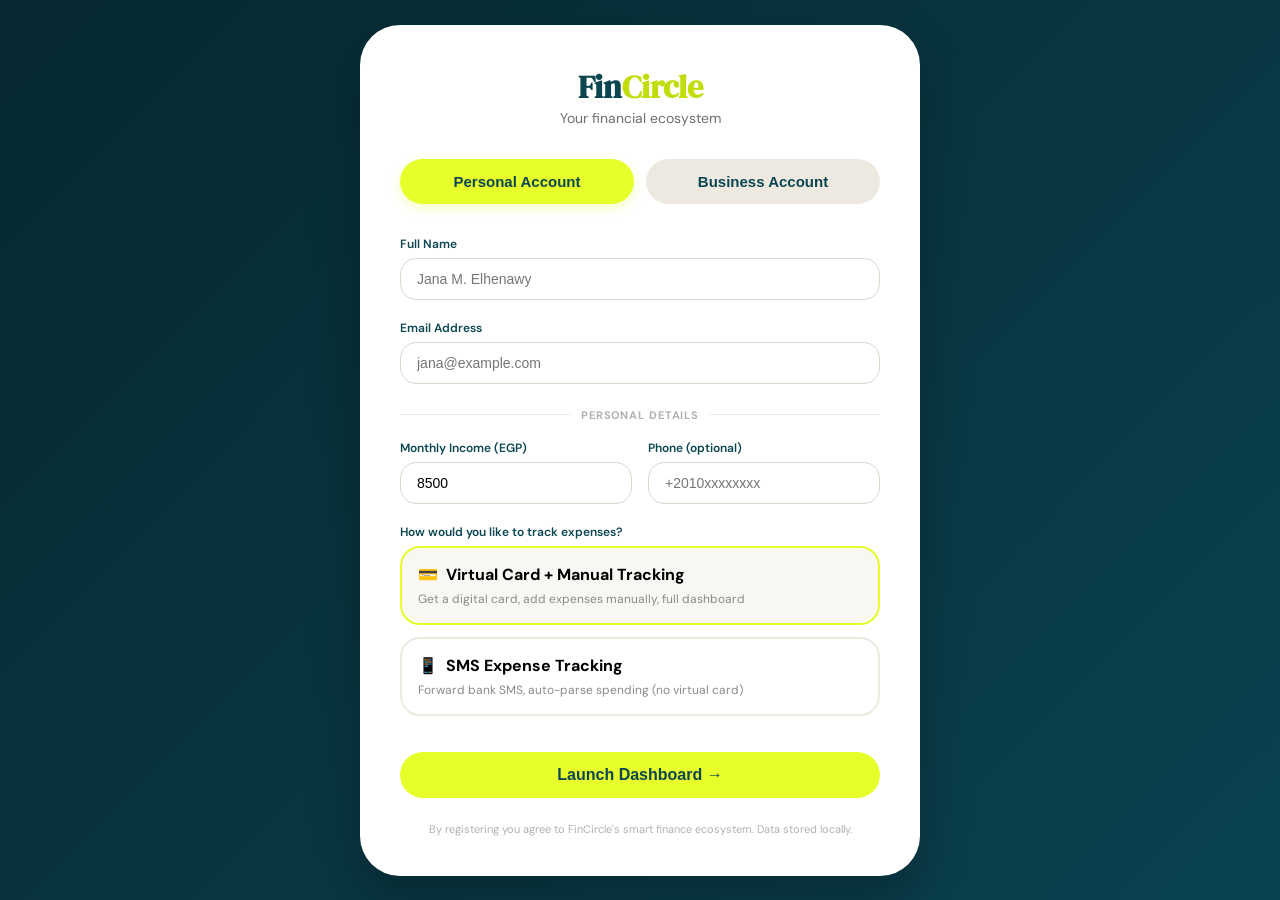
<file: index.html>
<!DOCTYPE html>
<html lang="en">
<head>
<meta charset="UTF-8">
<meta name="viewport" content="width=device-width, initial-scale=1.0">
<title>FinCircle – Register</title>
<link href="https://fonts.googleapis.com/css2?family=DM+Serif+Display:ital@0;1&family=DM+Sans:wght@400;500;600;700&display=swap" rel="stylesheet">
<link href="Stylereg.css" rel="stylesheet">
<style>
/* ── Animated form switcher ── */
.form-section {
  overflow: hidden;
  transition: max-height 0.45s cubic-bezier(0.4,0,0.2,1), opacity 0.35s ease;
}
.form-section.hidden {
  max-height: 0 !important;
  opacity: 0;
  pointer-events: none;
}
.form-section.visible {
  opacity: 1;
}

/* ── Business badge on toggle ── */
.type-btn.business.active {
  background: #0B4650;
  color: #E6FF2B;
  box-shadow: 0 4px 12px rgba(11,70,80,0.25);
}
.type-btn.personal.active {
  background: #E6FF2B;
  color: #0B4650;
  box-shadow: 0 4px 12px rgba(230,255,43,0.3);
}

/* ── Section divider ── */
.section-label {
  display: flex;
  align-items: center;
  gap: 10px;
  margin: 4px 0 18px;
  font-size: 11px;
  font-weight: 700;
  letter-spacing: 0.08em;
  color: #B0B1B4;
  text-transform: uppercase;
}
.section-label::before,
.section-label::after {
  content: '';
  flex: 1;
  height: 1px;
  background: #EDE9E0;
}

/* ── Business extras ── */
.biz-icon { font-size: 20px; margin-right: 4px; }

.input-group select {
  width: 100%;
  padding: 12px 16px;
  border-radius: 16px;
  border: 1.5px solid #DDD8CC;
  font-size: 14px;
  font-family: 'DM Sans', sans-serif;
  background: white;
  color: #0B4650;
  cursor: pointer;
  transition: 0.2s;
  appearance: none;
  background-image: url("data:image/svg+xml,%3Csvg xmlns='http://www.w3.org/2000/svg' width='12' height='8' viewBox='0 0 12 8'%3E%3Cpath d='M1 1l5 5 5-5' stroke='%230B4650' stroke-width='1.8' fill='none' stroke-linecap='round'/%3E%3C/svg%3E");
  background-repeat: no-repeat;
  background-position: right 16px center;
}
.input-group select:focus { border-color: #0D5260; outline: none; }

/* ── Info hint ── */
.input-hint {
  font-size: 11px;
  color: #B0B1B4;
  margin-top: 5px;
  padding-left: 4px;
}

/* ── Payroll & employee highlight ── */
.biz-highlight {
  background: linear-gradient(135deg, #F4FFF0, #EDFFF7);
  border: 1.5px solid #C2DC08;
  border-radius: 20px;
  padding: 16px 18px;
  margin-bottom: 20px;
  display: flex;
  align-items: center;
  gap: 14px;
}
.biz-highlight .bh-icon {
  width: 44px;
  height: 44px;
  background: #E6FF2B;
  border-radius: 14px;
  display: flex;
  align-items: center;
  justify-content: center;
  font-size: 20px;
  flex-shrink: 0;
}
.biz-highlight .bh-text strong {
  display: block;
  font-size: 13px;
  font-weight: 700;
  color: #0B4650;
}
.biz-highlight .bh-text span {
  font-size: 12px;
  color: #6E6F72;
}

/* ── Register button states ── */
.register-btn.biz-mode {
  background: #0B4650;
  color: #E6FF2B;
}
.register-btn.biz-mode:hover {
  background: #0d5260;
  box-shadow: 0 6px 16px rgba(11,70,80,0.3);
}
</style>
</head>
<body>
<div class="register-container">
  <div class="logo">
    <h1>Fin<span>Circle</span></h1>
    <div class="tagline">Your financial ecosystem</div>
  </div>

  <!-- Account type toggle -->
  <div class="toggle-type">
    <button class="type-btn personal active" id="btnPersonal">Personal Account</button>
    <button class="type-btn business" id="btnBusiness">Business Account</button>
  </div>

  <form id="regForm">

    <!-- ══ SHARED: Name + Email ══ -->
    <div class="input-group">
      <label id="nameLabel">Full Name</label>
      <input type="text" id="fullName" placeholder="Jana M. Elhenawy" required>
    </div>
    <div class="input-group">
      <label>Email Address</label>
      <input type="email" id="email" placeholder="jana@example.com" required>
    </div>

    <!-- ══ PERSONAL FORM ══ -->
    <div class="form-section visible" id="personalSection" style="max-height:600px">
      <div class="section-label">Personal Details</div>
      <div class="row-2">
        <div class="input-group">
          <label>Monthly Income (EGP)</label>
          <input type="number" id="income" value="8500" required>
        </div>
        <div class="input-group">
          <label>Phone (optional)</label>
          <input type="tel" id="phone" placeholder="+2010xxxxxxxx">
        </div>
      </div>
      <div class="input-group">
        <label>How would you like to track expenses?</label>
        <div class="method-card selected" data-method="card" id="methodCard">
          <div class="method-title"><span>💳</span> Virtual Card + Manual Tracking</div>
          <div class="method-desc">Get a digital card, add expenses manually, full dashboard</div>
        </div>
        <div class="method-card" data-method="sms" id="methodSMS">
          <div class="method-title"><span>📱</span> SMS Expense Tracking</div>
          <div class="method-desc">Forward bank SMS, auto-parse spending (no virtual card)</div>
        </div>
      </div>
    </div>

    <!-- ══ BUSINESS FORM ══ -->
    <div class="form-section hidden" id="businessSection" style="max-height:0">
      <div class="section-label">Business Details</div>

      <div class="biz-highlight">
        <div class="bh-icon">🏢</div>
        <div class="bh-text">
          <strong>Business Dashboard Unlocked</strong>
          <span>Payroll, revenue tracking, team management & AI insights</span>
        </div>
      </div>

      <div class="input-group">
        <label>Business Name</label>
        <input type="text" id="bizName" placeholder="Apex Solutions LLC">
      </div>

      <div class="row-2">
        <div class="input-group">
          <label>Industry</label>
          <select id="bizIndustry">
            <option value="retail">🛍️ Retail</option>
            <option value="tech">💻 Technology</option>
            <option value="food">🍽️ Food & Beverage</option>
            <option value="consulting">📊 Consulting</option>
            <option value="manufacturing">🏭 Manufacturing</option>
            <option value="healthcare">🏥 Healthcare</option>
            <option value="education">📚 Education</option>
            <option value="real_estate">🏠 Real Estate</option>
            <option value="other">📁 Other</option>
          </select>
        </div>
        <div class="input-group">
          <label>Business Size</label>
          <select id="bizSize">
            <option value="solo">Solo / Freelance</option>
            <option value="small" selected>2–10 Employees</option>
            <option value="medium">11–50 Employees</option>
            <option value="large">50+ Employees</option>
          </select>
        </div>
      </div>

      <div class="row-2">
        <div class="input-group">
          <label>Monthly Revenue (EGP)</label>
          <input type="number" id="bizRevenue" placeholder="150,000" value="150000">
        </div>
        <div class="input-group">
          <label>Monthly Payroll (EGP)</label>
          <input type="number" id="bizPayroll" placeholder="80,000" value="80000">
        </div>
      </div>

      <div class="row-2">
        <div class="input-group">
          <label>Number of Employees</label>
          <input type="number" id="bizEmployees" placeholder="5" value="5" min="1">
        </div>
        <div class="input-group">
          <label>Phone (optional)</label>
          <input type="tel" id="bizPhone" placeholder="+2010xxxxxxxx">
        </div>
      </div>

      <div class="input-group">
        <label>Next Payday</label>
        <input type="date" id="bizPayday" value="2026-05-31">
        <div class="input-hint">Used to schedule payroll reminders and cash-flow alerts</div>
      </div>

      <div class="input-group">
        <label>Preferred Currency</label>
        <select id="bizCurrency">
          <option value="EGP" selected>🇪🇬 EGP – Egyptian Pound</option>
          <option value="USD">🇺🇸 USD – US Dollar</option>
          <option value="EUR">🇪🇺 EUR – Euro</option>
          <option value="SAR">🇸🇦 SAR – Saudi Riyal</option>
          <option value="AED">🇦🇪 AED – UAE Dirham</option>
        </select>
      </div>
    </div>

    <!-- CTA Button -->
    <button type="button" class="register-btn" id="registerBtn">Launch Dashboard →</button>
  </form>

  <div class="legal">By registering you agree to FinCircle's smart finance ecosystem. Data stored locally.</div>
</div>

<script>
let selectedType = 'personal';
let selectedMethod = 'card';

const personalSection = document.getElementById('personalSection');
const businessSection = document.getElementById('businessSection');
const registerBtn = document.getElementById('registerBtn');
const nameLabel = document.getElementById('nameLabel');

// ── Switch to Personal ──
document.getElementById('btnPersonal').addEventListener('click', () => {
  selectedType = 'personal';
  document.getElementById('btnPersonal').classList.add('active');
  document.getElementById('btnBusiness').classList.remove('active');
  // Show personal
  personalSection.classList.remove('hidden');
  personalSection.classList.add('visible');
  personalSection.style.maxHeight = '600px';
  // Hide business
  businessSection.classList.add('hidden');
  businessSection.classList.remove('visible');
  businessSection.style.maxHeight = '0';
  // Update UI
  nameLabel.textContent = 'Full Name';
  registerBtn.classList.remove('biz-mode');
  registerBtn.textContent = 'Launch Dashboard →';
});

// ── Switch to Business ──
document.getElementById('btnBusiness').addEventListener('click', () => {
  selectedType = 'business';
  document.getElementById('btnBusiness').classList.add('active');
  document.getElementById('btnPersonal').classList.remove('active');
  // Hide personal
  personalSection.classList.add('hidden');
  personalSection.classList.remove('visible');
  personalSection.style.maxHeight = '0';
  // Show business
  businessSection.classList.remove('hidden');
  businessSection.classList.add('visible');
  businessSection.style.maxHeight = '1200px';
  // Update UI
  nameLabel.textContent = 'Owner / Contact Name';
  registerBtn.classList.add('biz-mode');
  registerBtn.textContent = 'Launch Business Dashboard →';
});

// ── Tracking method selection (personal) ──
document.getElementById('methodCard').addEventListener('click', () => {
  selectedMethod = 'card';
  document.getElementById('methodCard').classList.add('selected');
  document.getElementById('methodSMS').classList.remove('selected');
});
document.getElementById('methodSMS').addEventListener('click', () => {
  selectedMethod = 'sms';
  document.getElementById('methodSMS').classList.add('selected');
  document.getElementById('methodCard').classList.remove('selected');
});

// ── Register ──
document.getElementById('registerBtn').addEventListener('click', () => {
  const name = document.getElementById('fullName').value.trim();
  const email = document.getElementById('email').value.trim();
  if (!name || !email) return alert('Please fill in name and email');

  let user = { name, email, type: selectedType, notifications: [], transactions: [], installments: [] };

  if (selectedType === 'business') {
    const revenue = +document.getElementById('bizRevenue').value || 150000;
    const payroll = +document.getElementById('bizPayroll').value || 80000;
    user.income = revenue;
    user.balance = revenue - payroll;
    user.onboardMethod = 'card';
    user.businessData = {
      bizName: document.getElementById('bizName').value.trim() || name,
      industry: document.getElementById('bizIndustry').value,
      size: document.getElementById('bizSize').value,
      employees: +document.getElementById('bizEmployees').value || 5,
      revenue,
      payrollTotal: payroll,
      nextPayday: document.getElementById('bizPayday').value,
      currency: document.getElementById('bizCurrency').value,
      phone: document.getElementById('bizPhone').value.trim()
    };
  } else {
    const income = +document.getElementById('income').value || 8500;
    user.income = income;
    user.balance = income * 0.49;
    user.onboardMethod = selectedMethod;
    user.phone = document.getElementById('phone').value.trim();
  }

  localStorage.setItem('fincircle_user', JSON.stringify(user));
  localStorage.setItem('fincircle_session', email);

  if (selectedType === 'business') {
    window.location.href = 'BusinessDashboard.html';
  } else if (selectedMethod === 'card') {
    window.location.href = 'personalDashboard.html';
  } else {
    window.location.href = 'personalSMS.html';
  }
});
</script>
</body>
</html>
</file>
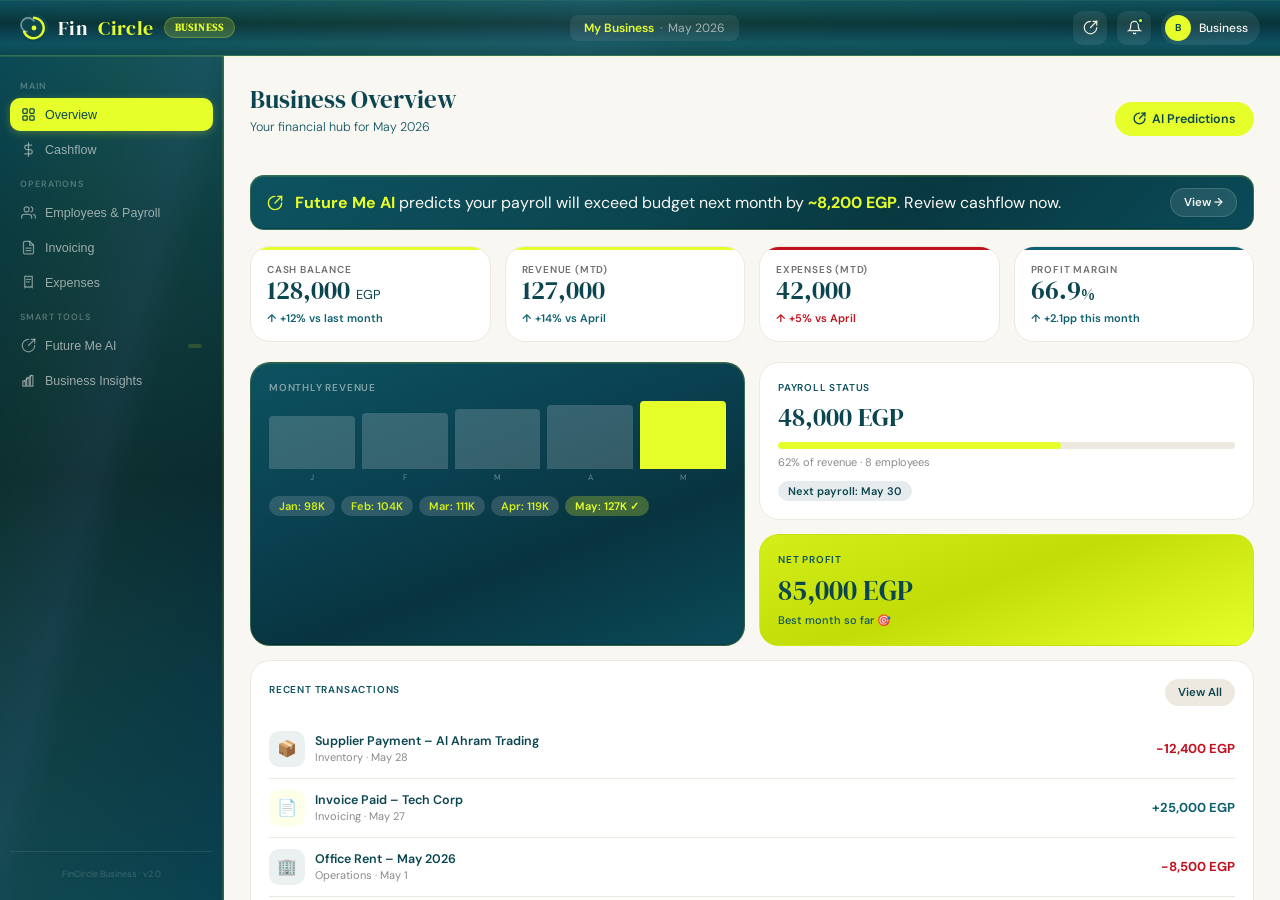
<file: BusinessDashboard.html>
<!DOCTYPE html>
<html lang="en" dir="ltr">
<head>
<meta charset="UTF-8">
<meta name="viewport" content="width=device-width, initial-scale=1.0">
<title>FinCircle – Business Dashboard</title>
<link href="https://fonts.googleapis.com/css2?family=DM+Serif+Display:ital@0;1&family=DM+Sans:opsz,wght@9..40,300;9..40,400;9..40,500;9..40,600&family=Cairo:wght@400;500;600;700&display=swap" rel="stylesheet">
<link rel="stylesheet" href="StyleBusiness.css">

</head>
<body>
<div class="app" id="app">

<!-- ── TOPBAR ── -->
<div class="topbar">
  <div class="logo">
    <svg width="28" height="28" viewBox="0 0 52 52" xmlns="http://www.w3.org/2000/svg">
      <circle cx="26" cy="26" r="26" fill="#0B4650"/>
      <path d="M26,7 A19,19 0 1,1 7.5,33" stroke="#E6FF2B" stroke-width="4.5" fill="none" stroke-linecap="round"/>
      <path d="M26,13 A13,13 0 1,0 13.2,33" stroke="#F9F7F2" stroke-width="3" fill="none" stroke-linecap="round" opacity=".45"/>
      <circle cx="26" cy="26" r="4.5" fill="#E6FF2B"/>
    </svg>
    Fin<span>Circle</span>
    <span class="biz-badge">BUSINESS</span>
  </div>
  <div class="topbar-center">
    <div style="background:rgba(249,247,242,.08);border-radius:8px;padding:5px 14px;font-size:12px;color:rgba(249,247,242,.6)">
      <span style="color:var(--lime);font-weight:600" id="bizNameDisplay">My Business</span>
      &nbsp;·&nbsp; May 2026
    </div>
  </div>
  <div class="topbar-right">
    <button class="icon-btn" onclick="showPage('future',this)" title="Future Me AI">
      <svg width="15" height="15" viewBox="0 0 24 24" fill="none" stroke="currentColor" stroke-width="2" stroke-linecap="round"><path d="M12 2a10 10 0 1 0 10 10"/><path d="M22 2 L12 12"/><path d="M16 2h6v6"/></svg>
    </button>
    <button class="icon-btn" style="position:relative">
      <svg width="15" height="15" viewBox="0 0 24 24" fill="none" stroke="currentColor" stroke-width="2" stroke-linecap="round"><path d="M18 8A6 6 0 0 0 6 8c0 7-3 9-3 9h18s-3-2-3-9"/><path d="M13.73 21a2 2 0 0 1-3.46 0"/></svg>
      <span class="notif-dot"></span>
    </button>
    <div class="user-chip">
      <div class="user-avatar" id="bizInitials">B</div>
      <span class="user-name" id="bizUserName">Business</span>
    </div>
  </div>
</div>

<!-- ── SIDEBAR ── -->
<div class="sidebar">
  <div class="nav-section">MAIN</div>
  <button class="nav-item active" onclick="showPage('overview',this)">
    <svg width="15" height="15" viewBox="0 0 24 24" fill="none" stroke="currentColor" stroke-width="2" stroke-linecap="round"><rect x="3" y="3" width="7" height="7" rx="1.5"/><rect x="14" y="3" width="7" height="7" rx="1.5"/><rect x="3" y="14" width="7" height="7" rx="1.5"/><rect x="14" y="14" width="7" height="7" rx="1.5"/></svg>
    <span>Overview</span>
  </button>
  <button class="nav-item" onclick="showPage('cashflow',this)">
    <svg width="15" height="15" viewBox="0 0 24 24" fill="none" stroke="currentColor" stroke-width="2" stroke-linecap="round"><line x1="12" y1="1" x2="12" y2="23"/><path d="M17 5H9.5a3.5 3.5 0 0 0 0 7h5a3.5 3.5 0 0 1 0 7H6"/></svg>
    <span>Cashflow</span>
  </button>

  <div class="nav-section">OPERATIONS</div>
  <button class="nav-item" onclick="showPage('employees',this)">
    <svg width="15" height="15" viewBox="0 0 24 24" fill="none" stroke="currentColor" stroke-width="2" stroke-linecap="round"><path d="M17 21v-2a4 4 0 00-4-4H5a4 4 0 00-4 4v2"/><circle cx="9" cy="7" r="4"/><path d="M23 21v-2a4 4 0 00-3-3.87M16 3.13a4 4 0 010 7.75"/></svg>
    <span>Employees & Payroll</span>
  </button>
  <button class="nav-item" onclick="showPage('invoicing',this)">
    <svg width="15" height="15" viewBox="0 0 24 24" fill="none" stroke="currentColor" stroke-width="2" stroke-linecap="round"><path d="M14 2H6a2 2 0 0 0-2 2v16a2 2 0 0 0 2 2h12a2 2 0 0 0 2-2V8z"/><polyline points="14 2 14 8 20 8"/><line x1="16" y1="13" x2="8" y2="13"/><line x1="16" y1="17" x2="8" y2="17"/></svg>
    <span>Invoicing</span>
  </button>
  <button class="nav-item" onclick="showPage('expenses',this)">
    <svg width="15" height="15" viewBox="0 0 24 24" fill="none" stroke="currentColor" stroke-width="2" stroke-linecap="round"><path d="M6 2h12v18l-2-1.5-2 1.5-2-1.5-2 1.5-2-1.5-2 1.5V2z"/><line x1="9" y1="7" x2="15" y2="7"/><line x1="9" y1="11" x2="13" y2="11"/></svg>
    <span>Expenses</span>
  </button>

  <div class="nav-section">SMART TOOLS</div>
  <button class="nav-item" onclick="showPage('future',this)">
    <svg width="15" height="15" viewBox="0 0 24 24" fill="none" stroke="currentColor" stroke-width="2" stroke-linecap="round"><path d="M12 2a10 10 0 1 0 10 10"/><path d="M22 2 L12 12"/><path d="M16 2h6v6"/></svg>
    <span>Future Me AI</span>
    <span class="nav-badge"></span>
  </button>
  <button class="nav-item" onclick="showPage('insights',this)">
    <svg width="15" height="15" viewBox="0 0 24 24" fill="none" stroke="currentColor" stroke-width="2" stroke-linecap="round"><rect x="3" y="13" width="4" height="8"/><rect x="9" y="8" width="4" height="13"/><rect x="15" y="4" width="4" height="17"/><path d="M5 13 L11 8 L17 4" stroke-dasharray="2 2"/></svg>
    <span>Business Insights</span>
  </button>

  <div class="sidebar-footer">
    <div style="font-size:9px;color:rgba(249,247,242,.2);text-align:center;padding:6px">FinCircle Business · v2.0</div>
  </div>
</div>

<!-- ── MAIN CONTENT ── -->
<div class="main" id="mainContent">

<!-- ══ OVERVIEW PAGE ══ -->
<div class="page active" id="page-overview">
  <div class="flex-between" style="margin-bottom:20px">
    <div>
      <div class="page-title">Business Overview</div>
      <div class="page-sub">Your financial hub for May 2026</div>
    </div>
    <button class="btn primary" onclick="showPage('future',document.querySelector('[onclick*=future]'))">
      <svg width="13" height="13" viewBox="0 0 24 24" fill="none" stroke="currentColor" stroke-width="2.5" stroke-linecap="round"><path d="M12 2a10 10 0 1 0 10 10"/><path d="M22 2 L12 12"/><path d="M16 2h6v6"/></svg>
      AI Predictions
    </button>
  </div>

  <div class="alert-banner">
    <svg width="16" height="16" viewBox="0 0 24 24" fill="none" stroke="var(--lime)" stroke-width="2" stroke-linecap="round"><path d="M12 2a10 10 0 1 0 10 10"/><path d="M22 2 L12 12"/><path d="M16 2h6v6"/></svg>
    <div><b style="color:var(--lime)">Future Me AI</b> predicts your payroll will exceed budget next month by <b style="color:var(--lime)">~8,200 EGP</b>. Review cashflow now.</div>
    <button class="btn sm ghost" style="margin-left:auto;flex-shrink:0" onclick="showPage('future',null)">View →</button>
  </div>

  <div class="kpi-grid">
    <div class="kpi-card lime-top">
      <div class="kpi-label">Cash Balance</div>
      <div class="kpi-value">128,000 <span style="font-size:13px;font-family:var(--font-body)">EGP</span></div>
      <div class="kpi-change up">↑ +12% vs last month</div>
    </div>
    <div class="kpi-card lime-top">
      <div class="kpi-label">Revenue (MTD)</div>
      <div class="kpi-value">127,000</div>
      <div class="kpi-change up">↑ +14% vs April</div>
    </div>
    <div class="kpi-card red-top">
      <div class="kpi-label">Expenses (MTD)</div>
      <div class="kpi-value">42,000</div>
      <div class="kpi-change down">↑ +5% vs April</div>
    </div>
    <div class="kpi-card teal-top">
      <div class="kpi-label">Profit Margin</div>
      <div class="kpi-value">66.9<span style="font-size:16px">%</span></div>
      <div class="kpi-change up">↑ +2.1pp this month</div>
    </div>
  </div>

  <div class="grid-2">
    <div class="card green">
      <div class="label light" style="margin-bottom:12px">MONTHLY REVENUE</div>
      <div class="bar-chart" id="revChart"></div>
      <div style="display:flex;gap:6px;flex-wrap:wrap;margin-top:10px">
        <span class="tag light">Jan: 98K</span>
        <span class="tag light">Feb: 104K</span>
        <span class="tag light">Mar: 111K</span>
        <span class="tag light">Apr: 119K</span>
        <span class="tag" style="background:rgba(230,255,43,.25);color:var(--lime)">May: 127K ✓</span>
      </div>
    </div>
    <div style="display:flex;flex-direction:column;gap:14px">
      <div class="card">
        <div class="label">PAYROLL STATUS</div>
        <div style="font-family:var(--font-display);font-size:26px;color:var(--teal);margin:4px 0">48,000 EGP</div>
        <div class="progress-bg"><div class="progress-fill" style="width:62%"></div></div>
        <div class="sub" style="margin-top:6px">62% of revenue · 8 employees</div>
        <div style="margin-top:10px"><span class="tag green">Next payroll: May 30</span></div>
      </div>
      <div class="card lime">
        <div class="label" style="color:var(--teal2)">NET PROFIT</div>
        <div style="font-family:var(--font-display);font-size:28px;color:var(--teal);margin:4px 0">85,000 EGP</div>
        <div style="font-size:11px;color:var(--teal2);font-weight:500">Best month so far 🎯</div>
      </div>
    </div>
  </div>

  <div class="card" style="margin-top:14px">
    <div class="flex-between" style="margin-bottom:14px">
      <div class="label">RECENT TRANSACTIONS</div>
      <button class="btn sm secondary" onclick="showPage('expenses',null)">View All</button>
    </div>
    <div class="row-item">
      <div class="icon-box" style="background:rgba(11,70,80,.08)">📦</div>
      <div style="flex:1"><div class="tx-name">Supplier Payment – Al Ahram Trading</div><div class="tx-cat">Inventory · May 28</div></div>
      <div style="font-size:13px;font-weight:700;color:var(--red)">−12,400 EGP</div>
    </div>
    <div class="row-item">
      <div class="icon-box" style="background:rgba(230,255,43,.1)">📄</div>
      <div style="flex:1"><div class="tx-name">Invoice Paid – Tech Corp</div><div class="tx-cat">Invoicing · May 27</div></div>
      <div style="font-size:13px;font-weight:700;color:var(--teal3)">+25,000 EGP</div>
    </div>
    <div class="row-item">
      <div class="icon-box" style="background:rgba(11,70,80,.08)">🏢</div>
      <div style="flex:1"><div class="tx-name">Office Rent – May 2026</div><div class="tx-cat">Operations · May 1</div></div>
      <div style="font-size:13px;font-weight:700;color:var(--red)">−8,500 EGP</div>
    </div>
    <div class="row-item">
      <div class="icon-box" style="background:rgba(230,255,43,.1)">📄</div>
      <div style="flex:1"><div class="tx-name">Invoice Paid – Retail Store</div><div class="tx-cat">Invoicing · May 22</div></div>
      <div style="font-size:13px;font-weight:700;color:var(--teal3)">+18,200 EGP</div>
    </div>
  </div>
</div>

<!-- ══ CASHFLOW PAGE ══ -->
<div class="page" id="page-cashflow">
  <div class="page-title">Cashflow AI</div>
  <div class="page-sub">90-day intelligent cashflow forecast powered by AI</div>

  <div class="grid-2" style="margin-bottom:16px">
    <div class="card green">
      <div class="label light">AI FORECAST — NEXT 90 DAYS</div>
      <div class="val lg light" style="font-size:32px;margin:8px 0">+85,000 EGP</div>
      <div style="font-size:11.5px;color:rgba(249,247,242,.7);margin-bottom:12px">Positive trajectory based on current revenue trend ✅</div>
      <div class="progress-bg" style="background:rgba(249,247,242,.15)"><div class="progress-fill" style="width:78%"></div></div>
      <div style="font-size:10px;color:rgba(249,247,242,.5);margin-top:6px">78% confidence score</div>
    </div>
    <div style="display:flex;flex-direction:column;gap:12px">
      <div class="card" style="flex:1">
        <div class="label">JUNE FORECAST</div>
        <div style="font-family:var(--font-display);font-size:24px;color:var(--teal3)">137,000 EGP</div>
        <div class="sub">+8% projected growth</div>
      </div>
      <div class="card" style="flex:1">
        <div class="label">JULY FORECAST</div>
        <div style="font-family:var(--font-display);font-size:24px;color:var(--teal3)">148,000 EGP</div>
        <div class="sub">+8% continued trend</div>
      </div>
    </div>
  </div>

  <div class="card">
    <div class="flex-between" style="margin-bottom:14px">
      <div class="label">REVENUE vs EXPENSE TREND</div>
      <div class="flex-row" style="gap:10px">
        <div class="flex-row" style="gap:5px"><div style="width:10px;height:10px;border-radius:2px;background:var(--teal3)"></div><span style="font-size:11px;color:var(--gray)">Revenue</span></div>
        <div class="flex-row" style="gap:5px"><div style="width:10px;height:10px;border-radius:2px;background:var(--red)"></div><span style="font-size:11px;color:var(--gray)">Expenses</span></div>
      </div>
    </div>
    <div id="cashflowChart" style="display:flex;align-items:flex-end;gap:10px;height:100px"></div>
    <div style="display:flex;justify-content:space-between;margin-top:6px;padding:0 2px">
      <span style="font-size:9px;color:var(--gray)">Jan</span><span style="font-size:9px;color:var(--gray)">Feb</span><span style="font-size:9px;color:var(--gray)">Mar</span><span style="font-size:9px;color:var(--gray)">Apr</span><span style="font-size:9px;color:var(--gray)">May</span>
    </div>
  </div>

  <div class="card" style="margin-top:14px">
    <div class="label" style="margin-bottom:12px;color:var(--teal2)">💡 AI RECOMMENDATIONS</div>
    <div style="display:flex;flex-direction:column;gap:10px">
      <div style="background:rgba(11,70,80,.06);border:1px solid rgba(11,70,80,.15);border-radius:12px;padding:13px;display:flex;align-items:flex-start;gap:10px">
        <div style="font-size:18px;flex-shrink:0">📉</div>
        <div><div style="font-weight:600;font-size:12.5px;color:var(--teal);margin-bottom:3px">Reduce Operational Costs by 12%</div><div style="font-size:11.5px;color:var(--teal2);line-height:1.5">Through vendor negotiation → projected saving of <b>+15,000 EGP/year</b>.</div></div>
      </div>
      <div style="background:rgba(230,255,43,.06);border:1px solid rgba(230,255,43,.2);border-radius:12px;padding:13px;display:flex;align-items:flex-start;gap:10px">
        <div style="font-size:18px;flex-shrink:0">📈</div>
        <div><div style="font-weight:600;font-size:12.5px;color:var(--teal);margin-bottom:3px">Expand Digital Sales Channel</div><div style="font-size:11.5px;color:var(--teal2);line-height:1.5">Add e-commerce — AI estimates <b>+22% revenue</b> growth in 6 months based on market trends.</div></div>
      </div>
      <div style="background:rgba(193,18,31,.05);border:1px solid rgba(193,18,31,.15);border-radius:12px;padding:13px;display:flex;align-items:flex-start;gap:10px">
        <div style="font-size:18px;flex-shrink:0">⚠️</div>
        <div><div style="font-weight:600;font-size:12.5px;color:var(--red);margin-bottom:3px">Payroll Risk Alert</div><div style="font-size:11.5px;color:var(--teal2);line-height:1.5">June payroll projected to hit <b>56,000 EGP</b> — 8,200 EGP over current budget. Consider deferring hire.</div></div>
      </div>
    </div>
  </div>
</div>

<!-- ══ EMPLOYEES PAGE ══ -->
<div class="page" id="page-employees">
  <div class="flex-between" style="margin-bottom:20px">
    <div>
      <div class="page-title">Employees & Payroll</div>
      <div class="page-sub">Manage your team and process payments</div>
    </div>
    <button class="btn primary" onclick="openModal('addEmployeeModal')">+ Add Employee</button>
  </div>

  <div class="grid-3" style="margin-bottom:16px">
    <div class="kpi-card lime-top">
      <div class="kpi-label">Total Employees</div>
      <div class="kpi-value" id="empCount">8</div>
      <div class="kpi-change up">↑ +1 this month</div>
    </div>
    <div class="kpi-card lime-top">
      <div class="kpi-label">Monthly Payroll</div>
      <div class="kpi-value" id="payrollTotal">48,000</div>
      <div class="kpi-change" style="color:var(--gray)">EGP total</div>
    </div>
    <div class="kpi-card teal-top">
      <div class="kpi-label">Payroll / Revenue</div>
      <div class="kpi-value">37.8%</div>
      <div class="kpi-change up">✓ Healthy ratio</div>
    </div>
  </div>

  <div class="card">
    <div class="flex-between" style="margin-bottom:14px">
      <div class="label">TEAM ROSTER</div>
      <button class="btn sm primary" onclick="processPayroll()">Process Payroll →</button>
    </div>
    <div id="employeeList"></div>
  </div>
</div>

<!-- ══ INVOICING PAGE ══ -->
<div class="page" id="page-invoicing">
  <div class="flex-between" style="margin-bottom:20px">
    <div>
      <div class="page-title">Invoicing</div>
      <div class="page-sub">Create and track client invoices</div>
    </div>
    <button class="btn primary" onclick="openModal('createInvoiceModal')">+ Create Invoice</button>
  </div>

  <div class="grid-3" style="margin-bottom:16px">
    <div class="kpi-card lime-top">
      <div class="kpi-label">Total Invoiced</div>
      <div class="kpi-value">127,000</div>
      <div class="kpi-change up">↑ This month</div>
    </div>
    <div class="kpi-card teal-top">
      <div class="kpi-label">Paid</div>
      <div class="kpi-value">108,500</div>
      <div class="kpi-change up">3 invoices paid</div>
    </div>
    <div class="kpi-card red-top">
      <div class="kpi-label">Pending</div>
      <div class="kpi-value">18,500</div>
      <div class="kpi-change down">2 outstanding</div>
    </div>
  </div>

  <div class="card">
    <div class="label" style="margin-bottom:14px">RECENT INVOICES</div>
    <div id="invoiceList"></div>
  </div>
</div>

<!-- ══ EXPENSES PAGE ══ -->
<div class="page" id="page-expenses">
  <div class="flex-between" style="margin-bottom:20px">
    <div>
      <div class="page-title">Business Expenses</div>
      <div class="page-sub">Track and categorize all outgoing payments</div>
    </div>
    <button class="btn primary" onclick="openModal('addExpenseModal')">+ Add Expense</button>
  </div>

  <div class="grid-2" style="margin-bottom:16px">
    <div class="card green">
      <div class="label light">TOTAL EXPENSES (MTD)</div>
      <div class="val lg light" style="margin:6px 0">42,000 EGP</div>
      <div class="progress-bg" style="background:rgba(249,247,242,.15)"><div class="progress-fill" style="width:33%"></div></div>
      <div style="font-size:10px;color:rgba(249,247,242,.5);margin-top:5px">33% of revenue</div>
    </div>
    <div class="card">
      <div class="label" style="margin-bottom:10px">BY CATEGORY</div>
      <div id="expensePie"></div>
    </div>
  </div>

  <div class="card">
    <div class="label" style="margin-bottom:14px">EXPENSE LOG</div>
    <div id="expenseList"></div>
  </div>
</div>

<!-- ══ FUTURE ME AI PAGE ══ -->
<div class="page" id="page-future">
  <div class="page-title">Future Me AI</div>
  <div class="page-sub">AI-powered spending & cashflow predictions for your business</div>

  <!-- Spending Prediction Panel -->
  <div class="card green" style="margin-bottom:16px">
    <div class="flex-between">
      <div>
        <div class="label light">NEXT MONTH SPENDING PREDICTION</div>
        <div class="val lg light" style="font-size:30px;margin:6px 0" id="predictTotal">Loading...</div>
        <div style="font-size:11.5px;color:rgba(249,247,242,.6)" id="predictSub">Analyzing your business patterns...</div>
      </div>
      <div style="background:rgba(230,255,43,.12);border-radius:50%;width:72px;height:72px;display:flex;align-items:center;justify-content:center;flex-shrink:0;font-size:32px">🔮</div>
    </div>
    <div class="progress-bg" style="background:rgba(249,247,242,.15);margin-top:14px"><div class="progress-fill" id="predictConf" style="width:0%"></div></div>
    <div style="font-size:10px;color:rgba(249,247,242,.4);margin-top:4px" id="predictConfLabel">AI Confidence</div>
  </div>

  <!-- Breakdown Predictions -->
  <div class="card" style="margin-bottom:16px">
    <div class="flex-between" style="margin-bottom:12px">
      <div class="label">PREDICTED SPENDING BREAKDOWN</div>
      <button class="btn sm secondary" onclick="refreshPredictions()">↻ Refresh</button>
    </div>
    <div id="predictBreakdown"></div>
  </div>

  <!-- AI Chat -->
  <div class="card">
    <div class="flex-between" style="margin-bottom:10px">
      <div>
        <div class="label">FUTURE ME AI — ASK ANYTHING</div>
        <div style="font-size:11px;color:var(--gray)">AI financial advisor with full access to your business data</div>
      </div>
      <div style="background:var(--lime);border-radius:50%;width:34px;height:34px;display:flex;align-items:center;justify-content:center;font-size:14px;color:var(--teal);font-weight:700;flex-shrink:0">FC</div>
    </div>
    <div class="chat-wrap">
      <div class="chat-messages" id="bizChatMessages">
        <div class="msg ai">
          <div class="msg-avatar" style="background:var(--lime);color:var(--teal)">FC</div>
          <div class="msg-bubble" id="bizGreeting">Hello! I'm your Future Me AI. I have full access to your business data — revenue, expenses, payroll, and cashflow. I can predict your next month's spending and answer any business finance question. What would you like to know?</div>
        </div>
      </div>
      <div class="quick-chips" id="bizChips">
        <div class="chip" onclick="sendBizChip(this)">Predict next month spending</div>
        <div class="chip" onclick="sendBizChip(this)">Payroll risk analysis</div>
        <div class="chip" onclick="sendBizChip(this)">Cash runway</div>
        <div class="chip" onclick="sendBizChip(this)">Can I hire someone?</div>
        <div class="chip" onclick="sendBizChip(this)">Top expense to cut</div>
      </div>
      <div class="chat-input-row">
        <input class="chat-input" id="bizChatInput" placeholder="Ask your AI advisor..." onkeydown="if(event.key==='Enter')sendBizMsg()">
        <button class="send-btn" onclick="sendBizMsg()">
          <svg width="14" height="14" viewBox="0 0 24 24" fill="none" stroke="var(--teal)" stroke-width="2.5" stroke-linecap="round"><line x1="22" y1="2" x2="11" y2="13"/><polygon points="22 2 15 22 11 13 2 9 22 2"/></svg>
        </button>
      </div>
    </div>
  </div>
</div>

<!-- ══ INSIGHTS PAGE ══ -->
<div class="page" id="page-insights">
  <div class="page-title">Business Insights</div>
  <div class="page-sub">AI-powered analytics and performance metrics</div>

  <div class="grid-2" style="margin-bottom:16px">
    <div class="card green" style="display:flex;gap:20px;align-items:center">
      <div class="score-ring">
        <svg width="96" height="96" viewBox="0 0 96 96">
          <circle cx="48" cy="48" r="40" fill="none" stroke="rgba(249,247,242,.12)" stroke-width="7"/>
          <circle cx="48" cy="48" r="40" fill="none" stroke="#E6FF2B" stroke-width="7" stroke-dasharray="213" stroke-dashoffset="38" stroke-linecap="round"/>
        </svg>
        <div class="score-ring-val"><div class="num">84</div><div class="lbl">Score</div></div>
      </div>
      <div>
        <div class="label light">BUSINESS HEALTH SCORE</div>
        <div style="font-size:13px;color:rgba(249,247,242,.8);margin-top:4px;line-height:1.6">Strong liquidity, healthy margins, moderate payroll ratio.</div>
        <div style="margin-top:8px"><span class="tag light">Top 22% of SMEs</span></div>
      </div>
    </div>
    <div class="card" style="display:flex;flex-direction:column;gap:10px">
      <div class="label">PERFORMANCE METRICS</div>
      <div>
        <div class="flex-between" style="margin-bottom:4px"><span style="font-size:12px;color:var(--teal2)">Revenue Growth</span><span style="font-size:12px;font-weight:700;color:var(--teal3)">+14%</span></div>
        <div class="progress-bg"><div class="progress-fill" style="width:72%"></div></div>
      </div>
      <div>
        <div class="flex-between" style="margin-bottom:4px"><span style="font-size:12px;color:var(--teal2)">Cost Efficiency</span><span style="font-size:12px;font-weight:700;color:var(--teal3)">67%</span></div>
        <div class="progress-bg"><div class="progress-fill teal" style="width:67%"></div></div>
      </div>
      <div>
        <div class="flex-between" style="margin-bottom:4px"><span style="font-size:12px;color:var(--teal2)">Payroll Ratio</span><span style="font-size:12px;font-weight:700;color:var(--teal3)">37.8%</span></div>
        <div class="progress-bg"><div class="progress-fill" style="width:38%"></div></div>
      </div>
      <div>
        <div class="flex-between" style="margin-bottom:4px"><span style="font-size:12px;color:var(--teal2)">Invoice Collection Rate</span><span style="font-size:12px;font-weight:700;color:var(--teal3)">85%</span></div>
        <div class="progress-bg"><div class="progress-fill" style="width:85%"></div></div>
      </div>
    </div>
  </div>

  <div class="card">
    <div class="label" style="margin-bottom:12px">TOP GROWTH OPPORTUNITIES</div>
    <div class="row-item">
      <div class="icon-box" style="background:rgba(230,255,43,.1);font-size:18px">🛒</div>
      <div style="flex:1"><div class="tx-name">Expand Digital Payments Channel</div><div class="tx-cat">Projected ROI: +22% revenue in 6 months</div></div>
      <span class="tag orange">High Impact</span>
    </div>
    <div class="row-item">
      <div class="icon-box" style="background:rgba(230,255,43,.1);font-size:18px">🤝</div>
      <div style="flex:1"><div class="tx-name">Vendor Renegotiation</div><div class="tx-cat">+15,000 EGP/year in operational savings</div></div>
      <span class="tag green">Quick Win</span>
    </div>
    <div class="row-item">
      <div class="icon-box" style="background:rgba(230,255,43,.1);font-size:18px">📊</div>
      <div style="flex:1"><div class="tx-name">Automate Invoice Collection</div><div class="tx-cat">Reduce overdue rate from 15% to under 5%</div></div>
      <span class="tag yellow">Medium Term</span>
    </div>
  </div>
</div>

</div><!-- end .main -->

<!-- ══ MODALS ══ -->

<div class="modal-overlay" id="addEmployeeModal">
  <div class="modal">
    <button class="modal-close" onclick="closeModal('addEmployeeModal')">×</button>
    <div class="modal-title">Add Employee</div>
    <div class="input-group"><div class="input-label">Full Name</div><input type="text" id="newEmpName" placeholder="Ahmed Hassan"></div>
    <div class="input-group"><div class="input-label">Role / Position</div><input type="text" id="newEmpRole" placeholder="Sales Manager"></div>
    <div class="input-group"><div class="input-label">Monthly Salary (EGP)</div><input type="number" id="newEmpSalary" placeholder="8000"></div>
    <div class="input-group"><div class="input-label">Department</div>
      <select id="newEmpDept">
        <option>Operations</option><option>Sales</option><option>Finance</option><option>Technology</option><option>HR</option>
      </select>
    </div>
    <button class="btn primary" style="width:100%;margin-top:4px" onclick="addEmployee()">Add to Roster</button>
  </div>
</div>

<div class="modal-overlay" id="createInvoiceModal">
  <div class="modal">
    <button class="modal-close" onclick="closeModal('createInvoiceModal')">×</button>
    <div class="modal-title">Create Invoice</div>
    <div class="input-group"><div class="input-label">Client Name</div><input type="text" id="invClient" placeholder="Tech Corp"></div>
    <div class="input-group"><div class="input-label">Amount (EGP)</div><input type="number" id="invAmount" placeholder="15000"></div>
    <div class="input-group"><div class="input-label">Description</div><input type="text" id="invDesc" placeholder="Web development services – May 2026"></div>
    <div class="input-group"><div class="input-label">Due Date</div><input type="date" id="invDue"></div>
    <button class="btn primary" style="width:100%;margin-top:4px" onclick="createInvoice()">Generate Invoice</button>
  </div>
</div>

<div class="modal-overlay" id="addExpenseModal">
  <div class="modal">
    <button class="modal-close" onclick="closeModal('addExpenseModal')">×</button>
    <div class="modal-title">Add Expense</div>
    <div class="input-group"><div class="input-label">Expense Name</div><input type="text" id="expName" placeholder="Office supplies"></div>
    <div class="input-group"><div class="input-label">Amount (EGP)</div><input type="number" id="expAmount" placeholder="1200"></div>
    <div class="input-group"><div class="input-label">Category</div>
      <select id="expCat">
        <option>Operations</option><option>Payroll</option><option>Marketing</option><option>Technology</option><option>Rent</option><option>Inventory</option><option>Other</option>
      </select>
    </div>
    <button class="btn primary" style="width:100%;margin-top:4px" onclick="addExpense()">Save Expense</button>
  </div>
</div>

<script>
// ── DATA ──
let bizData = JSON.parse(localStorage.getItem('fincircle_business') || 'null') || {
  company: 'My Business',
  balance: 128000,
  revenue: 127000,
  expenses: 42000,
  employees: [
    { name:'Ahmed Hassan', role:'Operations Manager', salary:10000, dept:'Operations' },
    { name:'Sara Mahmoud', role:'Head of Accounting', salary:9000, dept:'Finance' },
    { name:'Mostafa Ali', role:'Senior Sales', salary:7500, dept:'Sales' },
    { name:'Nour Ibrahim', role:'Frontend Developer', salary:8500, dept:'Technology' },
    { name:'Khaled Saad', role:'HR Specialist', salary:6000, dept:'HR' },
    { name:'Aya Mohamed', role:'Sales Executive', salary:5500, dept:'Sales' },
    { name:'Omar Farouk', role:'Operations', salary:5000, dept:'Operations' },
    { name:'Layla Hassan', role:'Junior Developer', salary:4500, dept:'Technology' }
  ],
  invoices: [
    { client:'Tech Corp', amount:25000, desc:'Software development', status:'Paid', date:'May 27' },
    { client:'Retail Store', amount:18200, desc:'Supply chain services', status:'Paid', date:'May 22' },
    { client:'Al Nour Trading', amount:12500, desc:'Consulting – Q2', status:'Pending', date:'May 15' },
    { client:'Metro Group', amount:8500, desc:'IT infrastructure', status:'Pending', date:'May 10' },
    { client:'Delta Corp', amount:15000, desc:'Marketing campaign', status:'Paid', date:'May 5' }
  ],
  expenseLog: [
    { name:'Supplier Payment – Al Ahram', cat:'Inventory', amount:12400, date:'May 28' },
    { name:'Office Rent – May 2026', cat:'Rent', amount:8500, date:'May 1' },
    { name:'Google Ads – May', cat:'Marketing', amount:3200, date:'May 3' },
    { name:'Software Subscriptions', cat:'Technology', amount:1800, date:'May 1' },
    { name:'Office Supplies', cat:'Operations', amount:950, date:'May 12' },
    { name:'Team Lunch – Quarterly', cat:'Operations', amount:2200, date:'May 15' }
  ]
};

function saveBiz() { localStorage.setItem('fincircle_business', JSON.stringify(bizData)); }

// ── LOAD USER INFO ──
(function() {
  const user = JSON.parse(localStorage.getItem('fincircle_user') || '{}');
  if (user.name) {
    document.getElementById('bizUserName').textContent = user.name.split(' ')[0];
    document.getElementById('bizInitials').textContent = user.name[0].toUpperCase();
  }
  if (bizData.company) document.getElementById('bizNameDisplay').textContent = bizData.company;
})();

// ── NAVIGATION ──
function showPage(id, btn) {
  document.querySelectorAll('.page').forEach(p => p.classList.remove('active'));
  document.querySelectorAll('.nav-item').forEach(b => b.classList.remove('active'));
  const p = document.getElementById('page-' + id);
  if (p) p.classList.add('active');
  if (btn) btn.classList.add('active');
  else document.querySelectorAll('.nav-item').forEach(b => {
    if (b.getAttribute('onclick') && b.getAttribute('onclick').includes("'" + id + "'")) b.classList.add('active');
  });
  if (id === 'future') renderPredictions();
  if (id === 'employees') renderEmployees();
  if (id === 'invoicing') renderInvoices();
  if (id === 'expenses') renderExpenses();
  if (id === 'cashflow') renderCashflowChart();
}

// ── MODALS ──
function openModal(id) { document.getElementById(id).classList.add('open'); }
function closeModal(id) { document.getElementById(id).classList.remove('open'); }
document.querySelectorAll('.modal-overlay').forEach(ov => {
  ov.addEventListener('click', e => { if (e.target === ov) ov.classList.remove('open'); });
});

// ── TOAST ──
function showToast(msg) {
  const t = document.createElement('div');
  t.style.cssText = 'position:fixed;bottom:20px;right:20px;background:var(--teal);color:white;padding:12px 20px;border-radius:12px;z-index:500;font-size:13px;font-weight:500;box-shadow:0 4px 16px rgba(0,0,0,.2);animation:fadeIn .2s ease';
  t.textContent = msg;
  document.body.appendChild(t);
  setTimeout(() => t.remove(), 3000);
}

// ── CHARTS ──
function renderRevChart() {
  const data = [98, 104, 111, 119, 127];
  const max = Math.max(...data);
  const months = ['J','F','M','A','M'];
  const chart = document.getElementById('revChart');
  if (!chart) return;
  chart.innerHTML = data.map((v,i) => `
    <div class="bar-col">
      <div class="bar" style="height:${(v/max*68)}px;background:${i===4?'var(--lime)':'rgba(249,247,242,.18)'}"></div>
      <span class="bl" style="color:rgba(249,247,242,.4)">${months[i]}</span>
    </div>`).join('');
}

function renderCashflowChart() {
  const rev = [98, 104, 111, 119, 127];
  const exp = [34, 36, 38, 40, 42];
  const maxV = Math.max(...rev);
  const chart = document.getElementById('cashflowChart');
  if (!chart) return;
  chart.innerHTML = rev.map((r,i) => `
    <div style="flex:1;display:flex;flex-direction:column;align-items:center;justify-content:flex-end;gap:2px;height:100px">
      <div style="width:100%;border-radius:3px 3px 0 0;height:${(r/maxV*88)}px;background:var(--teal3);opacity:.8"></div>
      <div style="width:60%;border-radius:3px 3px 0 0;height:${(exp[i]/maxV*88)}px;background:var(--red);opacity:.7;margin-top:-${(r/maxV*88)}px;position:relative"></div>
    </div>`).join('');
}

// ── EMPLOYEES ──
function renderEmployees() {
  const list = document.getElementById('employeeList');
  const total = bizData.employees.reduce((a,e) => a+e.salary, 0);
  if (document.getElementById('empCount')) document.getElementById('empCount').textContent = bizData.employees.length;
  if (document.getElementById('payrollTotal')) document.getElementById('payrollTotal').textContent = total.toLocaleString();
  list.innerHTML = bizData.employees.map((e,i) => `
    <div class="emp-row">
      <div class="emp-avatar">${e.name[0]}</div>
      <div class="emp-info">
        <div class="emp-name">${e.name}</div>
        <div class="emp-role">${e.role} · ${e.dept}</div>
      </div>
      <div style="font-family:var(--font-display);font-size:14px;color:var(--teal);margin-right:10px">${e.salary.toLocaleString()} EGP</div>
      <span class="tag green">Active</span>
    </div>`).join('');
}

function addEmployee() {
  const name = document.getElementById('newEmpName').value.trim();
  const role = document.getElementById('newEmpRole').value.trim();
  const salary = +document.getElementById('newEmpSalary').value;
  const dept = document.getElementById('newEmpDept').value;
  if (!name || !salary) return;
  bizData.employees.push({ name, role, salary, dept });
  bizData.expenses += salary;
  saveBiz();
  closeModal('addEmployeeModal');
  renderEmployees();
  showToast(`✓ ${name} added to roster`);
  document.getElementById('newEmpName').value = '';
  document.getElementById('newEmpRole').value = '';
  document.getElementById('newEmpSalary').value = '';
}

function processPayroll() {
  const total = bizData.employees.reduce((a,e) => a+e.salary, 0);
  bizData.balance -= total;
  saveBiz();
  showToast(`✓ Payroll of ${total.toLocaleString()} EGP processed for ${bizData.employees.length} employees`);
}

// ── INVOICES ──
function renderInvoices() {
  const list = document.getElementById('invoiceList');
  list.innerHTML = bizData.invoices.map(inv => `
    <div class="invoice-row">
      <div class="icon-box" style="background:rgba(230,255,43,.1)">📄</div>
      <div style="flex:1">
        <div class="tx-name">${inv.client}</div>
        <div class="tx-cat">${inv.desc} · ${inv.date}</div>
      </div>
      <div style="font-size:13px;font-weight:700;color:var(--teal);margin-right:10px">${inv.amount.toLocaleString()} EGP</div>
      <span class="tag ${inv.status==='Paid'?'green':'orange'}">${inv.status}</span>
    </div>`).join('');
}

function createInvoice() {
  const client = document.getElementById('invClient').value.trim();
  const amount = +document.getElementById('invAmount').value;
  const desc = document.getElementById('invDesc').value.trim();
  if (!client || !amount) return;
  const today = new Date().toLocaleDateString('en-GB',{day:'numeric',month:'short'});
  bizData.invoices.unshift({ client, amount, desc, status:'Pending', date:today });
  saveBiz();
  closeModal('createInvoiceModal');
  renderInvoices();
  showToast(`✓ Invoice for ${client} created — ${amount.toLocaleString()} EGP`);
}

// ── EXPENSES ──
function renderExpenses() {
  const list = document.getElementById('expenseList');
  list.innerHTML = bizData.expenseLog.map(exp => `
    <div class="row-item">
      <div class="icon-box" style="background:rgba(193,18,31,.06);font-size:14px">📤</div>
      <div style="flex:1"><div class="tx-name">${exp.name}</div><div class="tx-cat">${exp.cat} · ${exp.date}</div></div>
      <div style="font-size:13px;font-weight:700;color:var(--red)">−${exp.amount.toLocaleString()} EGP</div>
    </div>`).join('');
  // Pie by category
  const cats = {};
  bizData.expenseLog.forEach(e => { cats[e.cat] = (cats[e.cat]||0) + e.amount; });
  const total = Object.values(cats).reduce((a,b)=>a+b,0);
  const colors = ['var(--teal)','var(--teal3)','var(--lime3)','var(--teal2)','#C1121F','var(--gray)'];
  const pie = document.getElementById('expensePie');
  if (pie) {
    pie.innerHTML = Object.entries(cats).map(([k,v],i) => `
      <div style="display:flex;align-items:center;gap:8px;margin-bottom:7px">
        <div style="width:8px;height:8px;border-radius:2px;background:${colors[i%colors.length]};flex-shrink:0"></div>
        <div style="flex:1;font-size:11.5px;color:var(--teal2)">${k}</div>
        <div style="font-size:11.5px;font-weight:700;color:var(--teal)">${v.toLocaleString()} EGP</div>
        <div style="font-size:10px;color:var(--gray)">${(v/total*100).toFixed(0)}%</div>
      </div>`).join('');
  }
}

function addExpense() {
  const name = document.getElementById('expName').value.trim();
  const amount = +document.getElementById('expAmount').value;
  const cat = document.getElementById('expCat').value;
  if (!name || !amount) return;
  const today = new Date().toLocaleDateString('en-GB',{day:'numeric',month:'short'});
  bizData.expenseLog.unshift({ name, amount, cat, date:today });
  bizData.expenses += amount;
  bizData.balance -= amount;
  saveBiz();
  closeModal('addExpenseModal');
  renderExpenses();
  showToast(`✓ Expense of ${amount.toLocaleString()} EGP recorded`);
}

// ── FUTURE ME AI — SPENDING PREDICTIONS ──
function computePredictions() {
  const payroll = bizData.employees.reduce((a,e) => a+e.salary, 0);
  // Predict slight growth in all categories
  return {
    total: Math.round((bizData.expenses + payroll) * 1.05),
    confidence: 87,
    items: [
      { label:'Payroll', predicted: Math.round(payroll * 1.08), current: payroll, icon:'👥', conf:95 },
      { label:'Inventory & Suppliers', predicted: Math.round(13500 * 1.06), current: 12400, icon:'📦', conf:80 },
      { label:'Office Rent', predicted: 8500, current: 8500, icon:'🏢', conf:100 },
      { label:'Marketing & Ads', predicted: Math.round(3200 * 1.15), current: 3200, icon:'📣', conf:72 },
      { label:'Technology', predicted: Math.round(1800 * 1.02), current: 1800, icon:'💻', conf:90 },
      { label:'Operations (misc)', predicted: Math.round(3150 * 1.08), current: 3150, icon:'⚙️', conf:65 }
    ]
  };
}

function renderPredictions() {
  const pred = computePredictions();
  document.getElementById('predictTotal').textContent = pred.total.toLocaleString() + ' EGP';
  document.getElementById('predictSub').textContent = `Based on ${bizData.employees.length} employees and ${bizData.expenseLog.length} expense patterns`;
  setTimeout(() => {
    if (document.getElementById('predictConf')) {
      document.getElementById('predictConf').style.width = pred.confidence + '%';
      document.getElementById('predictConfLabel').textContent = `AI Confidence: ${pred.confidence}%`;
    }
  }, 300);

  const maxPred = Math.max(...pred.items.map(x => x.predicted));
  const breakdown = document.getElementById('predictBreakdown');
  breakdown.innerHTML = pred.items.map(item => {
    const change = item.predicted - item.current;
    const pct = ((change / item.current) * 100).toFixed(1);
    const changeColor = change > 0 ? '#C1121F' : 'var(--teal3)';
    const barWidth = Math.round((item.predicted / maxPred) * 100);
    return `
    <div class="predict-item">
      <div style="font-size:20px;flex-shrink:0">${item.icon}</div>
      <div class="predict-bar-wrap">
        <div class="flex-between">
          <span class="predict-label">${item.label}</span>
          <span style="font-size:10px;color:${changeColor};font-weight:600">${change>0?'+':''}${change.toLocaleString()} EGP (${pct}%)</span>
        </div>
        <div class="flex-between" style="margin-top:1px">
          <span class="predict-amount">${item.predicted.toLocaleString()} EGP</span>
          <span class="predict-conf">Conf: ${item.conf}%</span>
        </div>
        <div class="progress-bg" style="margin-top:6px"><div class="progress-fill ${change>100?'red':''}" style="width:${barWidth}%"></div></div>
      </div>
    </div>`;
  }).join('');
}

function refreshPredictions() {
  document.getElementById('predictTotal').textContent = 'Recalculating...';
  document.getElementById('predictBreakdown').innerHTML = '<div style="text-align:center;padding:20px;color:var(--gray);font-size:12px">AI is analyzing your patterns...</div>';
  setTimeout(renderPredictions, 1200);
}

// ── FUTURE ME AI CHAT ──
const bizAIResponses = {
  'predict': () => {
    const p = computePredictions();
    return `Based on your data, I predict <b>${p.total.toLocaleString()} EGP</b> in total spending next month. The biggest driver is payroll growing to <b>${bizData.employees.reduce((a,e)=>a+e.salary,0)*1.08|0} EGP</b> (+8%). Confidence: ${p.confidence}%.`;
  },
  'payroll': () => {
    const total = bizData.employees.reduce((a,e) => a+e.salary, 0);
    const pred = total * 1.08;
    return `Current payroll: <b>${total.toLocaleString()} EGP/month</b> for ${bizData.employees.length} employees. My prediction for June: <b>${(pred|0).toLocaleString()} EGP</b> — that's <b>${((pred-total)|0).toLocaleString()} EGP above budget</b>. I recommend deferring any new hire until August.`;
  },
  'hire': () => {
    const runway = bizData.balance / (bizData.expenses / 1);
    return `Your current balance is <b>${bizData.balance.toLocaleString()} EGP</b> with monthly expenses of <b>${bizData.expenses.toLocaleString()} EGP</b>. Cash runway: ~3 months. I'd recommend waiting until revenue stabilizes above <b>140,000 EGP/month</b> before adding headcount. You can afford a new hire at <b>max 5,500 EGP/month</b> safely.`;
  },
  'runway': () => `Your balance is <b>${bizData.balance.toLocaleString()} EGP</b>. At current burn rate, cash runway is approximately <b>3 months</b>. With current revenue trajectory, you should maintain positive cashflow indefinitely — but keep 2 months reserve as buffer.`,
  'cut': () => `Biggest cost-cutting opportunity: <b>Marketing</b> — you spent 3,200 EGP but could optimize to 2,000 EGP with better targeting (saving 14,400 EGP/year). Also consider renegotiating your Inventory supplier — potential <b>12% reduction</b> = 15,000 EGP saved annually.`,
  'revenue': () => `Revenue trend: Jan 98K → May 127K (+30% in 5 months). At this rate, I predict <b>158,000 EGP by August</b>. Your Q3 target should be 145,000 EGP/month. Top clients: Tech Corp (25K), Retail Store (18K), Delta Corp (15K).`,
  'default': () => `Based on your business data — balance <b>${bizData.balance.toLocaleString()} EGP</b>, revenue <b>${bizData.revenue.toLocaleString()} EGP</b>, ${bizData.employees.length} employees. Ask me about spending predictions, payroll risk, hiring capacity, or revenue forecasts!`
};

function getBizAIResponse(msg) {
  const m = msg.toLowerCase();
  if (m.includes('predict') || m.includes('next month') || m.includes('spending')) return bizAIResponses['predict']();
  if (m.includes('payroll') || m.includes('salary') || m.includes('risk')) return bizAIResponses['payroll']();
  if (m.includes('hire') || m.includes('employee') || m.includes('afford')) return bizAIResponses['hire']();
  if (m.includes('runway') || m.includes('cash') || m.includes('balance')) return bizAIResponses['runway']();
  if (m.includes('cut') || m.includes('reduce') || m.includes('save') || m.includes('top expense')) return bizAIResponses['cut']();
  if (m.includes('revenue') || m.includes('growth') || m.includes('sales')) return bizAIResponses['revenue']();
  return bizAIResponses['default']();
}

function sendBizMsg() {
  const input = document.getElementById('bizChatInput');
  const msg = input.value.trim();
  if (!msg) return;
  addBizMsg(msg, 'user');
  input.value = '';
  showBizTyping();
  setTimeout(() => { removeBizTyping(); addBizMsg(getBizAIResponse(msg), 'ai'); }, 1400);
}

function sendBizChip(el) {
  const msg = el.textContent;
  addBizMsg(msg, 'user');
  showBizTyping();
  setTimeout(() => { removeBizTyping(); addBizMsg(getBizAIResponse(msg), 'ai'); }, 1400);
}

function addBizMsg(text, type) {
  const wrap = document.getElementById('bizChatMessages');
  const div = document.createElement('div');
  div.className = 'msg ' + type;
  const bg = type === 'ai' ? 'var(--lime)' : 'var(--teal)';
  const col = type === 'ai' ? 'var(--teal)' : 'var(--offwhite)';
  const initials = type === 'ai' ? 'FC' : (document.getElementById('bizInitials').textContent || 'B');
  div.innerHTML = `<div class="msg-avatar" style="background:${bg};color:${col}">${initials}</div><div class="msg-bubble">${text}</div>`;
  wrap.appendChild(div);
  wrap.scrollTop = wrap.scrollHeight;
}

function showBizTyping() {
  const wrap = document.getElementById('bizChatMessages');
  const div = document.createElement('div');
  div.className = 'msg ai'; div.id = 'bizTyping';
  div.innerHTML = `<div class="msg-avatar" style="background:var(--lime);color:var(--teal)">FC</div><div class="msg-bubble"><div class="typing-dots"><span></span><span></span><span></span></div></div>`;
  wrap.appendChild(div); wrap.scrollTop = wrap.scrollHeight;
}

function removeBizTyping() {
  const el = document.getElementById('bizTyping');
  if (el) el.remove();
}

// ── INIT ──
renderRevChart();
renderEmployees();
renderInvoices();

// Chat input enter key
document.getElementById('bizChatInput').addEventListener('keydown', e => {
  if (e.key === 'Enter') sendBizMsg();
});
</script>
</body>
</html>
</file>
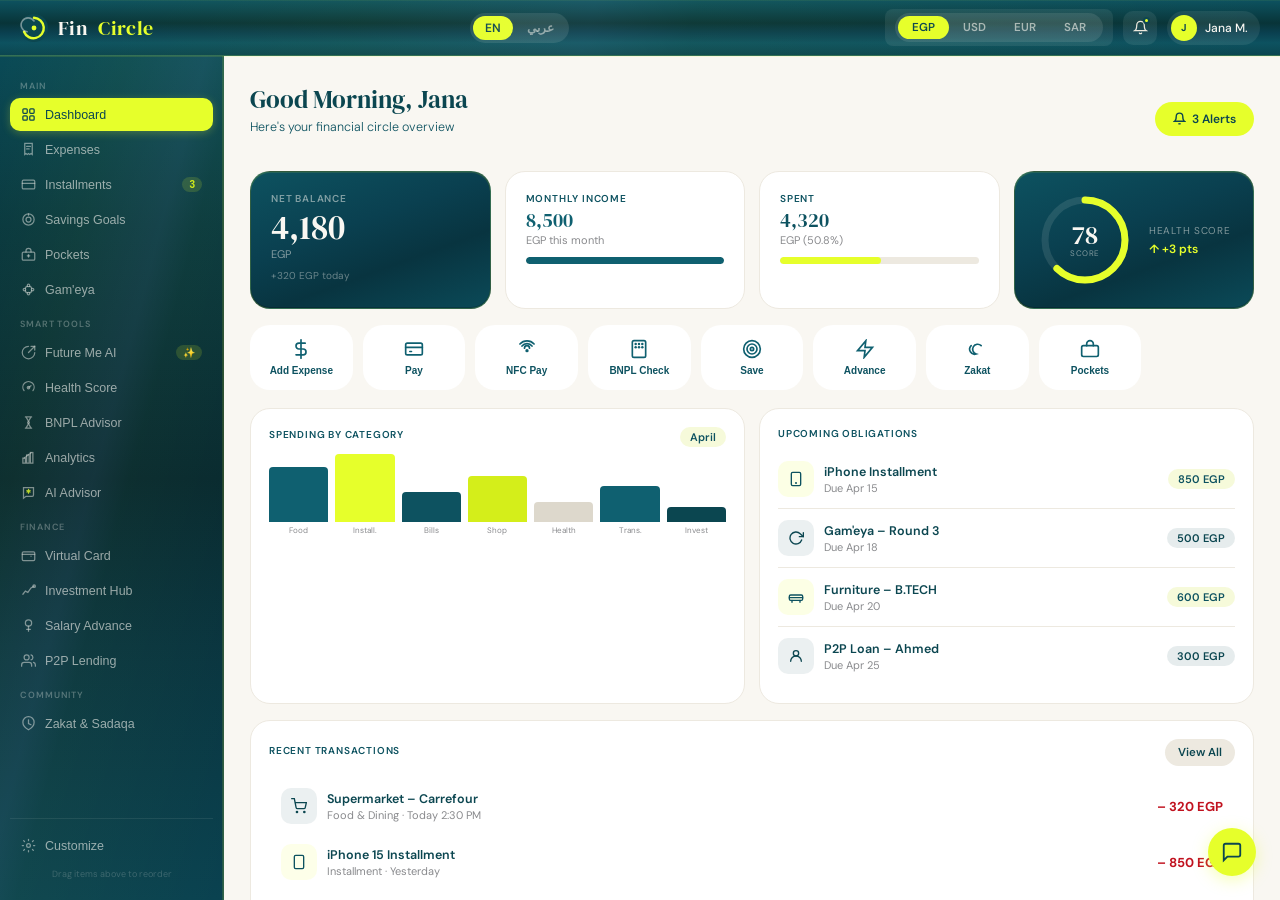
<file: personalDashboard.html>
<!DOCTYPE html>
<html lang="en" dir="ltr">
<head>
<meta charset="UTF-8">
<meta name="viewport" content="width=device-width, initial-scale=1.0">
<title>FinCircle – دائرتك المالية</title>
<link href="https://fonts.googleapis.com/css2?family=DM+Serif+Display:ital@0;1&family=DM+Sans:opsz,wght@9..40,300;9..40,400;9..40,500;9..40,600&family=Cairo:wght@400;500;600;700&display=swap" rel="stylesheet">
<style>
:root {
  /* ── NEW PALETTE ── */
  --lime:    #E6FF2B;
  --lime2:   #D4EE1A;
  --lime3:   #C2DC08;
  --teal:    #0B4650;
  --teal2:   #0D5260;
  --teal3:   #0F6070;
  --teal4:   #1A7A88;
  --offwhite:#F9F7F2;
  --offwhite2:#EDE9E0;
  --offwhite3:#DDD8CC;
  --gray:    #898A8D;
  --gray2:   #6E6F72;
  --gray3:   #B0B1B4;

  /* ── SEMANTIC ALIASES ── */
  --sand:    var(--offwhite);
  --sand2:   var(--offwhite2);
  --sand3:   var(--offwhite3);
  --crimson: var(--teal);
  --crimson2:var(--teal2);
  --crimson3:var(--teal3);
  --crimson4:var(--teal4);
  --steel:   var(--lime3);
  --steel2:  var(--lime2);
  --steel3:  var(--lime);
  --danger:  #C1121F;
  --gold:    var(--lime);
  --navy:    var(--teal);
  --text:    var(--teal);
  --text2:   var(--teal2);

  /* Legacy compat */
  --beige:   var(--offwhite);
  --beige2:  var(--offwhite2);
  --beige3:  var(--offwhite3);
  --green:   var(--teal);
  --green2:  var(--teal2);
  --green3:  var(--teal3);
  --green4:  var(--teal4);
  --orange:  var(--lime);
  --orange2: var(--lime2);
  --orange3: var(--lime3);
  --red:     #C1121F;
  --yellow:  var(--lime);

  --r: 14px; --r2: 20px;
  --font-display: 'DM Serif Display', serif;
  --font-body: 'DM Sans', sans-serif;
}
[lang="ar"] { --font-body: 'Cairo', sans-serif; }

/* ── METALLIC TEAL SYSTEM ── */
:root {
  --mg-topbar: linear-gradient(180deg,
    #0D5260 0%, #0B4650 18%, #083438 42%, #0A4050 60%, #0D5260 78%, #0B4650 100%);
  --mg-sidebar: linear-gradient(180deg,
    #0A4A56 0%, #083840 20%, #062830 50%, #083440 70%, #0A4250 100%);
  --mg-nav-active: linear-gradient(135deg,
    #E6FF2B 0%, #C2DC08 30%, #A8C000 55%, #C2DC08 75%, #E6FF2B 100%);
  --mg-card-teal: linear-gradient(160deg,
    #0D5260 0%, #0A4050 40%, #083440 65%, #0B4A58 100%);
  --metal-sheen: linear-gradient(105deg,
    transparent 0%, rgba(230,255,43,.04) 28%, rgba(255,255,255,.06) 46%,
    rgba(230,255,43,.03) 54%, transparent 100%);
  --metal-border: rgba(230,255,43,.18);
  --metal-border-bright: rgba(230,255,43,.12);
}

*,*::before,*::after{box-sizing:border-box;margin:0;padding:0}
html,body{height:100%;font-family:var(--font-body);background:#062830;color:var(--teal);overflow:hidden}
::-webkit-scrollbar{width:4px;height:4px}
::-webkit-scrollbar-track{background:transparent}
::-webkit-scrollbar-thumb{background:var(--offwhite3);border-radius:4px}

/* ── LAYOUT ── */
.app{display:grid;grid-template-columns:224px 1fr;grid-template-rows:56px 1fr;height:100vh}
.topbar{grid-column:1/-1;background:var(--mg-topbar);border-bottom:1px solid var(--metal-border);box-shadow:0 1px 0 var(--metal-border-bright),inset 0 1px 0 rgba(230,255,43,.06);display:flex;align-items:center;justify-content:space-between;padding:0 20px;gap:12px;z-index:10;position:relative}.topbar::after{content:'';position:absolute;inset:0;background:var(--metal-sheen);pointer-events:none}
.logo{font-family:var(--font-display);font-size:20px;color:var(--offwhite);letter-spacing:.02em;white-space:nowrap;display:flex;align-items:center;gap:10px}
.logo svg{flex-shrink:0}
.logo span{color:var(--lime)}
.topbar-center{flex:1;display:flex;justify-content:center}
.lang-toggle{display:flex;background:rgba(249,247,242,.1);border-radius:50px;padding:3px;gap:2px}
.lang-btn{border:none;background:none;padding:4px 12px;border-radius:50px;font-size:12px;font-weight:600;cursor:pointer;color:rgba(249,247,242,.5);transition:all .2s;font-family:var(--font-body)}
.lang-btn.active{background:var(--lime);color:var(--teal)}
.topbar-right{display:flex;align-items:center;gap:10px}
.icon-btn{position:relative;background:rgba(249,247,242,.08);border:none;width:34px;height:34px;border-radius:10px;cursor:pointer;display:flex;align-items:center;justify-content:center;font-size:15px;transition:background .15s;color:var(--offwhite2)}
.icon-btn:hover{background:rgba(249,247,242,.15)}
.notif-dot{position:absolute;top:6px;right:7px;width:7px;height:7px;background:var(--lime);border-radius:50%;border:2px solid var(--teal)}
.user-chip{display:flex;align-items:center;gap:8px;background:rgba(249,247,242,.08);border-radius:50px;padding:4px 12px 4px 4px;cursor:pointer;transition:background .15s}
.user-chip:hover{background:rgba(249,247,242,.15)}
.user-avatar{width:26px;height:26px;border-radius:50%;background:var(--lime);display:flex;align-items:center;justify-content:center;font-size:10px;font-weight:700;color:var(--teal)}
.user-name{font-size:12px;color:var(--offwhite);font-weight:500}

/* ── SIDEBAR ── */
.sidebar{background:var(--mg-sidebar);border-right:1px solid var(--metal-border);box-shadow:inset -1px 0 0 var(--metal-border-bright);padding:14px 10px;display:flex;flex-direction:column;gap:2px;overflow-y:auto;position:relative}.sidebar::before{content:'';position:absolute;inset:0;background:var(--metal-sheen);pointer-events:none;z-index:0}.sidebar>*{position:relative;z-index:1}
.nav-section{font-size:9px;color:rgba(249,247,242,.3);text-transform:uppercase;letter-spacing:.1em;padding:10px 10px 4px;font-weight:600}
.nav-item{display:flex;align-items:center;gap:9px;padding:9px 11px;border-radius:10px;cursor:pointer;font-size:12.5px;font-weight:500;color:rgba(249,247,242,.6);transition:all .15s;border:none;background:none;width:100%;text-align:left;position:relative}
.nav-item:hover{background:rgba(249,247,242,.07);color:var(--offwhite)}
.nav-item.active{background:var(--lime);color:var(--teal);box-shadow:0 2px 8px rgba(230,255,43,.25)}
.nav-item svg{flex-shrink:0;opacity:.8}
.nav-item.active svg{opacity:1}
.nav-badge{margin-left:auto;background:rgba(230,255,43,.15);color:var(--lime2);border-radius:10px;padding:2px 7px;font-size:10px;font-weight:600}
.nav-item.active .nav-badge{background:rgba(11,70,80,.2);color:var(--teal)}
.sidebar-footer{margin-top:auto;padding-top:10px;border-top:1px solid rgba(249,247,242,.08)}
.customize-hint{font-size:9px;color:rgba(249,247,242,.2);text-align:center;padding:6px;cursor:pointer;transition:color .2s}
.customize-hint:hover{color:rgba(249,247,242,.4)}

/* ── MAIN ── */
.main{background:var(--offwhite);overflow-y:auto;position:relative}
.page{display:none;padding:26px;animation:fadeIn .22s ease}
.page.active{display:block}
@keyframes fadeIn{from{opacity:0;transform:translateY(5px)}to{opacity:1;transform:translateY(0)}}

/* ── ALERT BANNER ── */
.alert-banner{background:linear-gradient(135deg,#0D5260 0%,#0B4650 40%,#083840 65%,#0A4A58 100%);box-shadow:inset 0 1px 0 rgba(230,255,43,.12),inset 0 -1px 0 rgba(0,0,0,.18);color:var(--offwhite);border-radius:14px;padding:12px 16px;margin-bottom:16px;display:flex;align-items:center;gap:12px;animation:slideIn .3s ease;cursor:pointer;border:1px solid var(--metal-border)}
.alert-banner.warning{background:linear-gradient(135deg,#0B4650,#1A7A88)}
.alert-banner.info{background:linear-gradient(135deg,var(--teal3),var(--teal2))}
@keyframes slideIn{from{opacity:0;transform:translateX(-10px)}to{opacity:1;transform:translateX(0)}}

/* ── COMMON ── */
.page-title{font-family:var(--font-display);font-size:25px;color:var(--teal);margin-bottom:3px}
.page-sub{font-size:12.5px;color:var(--teal2);margin-bottom:20px;font-weight:300}
.card{background:white;border-radius:var(--r2);border:1px solid var(--offwhite2);padding:18px}
.card.green{background:var(--mg-card-teal);border-color:var(--metal-border);box-shadow:inset 0 1px 0 rgba(230,255,43,.1),inset 0 -1px 0 rgba(0,0,0,.2)}
.card.orange{background:linear-gradient(160deg,#D4EE1A 0%,#C2DC08 45%,#E6FF2B 100%);border-color:rgba(194,220,8,.3)}
.card.dark{background:linear-gradient(160deg,#0D5260 0%,#083840 45%,#0B4A58 100%);border-color:var(--metal-border)}
.card.teal{background:var(--teal);border-color:var(--teal)}
.label{font-size:10px;text-transform:uppercase;letter-spacing:.08em;font-weight:600;color:var(--text2);margin-bottom:5px}
.label.light{color:rgba(249,247,242,.5)}
.val{font-family:var(--font-display)}
.val.lg{font-size:34px;color:var(--teal);line-height:1}
.val.md{font-size:20px;color:var(--teal);line-height:1}
.val.light{color:var(--offwhite)}
.val.orange{color:var(--teal3)}
.sub{font-size:11px;color:var(--gray);margin-top:3px}
.tag{display:inline-flex;align-items:center;gap:4px;border-radius:20px;padding:3px 10px;font-size:11px;font-weight:600}
.tag.green{background:rgba(11,70,80,.1);color:var(--teal)}
.tag.orange{background:rgba(194,220,8,.15);color:var(--teal2)}
.tag.red{background:rgba(193,18,31,.12);color:#C1121F}
.tag.yellow{background:rgba(230,255,43,.2);color:var(--teal2)}
.tag.teal{background:rgba(11,70,80,.1);color:var(--teal)}
.tag.light{background:rgba(249,247,242,.15);color:var(--lime2)}
.progress-bg{background:var(--offwhite2);border-radius:4px;height:7px;overflow:hidden;margin-top:7px}
.progress-fill{background:var(--lime);height:7px;border-radius:4px;transition:width .5s}
.progress-fill.green{background:var(--teal3)}
.progress-fill.teal{background:var(--teal)}
.btn{border:none;border-radius:50px;padding:9px 18px;font-family:var(--font-body);font-size:12.5px;font-weight:600;cursor:pointer;transition:all .2s;display:inline-flex;align-items:center;gap:6px;white-space:nowrap}
.btn.primary{background:var(--lime);color:var(--teal)}
.btn.primary:hover{background:var(--lime2);transform:translateY(-1px)}
.btn.secondary{background:var(--offwhite2);color:var(--teal)}
.btn.secondary:hover{background:var(--offwhite3)}
.btn.ghost{background:rgba(249,247,242,.1);color:var(--offwhite);border:1px solid rgba(249,247,242,.15)}
.btn.ghost:hover{background:rgba(249,247,242,.18)}
.btn.danger{background:rgba(193,18,31,.1);color:#C1121F}
.btn.teal{background:var(--teal);color:white}
.btn.sm{padding:6px 13px;font-size:11.5px}
.divider{height:1px;background:var(--offwhite2);margin:14px 0}
input,select,textarea{font-family:var(--font-body);font-size:13px;border:1.5px solid var(--offwhite3);border-radius:10px;padding:9px 12px;width:100%;background:white;color:var(--teal);outline:none;transition:border-color .15s}
input:focus,select:focus,textarea:focus{border-color:var(--teal3)}
.input-group{display:flex;flex-direction:column;gap:4px;margin-bottom:12px}
.input-label{font-size:11.5px;font-weight:600;color:var(--text2)}
.grid-2{display:grid;grid-template-columns:1fr 1fr;gap:14px}
.grid-3{display:grid;grid-template-columns:1fr 1fr 1fr;gap:14px}
.grid-4{display:grid;grid-template-columns:repeat(4,1fr);gap:12px}
.flex-row{display:flex;align-items:center;gap:10px;flex-wrap:wrap}
.flex-between{display:flex;align-items:center;justify-content:space-between}
.row-item{display:flex;align-items:center;gap:10px;padding:11px 0;border-bottom:1px solid var(--offwhite2)}
.row-item:last-child{border-bottom:none}
.icon-box{width:36px;height:36px;border-radius:10px;display:flex;align-items:center;justify-content:center;font-size:16px;flex-shrink:0}

/* ── SCORE RING ── */
.score-ring{position:relative;width:96px;height:96px}
.score-ring svg{transform:rotate(-90deg)}
.score-ring-val{position:absolute;inset:0;display:flex;flex-direction:column;align-items:center;justify-content:center}
.score-ring-val .num{font-family:var(--font-display);font-size:26px;color:var(--offwhite);line-height:1}
.score-ring-val .lbl{font-size:8px;color:rgba(249,247,242,.5);text-transform:uppercase;letter-spacing:.06em}

/* ── TX ROWS ── */
.tx-row{display:flex;align-items:center;gap:10px;padding:10px 12px;border-radius:11px;transition:background .15s;cursor:default}
.tx-row:hover{background:var(--offwhite)}
.tx-info{flex:1;min-width:0}
.tx-name{font-size:12.5px;font-weight:600;color:var(--teal)}
.tx-cat{font-size:11px;color:var(--gray);margin-top:1px}
.tx-amt{font-size:13px;font-weight:700;white-space:nowrap}

/* ── CHAT ── */
.chat-wrap{display:flex;flex-direction:column;height:calc(100vh - 56px - 100px)}
.chat-messages{flex:1;overflow-y:auto;display:flex;flex-direction:column;gap:12px;padding-bottom:8px;scroll-behavior:smooth}
.msg{display:flex;gap:9px;max-width:88%}
.msg.user{align-self:flex-end;flex-direction:row-reverse}
.msg-bubble{padding:10px 14px;border-radius:16px;font-size:12.5px;line-height:1.6}
.msg.ai .msg-bubble{background:white;border:1px solid var(--offwhite2);color:var(--teal);border-radius:4px 16px 16px 16px}
.msg.user .msg-bubble{background:var(--teal);color:var(--offwhite);border-radius:16px 4px 16px 16px}
.msg-avatar{width:28px;height:28px;border-radius:50%;flex-shrink:0;display:flex;align-items:center;justify-content:center;font-size:10px;font-weight:700}
.msg.ai .msg-avatar{background:var(--lime);color:var(--teal)}
.msg.user .msg-avatar{background:var(--teal);color:var(--offwhite)}
.chat-input-row{display:flex;gap:8px;padding-top:10px;border-top:1px solid var(--offwhite2);margin-top:auto}
.chat-input{flex:1;border-radius:50px;padding:9px 16px;font-size:12.5px;resize:none;border:1.5px solid var(--offwhite3);height:40px}
.send-btn{width:38px;height:38px;border-radius:50%;background:var(--lime);border:none;cursor:pointer;display:flex;align-items:center;justify-content:center;transition:all .15s;flex-shrink:0}
.send-btn:hover{background:var(--lime2);transform:scale(1.05)}
.quick-chips{display:flex;gap:6px;flex-wrap:wrap;padding:6px 0 8px}
.chip{background:white;border:1.5px solid var(--offwhite2);border-radius:50px;padding:4px 11px;font-size:11px;font-weight:500;color:var(--teal2);cursor:pointer;transition:all .15s}
.chip:hover{border-color:var(--lime3);color:var(--teal);background:rgba(230,255,43,.07)}
.typing-dots{display:flex;gap:4px;align-items:center;padding:2px 0}
.typing-dots span{width:5px;height:5px;border-radius:50%;background:var(--offwhite3);animation:bounce .9s infinite}
.typing-dots span:nth-child(2){animation-delay:.15s}
.typing-dots span:nth-child(3){animation-delay:.3s}
@keyframes bounce{0%,60%,100%{transform:translateY(0)}30%{transform:translateY(-4px)}}

/* ── MODALS ── */
.modal-overlay{position:fixed;inset:0;background:rgba(0,0,0,.45);z-index:300;display:none;align-items:center;justify-content:center;backdrop-filter:blur(4px)}
.modal-overlay.open{display:flex}
.modal{background:white;border-radius:24px;padding:26px;width:440px;max-width:92vw;max-height:82vh;overflow-y:auto;animation:fadeIn .2s ease;position:relative}
.modal-title{font-family:var(--font-display);font-size:20px;color:var(--teal);margin-bottom:14px}
.modal-close{position:absolute;top:14px;right:14px;background:var(--offwhite2);border:none;width:28px;height:28px;border-radius:50%;cursor:pointer;font-size:14px;display:flex;align-items:center;justify-content:center;transition:background .15s}
.modal-close:hover{background:var(--offwhite3)}

/* ── VIRTUAL CARD ── */
.virtual-card{background:linear-gradient(135deg,#0D5260 0%,#0B4650 25%,#083840 50%,#0A4A58 70%,#0D5260 100%);box-shadow:inset 0 1px 0 rgba(230,255,43,.14),inset 0 -2px 0 rgba(0,0,0,.25),0 8px 32px rgba(0,0,0,.35);border:1px solid var(--metal-border);border-radius:20px;padding:22px;color:var(--offwhite);position:relative;overflow:hidden;cursor:pointer;transition:transform .2s;min-height:160px}
.virtual-card::before{content:'';position:absolute;top:-30px;right:-30px;width:140px;height:140px;border-radius:50%;background:rgba(230,255,43,.08)}
.virtual-card::after{content:'';position:absolute;inset:0;background:var(--metal-sheen);pointer-events:none}
.virtual-card:hover{transform:translateY(-3px)}
.vc-chip{width:38px;height:28px;background:linear-gradient(135deg,var(--lime),var(--lime2));border-radius:5px;margin-bottom:14px;display:flex;align-items:center;justify-content:center;font-size:8px;font-weight:700;color:var(--teal)}
.vc-number{font-size:14px;letter-spacing:.15em;margin-bottom:14px;font-weight:500;font-family:monospace}
.vc-footer{display:flex;justify-content:space-between;align-items:flex-end}
.vc-label{font-size:8px;opacity:.5;text-transform:uppercase;letter-spacing:.08em;margin-bottom:2px}
.vc-val{font-size:13px;font-weight:600}
.vc-nfc{background:rgba(230,255,43,.15);border-radius:20px;padding:3px 10px;font-size:10px;font-weight:600;color:var(--lime);display:inline-flex;align-items:center;gap:4px}

/* ── NFC PULSE ── */
.nfc-active{animation:nfcPulse 1.5s ease-in-out infinite}
@keyframes nfcPulse{0%,100%{box-shadow:0 0 0 0 rgba(230,255,43,.3)}50%{box-shadow:0 0 0 12px rgba(230,255,43,0)}}

/* ── CHARTS ── */
.bar-chart{display:flex;align-items:flex-end;gap:7px;height:80px;padding-bottom:4px}
.bar-col{flex:1;display:flex;flex-direction:column;align-items:center;gap:3px}
.bar-col .bar{width:100%;border-radius:4px 4px 0 0;transition:opacity .2s;cursor:default}
.bar-col .bar:hover{opacity:.75}
.bar-col .bl{font-size:8px;color:var(--gray)}
.donut-wrap{position:relative;display:inline-flex;align-items:center;justify-content:center}
.donut-center{position:absolute;text-align:center}

/* ── STOCK ROWS ── */
.stock-row{display:flex;align-items:center;gap:10px;padding:10px 12px;border-radius:11px;cursor:pointer;transition:background .15s}
.stock-row:hover{background:var(--offwhite)}
.stock-ticker{font-weight:700;font-size:12.5px;color:var(--teal);width:56px}
.stock-name{font-size:11.5px;color:var(--teal2);flex:1}
.stock-price{font-weight:600;font-size:12.5px;width:70px;text-align:right}
.stock-chg{font-size:11.5px;font-weight:600;width:60px;text-align:right}

/* ── GOAL CARDS ── */
.goal-card{background:white;border:1px solid var(--offwhite2);border-radius:var(--r2);padding:16px;transition:all .2s}
.goal-card:hover{box-shadow:0 6px 20px rgba(11,70,80,.07)}

/* ── SME / BUSINESS ── */
.emp-row{display:flex;align-items:center;gap:10px;padding:10px 12px;background:var(--offwhite);border-radius:11px;margin-bottom:8px}
.emp-avatar{width:32px;height:32px;border-radius:50%;display:flex;align-items:center;justify-content:center;font-size:11px;font-weight:700;color:white;flex-shrink:0}

/* ── P2P LENDING ── */
.loan-card{background:white;border:1px solid var(--offwhite2);border-radius:var(--r2);padding:16px;margin-bottom:10px}
.loan-status{display:inline-flex;align-items:center;gap:5px;font-size:11px;font-weight:600;padding:3px 10px;border-radius:20px}

/* ── RISK METER ── */
.risk-meter{display:flex;gap:4px;margin:10px 0}
.risk-seg{flex:1;height:8px;border-radius:4px}

/* ── CURRENCY SELECTOR ── */
.currency-pill{display:flex;gap:0;background:rgba(249,247,242,.1);border-radius:50px;padding:3px;overflow:hidden}
.curr-btn{border:none;background:none;padding:4px 14px;border-radius:50px;font-size:11.5px;font-weight:600;cursor:pointer;color:rgba(249,247,242,.6);transition:all .2s;font-family:var(--font-body)}
.curr-btn.active{background:var(--lime);color:var(--teal)}

/* ── ZAKAT ── */
.zakat-card{background:linear-gradient(135deg,var(--teal2),var(--teal));border-radius:var(--r2);padding:20px;color:var(--offwhite);position:relative;overflow:hidden}

/* ── CUSTOMIZE MODAL ── */
.nav-customize-item{display:flex;align-items:center;gap:10px;padding:10px 12px;background:var(--offwhite);border-radius:10px;margin-bottom:6px;cursor:grab;transition:background .15s}
.nav-customize-item:hover{background:var(--offwhite2)}
.drag-handle{color:var(--gray3);font-size:14px;cursor:grab}
.toggle-switch{position:relative;width:36px;height:20px;margin-left:auto}
.toggle-switch input{opacity:0;width:0;height:0}
.toggle-slider{position:absolute;inset:0;background:var(--offwhite3);border-radius:10px;transition:.3s;cursor:pointer}
.toggle-slider:before{content:'';position:absolute;width:14px;height:14px;left:3px;top:3px;background:white;border-radius:50%;transition:.3s}
.toggle-switch input:checked+.toggle-slider{background:var(--lime)}
.toggle-switch input:checked+.toggle-slider:before{transform:translateX(16px)}

/* ── INVEST ── */
.invest-option{background:white;border:1.5px solid var(--offwhite2);border-radius:16px;padding:16px;cursor:pointer;transition:all .2s;text-align:center}
.invest-option:hover{border-color:var(--lime);transform:translateY(-2px);box-shadow:0 8px 20px rgba(230,255,43,.15)}
.invest-option.selected{border-color:var(--lime);background:rgba(230,255,43,.05)}
.invest-option .icon{font-size:28px;margin-bottom:8px}
.invest-option .name{font-weight:600;font-size:13px;color:var(--teal)}
.invest-option .ret{font-size:12px;color:var(--teal3);margin-top:2px}

/* ── SALARY ADVANCE ── */
.salary-advance-bar{background:linear-gradient(90deg,var(--teal),var(--teal3));height:8px;border-radius:4px;transition:width .5s}

/* ── RTL SUPPORT ── */
[dir="rtl"] .nav-item{text-align:right}
[dir="rtl"] .nav-badge{margin-left:0;margin-right:auto}
[dir="rtl"] .topbar{flex-direction:row-reverse}

/* ── ANALYSIS CHARTS ── */
.sparkline{display:flex;align-items:flex-end;gap:3px;height:40px}
.sparkline-bar{flex:1;border-radius:2px 2px 0 0;min-width:6px;transition:opacity .2s}
.sparkline-bar:hover{opacity:.75}
.pie-legend{display:flex;flex-direction:column;gap:6px;margin-top:10px}
.pie-legend-item{display:flex;align-items:center;gap:8px;font-size:11.5px}
.pie-dot{width:10px;height:10px;border-radius:3px;flex-shrink:0}

/* ── GAMEYA ── */
.gam-card{background:white;border:1px solid var(--offwhite2);border-radius:var(--r2);padding:16px;cursor:pointer;transition:all .2s}
.gam-card:hover{transform:translateY(-2px);box-shadow:0 8px 22px rgba(11,70,80,.08)}
.member-dots{display:flex;margin-top:10px}
.mdot{width:24px;height:24px;border-radius:50%;background:var(--teal3);border:2px solid white;display:flex;align-items:center;justify-content:center;font-size:9px;color:var(--offwhite);font-weight:600;margin-left:-6px}
.mdot:first-child{margin-left:0}

/* ── CUSTOMER SERVICE BADGE ── */
.cs-badge{position:fixed;bottom:24px;right:24px;background:var(--lime);color:var(--teal);width:48px;height:48px;border-radius:50%;display:flex;align-items:center;justify-content:center;font-size:20px;cursor:pointer;box-shadow:0 4px 16px rgba(230,255,43,.35);z-index:250;transition:all .2s;border:none}
.cs-badge:hover{background:var(--lime2);transform:scale(1.08)}
.cs-panel{position:fixed;bottom:84px;right:24px;width:340px;background:white;border-radius:20px;box-shadow:0 16px 48px rgba(11,70,80,.2);z-index:250;display:none;flex-direction:column;overflow:hidden;border:1px solid var(--offwhite2);max-height:500px}
.cs-panel.open{display:flex}
.cs-header{background:var(--teal);padding:16px;color:var(--offwhite);display:flex;align-items:center;gap:10px}
.cs-messages{flex:1;overflow-y:auto;padding:14px;display:flex;flex-direction:column;gap:10px;max-height:300px}
.cs-input-row{display:flex;gap:8px;padding:12px;border-top:1px solid var(--offwhite2)}
.cs-input{flex:1;border-radius:50px;padding:8px 14px;font-size:12px;border:1.5px solid var(--offwhite3);outline:none;font-family:var(--font-body)}
.cs-send{width:34px;height:34px;border-radius:50%;background:var(--lime);border:none;cursor:pointer;display:flex;align-items:center;justify-content:center;flex-shrink:0;color:var(--teal);font-size:14px}

/* ── NFC OVERLAY ── */
.nfc-ring{width:160px;height:160px;border-radius:50%;border:3px solid var(--lime);display:flex;align-items:center;justify-content:center;animation:nfcPulse2 1.5s ease-in-out infinite}
@keyframes nfcPulse2{0%,100%{box-shadow:0 0 0 0 rgba(230,255,43,.4),0 0 0 0 rgba(230,255,43,.2)}50%{box-shadow:0 0 0 20px rgba(230,255,43,.1),0 0 0 40px rgba(230,255,43,.05)}}
.nfc-inner{font-size:60px}

/* ── FUTURE ME AI ── */
.future-me-card{background:linear-gradient(135deg,#062830 0%,#0A3D48 40%,#0D5260 100%);border:1px solid rgba(230,255,43,.25);border-radius:20px;padding:20px;position:relative;overflow:hidden}
.future-me-card::before{content:'';position:absolute;top:-40px;right:-40px;width:180px;height:180px;border-radius:50%;background:radial-gradient(circle,rgba(230,255,43,.12),transparent 70%);pointer-events:none}
.fm-badge{display:inline-flex;align-items:center;gap:6px;background:rgba(230,255,43,.15);border:1px solid rgba(230,255,43,.3);border-radius:50px;padding:4px 12px;font-size:11px;font-weight:700;color:var(--lime);margin-bottom:10px;letter-spacing:.04em}
.fm-prediction{font-family:var(--font-display);font-size:20px;color:var(--offwhite);line-height:1.35;margin-bottom:8px}
.fm-insight{font-size:12.5px;color:rgba(249,247,242,.7);line-height:1.6}
.fm-thinking{display:flex;align-items:center;gap:8px;padding:12px 16px;background:rgba(230,255,43,.05);border:1px solid rgba(230,255,43,.15);border-radius:12px;font-size:12px;color:var(--lime);margin-bottom:12px}
.fm-thinking .dots span{animation:dot-blink 1.4s infinite both}
.fm-thinking .dots span:nth-child(2){animation-delay:.2s}
.fm-thinking .dots span:nth-child(3){animation-delay:.4s}
@keyframes dot-blink{0%,80%,100%{opacity:0}40%{opacity:1}}
.ai-pred-card{background:var(--offwhite);border-radius:16px;padding:16px;margin-bottom:12px;border-left:3px solid var(--lime)}
.ai-pred-card.risk{border-left-color:#C1121F}
.ai-pred-card.save{border-left-color:var(--teal3)}
.ai-pred-card .pred-label{font-size:10px;font-weight:700;letter-spacing:.08em;color:var(--gray2);margin-bottom:6px}
.ai-pred-card .pred-value{font-family:var(--font-display);font-size:22px;color:var(--teal);margin-bottom:4px}
.ai-pred-card .pred-desc{font-size:12px;color:var(--teal2);line-height:1.5}
.fm-timeline-dot{width:36px;height:36px;border-radius:50%;display:flex;align-items:center;justify-content:center;font-size:11px;font-weight:700;flex-shrink:0}

/* ══ FUTURE ME AI — ADDED STYLES ══ */
.fmai-header{display:flex;align-items:flex-start;justify-content:space-between;margin-bottom:22px;gap:16px;flex-wrap:wrap}
.fmai-live-badge{display:inline-flex;align-items:center;gap:6px;background:var(--teal);color:var(--lime);font-size:10.5px;font-weight:700;padding:4px 12px;border-radius:50px;letter-spacing:.05em;text-transform:uppercase}
.fmai-live-badge::before{content:'';width:6px;height:6px;background:var(--lime);border-radius:50%;animation:dot-blink 1.8s ease-in-out infinite}
.fmai-behavior-chip{font-size:11px;font-weight:600;color:var(--gray2);padding:4px 10px;background:var(--offwhite);border-radius:50px;border:1px solid var(--offwhite3)}
.fmai-toggle-wrap{display:flex;flex-direction:column;align-items:flex-end;gap:10px}
.fmai-behavior-toggle{display:flex;gap:0;background:var(--offwhite2);border-radius:50px;padding:4px}
.fmai-btog{border:none;background:none;padding:8px 18px;border-radius:50px;font-family:var(--font-body);font-size:12px;font-weight:600;cursor:pointer;color:var(--teal2);transition:all .25s}
.fmai-btog.active{background:var(--teal);color:var(--lime);box-shadow:0 2px 8px rgba(11,70,80,.25)}
.fmai-main-grid{display:grid;grid-template-columns:1.55fr 1fr;gap:20px}
.fmai-chip{display:inline-flex;align-items:center;gap:4px;font-size:10.5px;font-weight:700;padding:3px 9px;border-radius:50px}
.fmai-chip.up{background:rgba(22,163,74,.15);color:#16a34a}
.fmai-chip.down{background:rgba(193,18,31,.12);color:var(--red)}
.fmai-ttab{border:1.5px solid var(--offwhite3);background:white;border-radius:50px;padding:5px 13px;font-family:var(--font-body);font-size:11.5px;font-weight:600;cursor:pointer;color:var(--teal3);transition:all .2s}
.fmai-ttab.active{border-color:var(--teal);background:var(--teal);color:var(--lime)}
.fmai-proj-stat{flex:1;min-width:80px}
.fmai-ps-label{font-size:10px;text-transform:uppercase;letter-spacing:.06em;color:var(--gray2);font-weight:600;margin-bottom:4px}
.fmai-ps-val{font-family:var(--font-display);font-size:17px;color:var(--teal)}
.fmai-ps-val.up{color:#16a34a}
.fmai-ps-val.down{color:var(--red)}
.fmai-slider-row{display:flex;align-items:center;justify-content:space-between;margin-bottom:7px}
.fmai-slider-label{font-size:13px;font-weight:500;color:var(--teal);display:flex;align-items:center;gap:8px}
.fmai-slider-icon{width:26px;height:26px;border-radius:7px;display:flex;align-items:center;justify-content:center;font-size:13px}
.fmai-sv-badge{font-family:var(--font-display);font-size:13.5px;color:var(--teal);background:var(--offwhite);border-radius:8px;padding:3px 10px;min-width:70px;text-align:center;transition:background .2s,color .2s;border:1px solid var(--offwhite3)}
.fmai-sv-badge.on{background:var(--teal);color:var(--lime);border-color:var(--teal)}
.fmai-range{-webkit-appearance:none;width:100%;height:5px;background:var(--offwhite2);border-radius:50px;outline:none;cursor:pointer;margin-bottom:16px;display:block}
.fmai-range::-webkit-slider-thumb{-webkit-appearance:none;width:18px;height:18px;border-radius:50%;background:var(--teal);border:3px solid var(--lime);cursor:pointer;box-shadow:0 2px 6px rgba(11,70,80,.25);transition:transform .15s}
.fmai-range::-webkit-slider-thumb:hover{transform:scale(1.25)}
.fmai-avatar{width:46px;height:46px;border-radius:50%;background:var(--lime);display:flex;align-items:center;justify-content:center;font-size:22px;margin-bottom:12px;box-shadow:0 4px 14px rgba(230,255,43,.3)}
.fmai-fstat{background:rgba(249,247,242,.08);border:1px solid rgba(249,247,242,.12);border-radius:10px;padding:9px 13px;flex:1;min-width:78px}
.fmai-fstat-label{font-size:9.5px;color:rgba(249,247,242,.45);font-weight:600;text-transform:uppercase;letter-spacing:.06em;margin-bottom:4px}
.fmai-fstat-val{font-family:var(--font-display);font-size:16px;color:var(--lime)}
.fmai-advice-card{display:flex;align-items:flex-start;gap:11px;padding:13px 14px;border-radius:12px;border:1px solid var(--offwhite2);background:var(--offwhite);transition:box-shadow .2s,transform .2s}
.fmai-advice-card:hover{box-shadow:0 4px 18px rgba(11,70,80,.1);transform:translateX(3px)}
.fmai-advice-card.warn{border-left:3px solid #F59E0B}
.fmai-advice-card.succ{border-left:3px solid #16a34a}
.fmai-advice-card.info{border-left:3px solid var(--teal3)}
.fmai-adv-icon{width:34px;height:34px;border-radius:9px;display:flex;align-items:center;justify-content:center;font-size:16px;flex-shrink:0}
.fmai-advice-card.warn .fmai-adv-icon{background:#FEF3C7}
.fmai-advice-card.succ .fmai-adv-icon{background:#DCFCE7}
.fmai-advice-card.info .fmai-adv-icon{background:rgba(15,96,112,.1)}
.fmai-adv-title{font-size:12.5px;font-weight:700;color:var(--teal);margin-bottom:2px}
.fmai-adv-text{font-size:11.5px;color:var(--teal2);line-height:1.5}
.fmai-adv-save{font-size:11px;font-weight:700;margin-top:5px;display:inline-block;padding:2px 8px;border-radius:20px}
.fmai-advice-card.succ .fmai-adv-save{background:#DCFCE7;color:#16a34a}
.fmai-advice-card.warn .fmai-adv-save{background:#FEF3C7;color:#92400E}
.fmai-advice-card.info .fmai-adv-save{background:rgba(15,96,112,.1);color:var(--teal3)}
.fmai-ms-track{position:relative}
.fmai-ms-track::before{content:'';position:absolute;left:-18px;top:12px;bottom:12px;width:1.5px;background:var(--offwhite3)}
.fmai-ms-item{position:relative;padding:0 0 16px 0;animation:fadeUp .35s ease both}
.fmai-ms-dot{position:absolute;left:-27px;top:2px;width:20px;height:20px;border-radius:50%;background:white;border:2px solid var(--offwhite3);display:flex;align-items:center;justify-content:center;font-size:9.5px;z-index:1;transition:all .3s}
.fmai-ms-dot.reached{background:var(--teal);border-color:var(--teal);color:var(--lime)}
.fmai-ms-dot.soon{background:var(--lime);border-color:var(--lime3);color:var(--teal)}
.fmai-ms-month{font-size:10px;font-weight:700;text-transform:uppercase;letter-spacing:.06em;color:var(--gray2);margin-bottom:1px}
.fmai-ms-amount{font-family:var(--font-display);font-size:15px;color:var(--teal)}
.fmai-thinking-toast{display:none;position:fixed;top:20px;right:24px;background:var(--teal);color:var(--lime);border-radius:50px;padding:9px 16px;font-size:12px;font-weight:600;z-index:999;align-items:center;gap:7px;box-shadow:0 4px 18px rgba(11,70,80,.35)}
.fmai-thinking-toast.show{display:flex}
.fmai-tdot{width:5px;height:5px;border-radius:50%;background:var(--lime)}
.fmai-tdot:nth-child(2){animation:dot-blink 1.2s 0s infinite}
.fmai-tdot:nth-child(3){animation:dot-blink 1.2s .2s infinite}
.fmai-tdot:nth-child(4){animation:dot-blink 1.2s .4s infinite}
@media(max-width:900px){.fmai-main-grid{grid-template-columns:1fr}.fmai-header{flex-direction:column}}

/* ── NOTIFICATION FILTER TABS ── */
.notif-tab{border:1.5px solid var(--offwhite3);background:white;color:var(--gray2);border-radius:50px;padding:5px 14px;font-size:12px;font-weight:600;cursor:pointer;font-family:var(--font-body);transition:all .18s;display:inline-flex;align-items:center;gap:5px}
.notif-tab:hover{border-color:var(--teal3);color:var(--teal)}
.notif-tab.active{background:var(--teal);color:white;border-color:var(--teal)}
.notif-tab-badge{border-radius:10px;padding:1px 6px;font-size:10px;background:rgba(11,70,80,.08);color:var(--teal2)}
.notif-tab.active .notif-tab-badge{background:rgba(255,255,255,.2);color:white}

/* ── FUTURE ME INSIGHT CARDS ── */
.fm-notif-card{border-radius:12px;padding:12px 14px;margin-bottom:8px;border:1px solid;cursor:default;transition:transform .18s;animation:fmSlide .35s cubic-bezier(.22,.8,.44,1)}
.fm-notif-card:last-child{margin-bottom:0}
.fm-notif-card:hover{transform:translateX(2px)}
@keyframes fmSlide{from{opacity:0;transform:translateX(-14px)}to{opacity:1;transform:translateX(0)}}
.fm-positive{background:linear-gradient(135deg,rgba(11,70,80,.05),rgba(194,220,8,.05));border-color:rgba(194,220,8,.3)}
.fm-warning{background:linear-gradient(135deg,rgba(193,18,31,.03),rgba(193,18,31,.06));border-color:rgba(193,18,31,.2)}
.fm-neutral{background:rgba(120,80,200,.04);border-color:rgba(120,80,200,.18)}
.fm-icon-box{width:32px;height:32px;border-radius:9px;display:flex;align-items:center;justify-content:center;font-size:14px;flex-shrink:0}
.fm-positive-icon{background:rgba(194,220,8,.18)}
.fm-warning-icon{background:rgba(193,18,31,.1)}
.fm-neutral-icon{background:rgba(120,80,200,.1)}
.fm-ai-bubble{font-size:11.5px;color:var(--teal2);line-height:1.6;background:white;border-radius:8px;padding:9px 11px;border:1px solid var(--offwhite2)}
.fm-dismiss-btn{background:none;border:none;font-size:10px;color:var(--gray3);cursor:pointer;font-family:var(--font-body);padding:2px 0;transition:color .15s}
.fm-dismiss-btn:hover{color:var(--gray2)}

/* ── NOTIFICATION TOAST (popup when tx added) ── */
.fm-toast{position:fixed;top:70px;right:24px;z-index:600;padding:12px 16px;min-width:280px;max-width:340px;border-radius:14px;display:flex;gap:10px;align-items:flex-start;background:linear-gradient(135deg,#7850C8,#5B3AA0);color:white;box-shadow:0 6px 24px rgba(120,80,200,.35);opacity:0;transform:translateX(20px);pointer-events:none;transition:all .3s cubic-bezier(.22,.8,.44,1)}
.fm-toast.show{opacity:1;transform:translateX(0);pointer-events:auto}
.fm-toast-icon{font-size:18px;flex-shrink:0;margin-top:1px}
.fm-toast-title{font-size:12.5px;font-weight:700;margin-bottom:2px}
.fm-toast-sub{font-size:11px;opacity:.8;line-height:1.4}

</style>
</head>
<body>
<div class="app" id="app">

<!-- ── TOPBAR ── -->
<div class="topbar">
  <div class="logo">
    <svg width="28" height="28" viewBox="0 0 52 52" xmlns="http://www.w3.org/2000/svg">
      <circle cx="26" cy="26" r="26" fill="#0B4650"/>
      <path d="M26,7 A19,19 0 1,1 7.5,33" stroke="#E6FF2B" stroke-width="4.5" fill="none" stroke-linecap="round"/>
      <path d="M26,13 A13,13 0 1,0 13.2,33" stroke="#F9F7F2" stroke-width="3" fill="none" stroke-linecap="round" opacity=".45"/>
      <circle cx="26" cy="26" r="4.5" fill="#E6FF2B"/>
    </svg>
    Fin<span>Circle</span>
  </div>
  <div class="topbar-center">
    <div class="lang-toggle">
      <button class="lang-btn active" onclick="setLang('en')">EN</button>
      <button class="lang-btn" onclick="setLang('ar')">عربي</button>
    </div>
  </div>
  <div class="topbar-right">
    <div style="display:flex;align-items:center;gap:6px;background:rgba(249,247,242,.08);border-radius:8px;padding:4px 10px">
      <div class="currency-pill">
        <button class="curr-btn active" onclick="setCurrency('EGP',this)">EGP</button>
        <button class="curr-btn" onclick="setCurrency('USD',this)">USD</button>
        <button class="curr-btn" onclick="setCurrency('EUR',this)">EUR</button>
        <button class="curr-btn" onclick="setCurrency('SAR',this)">SAR</button>
      </div>
    </div>
    <button class="icon-btn" style="position:relative" onclick="showPage('notifications',null)">
      <svg width="15" height="15" viewBox="0 0 24 24" fill="none" stroke="currentColor" stroke-width="2" stroke-linecap="round"><path d="M18 8A6 6 0 0 0 6 8c0 7-3 9-3 9h18s-3-2-3-9"/><path d="M13.73 21a2 2 0 0 1-3.46 0"/></svg>
      <span class="notif-dot"></span>
    </button>
    <div class="user-chip">
      <div class="user-avatar">J</div>
      <span class="user-name" data-en="Jana M." data-ar="جنا م.">Jana M.</span>
    </div>
  </div>
</div>

<!-- ── SIDEBAR ── -->
<div class="sidebar">
  <div class="nav-section" data-en="MAIN" data-ar="رئيسي">MAIN</div>
  <button class="nav-item active" onclick="showPage('dashboard',this)">
    <svg width="15" height="15" viewBox="0 0 24 24" fill="none" stroke="currentColor" stroke-width="2" stroke-linecap="round"><rect x="3" y="3" width="7" height="7" rx="1.5"/><rect x="14" y="3" width="7" height="7" rx="1.5"/><rect x="3" y="14" width="7" height="7" rx="1.5"/><rect x="14" y="14" width="7" height="7" rx="1.5"/></svg>
    <span data-en="Dashboard" data-ar="الرئيسية">Dashboard</span>
  </button>
  <button class="nav-item" onclick="showPage('expenses',this)">
    <svg width="15" height="15" viewBox="0 0 24 24" fill="none" stroke="currentColor" stroke-width="2" stroke-linecap="round"><path d="M6 2h12v18l-2-1.5-2 1.5-2-1.5-2 1.5-2-1.5-2 1.5V2z"/><line x1="9" y1="7" x2="15" y2="7"/><line x1="9" y1="11" x2="13" y2="11"/></svg>
    <span data-en="Expenses" data-ar="المصروفات">Expenses</span>
  </button>
  <button class="nav-item" onclick="showPage('installments',this)">
    <svg width="15" height="15" viewBox="0 0 24 24" fill="none" stroke="currentColor" stroke-width="2" stroke-linecap="round"><rect x="2" y="5" width="20" height="14" rx="2"/><line x1="2" y1="10" x2="22" y2="10"/></svg>
    <span data-en="Installments" data-ar="التقسيط">Installments</span>
    <span class="nav-badge">3</span>
  </button>
  <button class="nav-item" onclick="showPage('savings',this)">
    <svg width="15" height="15" viewBox="0 0 24 24" fill="none" stroke="currentColor" stroke-width="2" stroke-linecap="round"><circle cx="12" cy="12" r="9"/><circle cx="12" cy="12" r="4"/><line x1="12" y1="3" x2="12" y2="5"/></svg>
    <span data-en="Savings Goals" data-ar="أهداف التوفير">Savings Goals</span>
  </button>
  <button class="nav-item" onclick="showPage('pockets',this)">
    <svg width="15" height="15" viewBox="0 0 24 24" fill="none" stroke="currentColor" stroke-width="2" stroke-linecap="round"><rect x="2" y="8" width="20" height="13" rx="2"/><path d="M16 8V6a4 4 0 00-8 0v2"/><path d="M12 12v4"/><path d="M10 14h4"/></svg>
    <span data-en="Pockets" data-ar="الجيوب">Pockets</span>
  </button>
  <button class="nav-item" onclick="showPage('gameya',this)">
    <svg width="15" height="15" viewBox="0 0 24 24" fill="none" stroke="currentColor" stroke-width="2" stroke-linecap="round"><circle cx="12" cy="5.5" r="2"/><circle cx="18.5" cy="12" r="2"/><circle cx="12" cy="18.5" r="2"/><circle cx="5.5" cy="12" r="2"/><path d="M13.4 7.2 Q17 7 17 10.6M17 13.4 Q17 17 13.4 17M10.6 17 Q7 17 7 13.4M7 10.6 Q7 7 10.6 7.2"/></svg>
    <span data-en="Gam'eya" data-ar="الجمعية">Gam'eya</span>
  </button>

  <div class="nav-section" data-en="SMART TOOLS" data-ar="أدوات ذكية">SMART TOOLS</div>

  <button class="nav-item" onclick="showPage('future',this)">
    <svg width="15" height="15" viewBox="0 0 24 24" fill="none" stroke="currentColor" stroke-width="2" stroke-linecap="round"><path d="M12 2a10 10 0 1 0 10 10"/><path d="M22 2 L12 12"/><path d="M16 2h6v6"/></svg>
    <span data-en="Future Me AI" data-ar="المستشار المستقبلي">Future Me AI</span>
    <span class="nav-badge">✨</span>
  </button>

  <button class="nav-item" onclick="showPage('health',this)">
    <svg width="15" height="15" viewBox="0 0 24 24" fill="none" stroke="currentColor" stroke-width="2" stroke-linecap="round"><path d="M4.9 17A9 9 0 1,1 19.1 17"/><line x1="12" y1="12" x2="16" y2="9"/><circle cx="12" cy="12" r="2"/></svg>
    <span data-en="Health Score" data-ar="نقاط الصحة">Health Score</span>
  </button>
  <button class="nav-item" onclick="showPage('bnpl',this)">
    <svg width="15" height="15" viewBox="0 0 24 24" fill="none" stroke="currentColor" stroke-width="2" stroke-linecap="round"><path d="M7 3h10M7 21h10M8 3 L12 10 L16 3M8 21 L12 14 L16 21"/><circle cx="12" cy="12" r="1.5"/></svg>
    <span data-en="BNPL Advisor" data-ar="مستشار التقسيط">BNPL Advisor</span>
  </button>
  <button class="nav-item" onclick="showPage('insights',this)">
    <svg width="15" height="15" viewBox="0 0 24 24" fill="none" stroke="currentColor" stroke-width="2" stroke-linecap="round"><rect x="3" y="13" width="4" height="8"/><rect x="9" y="8" width="4" height="13"/><rect x="15" y="4" width="4" height="17"/><path d="M5 13 L11 8 L17 4" stroke-dasharray="2 2"/></svg>
    <span data-en="Analytics" data-ar="التحليلات">Analytics</span>
  </button>
  <button class="nav-item" onclick="showPage('ai',this)">
    <svg width="15" height="15" viewBox="0 0 24 24" fill="none" stroke="currentColor" stroke-width="2" stroke-linecap="round"><path d="M4 4h16v12a2 2 0 01-2 2H8l-4 3V4z"/><line x1="12" y1="7" x2="12" y2="13" stroke="#E6FF2B"/><line x1="9.5" y1="8.8" x2="14.5" y2="11.2" stroke="#E6FF2B"/><line x1="14.5" y1="8.8" x2="9.5" y2="11.2" stroke="#E6FF2B"/></svg>
    <span data-en="AI Advisor" data-ar="المستشار الذكي">AI Advisor</span>
  </button>

  <div class="nav-section" data-en="FINANCE" data-ar="المالية">FINANCE</div>
  <button class="nav-item" onclick="showPage('wallet',this)">
    <svg width="15" height="15" viewBox="0 0 24 24" fill="none" stroke="currentColor" stroke-width="2" stroke-linecap="round"><rect x="2" y="6" width="20" height="14" rx="2"/><path d="M16 13h.01"/><path d="M2 10h20"/></svg>
    <span data-en="Virtual Card" data-ar="البطاقة الافتراضية">Virtual Card</span>
  </button>
  <button class="nav-item" onclick="showPage('invest',this)">
    <svg width="15" height="15" viewBox="0 0 24 24" fill="none" stroke="currentColor" stroke-width="2" stroke-linecap="round"><polyline points="3 18 7 13 11 15 16 8 21 5"/><circle cx="21" cy="5" r="2"/></svg>
    <span data-en="Investment Hub" data-ar="مركز الاستثمار">Investment Hub</span>
  </button>
  <button class="nav-item" onclick="showPage('salary',this)">
    <svg width="15" height="15" viewBox="0 0 24 24" fill="none" stroke="currentColor" stroke-width="2" stroke-linecap="round"><circle cx="12" cy="8" r="5"/><path d="M12 13v8"/><path d="M9 18h6"/></svg>
    <span data-en="Salary Advance" data-ar="سلفة الراتب">Salary Advance</span>
  </button>
  <button class="nav-item" onclick="showPage('p2p',this)">
    <svg width="15" height="15" viewBox="0 0 24 24" fill="none" stroke="currentColor" stroke-width="2" stroke-linecap="round"><path d="M17 21v-2a4 4 0 0 0-4-4H5a4 4 0 0 0-4 4v2"/><circle cx="9" cy="7" r="4"/><path d="M23 21v-2a4 4 0 0 0-3-3.87"/><path d="M16 3.13a4 4 0 0 1 0 7.75"/></svg>
    <span data-en="P2P Lending" data-ar="الإقراض">P2P Lending</span>
  </button>

  <div class="nav-section" data-en="COMMUNITY" data-ar="المجتمع">COMMUNITY</div>
  <button class="nav-item" onclick="showPage('zakat',this)">
    <svg width="15" height="15" viewBox="0 0 24 24" fill="none" stroke="currentColor" stroke-width="2" stroke-linecap="round"><path d="M12 22C12 22 3 17 3 10a9 9 0 0 1 18 0c0 7-9 12-9 12z"/><path d="M12 6v6l4 2"/></svg>
    <span data-en="Zakat & Sadaqa" data-ar="زكاة وصدقة">Zakat & Sadaqa</span>
  </button>

  <div class="sidebar-footer">
    <button class="nav-item" onclick="openModal('customizeModal')">
      <svg width="15" height="15" viewBox="0 0 24 24" fill="none" stroke="currentColor" stroke-width="2" stroke-linecap="round"><circle cx="12" cy="12" r="3"/><path d="M12 2v2M12 20v2M4.22 4.22l1.42 1.42M18.36 18.36l1.42 1.42M2 12h2M20 12h2M4.22 19.78l1.42-1.42M18.36 5.64l1.42-1.42"/></svg>
      <span data-en="Customize" data-ar="تخصيص">Customize</span>
    </button>
    <div class="customize-hint" data-en="Drag items above to reorder" data-ar="اسحب للترتيب">Drag items above to reorder</div>
  </div>
</div>

<!-- ── MAIN CONTENT ── -->
<div class="main">

<div id="globalAlerts" style="display:none;position:sticky;top:0;z-index:50;padding:10px 26px 0">
  <div class="alert-banner warning" onclick="this.parentElement.style.display='none'">
    <span style="display:inline-flex;align-items:center;justify-content:center;width:22px;height:22px;background:rgba(230,255,43,.12);border-radius:50%;flex-shrink:0"><svg width="14" height="14" viewBox="0 0 24 24" fill="none" stroke="#E6FF2B" stroke-width="2.5" stroke-linecap="round"><path d="M10.29 3.86L1.82 18a2 2 0 001.71 3h16.94a2 2 0 001.71-3L13.71 3.86a2 2 0 00-3.42 0z"/><line x1="12" y1="9" x2="12" y2="13"/><line x1="12" y1="17" x2="12.01" y2="17"/></svg></span>
    <div style="flex:1"><b data-en="Unusual Transaction Detected" data-ar="معاملة غير اعتيادية">Unusual Transaction Detected</b><div style="font-size:11px;opacity:.85;margin-top:2px" data-en="A payment of 3,200 EGP to Unknown Merchant is 4x higher than your average. Tap to review." data-ar="دفعة 3,200 ج.م لتاجر غير معروف أعلى 4 مرات من متوسطك. اضغط للمراجعة.">A payment of 3,200 EGP to Unknown Merchant is 4x higher than your average. Tap to review.</div></div>
    <span style="opacity:.7;font-size:18px">×</span>
  </div>
</div>

<!-- ══ DASHBOARD ══ -->
<div class="page active" id="page-dashboard">
  <div class="flex-between" style="margin-bottom:16px">
    <div>
      <div class="page-title" data-en="Good Morning, Jana" data-ar="صباح الخير، جنا">Good Morning, Jana</div>
      <div class="page-sub" data-en="Here's your financial circle overview" data-ar="إليك نظرة عامة على دائرتك المالية">Here's your financial circle overview</div>
    </div>
    <button class="btn primary" onclick="document.getElementById('globalAlerts').style.display='block'" style="font-size:12px">
      <svg width="13" height="13" viewBox="0 0 24 24" fill="none" stroke="currentColor" stroke-width="2.5"><path d="M18 8A6 6 0 0 0 6 8c0 7-3 9-3 9h18s-3-2-3-9"/><path d="M13.73 21a2 2 0 0 1-3.46 0"/></svg>
      <span data-en="3 Alerts" data-ar="3 تنبيهات">3 Alerts</span>
    </button>
  </div>

  <div style="display:grid;grid-template-columns:1fr 1fr 1fr 1fr;gap:14px;margin-bottom:16px">
    <div class="card green" style="padding:20px">
      <div class="label light" data-en="Net Balance" data-ar="الرصيد الصافي">Net Balance</div>
      <div class="val lg light" id="balVal">4,180</div>
      <div style="font-size:11px;color:rgba(249,247,242,.5);margin-top:3px" id="balCurr">EGP</div>
      <div style="font-size:10px;color:rgba(249,247,242,.4);margin-top:8px">+320 EGP today</div>
    </div>
    <div class="card" style="padding:20px">
      <div class="label" data-en="Monthly Income" data-ar="الدخل الشهري">Monthly Income</div>
      <div class="val md" style="color:var(--teal3)">8,500</div>
      <div class="sub" id="incomeCurr">EGP this month</div>
      <div class="progress-bg" style="margin-top:10px"><div class="progress-fill green" style="width:100%"></div></div>
    </div>
    <div class="card" style="padding:20px">
      <div class="label" data-en="Spent" data-ar="المصروف">Spent</div>
      <div class="val md" style="color:var(--teal2)">4,320</div>
      <div class="sub">EGP (50.8%)</div>
      <div class="progress-bg" style="margin-top:10px"><div class="progress-fill" style="width:51%"></div></div>
    </div>
    <div class="card green" style="padding:20px;display:flex;align-items:center;justify-content:center;gap:16px">
      <div class="score-ring">
        <svg width="96" height="96" viewBox="0 0 96 96"><circle cx="48" cy="48" r="40" stroke="rgba(249,247,242,0.1)" stroke-width="7" fill="none"/><circle cx="48" cy="48" r="40" stroke="#E6FF2B" stroke-width="7" fill="none" stroke-dasharray="200.6" stroke-dashoffset="44" stroke-linecap="round"/></svg>
        <div class="score-ring-val"><span class="num">78</span><span class="lbl" data-en="Score" data-ar="نقاط">Score</span></div>
      </div>
      <div><div style="font-size:10px;color:rgba(249,247,242,.5);text-transform:uppercase;letter-spacing:.07em" data-en="Health Score" data-ar="نقاط الصحة">Health Score</div><div style="font-size:12px;color:var(--lime);font-weight:600;margin-top:4px">↑ +3 pts</div></div>
    </div>
  </div>

  <div style="display:grid;grid-template-columns:repeat(9,1fr);gap:10px;margin-bottom:18px">
    <button class="card" style="padding:14px 8px;text-align:center;cursor:pointer;border:none;background:white;transition:all .2s" onmouseover="this.style.transform='translateY(-2px)'" onmouseout="this.style.transform=''" onclick="showPage('expenses',null)">
      <div style="margin-bottom:6px;display:flex;justify-content:center"><svg width="20" height="20" viewBox="0 0 24 24" fill="none" stroke="var(--teal3)" stroke-width="2" stroke-linecap="round"><line x1="12" y1="1" x2="12" y2="23"/><path d="M17 5H9.5a3.5 3.5 0 000 7h5a3.5 3.5 0 010 7H6"/></svg></div>
      <div style="font-size:10px;font-weight:600;color:var(--teal2)" data-en="Add Expense" data-ar="مصروف">Add Expense</div>
    </button>
    <button class="card" style="padding:14px 8px;text-align:center;cursor:pointer;border:none;background:white;transition:all .2s" onmouseover="this.style.transform='translateY(-2px)'" onmouseout="this.style.transform=''" onclick="showPage('wallet',null)">
      <div style="margin-bottom:6px;display:flex;justify-content:center"><svg width="20" height="20" viewBox="0 0 24 24" fill="none" stroke="var(--teal3)" stroke-width="2" stroke-linecap="round"><rect x="2" y="5" width="20" height="14" rx="2"/><line x1="2" y1="10" x2="22" y2="10"/><line x1="7" y1="15" x2="9" y2="15"/></svg></div>
      <div style="font-size:10px;font-weight:600;color:var(--teal2)" data-en="Pay" data-ar="دفع">Pay</div>
    </button>
    <button class="card" style="padding:14px 8px;text-align:center;cursor:pointer;border:none;background:white;transition:all .2s" onmouseover="this.style.transform='translateY(-2px)'" onmouseout="this.style.transform=''" onclick="alert('QR Pay coming soon!')">
      <div style="margin-bottom:6px;display:flex;justify-content:center"><svg width="20" height="20" viewBox="0 0 24 24" fill="none" stroke="var(--teal3)" stroke-width="2" stroke-linecap="round"><path d="M6 8.5a7.5 7.5 0 0 1 12 0"/><path d="M3.5 6a11.5 11.5 0 0 1 17 0"/><path d="M9 11a3 3 0 0 1 6 0"/><circle cx="12" cy="14" r="1" fill="var(--teal3)"/></svg></div>
      <div style="font-size:10px;font-weight:600;color:var(--teal2)" data-en="NFC Pay" data-ar="دفع NFC">NFC Pay</div>
    </button>
    <button class="card" style="padding:14px 8px;text-align:center;cursor:pointer;border:none;background:white;transition:all .2s" onmouseover="this.style.transform='translateY(-2px)'" onmouseout="this.style.transform=''" onclick="showPage('bnpl',null)">
      <div style="margin-bottom:6px;display:flex;justify-content:center"><svg width="20" height="20" viewBox="0 0 24 24" fill="none" stroke="var(--teal3)" stroke-width="2" stroke-linecap="round"><rect x="4" y="2" width="16" height="20" rx="2"/><line x1="8" y1="6" x2="8" y2="6" stroke-width="3"/><line x1="12" y1="6" x2="12" y2="6" stroke-width="3"/><line x1="16" y1="6" x2="16" y2="6" stroke-width="3"/><line x1="8" y1="10" x2="8" y2="10" stroke-width="3"/><line x1="12" y1="10" x2="12" y2="10" stroke-width="3"/><line x1="16" y1="10" x2="16" y2="10" stroke-width="3"/></svg></div>
      <div style="font-size:10px;font-weight:600;color:var(--teal2)" data-en="BNPL Check" data-ar="تحقق تقسيط">BNPL Check</div>
    </button>
    <button class="card" style="padding:14px 8px;text-align:center;cursor:pointer;border:none;background:white;transition:all .2s" onmouseover="this.style.transform='translateY(-2px)'" onmouseout="this.style.transform=''" onclick="showPage('savings',null)">
      <div style="margin-bottom:6px;display:flex;justify-content:center"><svg width="20" height="20" viewBox="0 0 24 24" fill="none" stroke="var(--teal3)" stroke-width="2" stroke-linecap="round"><circle cx="12" cy="12" r="10"/><circle cx="12" cy="12" r="6"/><circle cx="12" cy="12" r="2"/></svg></div>
      <div style="font-size:10px;font-weight:600;color:var(--teal2)" data-en="Save" data-ar="وفر">Save</div>
    </button>
    <button class="card" style="padding:14px 8px;text-align:center;cursor:pointer;border:none;background:white;transition:all .2s" onmouseover="this.style.transform='translateY(-2px)'" onmouseout="this.style.transform=''" onclick="showPage('salary',null)">
      <div style="margin-bottom:6px;display:flex;justify-content:center"><svg width="20" height="20" viewBox="0 0 24 24" fill="none" stroke="var(--teal3)" stroke-width="2" stroke-linecap="round"><polygon points="13 2 3 14 12 14 11 22 21 10 12 10 13 2"/></svg></div>
      <div style="font-size:10px;font-weight:600;color:var(--teal2)" data-en="Advance" data-ar="سلفة">Advance</div>
    </button>
    <button class="card" style="padding:14px 8px;text-align:center;cursor:pointer;border:none;background:white;transition:all .2s" onmouseover="this.style.transform='translateY(-2px)'" onmouseout="this.style.transform=''" onclick="showPage('zakat',null)">
      <div style="margin-bottom:6px;display:flex;justify-content:center"><svg width="20" height="20" viewBox="0 0 24 24" fill="none" stroke="var(--teal3)" stroke-width="2" stroke-linecap="round"><path d="M17 8a6 6 0 10-6 10 6 6 0 01-6-10"/></svg></div>
      <div style="font-size:10px;font-weight:600;color:var(--teal2)" data-en="Zakat" data-ar="زكاة">Zakat</div>
    </button>
    <button class="card" style="padding:14px 8px;text-align:center;cursor:pointer;border:none;background:white;transition:all .2s" onmouseover="this.style.transform='translateY(-2px)'" onmouseout="this.style.transform=''" onclick="showPage('pockets',null)">
      <div style="margin-bottom:6px;display:flex;justify-content:center"><svg width="20" height="20" viewBox="0 0 24 24" fill="none" stroke="var(--teal3)" stroke-width="2" stroke-linecap="round"><rect x="2" y="8" width="20" height="13" rx="2"/><path d="M16 8V6a4 4 0 00-8 0v2"/></svg></div>
      <div style="font-size:10px;font-weight:600;color:var(--teal2)" data-en="Pockets" data-ar="الجيوب">Pockets</div>
    </button>
  </div>

  <div class="grid-2" style="margin-bottom:16px">
    <div class="card">
      <div class="flex-between" style="margin-bottom:12px"><div class="label" data-en="Spending by Category" data-ar="المصروف حسب الفئة">Spending by Category</div><span class="tag orange">April</span></div>
      <div class="bar-chart">
        <div class="bar-col"><div class="bar" style="height:55px;background:var(--teal3)"></div><div class="bl">Food</div></div>
        <div class="bar-col"><div class="bar" style="height:68px;background:var(--lime)"></div><div class="bl">Install.</div></div>
        <div class="bar-col"><div class="bar" style="height:30px;background:var(--teal2)"></div><div class="bl">Bills</div></div>
        <div class="bar-col"><div class="bar" style="height:46px;background:var(--lime2)"></div><div class="bl">Shop</div></div>
        <div class="bar-col"><div class="bar" style="height:20px;background:var(--offwhite3)"></div><div class="bl">Health</div></div>
        <div class="bar-col"><div class="bar" style="height:36px;background:var(--teal3)"></div><div class="bl">Trans.</div></div>
        <div class="bar-col"><div class="bar" style="height:15px;background:var(--teal)"></div><div class="bl">Invest</div></div>
      </div>
    </div>
    <div class="card">
      <div class="label" style="margin-bottom:10px" data-en="Upcoming Obligations" data-ar="الالتزامات القادمة">Upcoming Obligations</div>
      <div class="row-item"><div class="icon-box" style="background:rgba(230,255,43,.12)"><svg width="16" height="16" viewBox="0 0 24 24" fill="none" stroke="var(--teal2)" stroke-width="2" stroke-linecap="round"><rect x="5" y="2" width="14" height="20" rx="2"/><line x1="12" y1="18" x2="12.01" y2="18" stroke-width="3"/></svg></div><div style="flex:1"><div class="tx-name">iPhone Installment</div><div class="tx-cat">Due Apr 15</div></div><span class="tag orange">850 EGP</span></div>
      <div class="row-item"><div class="icon-box" style="background:rgba(11,70,80,.08)"><svg width="16" height="16" viewBox="0 0 24 24" fill="none" stroke="var(--teal)" stroke-width="2" stroke-linecap="round"><polyline points="23 4 23 10 17 10"/><path d="M20.49 15a9 9 0 11-2.12-9.36L23 10"/></svg></div><div style="flex:1"><div class="tx-name" data-en="Gam'eya – Round 3" data-ar="جمعية - الدور 3">Gam'eya – Round 3</div><div class="tx-cat">Due Apr 18</div></div><span class="tag green">500 EGP</span></div>
      <div class="row-item"><div class="icon-box" style="background:rgba(230,255,43,.12)"><svg width="16" height="16" viewBox="0 0 24 24" fill="none" stroke="var(--teal2)" stroke-width="2" stroke-linecap="round"><rect x="2" y="9" width="20" height="8" rx="2"/><path d="M6 17v3M18 17v3M2 13h20"/></svg></div><div style="flex:1"><div class="tx-name">Furniture – B.TECH</div><div class="tx-cat">Due Apr 20</div></div><span class="tag orange">600 EGP</span></div>
      <div class="row-item"><div class="icon-box" style="background:rgba(11,70,80,.08)"><svg width="16" height="16" viewBox="0 0 24 24" fill="none" stroke="var(--teal)" stroke-width="2" stroke-linecap="round"><circle cx="12" cy="8" r="4"/><path d="M4 20a8 8 0 0116 0"/></svg></div><div style="flex:1"><div class="tx-name" data-en="P2P Loan – Ahmed" data-ar="قرض - أحمد">P2P Loan – Ahmed</div><div class="tx-cat">Due Apr 25</div></div><span class="tag teal">300 EGP</span></div>
    </div>
  </div>

  <div class="card">
    <div class="flex-between" style="margin-bottom:12px"><div class="label" data-en="Recent Transactions" data-ar="آخر المعاملات">Recent Transactions</div><button class="btn secondary sm" onclick="showPage('expenses',null)" data-en="View All" data-ar="عرض الكل">View All</button></div>
    <div class="tx-row"><div class="icon-box" style="background:rgba(11,70,80,.08)"><svg width="16" height="16" viewBox="0 0 24 24" fill="none" stroke="var(--teal)" stroke-width="2" stroke-linecap="round"><circle cx="9" cy="21" r="1"/><circle cx="20" cy="21" r="1"/><path d="M1 1h4l2.68 13.39a2 2 0 001.99 1.61h9.72a2 2 0 001.95-1.55l1.66-7.45H6"/></svg></div><div class="tx-info"><div class="tx-name">Supermarket – Carrefour</div><div class="tx-cat">Food & Dining · Today 2:30 PM</div></div><div class="tx-amt" style="color:var(--red)">– 320 EGP</div></div>
    <div class="tx-row"><div class="icon-box" style="background:rgba(230,255,43,.1)"><svg width="16" height="16" viewBox="0 0 24 24" fill="none" stroke="var(--teal2)" stroke-width="2" stroke-linecap="round"><rect x="5" y="2" width="14" height="20" rx="2"/></svg></div><div class="tx-info"><div class="tx-name">iPhone 15 Installment</div><div class="tx-cat">Installment · Yesterday</div></div><div class="tx-amt" style="color:var(--red)">– 850 EGP</div></div>
    <div class="tx-row"><div class="icon-box" style="background:rgba(11,70,80,.08)"><svg width="16" height="16" viewBox="0 0 24 24" fill="none" stroke="var(--teal)" stroke-width="2" stroke-linecap="round"><line x1="12" y1="1" x2="12" y2="23"/><path d="M17 5H9.5a3.5 3.5 0 000 7h5a3.5 3.5 0 010 7H6"/></svg></div><div class="tx-info"><div class="tx-name">Salary – CIB Transfer</div><div class="tx-cat">Income · Apr 1</div></div><div class="tx-amt" style="color:var(--teal3)">+ 8,500 EGP</div></div>
    <div class="tx-row"><div class="icon-box" style="background:rgba(230,255,43,.1)"><svg width="16" height="16" viewBox="0 0 24 24" fill="none" stroke="var(--teal2)" stroke-width="2" stroke-linecap="round"><polyline points="23 6 13.5 15.5 8.5 10.5 1 18"/></svg></div><div class="tx-info"><div class="tx-name">Invest – Gold Fund</div><div class="tx-cat">Investment · Apr 1</div></div><div class="tx-amt" style="color:var(--teal)">– 100 EGP</div></div>
  </div>
</div>

<!-- ══ VIRTUAL CARD ══ -->
<div class="page" id="page-wallet">
  <div class="page-title" data-en="Virtual Card" data-ar="البطاقة الافتراضية">Virtual Card</div>
  <div class="page-sub" data-en="Your digital wallet & virtual card" data-ar="محفظتك الرقمية والبطاقة الافتراضية">Your digital wallet & virtual card</div>
  <div class="grid-2" style="margin-bottom:20px;align-items:start">
    <div>
      <div class="virtual-card" onclick="alert('QR Pay coming soon!')">
        <div class="vc-chip">CHIP</div>
        <div class="vc-number">•••• •••• •••• 4821</div>
        <div class="vc-footer">
          <div><div class="vc-label">CARD HOLDER</div><div class="vc-val">JANA M. ELHENAWY</div></div>
          <div><div class="vc-label">EXPIRES</div><div class="vc-val">12/28</div></div>
          
        </div>
      </div>
      <div style="display:flex;gap:8px;margin-top:12px">
        <button class="btn primary" onclick="alert('QR Pay coming soon!')" style="flex:1">Tap to Pay (QR)</button>
        <button class="btn secondary" style="flex:1">Freeze Card</button>
      </div>
      <div style="background:rgba(11,70,80,.06);border:1px solid rgba(11,70,80,.15);border-radius:12px;padding:12px;margin-top:10px;font-size:12px;color:var(--teal)">
        <b>Secure virtual card</b> — Use online for payments
      </div>
    </div>
    <div>
      <div class="card" style="margin-bottom:12px">
        <div class="label">WALLET BALANCE</div>
        <div class="val lg">2,450 <span style="font-size:16px;font-family:'DM Sans'">EGP</span></div>
        <div class="divider"></div>
        <div class="grid-2">
          <button class="btn primary sm">+ Top Up</button>
          <button class="btn secondary sm">→ Transfer</button>
        </div>
      </div>
      <div class="card">
        <div class="label" style="margin-bottom:10px">MULTI-CURRENCY</div>
        <div class="row-item"><div style="width:24px;height:24px;display:flex;align-items:center;justify-content:center;background:var(--offwhite2);border-radius:6px;font-size:10px;font-weight:700;color:var(--teal);flex-shrink:0">EG</div><div style="flex:1"><div class="tx-name">Egyptian Pound</div><div class="tx-cat">Primary</div></div><div class="tx-amt">2,450 EGP</div></div>
        <div class="row-item"><div style="width:24px;height:24px;display:flex;align-items:center;justify-content:center;background:rgba(11,70,80,.08);border-radius:6px;font-size:10px;font-weight:700;color:var(--teal);flex-shrink:0">US</div><div style="flex:1"><div class="tx-name">US Dollar</div><div class="tx-cat">Rate: 49.80</div></div><div class="tx-amt">49.20 USD</div></div>
        <div class="row-item"><div style="width:24px;height:24px;display:flex;align-items:center;justify-content:center;background:rgba(230,255,43,.1);border-radius:6px;font-size:10px;font-weight:700;color:var(--teal2);flex-shrink:0">SA</div><div style="flex:1"><div class="tx-name">Saudi Riyal</div><div class="tx-cat">Rate: 13.27</div></div><div class="tx-amt">184.60 SAR</div></div>
        <button class="btn secondary sm" style="margin-top:8px;width:100%">+ Add Currency</button>
      </div>
    </div>
  </div>
</div>

<!-- ══ EXPENSES ══ -->
<div class="page" id="page-expenses">
  <div class="flex-between" style="margin-bottom:4px">
    <div class="page-title" data-en="Expense Tracker" data-ar="متتبع المصروفات">Expense Tracker</div>
    <button class="btn primary" onclick="openModal('addExpenseModal')">+ Add Transaction</button>
  </div>
  <div class="page-sub">Track every pound. Know where it goes.</div>
  <div class="grid-3" style="margin-bottom:18px">
    <div class="card green"><div class="label light">Balance</div><div class="val lg light">4,180</div><div class="sub" style="color:rgba(249,247,242,.5)">EGP</div></div>
    <div class="card"><div class="label">Income</div><div class="val md" style="color:var(--teal3)">8,500</div><div class="sub">EGP this month</div></div>
    <div class="card"><div class="label">Expenses</div><div class="val md" style="color:var(--teal2)">4,320</div><div class="sub">EGP this month</div></div>
  </div>
  <div class="card" style="margin-bottom:14px;padding:12px 16px">
    <div class="flex-row">
      <input placeholder="Search…" style="max-width:200px">
      <select style="max-width:140px"><option>All Categories</option><option>Food</option><option>Transport</option><option>Bills</option><option>Shopping</option></select>
      <select style="max-width:120px"><option>This Month</option><option>This Week</option><option>Last Month</option></select>
    </div>
  </div>
  <div class="card">
    <div class="tx-row"><div class="icon-box" style="background:rgba(11,70,80,.08)"><svg width="16" height="16" viewBox="0 0 24 24" fill="none" stroke="var(--teal)" stroke-width="2" stroke-linecap="round"><circle cx="9" cy="21" r="1"/><circle cx="20" cy="21" r="1"/><path d="M1 1h4l2.68 13.39a2 2 0 001.99 1.61h9.72a2 2 0 001.95-1.55l1.66-7.45H6"/></svg></div><div class="tx-info"><div class="tx-name">Supermarket – Carrefour</div><div class="tx-cat">Food & Dining · Apr 10</div></div><div class="tx-amt" style="color:var(--red)">– 320 EGP</div></div>
    <div class="tx-row"><div class="icon-box" style="background:rgba(230,255,43,.1)"><svg width="16" height="16" viewBox="0 0 24 24" fill="none" stroke="var(--teal2)" stroke-width="2" stroke-linecap="round"><rect x="5" y="2" width="14" height="20" rx="2"/></svg></div><div class="tx-info"><div class="tx-name">iPhone 15 Installment</div><div class="tx-cat">Installment · Apr 9</div></div><div class="tx-amt" style="color:var(--red)">– 850 EGP</div></div>
    <div class="tx-row"><div class="icon-box" style="background:rgba(11,70,80,.08)"><svg width="16" height="16" viewBox="0 0 24 24" fill="none" stroke="var(--teal)" stroke-width="2" stroke-linecap="round"><line x1="12" y1="1" x2="12" y2="23"/><path d="M17 5H9.5a3.5 3.5 0 000 7h5a3.5 3.5 0 010 7H6"/></svg></div><div class="tx-info"><div class="tx-name">Salary – CIB</div><div class="tx-cat">Income · Apr 1</div></div><div class="tx-amt" style="color:var(--teal3)">+ 8,500 EGP</div></div>
    <div class="tx-row"><div class="icon-box" style="background:rgba(11,70,80,.06)"><svg width="16" height="16" viewBox="0 0 24 24" fill="none" stroke="var(--teal2)" stroke-width="2" stroke-linecap="round"><path d="M5 17H3a2 2 0 01-2-2V9a2 2 0 012-2h1l3-4h8l3 4h1a2 2 0 012 2v6a2 2 0 01-2 2h-2"/><circle cx="7.5" cy="17.5" r="2.5"/><circle cx="16.5" cy="17.5" r="2.5"/></svg></div><div class="tx-info"><div class="tx-name">Uber</div><div class="tx-cat">Transport · Mar 30</div></div><div class="tx-amt" style="color:var(--red)">– 95 EGP</div></div>
    <div class="tx-row"><div class="icon-box" style="background:rgba(230,255,43,.1)"><svg width="16" height="16" viewBox="0 0 24 24" fill="none" stroke="var(--teal2)" stroke-width="2" stroke-linecap="round"><path d="M6 2L3 6v14a2 2 0 002 2h14a2 2 0 002-2V6l-3-4z"/></svg></div><div class="tx-info"><div class="tx-name">H&M – City Stars</div><div class="tx-cat">Shopping · Mar 29</div></div><div class="tx-amt" style="color:var(--red)">– 650 EGP</div></div>
    <div class="tx-row"><div class="icon-box" style="background:rgba(11,70,80,.06)"><svg width="16" height="16" viewBox="0 0 24 24" fill="none" stroke="var(--teal)" stroke-width="2" stroke-linecap="round"><path d="M9 18h6M10 22h4M12 2a7 7 0 00-4 12.74V17h8v-2.26A7 7 0 0012 2z"/></svg></div><div class="tx-info"><div class="tx-name">Electricity Bill</div><div class="tx-cat">Bills & Utilities · Mar 28</div></div><div class="tx-amt" style="color:var(--red)">– 280 EGP</div></div>
  </div>
</div>

<!-- ══ INSTALLMENTS ══ -->
<div class="page" id="page-installments">
  <div class="flex-between" style="margin-bottom:4px">
    <div class="page-title">Installment Manager</div>
    <button class="btn primary">+ Add Plan</button>
  </div>
  <div class="page-sub">All your taqseet plans in one place.</div>
  <div class="grid-3" style="margin-bottom:18px">
    <div class="card green"><div class="label light">Monthly Obligation</div><div class="val md light">1,950</div><div class="sub" style="color:rgba(249,247,242,.6)">EGP / month</div></div>
    <div class="card"><div class="label">Active Plans</div><div class="val md">3</div><div class="sub">plans running</div></div>
    <div class="card"><div class="label">Next Due</div><div class="val" style="font-size:16px;font-weight:600;color:var(--teal2);margin-top:5px">Apr 15</div><div class="sub">iPhone · 850 EGP</div></div>
  </div>
  <div style="display:flex;flex-direction:column;gap:12px">
    <div class="card" style="padding:16px 18px">
      <div class="flex-between" style="margin-bottom:10px">
        <div class="flex-row"><div class="icon-box" style="background:rgba(230,255,43,.1)"><svg width="16" height="16" viewBox="0 0 24 24" fill="none" stroke="var(--teal2)" stroke-width="2" stroke-linecap="round"><rect x="5" y="2" width="14" height="20" rx="2"/></svg></div><div><div style="font-weight:600;font-size:13.5px">iPhone 15 – Vodafone</div><div style="font-size:11px;color:var(--gray)">Started Oct 2024 · Monthly</div></div></div>
        <span class="tag orange">Due Apr 15</span>
      </div>
      <div class="grid-4">
        <div><div class="label">Monthly</div><div style="font-weight:700;font-size:13.5px;color:var(--teal2)">850 EGP</div></div>
        <div><div class="label">Remaining</div><div style="font-weight:700;font-size:13.5px">18 / 24</div></div>
        <div><div class="label">Total Left</div><div style="font-weight:700;font-size:13.5px">15,300 EGP</div></div>
        <div><div class="label">Status</div><span class="tag green" style="margin-top:4px">On Time</span></div>
      </div>
      <div class="progress-bg"><div class="progress-fill green" style="width:25%"></div></div>
    </div>
    <div class="card" style="padding:16px 18px;border-color:rgba(193,18,31,.3)">
      <div class="flex-between" style="margin-bottom:10px">
        <div class="flex-row"><div class="icon-box" style="background:rgba(11,70,80,.08)"><svg width="16" height="16" viewBox="0 0 24 24" fill="none" stroke="var(--teal)" stroke-width="2" stroke-linecap="round"><rect x="2" y="4" width="20" height="14" rx="2"/></svg></div><div><div style="font-weight:600;font-size:13.5px">MacBook Air – eXtra</div><div style="font-size:11px;color:var(--gray)">Started Jan 2026</div></div></div>
        <span class="tag red" style="display:inline-flex;align-items:center;gap:4px"><svg width="11" height="11" viewBox="0 0 24 24" fill="none" stroke="currentColor" stroke-width="2.5" stroke-linecap="round"><path d="M10.29 3.86L1.82 18a2 2 0 001.71 3h16.94a2 2 0 001.71-3L13.71 3.86a2 2 0 00-3.42 0z"/><line x1="12" y1="9" x2="12" y2="13"/></svg>Overdue!</span>
      </div>
      <div class="grid-4">
        <div><div class="label">Monthly</div><div style="font-weight:700;font-size:13.5px;color:var(--red)">500 EGP</div></div>
        <div><div class="label">Remaining</div><div style="font-weight:700;font-size:13.5px">21 / 24</div></div>
        <div><div class="label">Total Left</div><div style="font-weight:700;font-size:13.5px">10,500 EGP</div></div>
        <div><div class="label">Status</div><span class="tag red" style="margin-top:4px">Overdue</span></div>
      </div>
      <div class="progress-bg"><div class="progress-fill" style="width:12%;background:var(--red)"></div></div>
      <div style="margin-top:8px;display:flex;gap:8px">
        <button class="btn primary sm">Pay Now</button>
        <button class="btn secondary sm">Set Reminder</button>
      </div>
    </div>
  </div>
</div>

<!-- ══ SAVINGS ══ -->
<div class="page" id="page-savings">
  <div class="flex-between" style="margin-bottom:4px">
    <div class="page-title">Savings Goals</div>
    <button class="btn primary">+ New Goal</button>
  </div>
  <div class="page-sub">Turn your intentions into habits.</div>
  <div class="grid-2" style="margin-bottom:16px">
    <div class="card green"><div class="label light">Total Saved</div><div class="val lg light">8,250</div><div class="sub" style="color:rgba(249,247,242,.5)">EGP across all goals</div></div>
    <div class="card"><div class="label">Total Target</div><div class="val md">32,000</div><div class="sub">EGP combined</div></div>
  </div>
  <div style="display:flex;flex-direction:column;gap:12px">
    <div class="goal-card">
      <div class="flex-between" style="margin-bottom:8px"><div class="flex-row"><div class="icon-box" style="background:rgba(11,70,80,.08)"><svg width="16" height="16" viewBox="0 0 24 24" fill="none" stroke="var(--teal)" stroke-width="2" stroke-linecap="round"><path d="M22 16.92v3a2 2 0 01-2.18 2A19.79 19.79 0 012.09 5.18 2 2 0 014.07 3h3a2 2 0 012 1.72"/></svg></div><div><div style="font-weight:600;font-size:14px">Europe Trip 2027</div><div style="font-size:11px;color:var(--gray)">Target: Dec 2026</div></div></div><span class="tag green">On Track</span></div>
      <div class="flex-between" style="margin-bottom:5px"><span style="font-size:12.5px;color:var(--teal2)">Saved: <b>4,500 EGP</b></span><span style="font-size:12.5px;color:var(--teal2)">Target: <b>15,000 EGP</b></span></div>
      <div class="progress-bg"><div class="progress-fill" style="width:30%"></div></div>
      <div style="font-size:11px;color:var(--gray);margin-top:5px">30% complete · ~18 months at current rate</div>
      <div style="margin-top:10px;display:flex;gap:8px"><button class="btn secondary sm">+ Add Contribution</button><button class="btn secondary sm">Edit</button></div>
    </div>
    <div class="goal-card">
      <div class="flex-between" style="margin-bottom:8px"><div class="flex-row"><div class="icon-box" style="background:rgba(230,255,43,.1)"><svg width="16" height="16" viewBox="0 0 24 24" fill="none" stroke="var(--teal2)" stroke-width="2" stroke-linecap="round"><path d="M5 17H3a2 2 0 01-2-2V9a2 2 0 012-2h1l3-4h8l3 4h1a2 2 0 012 2v6a2 2 0 01-2 2h-2"/></svg></div><div><div style="font-weight:600;font-size:14px">Car Down Payment</div><div style="font-size:11px;color:var(--gray)">Target: Jun 2027</div></div></div><span class="tag yellow">Needs Boost</span></div>
      <div class="flex-between" style="margin-bottom:5px"><span style="font-size:12.5px;color:var(--teal2)">Saved: <b>2,200 EGP</b></span><span style="font-size:12.5px;color:var(--teal2)">Target: <b>12,000 EGP</b></span></div>
      <div class="progress-bg"><div class="progress-fill" style="width:18%"></div></div>
      <div style="margin-top:10px;display:flex;gap:8px"><button class="btn secondary sm">+ Add Contribution</button><button class="btn secondary sm">Edit</button></div>
    </div>
  </div>
</div>

<!-- ══ GAM'EYA ══ -->
<div class="page" id="page-gameya">
  <div class="flex-between" style="margin-bottom:4px">
    <div class="page-title">Digital Gam'eya</div>
    <button class="btn primary">+ New Group</button>
  </div>
  <div class="page-sub">Digitize your rotating savings circles.</div>
  <div class="grid-3" style="margin-bottom:16px">
    <div class="card green"><div class="label light">Active Groups</div><div class="val md light">2</div></div>
    <div class="card"><div class="label">Monthly Contribution</div><div class="val md">800 EGP</div></div>
    <div class="card"><div class="label">Next Collection</div><div class="val" style="font-size:14px;font-weight:600;color:var(--teal2);margin-top:5px">May 2026</div><div class="sub">Group Alpha · 4,000 EGP</div></div>
  </div>
  <div style="display:grid;grid-template-columns:1fr 1fr;gap:14px">
    <div class="gam-card">
      <div class="flex-between" style="margin-bottom:8px"><div style="font-weight:700;font-size:14px">Group Alpha</div><span class="tag green">Admin</span></div>
      <div style="font-size:12px;color:var(--teal2);margin-bottom:2px">500 EGP/month · 8 members</div>
      <div style="font-size:12px;color:var(--teal2)">Your turn: Round 8 (May 2026)</div>
      <div class="member-dots" style="margin-top:10px">
        <div class="mdot">أ</div><div class="mdot">م</div><div class="mdot">ف</div><div class="mdot">س</div>
        <div class="mdot" style="background:var(--offwhite3);color:var(--teal2)">+4</div>
      </div>
      <div class="progress-bg"><div class="progress-fill green" style="width:62%"></div></div>
      <div style="font-size:10px;color:var(--gray);margin-top:4px">Round 5 of 8 complete</div>
      <div style="margin-top:10px;display:flex;gap:8px">
        <button class="btn secondary sm">Mark Paid</button>
        <button class="btn secondary sm">Schedule</button>
      </div>
    </div>
    <div class="gam-card">
      <div class="flex-between" style="margin-bottom:8px"><div style="font-weight:700;font-size:14px">Family Circle</div><span class="tag orange">Member</span></div>
      <div style="font-size:12px;color:var(--teal2);margin-bottom:2px">300 EGP/month · 5 members</div>
      <div style="font-size:12px;color:var(--teal2)">Your turn: Round 3 (Mar 2026)</div>
      <div class="member-dots" style="margin-top:10px">
        <div class="mdot">أ</div><div class="mdot">م</div><div class="mdot">ج</div>
        <div class="mdot" style="background:var(--offwhite3);color:var(--teal2)">+2</div>
      </div>
      <div class="progress-bg"><div class="progress-fill" style="width:40%"></div></div>
      <div style="font-size:10px;color:var(--gray);margin-top:4px">Round 2 of 5 complete</div>
      <div style="margin-top:10px;display:flex;gap:8px">
        <button class="btn secondary sm">Mark Paid</button>
        <button class="btn secondary sm">Schedule</button>
      </div>
    </div>
  </div>
</div>

<!-- ══ HEALTH SCORE ══ -->
<div class="page" id="page-health">
  <div class="page-title">Financial Health Score</div>
  <div class="page-sub">Your financial reliability at a glance.</div>
  <div class="grid-2" style="margin-bottom:16px">
    <div class="card green" style="display:flex;gap:20px;align-items:center">
      <div class="score-ring">
        <svg width="96" height="96" viewBox="0 0 96 96"><circle cx="48" cy="48" r="40" stroke="rgba(249,247,242,0.1)" stroke-width="7" fill="none"/><circle cx="48" cy="48" r="40" stroke="#E6FF2B" stroke-width="7" fill="none" stroke-dasharray="200.6" stroke-dashoffset="44" stroke-linecap="round"/></svg>
        <div class="score-ring-val"><span class="num">78</span><span class="lbl">Score</span></div>
      </div>
      <div>
        <div class="tag yellow" style="margin-bottom:8px">Healthy</div>
        <div style="font-size:12px;color:rgba(249,247,242,.7)">Top 35% of users</div>
        <div style="font-size:12px;color:var(--lime);font-weight:600;margin-top:4px">↑ +3 pts this month</div>
      </div>
    </div>
    <div class="card">
      <div class="label" style="margin-bottom:12px">SCORE BREAKDOWN</div>
      <div style="display:flex;flex-direction:column;gap:10px">
        <div><div class="flex-between" style="margin-bottom:3px"><span style="font-size:12px;font-weight:600">Payment Punctuality</span><span style="font-size:12px;color:var(--teal2);font-weight:700">88/100</span></div><div class="progress-bg"><div class="progress-fill" style="width:88%"></div></div></div>
        <div><div class="flex-between" style="margin-bottom:3px"><span style="font-size:12px;font-weight:600">Savings Consistency</span><span style="font-size:12px;color:var(--teal2);font-weight:700">62/100</span></div><div class="progress-bg"><div class="progress-fill" style="width:62%"></div></div></div>
        <div><div class="flex-between" style="margin-bottom:3px"><span style="font-size:12px;font-weight:600">Spending Control</span><span style="font-size:12px;color:var(--teal2);font-weight:700">74/100</span></div><div class="progress-bg"><div class="progress-fill" style="width:74%"></div></div></div>
        <div><div class="flex-between" style="margin-bottom:3px"><span style="font-size:12px;font-weight:600">Gam'eya Reliability</span><span style="font-size:12px;color:var(--teal2);font-weight:700">95/100</span></div><div class="progress-bg"><div class="progress-fill" style="width:95%"></div></div></div>
      </div>
    </div>
  </div>
  <div class="card" style="background:rgba(11,70,80,.04);border-color:rgba(11,70,80,.15)">
    <div class="label" style="color:var(--teal2);margin-bottom:10px">IMPROVEMENT TIPS</div>
    <div style="display:flex;flex-direction:column;gap:8px">
      <div style="background:white;border-radius:10px;padding:10px 12px;font-size:12.5px;color:var(--teal2)">Pay overdue MacBook installment <b style="color:var(--teal)">(+8 pts)</b></div>
      <div style="background:white;border-radius:10px;padding:10px 12px;font-size:12.5px;color:var(--teal2)">Add 1 savings contribution this month <b style="color:var(--teal)">(+6 pts)</b></div>
      <div style="background:white;border-radius:10px;padding:10px 12px;font-size:12.5px;color:var(--teal2)">Reduce Food spending by 20% <b style="color:var(--teal)">(+4 pts)</b></div>
    </div>
  </div>
</div>

<!-- ══ BNPL ADVISOR ══ -->
<div class="page" id="page-bnpl">
  <div class="page-title">BNPL Advisor</div>
  <div class="page-sub">Know if you can afford it before you buy it.</div>
  <div class="grid-2" style="align-items:start">
    <div class="card">
      <div class="label" style="margin-bottom:12px">ENTER PURCHASE DETAILS</div>
      <div class="input-group"><div class="input-label">Item Name</div><input id="bnplItem" placeholder="e.g. Samsung TV" value="Samsung 65&quot; TV"></div>
      <div class="input-group"><div class="input-label">Monthly Income (EGP)</div><input id="bnplIncome" type="number" value="8500"></div>
      <div class="input-group"><div class="input-label">Proposed Monthly Instalment</div><input id="bnplMonthly" type="number" value="1000"></div>
      <div class="input-group"><div class="input-label">Number of Months</div><input id="bnplMonths" type="number" value="12"></div>
      <button class="btn primary" style="width:100%" onclick="calcBNPL()">Calculate Risk</button>
    </div>
    <div id="bnplResult" class="card"></div>
  </div>
</div>

<!-- ══ ANALYTICS ══ -->
<div class="page" id="page-insights">
  <div class="page-title">Analytics & Insights</div>
  <div class="page-sub">Visual breakdown of your financial data.</div>
  <div class="grid-2" style="margin-bottom:16px">
    <div class="card">
      <div class="flex-between" style="margin-bottom:14px"><div class="label">6-MONTH TREND</div><span class="tag green">Income vs Spend</span></div>
      <div style="display:flex;align-items:flex-end;justify-content:space-evenly;gap:4px;height:160px;padding-bottom:4px">
        <div style="display:flex;flex-direction:column;align-items:center">
          <div style="display:flex;align-items:flex-end;gap:4px">
            <div style="width:14px;height:140px;background:var(--teal3);border-radius:3px 3px 0 0"></div>
            <div style="width:14px;height:85px;background:var(--lime);border-radius:3px 3px 0 0"></div>
          </div>
          <div style="font-size:8px;color:var(--gray);margin-top:5px">Nov</div>
        </div>
        <div style="display:flex;flex-direction:column;align-items:center">
          <div style="display:flex;align-items:flex-end;gap:4px">
            <div style="width:14px;height:140px;background:var(--teal3);border-radius:3px 3px 0 0"></div>
            <div style="width:14px;height:100px;background:var(--lime);border-radius:3px 3px 0 0"></div>
          </div>
          <div style="font-size:8px;color:var(--gray);margin-top:5px">Dec</div>
        </div>
        <div style="display:flex;flex-direction:column;align-items:center">
          <div style="display:flex;align-items:flex-end;gap:4px">
            <div style="width:14px;height:140px;background:var(--teal3);border-radius:3px 3px 0 0"></div>
            <div style="width:14px;height:97px;background:var(--lime);border-radius:3px 3px 0 0"></div>
          </div>
          <div style="font-size:8px;color:var(--gray);margin-top:5px">Jan</div>
        </div>
        <div style="display:flex;flex-direction:column;align-items:center">
          <div style="display:flex;align-items:flex-end;gap:4px">
            <div style="width:14px;height:140px;background:var(--teal3);border-radius:3px 3px 0 0"></div>
            <div style="width:14px;height:91px;background:var(--lime);border-radius:3px 3px 0 0"></div>
          </div>
          <div style="font-size:8px;color:var(--gray);margin-top:5px">Feb</div>
        </div>
        <div style="display:flex;flex-direction:column;align-items:center">
          <div style="display:flex;align-items:flex-end;gap:4px">
            <div style="width:14px;height:140px;background:var(--teal3);border-radius:3px 3px 0 0"></div>
            <div style="width:14px;height:83px;background:var(--lime);border-radius:3px 3px 0 0"></div>
          </div>
          <div style="font-size:8px;color:var(--gray);margin-top:5px">Mar</div>
        </div>
        <div style="display:flex;flex-direction:column;align-items:center">
          <div style="display:flex;align-items:flex-end;gap:4px">
            <div style="width:14px;height:140px;background:var(--teal3);border-radius:3px 3px 0 0"></div>
            <div style="width:14px;height:72px;background:var(--lime);border-radius:3px 3px 0 0"></div>
          </div>
          <div style="font-size:8px;color:var(--gray);margin-top:5px">Apr</div>
        </div>
      </div>
      <div style="display:flex;gap:14px;margin-top:10px">
        <div style="display:flex;align-items:center;gap:5px;font-size:11px"><div style="width:10px;height:10px;background:var(--teal3);border-radius:2px"></div><span>Income</span></div>
        <div style="display:flex;align-items:center;gap:5px;font-size:11px"><div style="width:10px;height:10px;background:var(--lime);border-radius:2px"></div><span>Expenses</span></div>
      </div>
    </div>
    <div class="card">
      <div class="label" style="margin-bottom:12px">SPENDING BREAKDOWN</div>
      <div style="display:flex;justify-content:center;margin-bottom:12px">
        <svg width="130" height="130" viewBox="0 0 130 130">
          <circle cx="65" cy="65" r="55" fill="none" stroke="#EDE9E0" stroke-width="20"/>
          <circle cx="65" cy="65" r="55" fill="none" stroke="#E6FF2B" stroke-width="20" stroke-dasharray="68 277" stroke-dashoffset="0"/>
          <circle cx="65" cy="65" r="55" fill="none" stroke="#0B4650" stroke-width="20" stroke-dasharray="51 277" stroke-dashoffset="-68"/>
          <circle cx="65" cy="65" r="55" fill="none" stroke="#0F6070" stroke-width="20" stroke-dasharray="42 277" stroke-dashoffset="-119"/>
          <circle cx="65" cy="65" r="55" fill="none" stroke="#C2DC08" stroke-width="20" stroke-dasharray="34 277" stroke-dashoffset="-161"/>
          <circle cx="65" cy="65" r="55" fill="none" stroke="#898A8D" stroke-width="20" stroke-dasharray="82 277" stroke-dashoffset="-195"/>
          <text x="65" y="60" text-anchor="middle" font-size="14" font-family="DM Serif Display" fill="#0B4650">4,320</text>
          <text x="65" y="74" text-anchor="middle" font-size="9" fill="#898A8D">EGP Total</text>
        </svg>
      </div>
      <div class="pie-legend">
        <div class="pie-legend-item"><div class="pie-dot" style="background:#E6FF2B"></div><div style="flex:1">Installments</div><div style="font-weight:600">850 (20%)</div></div>
        <div class="pie-legend-item"><div class="pie-dot" style="background:#0B4650"></div><div style="flex:1">Food & Dining</div><div style="font-weight:600">920 (21%)</div></div>
        <div class="pie-legend-item"><div class="pie-dot" style="background:#0F6070"></div><div style="flex:1">Shopping</div><div style="font-weight:600">650 (15%)</div></div>
        <div class="pie-legend-item"><div class="pie-dot" style="background:#C2DC08"></div><div style="flex:1">Transport</div><div style="font-weight:600">380 (9%)</div></div>
        <div class="pie-legend-item"><div class="pie-dot" style="background:#898A8D"></div><div style="flex:1">Other</div><div style="font-weight:600">1,520 (35%)</div></div>
      </div>
    </div>
  </div>
  <div class="grid-3">
    <div class="card">
      <div class="label" style="margin-bottom:8px">SAVINGS RATE</div>
      <div style="font-family:var(--font-display);font-size:32px;color:var(--teal)">0%</div>
      <div style="font-size:11px;color:var(--red);margin-top:3px">No contribution this month</div>
      <div class="progress-bg" style="margin-top:8px"><div class="progress-fill" style="width:0%"></div></div>
      <div style="font-size:10px;color:var(--gray);margin-top:4px">Target: 15%</div>
    </div>
    <div class="card">
      <div class="label" style="margin-bottom:8px">OBLIGATION RATIO</div>
      <div style="font-family:var(--font-display);font-size:32px;color:var(--teal2)">23%</div>
      <div style="font-size:11px;color:var(--teal3);margin-top:3px">Safe zone (under 35%)</div>
      <div class="progress-bg" style="margin-top:8px"><div class="progress-fill" style="width:23%;background:var(--teal3)"></div></div>
      <div style="font-size:10px;color:var(--gray);margin-top:4px">1,950 / 8,500 EGP</div>
    </div>
    <div class="card">
      <div class="label" style="margin-bottom:8px">BURN RATE</div>
      <div style="font-family:var(--font-display);font-size:32px;color:var(--red)">432</div>
      <div style="font-size:11px;color:var(--red);margin-top:3px">EGP/day · Budget burnout in 9 days</div>
      <div class="progress-bg" style="margin-top:8px"><div class="progress-fill" style="width:68%;background:var(--red)"></div></div>
    </div>
  </div>
</div>

<!-- ══ AI ADVISOR ══ -->
<div class="page" id="page-ai">
  <div class="flex-between" style="margin-bottom:4px">
    <div>
      <div class="page-title">AI Financial Advisor</div>
      <div class="page-sub">Ask me anything about your finances – in English or Egyptian Arabic.</div>
    </div>
    <div style="display:flex;gap:6px">
      <button class="btn secondary sm" onclick="setAdvisorLang('en')">EN</button>
      <button class="btn secondary sm" onclick="setAdvisorLang('ar')">عربي مصري</button>
    </div>
  </div>
  <div class="card" style="padding:0;overflow:hidden;height:calc(100vh - 56px - 180px)">
    <div style="background:var(--teal2);padding:12px 16px;display:flex;align-items:center;gap:10px">
      <div style="width:32px;height:32px;border-radius:50%;background:var(--lime);display:flex;align-items:center;justify-content:center;font-size:10px;font-weight:700;color:var(--teal)">FC</div>
      <div><div style="font-size:13px;font-weight:600;color:var(--offwhite)">FinCircle AI</div><div style="font-size:10px;color:rgba(249,247,242,.5)">Powered by your financial data</div></div>
      <div style="margin-left:auto;display:flex;align-items:center;gap:5px"><div style="width:7px;height:7px;background:#4CAF50;border-radius:50%"></div><span style="font-size:10px;color:rgba(249,247,242,.5)">Online</span></div>
    </div>
    <div style="padding:14px;display:flex;flex-direction:column;height:calc(100% - 50px)">
      <div class="chat-messages" id="chatMessages">
        <div class="msg ai"><div class="msg-avatar">FC</div><div class="msg-bubble" id="aiGreeting">مرحباً يا جنا! أنا مستشارك المالي الذكي. إزيك؟ عندي كل بياناتك المالية وقادر أساعدك في أي حاجة. اسألني بالعربي أو الإنجليزي!</div></div>
      </div>
      <div class="quick-chips">
        <div class="chip" onclick="sendChip(this)">Can I afford a new laptop?</div>
        <div class="chip" onclick="sendChip(this)">Why is my score 78?</div>
        <div class="chip" onclick="sendChip(this)">How do I save faster?</div>
        <div class="chip" onclick="sendChip(this)">Am I overspending on food?</div>
        <div class="chip" onclick="sendChip(this)">Summarize April</div>
      </div>
      <div class="chat-input-row">
        <input class="chat-input" id="chatInput" placeholder="Ask in English or بالعربي…" onkeydown="if(event.key==='Enter')sendMsg()">
        <button class="send-btn" onclick="sendMsg()">
          <svg width="14" height="14" viewBox="0 0 24 24" fill="none" stroke="var(--teal)" stroke-width="2.5" stroke-linecap="round"><line x1="22" y1="2" x2="11" y2="13"/><polygon points="22 2 15 22 11 13 2 9 22 2"/></svg>
        </button>
      </div>
    </div>
  </div>
</div>

<!-- ══ INVESTMENT LEARNING HUB ══ -->
<div class="page" id="page-invest">
  <div class="flex-between" style="margin-bottom:4px">
    <div>
      <div class="page-title" data-en="Investment Learning Hub" data-ar="مركز تعلم الاستثمار">Investment Learning Hub</div>
      <div class="page-sub" data-en="Understand markets, build knowledge, get AI-powered advice — no real transactions." data-ar="افهم الأسواق، وابنِ معرفتك، واحصل على نصائح ذكية — بدون معاملات حقيقية.">Understand markets, build knowledge, get AI-powered advice — no real transactions.</div>
    </div>
    <span class="tag yellow">Advisory Only</span>
  </div>

  <!-- AI Risk Profile Banner -->
  <div class="card dark" style="margin-bottom:16px;padding:20px">
    <div class="flex-between" style="margin-bottom:10px">
      <div>
        <div class="label light">YOUR INVESTOR PROFILE</div>
        <div style="font-family:var(--font-display);font-size:22px;color:var(--offwhite);margin-top:4px">🌱 Cautious Learner</div>
      </div>
      <div style="text-align:right">
        <div style="font-size:10px;color:rgba(249,247,242,.5);margin-bottom:4px">Risk Tolerance</div>
        <div style="display:flex;gap:4px">
          <div style="width:18px;height:8px;background:var(--lime);border-radius:2px"></div>
          <div style="width:18px;height:8px;background:var(--lime);border-radius:2px"></div>
          <div style="width:18px;height:8px;background:rgba(249,247,242,.15);border-radius:2px"></div>
          <div style="width:18px;height:8px;background:rgba(249,247,242,.15);border-radius:2px"></div>
          <div style="width:18px;height:8px;background:rgba(249,247,242,.15);border-radius:2px"></div>
        </div>
        <div style="font-size:10px;color:rgba(249,247,242,.4);margin-top:3px">Low · 2/5</div>
      </div>
    </div>
    <div style="background:rgba(249,247,242,.07);border-radius:10px;padding:11px 13px;font-size:12px;color:rgba(249,247,242,.75);line-height:1.65">
      <b style="color:var(--lime)">AI Insight:</b> Based on your spending patterns and balance, you're best suited for low-risk instruments like Treasury Bills and Gold Funds. Avoid individual stocks until you have 3+ months of savings buffer.
    </div>
  </div>

  <!-- Educational Cards: What Can I Invest In? -->
  <div class="label" style="margin-bottom:10px">WHAT CAN YOU INVEST IN? — LEARN THE BASICS</div>
  <div class="grid-2" style="margin-bottom:16px">
    <div class="card" style="border-left:3px solid #B8860B">
      <div style="display:flex;align-items:center;gap:10px;margin-bottom:10px">
        <div class="icon-box" style="background:rgba(184,134,11,.1);font-size:20px">🥇</div>
        <div>
          <div style="font-weight:700;font-size:13px;color:var(--teal)">Gold Fund</div>
          <div class="tag orange" style="font-size:10px;margin-top:3px">Low Risk</div>
        </div>
      </div>
      <div style="font-size:12px;color:var(--gray2);line-height:1.6;margin-bottom:10px">A pool of money invested in gold. Protects against inflation — when the Egyptian pound weakens, gold value typically rises. Good for beginners.</div>
      <div style="background:var(--offwhite);border-radius:8px;padding:9px 11px;font-size:11.5px">
        <div style="display:flex;justify-content:space-between;margin-bottom:4px"><span style="color:var(--gray)">Historical return</span><span style="font-weight:700;color:var(--teal3)">+11.2% YTD</span></div>
        <div style="display:flex;justify-content:space-between"><span style="color:var(--gray)">Min. to start</span><span style="font-weight:700">1 EGP</span></div>
      </div>
      <div style="background:rgba(230,255,43,.08);border-radius:8px;padding:8px 11px;margin-top:8px;font-size:11px;color:var(--teal2)">
        ⚠️ <b>Risk:</b> Gold prices fluctuate daily. Not guaranteed returns.
      </div>
    </div>
    <div class="card" style="border-left:3px solid var(--teal3)">
      <div style="display:flex;align-items:center;gap:10px;margin-bottom:10px">
        <div class="icon-box" style="background:rgba(11,70,80,.08);font-size:20px">🏛️</div>
        <div>
          <div style="font-weight:700;font-size:13px;color:var(--teal)">Treasury Bills (T-Bills)</div>
          <div class="tag green" style="font-size:10px;margin-top:3px">Very Low Risk</div>
        </div>
      </div>
      <div style="font-size:12px;color:var(--gray2);line-height:1.6;margin-bottom:10px">You lend money to the Egyptian government for 91–364 days. The government pays you back with interest. Almost zero default risk — backed by the state.</div>
      <div style="background:var(--offwhite);border-radius:8px;padding:9px 11px;font-size:11.5px">
        <div style="display:flex;justify-content:space-between;margin-bottom:4px"><span style="color:var(--gray)">Current rate</span><span style="font-weight:700;color:var(--teal3)">27.5% p.a.</span></div>
        <div style="display:flex;justify-content:space-between"><span style="color:var(--gray)">Min. to start</span><span style="font-weight:700">50 EGP</span></div>
      </div>
      <div style="background:rgba(11,70,80,.06);border-radius:8px;padding:8px 11px;margin-top:8px;font-size:11px;color:var(--teal2)">
        💡 <b>Best for:</b> Short-term savings you don't need for 3–6 months.
      </div>
    </div>
    <div class="card" style="border-left:3px solid var(--teal2)">
      <div style="display:flex;align-items:center;gap:10px;margin-bottom:10px">
        <div class="icon-box" style="background:rgba(11,70,80,.06);font-size:20px">📊</div>
        <div>
          <div style="font-weight:700;font-size:13px;color:var(--teal)">EGX30 Index Fund</div>
          <div class="tag yellow" style="font-size:10px;margin-top:3px">Medium Risk</div>
        </div>
      </div>
      <div style="font-size:12px;color:var(--gray2);line-height:1.6;margin-bottom:10px">Instead of picking one company, you invest in Egypt's top 30 companies at once. If the Egyptian economy grows, your investment grows too. Diversified = safer than single stocks.</div>
      <div style="background:var(--offwhite);border-radius:8px;padding:9px 11px;font-size:11.5px">
        <div style="display:flex;justify-content:space-between;margin-bottom:4px"><span style="color:var(--gray)">5-yr avg return</span><span style="font-weight:700;color:var(--teal3)">+8.7% / yr</span></div>
        <div style="display:flex;justify-content:space-between"><span style="color:var(--gray)">Min. to start</span><span style="font-weight:700">10 EGP</span></div>
      </div>
      <div style="background:rgba(193,18,31,.05);border-radius:8px;padding:8px 11px;margin-top:8px;font-size:11px;color:#C1121F">
        ⚠️ <b>Risk:</b> Can lose value in market downturns. Invest only what you can keep for 1+ year.
      </div>
    </div>
    <div class="card" style="border-left:3px solid #7C3AED">
      <div style="display:flex;align-items:center;gap:10px;margin-bottom:10px">
        <div class="icon-box" style="background:rgba(124,58,237,.08);font-size:20px">🏠</div>
        <div>
          <div style="font-weight:700;font-size:13px;color:var(--teal)">Real Estate Fund</div>
          <div class="tag" style="background:rgba(124,58,237,.1);color:#7C3AED;font-size:10px;margin-top:3px">Medium-High Risk</div>
        </div>
      </div>
      <div style="font-size:12px;color:var(--gray2);line-height:1.6;margin-bottom:10px">Pool money with others to invest in Egyptian property developments. You earn from rental income and property appreciation without buying a full apartment.</div>
      <div style="background:var(--offwhite);border-radius:8px;padding:9px 11px;font-size:11.5px">
        <div style="display:flex;justify-content:space-between;margin-bottom:4px"><span style="color:var(--gray)">Historical return</span><span style="font-weight:700;color:var(--teal3)">+15.3% YTD</span></div>
        <div style="display:flex;justify-content:space-between"><span style="color:var(--gray)">Min. to start</span><span style="font-weight:700">100 EGP</span></div>
      </div>
      <div style="background:rgba(124,58,237,.06);border-radius:8px;padding:8px 11px;margin-top:8px;font-size:11px;color:#7C3AED">
        💡 <b>Liquidity:</b> Harder to cash out quickly. Think 2–5 year horizon.
      </div>
    </div>
  </div>

  <!-- What If Simulator -->
  <div class="card" style="margin-bottom:16px;background:linear-gradient(160deg,rgba(230,255,43,.04),white);border-color:rgba(230,255,43,.3)">
    <div class="flex-between" style="margin-bottom:14px">
      <div class="label" style="color:var(--teal2)">🔮 WHAT IF SIMULATOR — NO REAL MONEY</div>
      <span class="tag yellow" style="font-size:10px">Educational</span>
    </div>
    <div class="grid-2" style="margin-bottom:12px">
      <div class="input-group">
        <div class="input-label">If I save monthly (EGP)</div>
        <input type="number" id="simAmt" value="200" min="1" oninput="runSim()">
      </div>
      <div class="input-group">
        <div class="input-label">For how long (months)</div>
        <input type="number" id="simMonths" value="12" min="1" max="120" oninput="runSim()">
      </div>
    </div>
    <div class="grid-3" style="gap:10px;margin-bottom:12px" id="simResults">
      <div style="background:var(--offwhite);border-radius:12px;padding:12px;text-align:center">
        <div style="font-size:10px;color:var(--gray);text-transform:uppercase;letter-spacing:.06em;margin-bottom:6px">Treasury Bills</div>
        <div style="font-family:var(--font-display);font-size:20px;color:var(--teal)" id="sim-tbill">3,016 EGP</div>
        <div style="font-size:10px;color:var(--teal3);margin-top:3px">+27.5% p.a.</div>
      </div>
      <div style="background:var(--offwhite);border-radius:12px;padding:12px;text-align:center">
        <div style="font-size:10px;color:var(--gray);text-transform:uppercase;letter-spacing:.06em;margin-bottom:6px">Gold Fund</div>
        <div style="font-family:var(--font-display);font-size:20px;color:var(--teal)" id="sim-gold">2,531 EGP</div>
        <div style="font-size:10px;color:var(--teal3);margin-top:3px">+11.2% p.a.</div>
      </div>
      <div style="background:var(--offwhite);border-radius:12px;padding:12px;text-align:center">
        <div style="font-size:10px;color:var(--gray);text-transform:uppercase;letter-spacing:.06em;margin-bottom:6px">EGX30 Index</div>
        <div style="font-family:var(--font-display);font-size:20px;color:var(--teal)" id="sim-egx">2,481 EGP</div>
        <div style="font-size:10px;color:var(--teal3);margin-top:3px">+8.7% p.a.</div>
      </div>
    </div>
    <div style="background:rgba(11,70,80,.05);border-radius:10px;padding:11px 13px;font-size:11.5px;color:var(--teal2);line-height:1.6" id="simAdvice">
      <b>AI Says:</b> At 200 EGP/month for 12 months, Treasury Bills give the best guaranteed return right now. You'd earn about 616 EGP in interest — that's more than 2.5x the monthly contribution!
    </div>
    <div style="font-size:10px;color:var(--gray3);margin-top:8px;text-align:center">⚠️ Projections are estimates only. Not financial advice. Past performance ≠ future results.</div>
  </div>

  <!-- EGX Stock Explainer (Read-Only) -->
  <div class="card" style="margin-bottom:16px">
    <div class="flex-between" style="margin-bottom:12px">
      <div class="label">📈 EGX30 SNAPSHOT — LEARN HOW STOCKS MOVE</div>
      <span class="tag" style="background:rgba(193,18,31,.08);color:#C1121F;font-size:10px">Read Only · No Trading</span>
    </div>
    <div style="font-size:12px;color:var(--gray2);margin-bottom:12px;line-height:1.6;background:var(--offwhite);border-radius:8px;padding:10px 12px">
      💡 <b>What is EGX?</b> The Egyptian Exchange (EGX) is where you can buy shares in Egyptian companies. A share = a small ownership stake. When the company earns more money, your share's value can rise.
    </div>
    <div style="display:flex;flex-direction:column;gap:8px">
      <div class="stock-row"><div class="stock-ticker">COMI</div><div class="stock-name">CIB – Commercial Intl Bank</div><div class="stock-price">78.50 EGP</div><div class="stock-chg" style="color:#4CAF50">+1.2%</div><span class="tag green" style="font-size:10px">Stable Blue Chip</span></div>
      <div class="stock-row"><div class="stock-ticker">HRHO</div><div class="stock-name">EFG Hermes Holdings</div><div class="stock-price">22.30 EGP</div><div class="stock-chg" style="color:var(--red)">-0.8%</div><span class="tag red" style="font-size:10px">Volatile</span></div>
      <div class="stock-row"><div class="stock-ticker">EAST</div><div class="stock-name">Eastern Company</div><div class="stock-price">15.60 EGP</div><div class="stock-chg" style="color:#4CAF50">+2.1%</div><span class="tag orange" style="font-size:10px">Defensive</span></div>
      <div class="stock-row"><div class="stock-ticker">SWDY</div><div class="stock-name">El Sewedy Electric</div><div class="stock-price">42.80 EGP</div><div class="stock-chg" style="color:var(--red)">-1.3%</div><span class="tag yellow" style="font-size:10px">Cyclical</span></div>
    </div>
    <div style="background:rgba(11,70,80,.05);border-radius:10px;padding:11px 13px;margin-top:12px;font-size:12px;color:var(--teal2);line-height:1.6">
      <b>📚 Glossary:</b> <b>Blue Chip</b> = large, well-established company (low risk). <b>Volatile</b> = price swings a lot (higher risk, higher reward). <b>Defensive</b> = holds value in downturns. <b>Cyclical</b> = tied to economic cycles.
    </div>
  </div>

  <!-- Readiness Quiz -->
  <div class="card" style="background:linear-gradient(160deg,rgba(11,70,80,.04),white);border-color:rgba(11,70,80,.15)">
    <div class="label" style="margin-bottom:12px;color:var(--teal2)">🎯 AM I READY TO INVEST?</div>
    <div style="display:flex;flex-direction:column;gap:10px">
      <div style="display:flex;align-items:center;gap:12px;background:var(--offwhite);border-radius:10px;padding:10px 13px">
        <div style="width:24px;height:24px;border-radius:50%;background:#4CAF50;display:flex;align-items:center;justify-content:center;color:white;font-size:12px;flex-shrink:0">✓</div>
        <div style="font-size:12.5px;color:var(--teal)">Emergency fund covers 3 months of expenses</div>
      </div>
      <div style="display:flex;align-items:center;gap:12px;background:var(--offwhite);border-radius:10px;padding:10px 13px">
        <div style="width:24px;height:24px;border-radius:50%;background:rgba(193,18,31,.15);display:flex;align-items:center;justify-content:center;color:#C1121F;font-size:12px;flex-shrink:0">✗</div>
        <div style="font-size:12.5px;color:var(--teal)">No high-interest debt (credit card, BNPL) outstanding</div>
      </div>
      <div style="display:flex;align-items:center;gap:12px;background:var(--offwhite);border-radius:10px;padding:10px 13px">
        <div style="width:24px;height:24px;border-radius:50%;background:rgba(230,255,43,.3);display:flex;align-items:center;justify-content:center;color:var(--teal2);font-size:12px;flex-shrink:0">~</div>
        <div style="font-size:12.5px;color:var(--teal)">Investing money you won't need for 6+ months</div>
      </div>
    </div>
    <div style="background:rgba(193,18,31,.06);border:1px solid rgba(193,18,31,.15);border-radius:10px;padding:11px 13px;margin-top:12px;font-size:12px;color:#C1121F;line-height:1.6">
      <b>⚠️ AI Recommendation:</b> Pay off your BNPL installments first before investing — 25% BNPL interest rates will always outweigh investment gains.
    </div>
  </div>
</div>


<!-- ══ SALARY ADVANCE ══ -->
<div class="page" id="page-salary">
  <div class="page-title">Salary Advance</div>
  <div class="page-sub">Get part of your salary before payday. Verified employees only.</div>
  <div class="card green" style="margin-bottom:16px;padding:22px">
    <div class="flex-between" style="margin-bottom:14px">
      <div><div class="label light">ELIGIBLE ADVANCE</div><div style="font-family:var(--font-display);font-size:36px;color:var(--offwhite)">2,125</div><div style="font-size:12px;color:rgba(249,247,242,.6)">EGP (25% of salary)</div></div>
      <div style="text-align:right"><div class="tag light">✓ Verified</div><div style="font-size:11px;color:rgba(249,247,242,.5);margin-top:6px">Payday: May 1</div></div>
    </div>
    <div style="background:rgba(249,247,242,.1);border-radius:8px;height:8px;overflow:hidden">
      <div class="salary-advance-bar" style="width:75%"></div>
    </div>
    <div style="font-size:10px;color:rgba(249,247,242,.4);margin-top:4px">75% of salary used · 25% advance available</div>
  </div>
  <div class="card" style="margin-bottom:14px">
    <div class="label" style="margin-bottom:12px">REQUEST ADVANCE</div>
    <div class="input-group"><div class="input-label">Amount (max 2,125 EGP)</div><input type="number" value="1000" max="2125"></div>
    <div style="background:rgba(11,70,80,.05);border:1px solid rgba(11,70,80,.15);border-radius:10px;padding:12px;margin-bottom:12px;font-size:12.5px;color:var(--teal)">
      <b>No interest</b> — Amount deducted from next salary automatically.
    </div>
    <button class="btn primary" style="width:100%">Request Advance →</button>
  </div>
</div>

<!-- ══ P2P LENDING ══ -->
<div class="page" id="page-p2p">
  <div class="flex-between" style="margin-bottom:4px">
    <div class="page-title">P2P Lending</div>
    <button class="btn primary">+ New Loan</button>
  </div>
  <div class="page-sub">Lend to or borrow from trusted contacts. All tracked automatically.</div>
  <div class="grid-3" style="margin-bottom:16px">
    <div class="card green"><div class="label light">Lent Out</div><div class="val md light">2,500 EGP</div><div class="sub" style="color:rgba(249,247,242,.5)">2 active loans</div></div>
    <div class="card"><div class="label">Owed to Me</div><div class="val md" style="color:var(--teal3)">1,800 EGP</div><div class="sub">Expected May 15</div></div>
    <div class="card" style="background:linear-gradient(160deg,var(--teal2),var(--teal));border-color:rgba(11,70,80,.3)"><div class="label" style="color:rgba(249,247,242,.6)">I Owe</div><div class="val md light">300 EGP</div><div class="sub" style="color:rgba(249,247,242,.6)">Due Apr 25</div></div>
  </div>
  <div class="card">
    <div class="label" style="margin-bottom:10px">LOANS I GAVE</div>
    <div class="loan-card">
      <div class="flex-between" style="margin-bottom:8px">
        <div class="flex-row"><div style="width:32px;height:32px;border-radius:50%;background:var(--teal3);display:flex;align-items:center;justify-content:center;font-size:11px;font-weight:700;color:white">ك</div><div><div style="font-weight:600;font-size:13.5px">Karim Hassan</div><div style="font-size:11px;color:var(--gray)">Lent Apr 1 · Due Jun 1</div></div></div>
        <span class="loan-status" style="background:rgba(230,255,43,.12);color:var(--teal2)">Partial</span>
      </div>
      <div class="flex-between" style="font-size:12.5px;margin-bottom:8px"><span>Total: <b>1,500 EGP</b></span><span>Paid: <b style="color:var(--teal3)">500 EGP</b></span><span>Remaining: <b style="color:var(--teal2)">1,000 EGP</b></span></div>
      <div class="progress-bg"><div class="progress-fill green" style="width:33%"></div></div>
      <div style="margin-top:8px;display:flex;gap:8px"><button class="btn secondary sm">Mark Paid</button><button class="btn secondary sm">Send Reminder</button></div>
    </div>
  </div>
</div>

<!-- ══ ZAKAT ══ -->
<div class="page" id="page-zakat">
  <div class="page-title">Zakat & Sadaqa</div>
  <div class="page-sub">Calculate and pay your religious financial obligations.</div>
  <div class="zakat-card" style="margin-bottom:16px">
    <div class="label light" style="margin-bottom:6px">ZAKAT CALCULATOR</div>
    <div style="font-family:var(--font-display);font-size:28px;color:var(--offwhite)">212.50 EGP</div>
    <div style="font-size:12px;color:rgba(249,247,242,.6);margin-top:4px">Due this year (2.5% of eligible savings above nisab)</div>
    <div style="margin-top:12px;display:flex;gap:8px"><button class="btn primary">Pay Zakat Now</button><button class="btn ghost">Recalculate</button></div>
  </div>
  <div class="grid-2" style="margin-bottom:16px">
    <div class="card">
      <div class="label" style="margin-bottom:12px">ZAKAT CALCULATION</div>
      <div class="row-item"><div style="flex:1;font-size:12.5px">Total Savings</div><div style="font-weight:700;font-size:12.5px">8,250 EGP</div></div>
      <div class="row-item"><div style="flex:1;font-size:12.5px">Nisab Threshold (Gold)</div><div style="font-weight:700;font-size:12.5px">≈ 3,750 EGP</div></div>
      <div class="row-item"><div style="flex:1;font-size:12.5px">Eligible Amount</div><div style="font-weight:700;font-size:12.5px">8,500 EGP</div></div>
      <div class="row-item"><div style="flex:1;font-size:12.5px;color:var(--teal2);font-weight:600">Zakat Due (2.5%)</div><div style="font-weight:700;font-size:14px;color:var(--teal2)">212.50 EGP</div></div>
    </div>
    <div class="card">
      <div class="label" style="margin-bottom:12px">SADAQA & DONATIONS</div>
      <div style="display:flex;flex-direction:column;gap:8px">
        <div style="background:var(--offwhite);border-radius:10px;padding:10px 12px;display:flex;align-items:center;gap:10px"><div style="flex:1"><div style="font-weight:600;font-size:12.5px">Local Mosque</div><div style="font-size:11px;color:var(--gray)">Community verified</div></div><button class="btn primary sm">Donate</button></div>
        <div style="background:var(--offwhite);border-radius:10px;padding:10px 12px;display:flex;align-items:center;gap:10px"><div style="flex:1"><div style="font-weight:600;font-size:12.5px">Resala Charity</div><div style="font-size:11px;color:var(--gray)">رسالة للأعمال الخيرية</div></div><button class="btn primary sm">Donate</button></div>
        <div style="background:var(--offwhite);border-radius:10px;padding:10px 12px;display:flex;align-items:center;gap:10px"><div style="flex:1"><div style="font-weight:600;font-size:12.5px">Orphans Support</div><div style="font-size:11px;color:var(--gray)">Verified NGO</div></div><button class="btn primary sm">Donate</button></div>
      </div>
    </div>
  </div>
</div>

<!-- ══ NOTIFICATIONS ══ -->
<div class="page" id="page-notifications">
  <div class="flex-between" style="margin-bottom:4px">
    <div>
      <div class="page-title">Notifications</div>
      <div class="page-sub">All your financial alerts, investment opportunities, and AI behaviour insights.</div>
    </div>
    <button class="btn sm secondary" onclick="notifMarkAllRead()">Mark all read</button>
  </div>

  <!-- ── FILTER TABS ── -->
  <div style="display:flex;gap:6px;margin-bottom:18px;flex-wrap:wrap">
    <button class="notif-tab active" data-filter="all" onclick="notifSetFilter('all',this)">
      All <span class="notif-tab-badge" id="ntab-all">9</span>
    </button>
    <button class="notif-tab" data-filter="investments" onclick="notifSetFilter('investments',this)">
      📈 Investments <span class="notif-tab-badge" id="ntab-investments">3</span>
    </button>
    <button class="notif-tab" data-filter="alerts" onclick="notifSetFilter('alerts',this)">
      ⚡ Alerts <span class="notif-tab-badge" id="ntab-alerts">6</span>
    </button>
    <button class="notif-tab" data-filter="futureme" onclick="notifSetFilter('futureme',this)">
      ✦ Future Me <span class="notif-tab-badge" id="ntab-futureme">0</span>
    </button>
  </div>

  <!-- Investment Opportunities -->
  <div class="card" id="notif-section-investments" style="margin-bottom:14px;border:1px solid rgba(230,255,43,.3);background:linear-gradient(160deg,rgba(230,255,43,.04),white)">
    <div class="flex-between" style="margin-bottom:12px">
      <div class="label" style="color:var(--teal2)">📈 INVESTMENT OPPORTUNITIES — AI PICKS FOR YOU</div>
      <button class="btn sm primary" onclick="showPage('invest',null)">View All</button>
    </div>
    <div class="notif-unread" style="background:rgba(230,255,43,.05);border-radius:12px;padding:12px 14px;margin-bottom:10px;border:1px solid rgba(230,255,43,.2);cursor:pointer" onclick="showPage('invest',null)">
      <div class="flex-between" style="margin-bottom:6px">
        <div style="display:flex;align-items:center;gap:8px">
          <div class="icon-box" style="background:rgba(11,70,80,.08);width:32px;height:32px"><svg width="14" height="14" viewBox="0 0 24 24" fill="none" stroke="var(--teal3)" stroke-width="2" stroke-linecap="round"><polyline points="3 18 7 13 11 15 16 8 21 5"/><circle cx="21" cy="5" r="2"/></svg></div>
          <div><div class="tx-name">CIB (COMI) — Strong Buy Signal 🔥</div><div class="tx-cat">Egyptian Exchange · EGX30 Top Performer</div></div>
        </div>
        <span class="tag" style="background:rgba(11,70,80,.12);color:var(--teal3)">+1.2% today</span>
      </div>
      <div style="font-size:11.5px;color:var(--teal2);line-height:1.6;background:white;border-radius:8px;padding:10px 12px">
        <b>AI says:</b> Based on your 100 EGP/month investment pattern and current balance of 4,180 EGP, CIB stock at <b>78.50 EGP</b> has strong upside potential. Projected 3-month return: <b style="color:var(--teal3)">+8–12%</b>. You can afford <b>5 shares (392 EGP)</b> with low portfolio risk.
      </div>
      <button class="btn sm primary" style="margin-top:10px" onclick="showPage('invest',null)">Buy Now →</button>
    </div>
    <div style="background:rgba(230,255,43,.04);border-radius:12px;padding:12px 14px;margin-bottom:10px;border:1px solid rgba(230,255,43,.15);cursor:pointer">
      <div class="flex-between" style="margin-bottom:6px">
        <div style="display:flex;align-items:center;gap:8px">
          <div class="icon-box" style="background:rgba(230,255,43,.1);width:32px;height:32px">🥇</div>
          <div><div class="tx-name">Gold Fund — Low Risk, Inflation Hedge</div><div class="tx-cat">Investment · Recommended for your profile</div></div>
        </div>
        <span class="tag yellow">Stable</span>
      </div>
      <div style="font-size:11.5px;color:var(--teal2);line-height:1.6;background:white;border-radius:8px;padding:10px 12px">
        <b>AI says:</b> With Egypt's current inflation at ~25%, gold funds historically outperform savings accounts by <b>15–20%/year</b>. Your existing 100 EGP/month in Gold Fund is smart — consider increasing to <b>300 EGP/month</b> (+200 EGP) for stronger protection.
      </div>
      <button class="btn sm secondary" style="margin-top:10px" onclick="showPage('invest',null)">Increase Allocation →</button>
    </div>
    <div style="background:white;border-radius:12px;padding:12px 14px;border:1px solid var(--offwhite2);cursor:pointer">
      <div class="flex-between" style="margin-bottom:6px">
        <div style="display:flex;align-items:center;gap:8px">
          <div class="icon-box" style="background:rgba(11,70,80,.06);width:32px;height:32px">📊</div>
          <div><div class="tx-name">EGX30 Index Fund — Diversified Growth</div><div class="tx-cat">Low cost · Beginner friendly · High liquidity</div></div>
        </div>
        <span class="tag green">New</span>
      </div>
      <div style="font-size:11.5px;color:var(--teal2);line-height:1.6;background:var(--offwhite);border-radius:8px;padding:10px 12px">
        <b>AI says:</b> Instead of picking individual stocks, an EGX30 index fund gives you exposure to Egypt's top 30 companies with one click. With just <b>500 EGP/month</b>, you could build a <b>6,000 EGP portfolio in 12 months</b> with average projected growth of 10–14%.
      </div>
      <button class="btn sm secondary" style="margin-top:10px">Learn More →</button>
    </div>
  </div>

  <!-- ── FUTURE ME INSIGHTS ── -->
  <div id="notif-section-futureme" style="margin-bottom:14px;border:1px solid rgba(120,80,200,.22);background:linear-gradient(160deg,rgba(120,80,200,.04),white);border-radius:20px;padding:18px">
    <div style="display:flex;align-items:center;justify-content:space-between;margin-bottom:14px">
      <div style="display:flex;align-items:center;gap:8px">
        <span style="background:linear-gradient(135deg,#7850C8,#5B3AA0);color:white;border-radius:8px;padding:3px 8px;font-size:9px;font-weight:700;letter-spacing:.06em;display:inline-flex;align-items:center;gap:4px">
          <svg width="9" height="9" viewBox="0 0 24 24" fill="currentColor"><path d="M12 2l1.68 5.16L19 9l-5.32 1.84L12 16l-1.68-5.16L5 9l5.32-1.84z"/></svg>AI
        </span>
        <span style="font-size:10px;text-transform:uppercase;letter-spacing:.08em;font-weight:600;color:#7850C8">✦ FUTURE ME INSIGHTS — BEHAVIOUR FEEDBACK</span>
      </div>
      <div style="display:flex;align-items:center;gap:8px">
        <span style="font-size:10px;color:var(--gray3)">Last 5 only</span>
        <button class="btn sm secondary" onclick="fmClearAll()" style="font-size:11px">Clear All</button>
      </div>
    </div>

    <!-- FM card list — seeded with 3 starter insights -->
    <div id="fm-notif-list">
      <div class="fm-notif-card fm-positive" data-fmid="seed1">
        <div style="display:flex;align-items:flex-start;justify-content:space-between;margin-bottom:7px">
          <div style="display:flex;align-items:center;gap:9px">
            <div class="fm-icon-box fm-positive-icon">✅</div>
            <div>
              <div class="tx-name">Smart move! Investing now will benefit your future.</div>
              <div class="tx-cat">✦ Future Me · 14 min ago</div>
            </div>
          </div>
          <span class="tag" style="background:rgba(194,220,8,.15);color:var(--teal2);font-size:10px;white-space:nowrap">Good Move</span>
        </div>
        <div class="fm-ai-bubble">Your 100 EGP/month investment habit is building compounding momentum. At this rate, your portfolio could reach <b>14,200 EGP in 5 years</b> — keep it up, your future self approves.</div>
        <div style="display:flex;align-items:center;justify-content:space-between;margin-top:8px">
          <span style="font-size:10px;color:var(--gray3)">Gold Fund · +100 EGP</span>
          <button class="fm-dismiss-btn" onclick="fmDismiss(this)">Dismiss ×</button>
        </div>
      </div>

      <div class="fm-notif-card fm-warning" data-fmid="seed2">
        <div style="display:flex;align-items:flex-start;justify-content:space-between;margin-bottom:7px">
          <div style="display:flex;align-items:center;gap:9px">
            <div class="fm-icon-box fm-warning-icon">⚠️</div>
            <div>
              <div class="tx-name">This expense is higher than usual. Your future self is concerned.</div>
              <div class="tx-cat">✦ Future Me · 1 hr ago</div>
            </div>
          </div>
          <span class="tag red" style="font-size:10px;white-space:nowrap">Warning</span>
        </div>
        <div class="fm-ai-bubble">You spent <b>3,200 EGP</b> on an unknown merchant — that's <b>3.2× your average daily spend</b>. If this continues, your monthly surplus drops to near zero. Review this transaction.</div>
        <div style="display:flex;align-items:center;justify-content:space-between;margin-top:8px">
          <span style="font-size:10px;color:var(--gray3)">Unknown Merchant · 3,200 EGP</span>
          <button class="fm-dismiss-btn" onclick="fmDismiss(this)">Dismiss ×</button>
        </div>
      </div>

      <div class="fm-notif-card fm-neutral" data-fmid="seed3">
        <div style="display:flex;align-items:flex-start;justify-content:space-between;margin-bottom:7px">
          <div style="display:flex;align-items:center;gap:9px">
            <div class="fm-icon-box fm-neutral-icon">🔍</div>
            <div>
              <div class="tx-name">This looks like a non-essential purchase.</div>
              <div class="tx-cat">✦ Future Me · 2 hr ago</div>
            </div>
          </div>
          <span class="tag" style="background:rgba(120,80,200,.1);color:#7850C8;font-size:10px;white-space:nowrap">Heads Up</span>
        </div>
        <div class="fm-ai-bubble">Domino's 180 EGP on a Tuesday afternoon is outside your usual spending pattern. <b>3 similar orders this week</b> adds up to 540 EGP — consider if this aligns with your savings goal.</div>
        <div style="display:flex;align-items:center;justify-content:space-between;margin-top:8px">
          <span style="font-size:10px;color:var(--gray3)">Domino's · 180 EGP</span>
          <button class="fm-dismiss-btn" onclick="fmDismiss(this)">Dismiss ×</button>
        </div>
      </div>
    </div>

    <!-- Empty state -->
    <div id="fm-notif-empty" style="display:none;flex-direction:column;align-items:center;justify-content:center;padding:28px 16px;color:var(--gray3);text-align:center">
      <div style="font-size:32px;margin-bottom:10px;opacity:.5">🤖</div>
      <div style="font-size:12px;line-height:1.6">Future Me is watching...<br>Add a transaction to see AI insights react.</div>
    </div>
  </div>

  <!-- Financial Alerts -->
  <div class="card" id="notif-section-alerts">
    <div class="label" style="margin-bottom:12px">⚡ FINANCIAL ALERTS</div>
    <div class="row-item notif-unread" style="background:rgba(193,18,31,.03);border-radius:8px;padding:8px 10px;margin-bottom:4px">
      <div class="icon-box" style="background:rgba(193,18,31,.1)"><svg width="16" height="16" viewBox="0 0 24 24" fill="none" stroke="#C1121F" stroke-width="2" stroke-linecap="round"><path d="M10.29 3.86L1.82 18a2 2 0 001.71 3h16.94a2 2 0 001.71-3L13.71 3.86a2 2 0 00-3.42 0z"/></svg></div>
      <div style="flex:1"><div class="tx-name">Unusual Payment Detected</div><div class="tx-cat">3,200 EGP to Unknown Merchant · 2 mins ago</div></div>
      <span class="tag red">Risk</span>
    </div>
    <div class="row-item">
      <div class="icon-box" style="background:rgba(230,255,43,.1)"><svg width="16" height="16" viewBox="0 0 24 24" fill="none" stroke="var(--teal2)" stroke-width="2" stroke-linecap="round"><rect x="5" y="2" width="14" height="20" rx="2"/></svg></div>
      <div style="flex:1"><div class="tx-name">iPhone Instalment Due</div><div class="tx-cat">850 EGP due Apr 15 · in 5 days</div></div>
      <span class="tag orange">Due Soon</span>
    </div>
    <div class="row-item">
      <div class="icon-box" style="background:rgba(11,70,80,.08)"><svg width="16" height="16" viewBox="0 0 24 24" fill="none" stroke="var(--teal)" stroke-width="2" stroke-linecap="round"><circle cx="12" cy="12" r="10"/><circle cx="12" cy="12" r="6"/></svg></div>
      <div style="flex:1"><div class="tx-name">Savings Milestone!</div><div class="tx-cat">Europe Trip goal at 30% · Keep going!</div></div>
      <span class="tag green">✓</span>
    </div>
    <div class="row-item">
      <div class="icon-box" style="background:rgba(11,70,80,.08)"><svg width="16" height="16" viewBox="0 0 24 24" fill="none" stroke="var(--teal)" stroke-width="2" stroke-linecap="round"><path d="M6 8.5a7.5 7.5 0 0 1 12 0"/><path d="M9 11a3 3 0 0 1 6 0"/></svg></div>
      <div style="flex:1"><div class="tx-name">Offline NFC Transaction Synced</div><div class="tx-cat">Domino's 180 EGP now recorded · 1 hr ago</div></div>
      <span class="tag teal">Synced</span>
    </div>
    <div class="row-item">
      <div class="icon-box" style="background:rgba(230,255,43,.1)"><svg width="16" height="16" viewBox="0 0 24 24" fill="none" stroke="var(--teal2)" stroke-width="2"><circle cx="12" cy="12" r="9"/></svg></div>
      <div style="flex:1"><div class="tx-name">Zakat Reminder</div><div class="tx-cat">212.50 EGP due · Ramadan approaching</div></div>
      <span class="tag yellow">Reminder</span>
    </div>
    <div class="row-item">
      <div class="icon-box" style="background:rgba(11,70,80,.06)"><svg width="16" height="16" viewBox="0 0 24 24" fill="none" stroke="var(--teal)" stroke-width="2" stroke-linecap="round"><path d="M17 21v-2a4 4 0 00-4-4H5a4 4 0 00-4 4v2"/><circle cx="9" cy="7" r="4"/></svg></div>
      <div style="flex:1"><div class="tx-name">P2P Payment Request</div><div class="tx-cat">Mohamed Ali requests 300 EGP · Due Apr 25</div></div>
      <span class="tag orange">Action</span>
    </div>
  </div>
</div>

<!-- ══ POCKETS ══ -->
<div class="page" id="page-pockets">
  <div class="flex-between" style="margin-bottom:4px">
    <div>
      <div class="page-title">Pockets</div>
      <div class="page-sub">Organise your money into named pockets. Transfer freely, automate monthly.</div>
    </div>
    <button class="btn primary" onclick="openModal('newPocketModal')">+ New Pocket</button>
  </div>
  <div class="card green" style="padding:22px;margin-bottom:16px">
    <div class="flex-between">
      <div>
        <div class="label light" style="margin-bottom:4px">MAIN POCKET <span style="background:rgba(230,255,43,.2);color:var(--lime);border-radius:10px;padding:2px 8px;font-size:10px;margin-left:6px">Primary</span></div>
        <div style="font-family:var(--font-display);font-size:38px;color:var(--offwhite);line-height:1">4,180 <span style="font-size:16px;font-family:'DM Sans'">EGP</span></div>
        <div style="font-size:11px;color:rgba(249,247,242,.4);margin-top:4px">All incoming salary & transfers land here</div>
      </div>
      <button class="btn ghost sm" onclick="openModal('transferPocketModal')">→ Transfer Out</button>
    </div>
  </div>
  <div id="pocketsGrid" style="display:grid;grid-template-columns:1fr 1fr 1fr;gap:14px;margin-bottom:16px">
    <div class="card" style="padding:18px;border-left:3px solid var(--lime);border-radius:0 var(--r2) var(--r2) 0">
      <div class="flex-between" style="margin-bottom:10px">
        <div style="font-weight:700;font-size:13px">Rent</div>
        <button onclick="editPocket(this)" style="background:none;border:none;cursor:pointer;color:var(--gray3);padding:2px">✎</button>
      </div>
      <div style="font-family:var(--font-display);font-size:22px;color:var(--teal);line-height:1">2,500 <span style="font-size:12px;font-family:'DM Sans'">EGP</span></div>
      <div style="margin-top:10px;font-size:10px;color:var(--lime3);font-weight:600;background:rgba(230,255,43,.08);border-radius:6px;padding:4px 7px;width:fit-content">Auto: 2,500 EGP/mo</div>
    </div>
    <div class="card" style="padding:18px;border-left:3px solid var(--teal3);border-radius:0 var(--r2) var(--r2) 0">
      <div class="flex-between" style="margin-bottom:10px">
        <div style="font-weight:700;font-size:13px">Europe Trip</div>
        <button onclick="editPocket(this)" style="background:none;border:none;cursor:pointer;color:var(--gray3);padding:2px">✎</button>
      </div>
      <div style="font-family:var(--font-display);font-size:22px;color:var(--teal);line-height:1">680 <span style="font-size:12px;font-family:'DM Sans'">EGP</span></div>
      <div class="progress-bg" style="margin-top:8px"><div class="progress-fill" style="width:14%;background:var(--teal3)"></div></div>
      <div style="font-size:10px;color:var(--gray);margin-top:3px">680 / 5,000 EGP target</div>
    </div>
    <div class="card" style="padding:18px;border-left:3px solid var(--gray);border-radius:0 var(--r2) var(--r2) 0">
      <div class="flex-between" style="margin-bottom:10px">
        <div style="font-weight:700;font-size:13px">Emergency</div>
        <button onclick="editPocket(this)" style="background:none;border:none;cursor:pointer;color:var(--gray3);padding:2px">✎</button>
      </div>
      <div style="font-family:var(--font-display);font-size:22px;color:var(--teal);line-height:1">1,000 <span style="font-size:12px;font-family:'DM Sans'">EGP</span></div>
      <div style="margin-top:10px;font-size:10px;color:var(--gray3);font-style:italic">No auto-transfer set</div>
    </div>
  </div>
  <div class="card">
    <div class="flex-between" style="margin-bottom:12px"><div class="label">POCKET ACTIVITY</div><span class="tag teal" style="font-size:10px">This Month</span></div>
    <div class="tx-row"><div class="icon-box" style="background:rgba(230,255,43,.1)"><svg width="15" height="15" viewBox="0 0 24 24" fill="none" stroke="var(--lime3)" stroke-width="2" stroke-linecap="round"><path d="M12 2v4M12 18v4M4.93 4.93l2.83 2.83M16.24 16.24l2.83 2.83M2 12h4M18 12h4"/></svg></div><div class="tx-info"><div class="tx-name">Auto-transfer → Rent</div><div class="tx-cat">Apr 1 · Monthly schedule</div></div><div class="tx-amt" style="color:var(--teal2)">– 2,500 EGP</div></div>
    <div class="tx-row"><div class="icon-box" style="background:rgba(230,255,43,.1)"><svg width="15" height="15" viewBox="0 0 24 24" fill="none" stroke="var(--lime3)" stroke-width="2" stroke-linecap="round"><path d="M12 2v4M12 18v4M4.93 4.93l2.83 2.83M16.24 16.24l2.83 2.83M2 12h4M18 12h4"/></svg></div><div class="tx-info"><div class="tx-name">Auto-transfer → Europe Trip</div><div class="tx-cat">Apr 1 · Monthly schedule</div></div><div class="tx-amt" style="color:var(--teal2)">– 500 EGP</div></div>
  </div>
</div>

<!-- ══ INTERNATIONAL ══ -->
<!-- ══ FUTURE ME AI ══ -->
<div id="page-future" class="page">

  <!-- Header -->
  <div class="fmai-header">
    <div>
      <div style="display:flex;align-items:center;gap:10px;margin-bottom:8px">
        <div class="fmai-live-badge">✨ Future Me AI</div>
        <span class="fmai-behavior-chip" id="fmaiBehaviorChip">Current Behavior</span>
      </div>
      <div class="page-title" style="margin-bottom:4px">Your <span style="color:var(--teal3);font-style:italic">Financial Future</span></div>
      <div class="page-sub">See how your financial future could look based on your current habits — then simulate what happens when you change them.</div>
    </div>
    <div class="fmai-toggle-wrap">
      <div class="fmai-behavior-toggle">
        <button class="fmai-btog active" id="fmaiBtnCurrent" onclick="fmaiSetBehavior('current')">Current Behavior</button>
        <button class="fmai-btog" id="fmaiBtnImproved" onclick="fmaiSetBehavior('improved')">Improved Behavior</button>
      </div>
    </div>
  </div>

  <!-- Snapshot Row -->
  <div class="grid-3" style="margin-bottom:20px">
    <div class="card green" style="padding:20px">
      <div class="label light">Current Balance</div>
      <div class="val lg light" id="fmaiBalance">14,800</div>
      <div style="font-size:11px;color:rgba(249,247,242,.5);margin-top:2px">EGP</div>
      <div class="fmai-chip up" style="margin-top:10px">↑ +320 EGP today</div>
    </div>
    <div class="card" style="padding:20px">
      <div class="label">Monthly Income</div>
      <div class="val md" style="color:var(--teal3)" id="fmaiIncome">8,500</div>
      <div class="sub">EGP per month</div>
      <div class="progress-bg" style="margin-top:10px"><div class="progress-fill green" style="width:100%"></div></div>
    </div>
    <div class="card" style="padding:20px">
      <div class="label">Monthly Expenses</div>
      <div class="val md" style="color:var(--teal2)" id="fmaiExpenses">6,200</div>
      <div class="sub">EGP per month</div>
      <div class="progress-bg" style="margin-top:10px"><div class="progress-fill" id="fmaiExpBar" style="width:73%"></div></div>
    </div>
  </div>

  <!-- Main Grid -->
  <div class="fmai-main-grid">

    <!-- LEFT COLUMN -->
    <div style="display:flex;flex-direction:column;gap:20px">

      <!-- Chart Card -->
      <div class="card" style="padding:22px">
        <div style="display:flex;justify-content:space-between;align-items:flex-start;margin-bottom:16px;flex-wrap:wrap;gap:10px">
          <div>
            <div style="font-family:var(--font-display);font-size:18px;color:var(--teal);margin-bottom:3px">Balance Projection</div>
            <div style="font-size:12.5px;color:var(--teal3)" id="fmaiProjSubtext">At this rate, your savings will reach <strong>18,200 EGP</strong> in 6 months</div>
          </div>
          <div style="display:flex;gap:6px;flex-wrap:wrap">
            <button class="fmai-ttab active" onclick="fmaiSetTimeline(6,this)">6 Months</button>
            <button class="fmai-ttab" onclick="fmaiSetTimeline(12,this)">12 Months</button>
            <button class="fmai-ttab" onclick="fmaiSetTimeline(24,this)">2 Years</button>
          </div>
        </div>
        <div style="position:relative;height:220px;margin-bottom:14px">
          <canvas id="fmaiChart"></canvas>
        </div>
        <div style="display:flex;gap:18px;flex-wrap:wrap;padding-top:14px;border-top:1px solid var(--offwhite2)">
          <div class="fmai-proj-stat"><div class="fmai-ps-label">Starting Balance</div><div class="fmai-ps-val">14,800 EGP</div></div>
          <div class="fmai-proj-stat"><div class="fmai-ps-label">Projected End</div><div class="fmai-ps-val up" id="fmaiProjEnd">18,200 EGP</div></div>
          <div class="fmai-proj-stat"><div class="fmai-ps-label">Monthly Net</div><div class="fmai-ps-val" id="fmaiProjNet">+600 EGP</div></div>
          <div class="fmai-proj-stat"><div class="fmai-ps-label">Growth</div><div class="fmai-ps-val up" id="fmaiProjGrowth">+23%</div></div>
        </div>
      </div>

      <!-- AI Advice -->
      <div class="card" style="padding:22px">
        <div style="font-family:var(--font-display);font-size:18px;color:var(--teal);margin-bottom:3px">AI-Powered Advice</div>
        <div style="font-size:12.5px;color:var(--teal3);margin-bottom:16px">Rule-based insights from your spending pattern</div>
        <div id="fmaiAdviceList" style="display:flex;flex-direction:column;gap:10px"></div>
      </div>

    </div>

    <!-- RIGHT COLUMN -->
    <div style="display:flex;flex-direction:column;gap:20px">

      <!-- Scenario Simulator -->
      <div class="card" style="padding:22px">
        <div style="font-family:var(--font-display);font-size:18px;color:var(--teal);margin-bottom:3px">Scenario Simulator</div>
        <div style="font-size:12.5px;color:var(--teal3);margin-bottom:18px">Adjust sliders to see your future change instantly</div>

        <div class="fmai-slider-row">
          <div class="fmai-slider-label"><span class="fmai-slider-icon" style="background:#DCFCE7">💰</span>Monthly Savings Boost</div>
          <div class="fmai-sv-badge" id="fmaiSavLbl">+0 EGP</div>
        </div>
        <input type="range" class="fmai-range" id="fmaiSliderSav" min="0" max="2000" step="100" value="0" oninput="fmaiHandleSlider()">

        <div class="fmai-slider-row">
          <div class="fmai-slider-label"><span class="fmai-slider-icon" style="background:#FEE2E2">🛍️</span>Extra Monthly Spending</div>
          <div class="fmai-sv-badge" id="fmaiSpendLbl">+0 EGP</div>
        </div>
        <input type="range" class="fmai-range" id="fmaiSliderSpend" min="0" max="3000" step="100" value="0" oninput="fmaiHandleSlider()">

        <div class="fmai-slider-row">
          <div class="fmai-slider-label"><span class="fmai-slider-icon" style="background:rgba(15,96,112,.1)">📈</span>Investment % of Income</div>
          <div class="fmai-sv-badge" id="fmaiInvLbl">0%</div>
        </div>
        <input type="range" class="fmai-range" id="fmaiSliderInv" min="0" max="30" step="1" value="0" oninput="fmaiHandleSlider()">

        <div style="border-top:1px solid var(--offwhite2);padding-top:14px;margin-top:4px">
          <div style="font-size:10.5px;font-weight:700;text-transform:uppercase;letter-spacing:.06em;color:var(--gray2);margin-bottom:8px">Quick Presets</div>
          <div style="display:flex;gap:7px;flex-wrap:wrap">
            <button class="btn secondary sm" onclick="fmaiPreset('conservative')">🛡 Conservative</button>
            <button class="btn secondary sm" onclick="fmaiPreset('balanced')">⚖️ Balanced</button>
            <button class="btn secondary sm" onclick="fmaiPreset('aggressive')">🚀 Aggressive</button>
            <button class="btn secondary sm" onclick="fmaiPreset('reset')">↺ Reset</button>
          </div>
        </div>
      </div>

      <!-- Future Me Card -->
      <div class="future-me-card" id="fmaiHeroCard">
        <div style="font-size:10px;font-weight:700;text-transform:uppercase;letter-spacing:.1em;color:rgba(249,247,242,.4);margin-bottom:10px">Message from your future self</div>
        <div class="fmai-avatar" id="fmaiAvatar">🙂</div>
        <div class="fm-badge" style="margin-bottom:10px">🔮 FUTURE YOU SAYS</div>
        <div class="fm-prediction" id="fmaiHeroMsg">Keep going — you're on track. In 6 months, you'll have 18,200 EGP saved. Don't stop now!</div>
        <div style="display:flex;gap:10px;margin-top:18px;flex-wrap:wrap">
          <div class="fmai-fstat"><div class="fmai-fstat-label">Projected</div><div class="fmai-fstat-val" id="fmaiGoal">18,200</div></div>
          <div class="fmai-fstat"><div class="fmai-fstat-label">Health</div><div class="fmai-fstat-val" id="fmaiHealth">78/100</div></div>
          <div class="fmai-fstat"><div class="fmai-fstat-label">Outlook</div><div class="fmai-fstat-val" id="fmaiOutlook" style="font-size:12px">🟢 Good</div></div>
        </div>
      </div>

      <!-- Milestone Timeline -->
      <div class="card" style="padding:22px">
        <div style="font-family:var(--font-display);font-size:18px;color:var(--teal);margin-bottom:3px">Milestone Timeline</div>
        <div style="font-size:12.5px;color:var(--teal3);margin-bottom:16px">Your projected savings checkpoints</div>
        <div id="fmaiMilestones" style="display:flex;flex-direction:column;gap:0;padding-left:28px;position:relative">
          <!-- JS rendered -->
        </div>
      </div>

    </div>
  </div>

  <!-- AI Thinking Toast -->
  <div class="fmai-thinking-toast" id="fmaiToast">
    <span>AI Recalculating</span>
    <span class="fmai-tdot"></span><span class="fmai-tdot"></span><span class="fmai-tdot"></span>
  </div>

</div>




</div><!-- end .main -->
</div><!-- end .app -->

<!-- ══ CS CHAT ══ -->
<button class="cs-badge" onclick="toggleCS()"><svg width="22" height="22" viewBox="0 0 24 24" fill="none" stroke="var(--teal)" stroke-width="2" stroke-linecap="round"><path d="M21 15a2 2 0 01-2 2H7l-4 4V5a2 2 0 012-2h14a2 2 0 012 2z"/></svg></button>
<div class="cs-panel" id="csPanel">
  <div class="cs-header">
    <div style="width:32px;height:32px;border-radius:50%;background:var(--lime);display:flex;align-items:center;justify-content:center;font-size:10px;font-weight:700;color:var(--teal)">FC</div>
    <div style="flex:1"><div style="font-size:13px;font-weight:600">Customer Support</div><div style="font-size:10px;opacity:.6">AI-powered · Available 24/7</div></div>
    <button onclick="toggleCS()" style="background:rgba(249,247,242,.1);border:none;color:var(--offwhite);width:24px;height:24px;border-radius:50%;cursor:pointer;font-size:14px">×</button>
  </div>
  <div class="cs-messages" id="csMessages">
    <div class="msg ai"><div class="msg-avatar" style="background:var(--lime);color:var(--teal)">CS</div><div class="msg-bubble" style="font-size:12px">Hi Jana! How can I help you today?</div></div>
  </div>
  <div style="padding:8px 12px;display:flex;gap:6px;flex-wrap:wrap;border-bottom:1px solid var(--offwhite2)">
    <button class="chip" onclick="sendCSChip(this)" style="font-size:10px">Report a problem</button>
    <button class="chip" onclick="sendCSChip(this)" style="font-size:10px">How to use NFC?</button>
    <button class="chip" onclick="sendCSChip(this)" style="font-size:10px">Reset my PIN</button>
  </div>
  <div class="cs-input-row">
    <input class="cs-input" id="csInput" placeholder="Type your question…" onkeydown="if(event.key==='Enter')sendCS()">
    <button class="cs-send" onclick="sendCS()"><svg width="14" height="14" viewBox="0 0 24 24" fill="none" stroke="var(--teal)" stroke-width="2.5" stroke-linecap="round"><line x1="22" y1="2" x2="11" y2="13"/><polygon points="22 2 15 22 11 13 2 9 22 2"/></svg></button>
  </div>
</div>

<!-- ══ NFC OVERLAY ══ -->
<div class="modal-overlay" id="addExpenseModal">
  <div class="modal">
    <button class="modal-close" onclick="closeModal('addExpenseModal')">×</button>
    <div class="modal-title">Add Transaction</div>
    <div style="display:flex;gap:8px;margin-bottom:14px">
      <button class="btn primary sm" id="txTypeExpenseBtn" style="flex:1" onclick="setTxType('expense')">Expense</button>
      <button class="btn secondary sm" id="txTypeIncomeBtn" style="flex:1" onclick="setTxType('income')">Income</button>
    </div>
    <div class="input-group"><div class="input-label">Amount (EGP)</div><input id="txAmount" type="number" placeholder="0.00" min="1"></div>
    <div class="input-group"><div class="input-label">Category</div>
      <select id="txCategory">
        <option value="food">Food & Dining</option>
        <option value="transport">Transport</option>
        <option value="bills">Bills</option>
        <option value="shopping">Shopping</option>
        <option value="entertainment">Entertainment</option>
        <option value="health">Health</option>
        <option value="investment">Investment</option>
      </select>
    </div>
    <div class="input-group"><div class="input-label">Description / Merchant</div><input id="txDescription" placeholder="e.g. Carrefour groceries"></div>
    <button class="btn primary" style="width:100%" onclick="submitTransaction()">Add Transaction</button>
  </div>
</div>

<div class="modal-overlay" id="customizeModal">
  <div class="modal">
    <button class="modal-close" onclick="closeModal('customizeModal')">×</button>
    <div class="modal-title">Customize Your App</div>
    <div style="font-size:12px;color:var(--teal2);margin-bottom:14px">Toggle sections on/off and drag to reorder your navigation.</div>
    <div id="customizeList">
      <div class="nav-customize-item"><span class="drag-handle">⠿</span><span style="flex:1;font-size:13px;font-weight:500">Expenses</span><label class="toggle-switch"><input type="checkbox" checked><span class="toggle-slider"></span></label></div>
      <div class="nav-customize-item"><span class="drag-handle">⠿</span><span style="flex:1;font-size:13px;font-weight:500">Virtual Card</span><label class="toggle-switch"><input type="checkbox" checked><span class="toggle-slider"></span></label></div>
      <div class="nav-customize-item"><span class="drag-handle">⠿</span><span style="flex:1;font-size:13px;font-weight:500">Investments</span><label class="toggle-switch"><input type="checkbox" checked><span class="toggle-slider"></span></label></div>
      <div class="nav-customize-item"><span class="drag-handle">⠿</span><span style="flex:1;font-size:13px;font-weight:500">Gam'eya</span><label class="toggle-switch"><input type="checkbox" checked><span class="toggle-slider"></span></label></div>
      <div class="nav-customize-item"><span class="drag-handle">⠿</span><span style="flex:1;font-size:13px;font-weight:500">Pockets</span><label class="toggle-switch"><input type="checkbox" checked><span class="toggle-slider"></span></label></div>
      
    </div>
    <div class="divider"></div>
    <button class="btn primary" style="width:100%" onclick="closeModal('customizeModal')">Save Changes</button>
  </div>
</div>

<div class="modal-overlay" id="newPocketModal">
  <div class="modal">
    <button class="modal-close" onclick="closeModal('newPocketModal')">×</button>
    <div class="modal-title">Create New Pocket</div>
    <div class="input-group"><div class="input-label">Pocket Name</div><input id="newPocketName" placeholder="e.g. Holiday Fund, Car, Books…"></div>
    <div class="input-group"><div class="input-label">Initial Amount from Main Pocket (EGP)</div><input id="newPocketAmt" type="number" placeholder="0"></div>
    <div class="input-group"><div class="input-label">Monthly Auto-Transfer</div><input id="newPocketAuto" type="number" placeholder="0 EGP/month"></div>
    <button class="btn primary" style="width:100%" onclick="createPocket()">Create Pocket</button>
  </div>
</div>

<div class="modal-overlay" id="transferPocketModal">
  <div class="modal">
    <button class="modal-close" onclick="closeModal('transferPocketModal')">×</button>
    <div class="modal-title">Transfer to Pocket</div>
    <div class="input-group"><div class="input-label">From</div><select><option>Main Pocket – 4,180 EGP</option></select></div>
    <div class="input-group"><div class="input-label">To</div><select id="toPocketSelect"><option>Rent – 2,500 EGP</option><option>Europe Trip – 680 EGP</option><option>Emergency – 1,000 EGP</option></select></div>
    <div class="input-group"><div class="input-label">Amount (EGP)</div><input type="number" placeholder="0.00"></div>
    <button class="btn primary" style="width:100%">Transfer Now</button>
  </div>
</div>

<script>
// ═══════════════════════════════════════════════════════
//  FinCircle Personal Dashboard — Full JS Logic
// ═══════════════════════════════════════════════════════

// ── USER STATE ──
const userData = JSON.parse(localStorage.getItem('fincircle_user') || '{}');
let currentLang = 'en';
let currentCurrency = 'EGP';
const FX = { EGP: 1, USD: 1/49.8, EUR: 1/54.2, SAR: 1/13.3 };

// Seed default transactions if none
if (!userData.transactions) userData.transactions = [];
if (!userData.installments) userData.installments = [];
if (!userData.notifications) userData.notifications = [];
if (!userData.pockets) userData.pockets = [
  { name: 'Rent', amount: 2500, auto: 2500, color: 'var(--lime)' },
  { name: 'Europe Trip', amount: 680, auto: 0, target: 5000, color: 'var(--teal3)' },
  { name: 'Emergency', amount: 1000, auto: 0, color: 'var(--gray)' }
];
if (userData.name) {
  document.querySelectorAll('.user-name').forEach(el => el.textContent = userData.name.split(' ')[0] + ' M.');
  document.querySelectorAll('.user-avatar').forEach(el => el.textContent = userData.name[0].toUpperCase());
}

function saveUser() { localStorage.setItem('fincircle_user', JSON.stringify(userData)); }

// ── NAVIGATION ──
function showPage(id, btn) {
  document.querySelectorAll('.page').forEach(p => p.classList.remove('active'));
  document.querySelectorAll('.nav-item').forEach(b => b.classList.remove('active'));
  const page = document.getElementById('page-' + id);
  if (page) page.classList.add('active');
  if (btn) {
    btn.classList.add('active');
  } else {
    document.querySelectorAll('.nav-item').forEach(b => {
      const oc = b.getAttribute('onclick') || '';
      if (oc.includes("'" + id + "'")) b.classList.add('active');
    });
  }
  // Scroll main to top
  document.querySelector('.main').scrollTop = 0;
  // Page-specific init
  if (id === 'future') fmaiInit();
  if (id === 'pockets') renderPockets();
  if (id === 'bnpl') { document.getElementById('bnplResult').innerHTML = ''; }
}

// ── MODALS ──
function openModal(id) {
  const el = document.getElementById(id);
  if (el) el.classList.add('open');
}
function closeModal(id) {
  const el = document.getElementById(id);
  if (el) el.classList.remove('open');
}
document.querySelectorAll('.modal-overlay').forEach(ov => {
  ov.addEventListener('click', e => { if (e.target === ov) ov.classList.remove('open'); });
});

// ── TOAST ──
function showToast(msg, type='success') {
  const t = document.createElement('div');
  const bg = type === 'error' ? '#C1121F' : type === 'warn' ? '#92400E' : 'var(--teal)';
  t.style.cssText = `position:fixed;bottom:20px;right:20px;background:${bg};color:white;padding:12px 20px;border-radius:12px;z-index:999;font-size:13px;font-weight:500;box-shadow:0 4px 16px rgba(0,0,0,.2);animation:fadeIn .2s ease`;
  t.textContent = msg;
  document.body.appendChild(t);
  setTimeout(() => t.remove(), 3000);
}

// ── LANGUAGE TOGGLE ──
function setLang(lang) {
  currentLang = lang;
  document.documentElement.lang = lang;
  document.documentElement.dir = lang === 'ar' ? 'rtl' : 'ltr';
  document.querySelectorAll('[data-en]').forEach(el => {
    el.textContent = lang === 'ar' ? (el.dataset.ar || el.dataset.en) : el.dataset.en;
  });
  document.querySelectorAll('.lang-btn').forEach(b => b.classList.remove('active'));
  const target = lang === 'ar' ? document.querySelectorAll('.lang-btn')[1] : document.querySelectorAll('.lang-btn')[0];
  if (target) target.classList.add('active');
}

// ── CURRENCY ──
function setCurrency(cur, btn) {
  currentCurrency = cur;
  document.querySelectorAll('.curr-btn').forEach(b => b.classList.remove('active'));
  if (btn) btn.classList.add('active');
  const rate = FX[cur] || 1;
  const base = userData.balance || 4180;
  const income = userData.income || 8500;
  const sym = cur;
  const fmt = v => (v * rate).toLocaleString('en-US', { maximumFractionDigits: 0 });
  const balEl = document.getElementById('balVal');
  const balCurr = document.getElementById('balCurr');
  const incCurr = document.getElementById('incomeCurr');
  if (balEl) balEl.textContent = fmt(base);
  if (balCurr) balCurr.textContent = sym;
  if (incCurr) incCurr.textContent = sym + ' this month';
}

// ── CUSTOMER SUPPORT CHAT ──
function toggleCS() {
  const panel = document.getElementById('csPanel');
  panel.classList.toggle('open');
}
const csReplies = {
  'report a problem': "I'm sorry to hear that! Please describe the issue and I'll log a ticket for you.",
  'how to use nfc?': "Tap your phone to any NFC-enabled terminal with your virtual card active. Make sure NFC is enabled in your phone settings!",
  'reset my pin': "For security, PIN resets require identity verification. Please visit Settings → Security → Reset PIN.",
  'default': "Thanks for reaching out! Our team will get back to you within a few minutes. Is there anything else I can help with?"
};
function sendCS() {
  const input = document.getElementById('csInput');
  const msg = input.value.trim();
  if (!msg) return;
  addCSMsg(msg, 'user');
  input.value = '';
  setTimeout(() => {
    const key = msg.toLowerCase();
    const reply = csReplies[key] || csReplies['default'];
    addCSMsg(reply, 'ai');
  }, 700);
}
function sendCSChip(btn) {
  addCSMsg(btn.textContent, 'user');
  const key = btn.textContent.toLowerCase();
  setTimeout(() => addCSMsg(csReplies[key] || csReplies['default'], 'ai'), 700);
}
function addCSMsg(text, from) {
  const wrap = document.getElementById('csMessages');
  const d = document.createElement('div');
  d.className = 'msg ' + from;
  d.innerHTML = `<div class="msg-avatar" style="background:${from==='ai'?'var(--lime)':'var(--teal)'};color:${from==='ai'?'var(--teal)':'var(--offwhite)'}">${from==='ai'?'CS':'J'}</div><div class="msg-bubble" style="font-size:12px">${text}</div>`;
  wrap.appendChild(d);
  wrap.scrollTop = wrap.scrollHeight;
}

// ── AI ADVISOR CHAT ──
let advisorLang = 'ar';
function setAdvisorLang(l) { advisorLang = l; }

const aiResponses = {
  en: {
    'can i afford a new laptop': "Based on your current balance of 4,180 EGP and monthly obligations of 1,950 EGP, I'd recommend waiting. A 12-month instalment on a mid-range laptop would add ~500 EGP/month, pushing your obligation ratio to 29% — still manageable, but tight.",
    'why is my score 78': "Your 78/100 score breaks down as: Payment Punctuality (88) — great job! Savings Consistency (62) — you haven't contributed this month. Spending Control (74) — food spending is 8% above your average. Fix the overdue MacBook payment for an instant +8 points.",
    'how do i save faster': "Three quick wins: (1) Set an auto-transfer of 500 EGP on payday to your Europe Trip pocket. (2) Reduce Uber rides — you spent 95 EGP in the last 3 days. (3) Use the BNPL Advisor before any purchase over 1,000 EGP.",
    'am i overspending on food': "Yes — your food spending this month is 920 EGP, which is 21% of your income. The recommended cap is 15%. Try limiting dining out to 2x per week to save ~300 EGP/month.",
    'summarize april': "April Summary: Income 8,500 EGP. Expenses 4,320 EGP (50.8%). Installments: 3 active (1,950 EGP/month). Savings: 0 contributions. Big spends: iPhone instalment (850), H&M (650), Carrefour (320). Surplus: ~4,180 EGP."
  },
  ar: {
    'default': "أنا فاهم سؤالك! بناءً على بياناتك الحالية، رصيدك 4,180 جنيه ونسبة الإنفاق 50.8%. نصيحتي: ابدأ بتوفير 500 جنيه أوتوماتيك كل أول الشهر. محتاج تفاصيل أكتر؟"
  }
};

function sendMsg() {
  const input = document.getElementById('chatInput');
  const text = input.value.trim();
  if (!text) return;
  addChatMsg(text, 'user');
  input.value = '';
  // Typing indicator
  const typingId = 'typing_' + Date.now();
  addChatMsg('<div class="typing-dots"><span></span><span></span><span></span></div>', 'ai', typingId);
  setTimeout(() => {
    const el = document.getElementById(typingId);
    if (el) el.remove();
    const key = text.toLowerCase().replace(/[?!]/g,'');
    const bucket = advisorLang === 'ar' ? aiResponses.ar : aiResponses.en;
    const reply = bucket[key] || aiResponses.en[key] || "Great question! Based on your spending patterns, I'd recommend reviewing the Analytics page for a full breakdown. You can also ask me about installments, savings, or investment options.";
    addChatMsg(reply, 'ai');
  }, 1200);
}
function sendChip(chip) {
  document.getElementById('chatInput').value = chip.textContent;
  sendMsg();
}
function addChatMsg(html, from, id) {
  const wrap = document.getElementById('chatMessages');
  const d = document.createElement('div');
  d.className = 'msg ' + from;
  if (id) d.id = id;
  d.innerHTML = `<div class="msg-avatar">${from==='ai'?'FC':'J'}</div><div class="msg-bubble">${html}</div>`;
  wrap.appendChild(d);
  wrap.scrollTop = wrap.scrollHeight;
}

// ── TRANSACTION MODAL ──
let txType = 'expense';
function setTxType(type) {
  txType = type;
  document.getElementById('txTypeExpenseBtn').className = type === 'expense' ? 'btn primary sm' : 'btn secondary sm';
  document.getElementById('txTypeIncomeBtn').className = type === 'income' ? 'btn primary sm' : 'btn secondary sm';
  document.getElementById('txTypeIncomeBtn').style.flex = '1';
  document.getElementById('txTypeExpenseBtn').style.flex = '1';
}
function submitTransaction() {
  const amount = parseFloat(document.getElementById('txAmount').value);
  const cat = document.getElementById('txCategory').value;
  const desc = document.getElementById('txDescription').value.trim() || 'Transaction';
  if (!amount || amount <= 0) { showToast('Please enter a valid amount', 'error'); return; }
  const tx = { amount, cat, desc, type: txType, date: new Date().toLocaleDateString('en-GB', { day:'numeric', month:'short' }) };
  userData.transactions.unshift(tx);
  if (txType === 'expense') userData.balance = (userData.balance || 4180) - amount;
  else userData.balance = (userData.balance || 4180) + amount;
  saveUser();
  closeModal('addExpenseModal');
  showToast(`✓ ${txType === 'expense' ? '–' : '+'}${amount} EGP recorded`);
  // Reset form
  document.getElementById('txAmount').value = '';
  document.getElementById('txDescription').value = '';
  // Trigger Future Me notification
  triggerFMNotif(tx);
}

// ── FUTURE ME NOTIFICATION ──
function triggerFMNotif(tx) {
  const list = document.getElementById('fm-notif-list');
  if (!list) return;
  const isLarge = tx.amount > 500;
  const isInvest = tx.cat === 'investment';
  let type, icon, title, body, tag;
  if (isInvest) {
    type = 'fm-positive'; icon = '✅';
    title = 'Smart move! Investing now will benefit your future.';
    body = `Your ${tx.amount} EGP investment in ${tx.desc} compounds over time. Keep this habit and your portfolio could grow significantly in 5 years.`;
    tag = '<span class="tag" style="background:rgba(194,220,8,.15);color:var(--teal2);font-size:10px">Good Move</span>';
  } else if (isLarge) {
    type = 'fm-warning'; icon = '⚠️';
    title = 'This expense is higher than usual. Your future self is concerned.';
    body = `You spent <b>${tx.amount} EGP</b> on ${tx.desc}. This is a large transaction — review if it was planned.`;
    tag = '<span class="tag red" style="font-size:10px">Warning</span>';
  } else {
    type = 'fm-neutral'; icon = '🔍';
    title = 'Transaction recorded by Future Me AI.';
    body = `${tx.desc} (${tx.amount} EGP) logged. ${tx.type === 'expense' ? 'Consider if this aligns with your savings goals.' : 'Nice income — allocate some to savings!'}`;
    tag = '<span class="tag" style="background:rgba(120,80,200,.1);color:#7850C8;font-size:10px">Heads Up</span>';
  }
  const card = document.createElement('div');
  card.className = `fm-notif-card ${type}`;
  card.innerHTML = `
    <div style="display:flex;align-items:flex-start;justify-content:space-between;margin-bottom:7px">
      <div style="display:flex;align-items:center;gap:9px">
        <div class="fm-icon-box ${type}-icon">${icon}</div>
        <div>
          <div class="tx-name">${title}</div>
          <div class="tx-cat">✦ Future Me · Just now</div>
        </div>
      </div>${tag}
    </div>
    <div class="fm-ai-bubble">${body}</div>
    <div style="display:flex;align-items:center;justify-content:space-between;margin-top:8px">
      <span style="font-size:10px;color:var(--gray3)">${tx.desc} · ${tx.amount} EGP</span>
      <button class="fm-dismiss-btn" onclick="fmDismiss(this)">Dismiss ×</button>
    </div>`;
  // Keep max 5 cards
  const existing = list.querySelectorAll('.fm-notif-card');
  if (existing.length >= 5) existing[existing.length - 1].remove();
  list.insertBefore(card, list.firstChild);
  document.getElementById('fm-notif-empty').style.display = 'none';
  // Show toast
  const toast = document.createElement('div');
  toast.className = 'fm-toast show';
  toast.innerHTML = `<span class="fm-toast-icon">${icon}</span><div><div class="fm-toast-title">Future Me noticed</div><div class="fm-toast-sub">${title}</div></div>`;
  document.body.appendChild(toast);
  setTimeout(() => { toast.classList.remove('show'); setTimeout(() => toast.remove(), 300); }, 3000);
}
function fmDismiss(btn) {
  const card = btn.closest('.fm-notif-card');
  card.style.opacity = '0'; card.style.transform = 'translateX(20px)'; card.style.transition = 'all .25s';
  setTimeout(() => {
    card.remove();
    const list = document.getElementById('fm-notif-list');
    if (list && list.querySelectorAll('.fm-notif-card').length === 0) {
      document.getElementById('fm-notif-empty').style.display = 'flex';
    }
  }, 250);
}
function fmClearAll() {
  const list = document.getElementById('fm-notif-list');
  if (list) list.innerHTML = '';
  document.getElementById('fm-notif-empty').style.display = 'flex';
}

// ── NOTIFICATION FILTER ──
function notifSetFilter(filter, btn) {
  document.querySelectorAll('.notif-tab').forEach(t => t.classList.remove('active'));
  if (btn) btn.classList.add('active');
  const sections = { investments: 'notif-section-investments', alerts: 'notif-section-alerts', futureme: 'notif-section-futureme' };
  if (filter === 'all') {
    Object.values(sections).forEach(id => { const el = document.getElementById(id); if(el) el.style.display=''; });
  } else {
    Object.entries(sections).forEach(([k, id]) => {
      const el = document.getElementById(id);
      if (el) el.style.display = k === filter ? '' : 'none';
    });
  }
}
function notifMarkAllRead() {
  document.querySelectorAll('.notif-unread').forEach(el => el.classList.remove('notif-unread'));
  showToast('All notifications marked as read');
}

// ── BNPL CALCULATOR ──
function calcBNPL() {
  const item = document.getElementById('bnplItem').value || 'Item';
  const income = parseFloat(document.getElementById('bnplIncome').value) || 8500;
  const monthly = parseFloat(document.getElementById('bnplMonthly').value) || 1000;
  const months = parseInt(document.getElementById('bnplMonths').value) || 12;
  const total = monthly * months;
  const ratio = (monthly / income) * 100;
  const currentObligations = 1950;
  const newRatio = ((monthly + currentObligations) / income) * 100;
  let verdict, color, icon;
  if (newRatio < 30) { verdict = 'SAFE TO PROCEED'; color = 'var(--teal3)'; icon = '✅'; }
  else if (newRatio < 40) { verdict = 'PROCEED WITH CAUTION'; color = '#F59E0B'; icon = '⚠️'; }
  else { verdict = 'NOT RECOMMENDED'; color = '#C1121F'; icon = '❌'; }
  document.getElementById('bnplResult').innerHTML = `
    <div style="text-align:center;padding:10px 0 16px">
      <div style="font-size:36px;margin-bottom:6px">${icon}</div>
      <div style="font-family:var(--font-display);font-size:18px;color:${color}">${verdict}</div>
    </div>
    <div style="display:flex;flex-direction:column;gap:10px">
      <div style="background:var(--offwhite);border-radius:10px;padding:11px 13px">
        <div style="display:flex;justify-content:space-between;font-size:12.5px"><span>Monthly Instalment</span><b>${monthly.toLocaleString()} EGP</b></div>
        <div style="display:flex;justify-content:space-between;font-size:12.5px;margin-top:4px"><span>Total Cost</span><b>${total.toLocaleString()} EGP</b></div>
        <div style="display:flex;justify-content:space-between;font-size:12.5px;margin-top:4px"><span>Duration</span><b>${months} months</b></div>
      </div>
      <div style="background:var(--offwhite);border-radius:10px;padding:11px 13px">
        <div style="font-size:11px;font-weight:700;text-transform:uppercase;letter-spacing:.06em;color:var(--gray2);margin-bottom:7px">OBLIGATION ANALYSIS</div>
        <div style="display:flex;justify-content:space-between;font-size:12.5px;margin-bottom:4px"><span>Current obligations</span><b>1,950 EGP/mo (23%)</b></div>
        <div style="display:flex;justify-content:space-between;font-size:12.5px"><span>With ${item}</span><b style="color:${color}">${(currentObligations+monthly).toLocaleString()} EGP/mo (${newRatio.toFixed(1)}%)</b></div>
        <div class="progress-bg" style="margin-top:8px"><div class="progress-fill" style="width:${Math.min(newRatio,100)}%;background:${color}"></div></div>
        <div style="font-size:10px;color:var(--gray);margin-top:3px">Safe zone: under 35%</div>
      </div>
      <div style="background:rgba(11,70,80,.05);border-radius:10px;padding:11px 13px;font-size:12px;color:var(--teal2);line-height:1.6">
        <b>AI says:</b> ${newRatio < 30 ? `This instalment fits comfortably in your budget. Your obligation ratio of ${newRatio.toFixed(1)}% is well within the safe zone.` : newRatio < 40 ? `This will stretch your budget. Consider negotiating a lower monthly payment or waiting 2 months to build more buffer.` : `At ${newRatio.toFixed(1)}% obligation ratio, you risk financial stress. Pay off an existing instalment first before taking this on.`}
      </div>
    </div>`;
}

// ── INVESTMENT SIMULATOR ──
function runSim() {
  const amt = parseFloat(document.getElementById('simAmt').value) || 200;
  const months = parseInt(document.getElementById('simMonths').value) || 12;
  const tbillRate = 0.275 / 12;
  const goldRate = 0.112 / 12;
  const egxRate = 0.087 / 12;
  const calc = (rate) => { let v = 0; for (let i = 0; i < months; i++) v = (v + amt) * (1 + rate); return Math.round(v); };
  const tbill = calc(tbillRate);
  const gold = calc(goldRate);
  const egx = calc(egxRate);
  document.getElementById('sim-tbill').textContent = tbill.toLocaleString() + ' EGP';
  document.getElementById('sim-gold').textContent = gold.toLocaleString() + ' EGP';
  document.getElementById('sim-egx').textContent = egx.toLocaleString() + ' EGP';
  const earned = tbill - amt * months;
  document.getElementById('simAdvice').innerHTML = `<b>AI Says:</b> At ${amt.toLocaleString()} EGP/month for ${months} months, Treasury Bills give the best guaranteed return right now. You'd earn about <b>${earned.toLocaleString()} EGP</b> in interest — that's more than ${(earned/amt).toFixed(1)}x the monthly contribution!`;
}

// ── POCKETS ──
function renderPockets() {
  const grid = document.getElementById('pocketsGrid');
  if (!grid) return;
  const pockets = userData.pockets || [];
  grid.innerHTML = pockets.map((p, i) => `
    <div class="card" style="padding:18px;border-left:3px solid ${p.color};border-radius:0 var(--r2) var(--r2) 0">
      <div class="flex-between" style="margin-bottom:10px">
        <div style="font-weight:700;font-size:13px">${p.name}</div>
        <button onclick="editPocket(this)" data-idx="${i}" style="background:none;border:none;cursor:pointer;color:var(--gray3);padding:2px">✎</button>
      </div>
      <div style="font-family:var(--font-display);font-size:22px;color:var(--teal);line-height:1">${p.amount.toLocaleString()} <span style="font-size:12px;font-family:'DM Sans'">EGP</span></div>
      ${p.target ? `<div class="progress-bg" style="margin-top:8px"><div class="progress-fill" style="width:${Math.min((p.amount/p.target)*100,100).toFixed(0)}%;background:${p.color}"></div></div><div style="font-size:10px;color:var(--gray);margin-top:3px">${p.amount.toLocaleString()} / ${p.target.toLocaleString()} EGP target</div>` : ''}
      ${p.auto ? `<div style="margin-top:10px;font-size:10px;color:var(--lime3);font-weight:600;background:rgba(230,255,43,.08);border-radius:6px;padding:4px 7px;width:fit-content">Auto: ${p.auto.toLocaleString()} EGP/mo</div>` : `<div style="margin-top:10px;font-size:10px;color:var(--gray3);font-style:italic">No auto-transfer set</div>`}
    </div>`).join('');
}

function createPocket() {
  const name = document.getElementById('newPocketName').value.trim();
  const amt = parseFloat(document.getElementById('newPocketAmt').value) || 0;
  const auto = parseFloat(document.getElementById('newPocketAuto').value) || 0;
  if (!name) { showToast('Please enter a pocket name', 'error'); return; }
  const colors = ['var(--lime3)', 'var(--teal3)', 'var(--teal)', '#7C3AED', '#F59E0B'];
  userData.pockets = userData.pockets || [];
  userData.pockets.push({ name, amount: amt, auto, color: colors[userData.pockets.length % colors.length] });
  userData.balance = (userData.balance || 4180) - amt;
  saveUser();
  closeModal('newPocketModal');
  renderPockets();
  showToast(`✓ "${name}" pocket created`);
  document.getElementById('newPocketName').value = '';
  document.getElementById('newPocketAmt').value = '';
  document.getElementById('newPocketAuto').value = '';
}

function editPocket(btn) {
  const idx = parseInt(btn.dataset.idx);
  const pocket = (userData.pockets || [])[idx];
  if (!pocket) return;
  const newName = prompt('Pocket name:', pocket.name);
  if (newName) { pocket.name = newName.trim(); saveUser(); renderPockets(); showToast('Pocket updated'); }
}

// ── FUTURE ME AI ──
const FMAI = {
  balance: 14800, income: 8500, expenses: 6200,
  savingsBoost: 0, extraSpend: 0, investPct: 0,
  timeline: 6, behavior: 'current'
};

let fmaiChartCtx = null;
let fmaiChartData = [];

function fmaiInit() {
  if (!document.getElementById('fmaiChart')) return;
  renderFmaiChart();
  renderFmaiAdvice();
  renderFmaiMilestones();
}

function fmaiSetBehavior(mode) {
  FMAI.behavior = mode;
  document.getElementById('fmaiBtnCurrent').className = mode === 'current' ? 'fmai-btog active' : 'fmai-btog';
  document.getElementById('fmaiBtnImproved').className = mode === 'improved' ? 'fmai-btog active' : 'fmai-btog';
  document.getElementById('fmaiBehaviorChip').textContent = mode === 'current' ? 'Current Behavior' : 'Improved Behavior';
  if (mode === 'improved') {
    FMAI.savingsBoost = 500; FMAI.extraSpend = 0; FMAI.investPct = 10;
    document.getElementById('fmaiSliderSav').value = 500;
    document.getElementById('fmaiSliderSpend').value = 0;
    document.getElementById('fmaiSliderInv').value = 10;
  } else {
    FMAI.savingsBoost = 0; FMAI.extraSpend = 0; FMAI.investPct = 0;
    document.getElementById('fmaiSliderSav').value = 0;
    document.getElementById('fmaiSliderSpend').value = 0;
    document.getElementById('fmaiSliderInv').value = 0;
  }
  fmaiHandleSlider();
}

function fmaiSetTimeline(months, btn) {
  FMAI.timeline = months;
  document.querySelectorAll('.fmai-ttab').forEach(b => b.classList.remove('active'));
  if (btn) btn.classList.add('active');
  renderFmaiChart();
  renderFmaiMilestones();
}

function fmaiHandleSlider() {
  FMAI.savingsBoost = parseInt(document.getElementById('fmaiSliderSav').value) || 0;
  FMAI.extraSpend = parseInt(document.getElementById('fmaiSliderSpend').value) || 0;
  FMAI.investPct = parseInt(document.getElementById('fmaiSliderInv').value) || 0;
  document.getElementById('fmaiSavLbl').textContent = '+' + FMAI.savingsBoost + ' EGP';
  document.getElementById('fmaiSpendLbl').textContent = '+' + FMAI.extraSpend + ' EGP';
  document.getElementById('fmaiInvLbl').textContent = FMAI.investPct + '%';
  // Highlight changed badges
  ['fmaiSavLbl','fmaiSpendLbl','fmaiInvLbl'].forEach(id => {
    const el = document.getElementById(id);
    const isOn = parseInt(el.textContent) !== 0;
    el.className = 'fmai-sv-badge' + (isOn ? ' on' : '');
  });
  renderFmaiChart();
  renderFmaiMilestones();
  renderFmaiAdvice();
}

function fmaiPreset(mode) {
  const presets = {
    conservative: { sav: 300, spend: 0, inv: 5 },
    balanced:     { sav: 700, spend: 0, inv: 10 },
    aggressive:   { sav: 1500, spend: 0, inv: 20 },
    reset:        { sav: 0, spend: 0, inv: 0 }
  };
  const p = presets[mode];
  document.getElementById('fmaiSliderSav').value = p.sav;
  document.getElementById('fmaiSliderSpend').value = p.spend;
  document.getElementById('fmaiSliderInv').value = p.inv;
  fmaiHandleSlider();
  if (mode !== 'reset') showToast('✓ ' + mode.charAt(0).toUpperCase() + mode.slice(1) + ' preset applied');
}

function renderFmaiChart() {
  const net = FMAI.income - FMAI.expenses + FMAI.savingsBoost - FMAI.extraSpend;
  const invest = FMAI.income * FMAI.investPct / 100;
  const monthlyGain = net - invest;
  const months = FMAI.timeline;
  let bal = FMAI.balance;
  const labels = [], data = [];
  const now = new Date();
  for (let i = 0; i <= months; i++) {
    const d = new Date(now.getFullYear(), now.getMonth() + i, 1);
    labels.push(d.toLocaleString('en-US', { month: 'short' }));
    data.push(Math.round(bal));
    bal += monthlyGain + (invest * 1.02); // 2% investment return/month simplified
  }
  const projEnd = data[data.length - 1];
  const growth = ((projEnd - FMAI.balance) / FMAI.balance * 100).toFixed(0);
  document.getElementById('fmaiProjEnd').textContent = projEnd.toLocaleString() + ' EGP';
  document.getElementById('fmaiProjEnd').className = 'fmai-ps-val ' + (projEnd > FMAI.balance ? 'up' : 'down');
  document.getElementById('fmaiProjNet').textContent = (monthlyGain >= 0 ? '+' : '') + monthlyGain.toLocaleString() + ' EGP';
  document.getElementById('fmaiProjGrowth').textContent = (growth >= 0 ? '+' : '') + growth + '%';
  document.getElementById('fmaiProjGrowth').className = 'fmai-ps-val ' + (growth >= 0 ? 'up' : 'down');
  document.getElementById('fmaiProjSubtext').innerHTML = `At this rate, your savings will reach <strong>${projEnd.toLocaleString()} EGP</strong> in ${months} months`;
  // Hero card update
  const outlook = projEnd > FMAI.balance * 1.15 ? '🟢 Great' : projEnd > FMAI.balance ? '🟡 Good' : '🔴 Needs Work';
  document.getElementById('fmaiGoal').textContent = projEnd.toLocaleString();
  document.getElementById('fmaiOutlook').textContent = outlook;
  const msgs = {
    '🟢 Great': `Excellent trajectory! In ${months} months you'll have ${projEnd.toLocaleString()} EGP — that's a ${growth}% growth. Your future self is proud!`,
    '🟡 Good': `You're on a stable path. In ${months} months: ${projEnd.toLocaleString()} EGP. Increase savings by 500 EGP/month to accelerate.`,
    '🔴 Needs Work': `Warning — your balance is projected to shrink to ${projEnd.toLocaleString()} EGP. Reduce discretionary spending immediately.`
  };
  document.getElementById('fmaiHeroMsg').textContent = msgs[outlook] || msgs['🟡 Good'];
  document.getElementById('fmaiAvatar').textContent = outlook.includes('Great') ? '😄' : outlook.includes('Good') ? '🙂' : '😟';
  // Draw chart using canvas
  drawFmaiCanvas(labels, data);
}

function drawFmaiCanvas(labels, data) {
  const canvas = document.getElementById('fmaiChart');
  if (!canvas) return;
  canvas.width = canvas.parentElement.offsetWidth || 400;
  canvas.height = 220;
  const ctx = canvas.getContext('2d');
  const W = canvas.width, H = canvas.height;
  const pad = { top: 20, right: 16, bottom: 28, left: 60 };
  const cW = W - pad.left - pad.right;
  const cH = H - pad.top - pad.bottom;
  const minV = Math.min(...data) * 0.95;
  const maxV = Math.max(...data) * 1.05;
  ctx.clearRect(0, 0, W, H);
  // Grid lines
  ctx.strokeStyle = '#EDE9E0'; ctx.lineWidth = 1;
  for (let i = 0; i <= 4; i++) {
    const y = pad.top + (cH / 4) * i;
    ctx.beginPath(); ctx.moveTo(pad.left, y); ctx.lineTo(W - pad.right, y); ctx.stroke();
    const val = Math.round(maxV - (maxV - minV) / 4 * i);
    ctx.fillStyle = '#898A8D'; ctx.font = '9px DM Sans'; ctx.textAlign = 'right';
    ctx.fillText(val >= 1000 ? (val/1000).toFixed(0)+'k' : val, pad.left - 4, y + 3);
  }
  // Gradient fill
  const pts = data.map((v, i) => ({ x: pad.left + (i / (data.length - 1)) * cW, y: pad.top + (1 - (v - minV) / (maxV - minV)) * cH }));
  const grad = ctx.createLinearGradient(0, pad.top, 0, H - pad.bottom);
  grad.addColorStop(0, 'rgba(11,70,80,0.15)');
  grad.addColorStop(1, 'rgba(11,70,80,0)');
  ctx.beginPath(); ctx.moveTo(pts[0].x, H - pad.bottom);
  pts.forEach(p => ctx.lineTo(p.x, p.y));
  ctx.lineTo(pts[pts.length-1].x, H - pad.bottom); ctx.closePath();
  ctx.fillStyle = grad; ctx.fill();
  // Line
  ctx.beginPath(); ctx.moveTo(pts[0].x, pts[0].y);
  pts.forEach(p => ctx.lineTo(p.x, p.y));
  ctx.strokeStyle = '#0B4650'; ctx.lineWidth = 2.5; ctx.stroke();
  // Dots
  pts.forEach((p, i) => {
    ctx.beginPath(); ctx.arc(p.x, p.y, 3.5, 0, Math.PI*2);
    ctx.fillStyle = i === pts.length-1 ? '#E6FF2B' : 'white';
    ctx.strokeStyle = '#0B4650'; ctx.lineWidth = 2; ctx.fill(); ctx.stroke();
  });
  // Labels
  ctx.fillStyle = '#898A8D'; ctx.font = '9px DM Sans'; ctx.textAlign = 'center';
  labels.forEach((l, i) => {
    const x = pad.left + (i / (labels.length - 1)) * cW;
    ctx.fillText(l, x, H - 4);
  });
}

function renderFmaiMilestones() {
  const net = FMAI.income - FMAI.expenses + FMAI.savingsBoost - FMAI.extraSpend;
  const container = document.getElementById('fmaiMilestones');
  if (!container) return;
  const milestones = [15000, 20000, 25000, 35000];
  let bal = FMAI.balance;
  const now = new Date();
  container.innerHTML = milestones.map((target, idx) => {
    let months = 0;
    let tmp = bal;
    while (tmp < target && months < 60) { tmp += net; months++; }
    const reached = bal >= target;
    const soon = months <= 3;
    const date = new Date(now.getFullYear(), now.getMonth() + months, 1);
    const label = date.toLocaleString('en-US', { month: 'short', year: 'numeric' });
    const dotClass = reached ? 'reached' : soon ? 'soon' : '';
    return `
      <div class="fmai-ms-item" style="animation-delay:${idx*0.08}s">
        <div class="fmai-ms-dot ${dotClass}">${reached ? '✓' : soon ? '!' : (idx+1)}</div>
        <div class="fmai-ms-month">${label}</div>
        <div class="fmai-ms-amount">${target.toLocaleString()} EGP</div>
        <div style="font-size:11px;color:var(--gray);margin-top:2px">${reached ? 'Reached ✅' : `~${months} months away`}</div>
      </div>`;
  }).join('');
}

function renderFmaiAdvice() {
  const list = document.getElementById('fmaiAdviceList');
  if (!list) return;
  const net = FMAI.income - FMAI.expenses + FMAI.savingsBoost;
  const advices = [];
  if (net < 1000) advices.push({ type:'warn', icon:'⚠️', title:'Low monthly surplus', text:`Your monthly surplus of ${net.toLocaleString()} EGP is tight. Try reducing discretionary expenses by 10%.`, save:null });
  else advices.push({ type:'succ', icon:'✅', title:'Healthy surplus', text:`You're saving ${net.toLocaleString()} EGP/month — great discipline!`, save:'+' + net.toLocaleString() + ' EGP/mo' });
  if (FMAI.investPct < 5) advices.push({ type:'warn', icon:'📈', title:'Consider investing', text:'Allocating even 5% of your income to T-bills would earn significantly more than keeping cash idle.', save:null });
  else advices.push({ type:'succ', icon:'📈', title:'Investing actively', text:`You're investing ${FMAI.investPct}% of income. At T-bill rates, that's ~${Math.round(FMAI.income*FMAI.investPct/100*0.275/12*12).toLocaleString()} EGP/year in returns.`, save:null });
  advices.push({ type:'info', icon:'🎯', title:'Europe Trip Goal', text:'At current pace you\'ll reach your 15,000 EGP travel goal by mid-2027. Increase monthly contribution by 200 EGP to hit it 5 months earlier.', save:'-5 months' });
  list.innerHTML = advices.map(a => `
    <div class="fmai-advice-card ${a.type}">
      <div class="fmai-adv-icon">${a.icon}</div>
      <div>
        <div class="fmai-adv-title">${a.title}</div>
        <div class="fmai-adv-text">${a.text}</div>
        ${a.save ? `<span class="fmai-adv-save">${a.save}</span>` : ''}
      </div>
    </div>`).join('');
}

// ── INIT ──
(function init() {
  // Restore balance from stored user
  if (userData.balance) {
    const balEl = document.getElementById('balVal');
    if (balEl) balEl.textContent = Math.round(userData.balance).toLocaleString();
    FMAI.balance = userData.balance;
  }
  // Modal overlay close
  document.querySelectorAll('.modal-overlay').forEach(ov => {
    ov.addEventListener('click', e => { if (e.target === ov) ov.classList.remove('open'); });
  });
  // Run investment sim on load
  if (document.getElementById('sim-tbill')) runSim();
  // Keyboard ESC closes modals
  document.addEventListener('keydown', e => {
    if (e.key === 'Escape') document.querySelectorAll('.modal-overlay.open').forEach(m => m.classList.remove('open'));
  });
})();
</script>

</body></html>
</file>
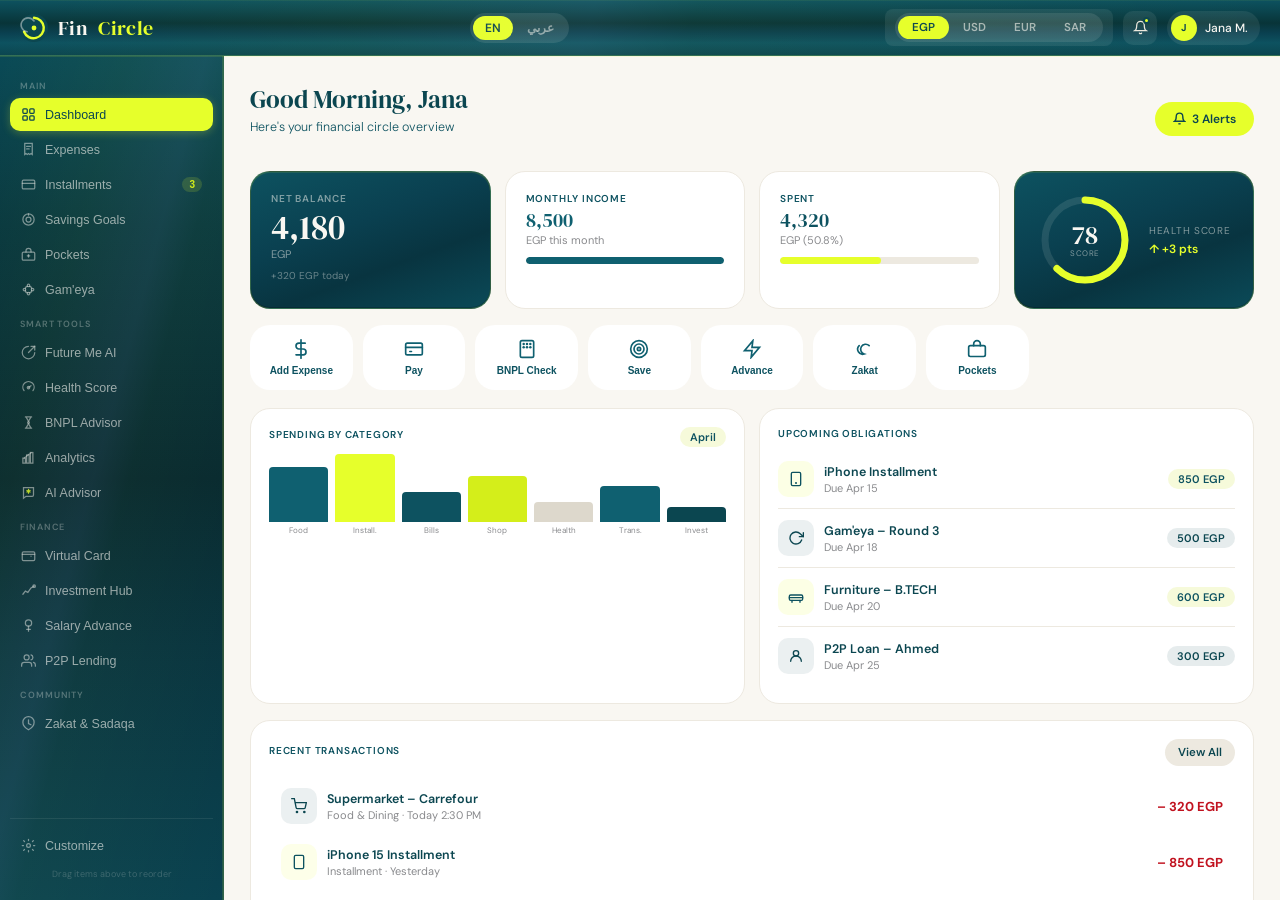
<file: personalSMS.html>
<!DOCTYPE html>
<html lang="en" dir="ltr">
<head>
<meta charset="UTF-8">
<meta name="viewport" content="width=device-width, initial-scale=1.0">
<title>FinCircle – دائرتك المالية</title>
<link href="https://fonts.googleapis.com/css2?family=DM+Serif+Display:ital@0;1&family=DM+Sans:opsz,wght@9..40,300;9..40,400;9..40,500;9..40,600&family=Cairo:wght@400;500;600;700&display=swap" rel="stylesheet">
<link href="StyleSMS.css" rel="stylesheet">
<style>
/* ── FUTURE ME AI ── */
.future-me-card{background:linear-gradient(135deg,#062830 0%,#0A3D48 40%,#0D5260 100%);border:1px solid rgba(230,255,43,.25);border-radius:20px;padding:20px;position:relative;overflow:hidden}
.future-me-card::before{content:'';position:absolute;top:-40px;right:-40px;width:180px;height:180px;border-radius:50%;background:radial-gradient(circle,rgba(230,255,43,.12),transparent 70%);pointer-events:none}
.fm-badge{display:inline-flex;align-items:center;gap:6px;background:rgba(230,255,43,.15);border:1px solid rgba(230,255,43,.3);border-radius:50px;padding:4px 12px;font-size:11px;font-weight:700;color:var(--lime);margin-bottom:10px;letter-spacing:.04em}
.fm-prediction{font-family:var(--font-display);font-size:20px;color:var(--offwhite);line-height:1.35;margin-bottom:8px}
.fmai-header{display:flex;align-items:flex-start;justify-content:space-between;margin-bottom:22px;gap:16px;flex-wrap:wrap}
.fmai-live-badge{display:inline-flex;align-items:center;gap:6px;background:var(--teal);color:var(--lime);font-size:10.5px;font-weight:700;padding:4px 12px;border-radius:50px;letter-spacing:.05em;text-transform:uppercase}
.fmai-live-badge::before{content:'';width:6px;height:6px;background:var(--lime);border-radius:50%;animation:fmDotBlink 1.8s ease-in-out infinite}
@keyframes fmDotBlink{0%,80%,100%{opacity:0}40%{opacity:1}}
.fmai-behavior-chip{font-size:11px;font-weight:600;color:var(--gray2);padding:4px 10px;background:var(--offwhite);border-radius:50px;border:1px solid var(--offwhite3)}
.fmai-toggle-wrap{display:flex;flex-direction:column;align-items:flex-end;gap:10px}
.fmai-behavior-toggle{display:flex;gap:0;background:var(--offwhite2);border-radius:50px;padding:4px}
.fmai-btog{border:none;background:none;padding:8px 18px;border-radius:50px;font-family:var(--font-body);font-size:12px;font-weight:600;cursor:pointer;color:var(--teal2);transition:all .25s}
.fmai-btog.active{background:var(--teal);color:var(--lime);box-shadow:0 2px 8px rgba(11,70,80,.25)}
.fmai-main-grid{display:grid;grid-template-columns:1.55fr 1fr;gap:20px}
.fmai-chip{display:inline-flex;align-items:center;gap:4px;font-size:10.5px;font-weight:700;padding:3px 9px;border-radius:50px}
.fmai-chip.up{background:rgba(22,163,74,.15);color:#16a34a}
.fmai-chip.down{background:rgba(193,18,31,.12);color:var(--red)}
.fmai-ttab{border:1.5px solid var(--offwhite3);background:white;border-radius:50px;padding:5px 13px;font-family:var(--font-body);font-size:11.5px;font-weight:600;cursor:pointer;color:var(--teal3);transition:all .2s}
.fmai-ttab.active{border-color:var(--teal);background:var(--teal);color:var(--lime)}
.fmai-proj-stat{flex:1;min-width:80px}
.fmai-ps-label{font-size:10px;text-transform:uppercase;letter-spacing:.06em;color:var(--gray2);font-weight:600;margin-bottom:4px}
.fmai-ps-val{font-family:var(--font-display);font-size:17px;color:var(--teal)}
.fmai-ps-val.up{color:#16a34a}
.fmai-ps-val.down{color:var(--red)}
.fmai-slider-row{display:flex;align-items:center;justify-content:space-between;margin-bottom:7px}
.fmai-slider-label{font-size:13px;font-weight:500;color:var(--teal);display:flex;align-items:center;gap:8px}
.fmai-slider-icon{width:26px;height:26px;border-radius:7px;display:flex;align-items:center;justify-content:center;font-size:13px}
.fmai-sv-badge{font-family:var(--font-display);font-size:13.5px;color:var(--teal);background:var(--offwhite);border-radius:8px;padding:3px 10px;min-width:70px;text-align:center;transition:background .2s,color .2s;border:1px solid var(--offwhite3)}
.fmai-sv-badge.on{background:var(--teal);color:var(--lime);border-color:var(--teal)}
.fmai-range{-webkit-appearance:none;width:100%;height:5px;background:var(--offwhite2);border-radius:50px;outline:none;cursor:pointer;margin-bottom:16px;display:block}
.fmai-range::-webkit-slider-thumb{-webkit-appearance:none;width:18px;height:18px;border-radius:50%;background:var(--teal);border:3px solid var(--lime);cursor:pointer;box-shadow:0 2px 6px rgba(11,70,80,.25);transition:transform .15s}
.fmai-range::-webkit-slider-thumb:hover{transform:scale(1.25)}
.fmai-avatar{width:46px;height:46px;border-radius:50%;background:var(--lime);display:flex;align-items:center;justify-content:center;font-size:22px;margin-bottom:12px;box-shadow:0 4px 14px rgba(230,255,43,.3)}
.fmai-fstat{background:rgba(249,247,242,.08);border:1px solid rgba(249,247,242,.12);border-radius:10px;padding:9px 13px;flex:1;min-width:78px}
.fmai-fstat-label{font-size:9.5px;color:rgba(249,247,242,.45);font-weight:600;text-transform:uppercase;letter-spacing:.06em;margin-bottom:4px}
.fmai-fstat-val{font-family:var(--font-display);font-size:16px;color:var(--lime)}
.fmai-advice-card{display:flex;align-items:flex-start;gap:11px;padding:13px 14px;border-radius:12px;border:1px solid var(--offwhite2);background:var(--offwhite);transition:box-shadow .2s,transform .2s}
.fmai-advice-card:hover{box-shadow:0 4px 18px rgba(11,70,80,.1);transform:translateX(3px)}
.fmai-advice-card.warn{border-left:3px solid #F59E0B}
.fmai-advice-card.succ{border-left:3px solid #16a34a}
.fmai-advice-card.info{border-left:3px solid var(--teal3)}
.fmai-adv-icon{width:34px;height:34px;border-radius:9px;display:flex;align-items:center;justify-content:center;font-size:16px;flex-shrink:0}
.fmai-advice-card.warn .fmai-adv-icon{background:#FEF3C7}
.fmai-advice-card.succ .fmai-adv-icon{background:#DCFCE7}
.fmai-advice-card.info .fmai-adv-icon{background:rgba(15,96,112,.1)}
.fmai-adv-title{font-size:12.5px;font-weight:700;color:var(--teal);margin-bottom:2px}
.fmai-adv-text{font-size:11.5px;color:var(--teal2);line-height:1.5}
.fmai-adv-save{font-size:11px;font-weight:700;margin-top:5px;display:inline-block;padding:2px 8px;border-radius:20px}
.fmai-advice-card.succ .fmai-adv-save{background:#DCFCE7;color:#16a34a}
.fmai-advice-card.warn .fmai-adv-save{background:#FEF3C7;color:#92400E}
.fmai-advice-card.info .fmai-adv-save{background:rgba(15,96,112,.1);color:var(--teal3)}
.fmai-ms-track{position:relative}
.fmai-ms-track::before{content:'';position:absolute;left:-18px;top:12px;bottom:12px;width:1.5px;background:var(--offwhite3)}
.fmai-ms-item{position:relative;padding:0 0 16px 0}
.fmai-ms-dot{position:absolute;left:-27px;top:2px;width:20px;height:20px;border-radius:50%;background:white;border:2px solid var(--offwhite3);display:flex;align-items:center;justify-content:center;font-size:9.5px;z-index:1;transition:all .3s}
.fmai-ms-dot.reached{background:var(--teal);border-color:var(--teal);color:var(--lime)}
.fmai-ms-dot.soon{background:var(--lime);border-color:var(--lime3);color:var(--teal)}
.fmai-ms-month{font-size:10px;font-weight:700;text-transform:uppercase;letter-spacing:.06em;color:var(--gray2);margin-bottom:1px}
.fmai-ms-amount{font-family:var(--font-display);font-size:15px;color:var(--teal)}
@media(max-width:900px){.fmai-main-grid{grid-template-columns:1fr}.fmai-header{flex-direction:column}}
</style>
<body>
<div class="app" id="app">

<!-- ── TOPBAR ── -->
<div class="topbar">
  <div class="logo">
    <svg width="28" height="28" viewBox="0 0 52 52" xmlns="http://www.w3.org/2000/svg">
      <circle cx="26" cy="26" r="26" fill="#0B4650"/>
      <path d="M26,7 A19,19 0 1,1 7.5,33" stroke="#E6FF2B" stroke-width="4.5" fill="none" stroke-linecap="round"/>
      <path d="M26,13 A13,13 0 1,0 13.2,33" stroke="#F9F7F2" stroke-width="3" fill="none" stroke-linecap="round" opacity=".45"/>
      <circle cx="26" cy="26" r="4.5" fill="#E6FF2B"/>
    </svg>
    Fin<span>Circle</span>
  </div>
  <div class="topbar-center">
    <div class="lang-toggle">
      <button class="lang-btn active" onclick="setLang('en')">EN</button>
      <button class="lang-btn" onclick="setLang('ar')">عربي</button>
    </div>
  </div>
  <div class="topbar-right">
    <div style="display:flex;align-items:center;gap:6px;background:rgba(249,247,242,.08);border-radius:8px;padding:4px 10px">
      <div class="currency-pill">
        <button class="curr-btn active" onclick="setCurrency('EGP',this)">EGP</button>
        <button class="curr-btn" onclick="setCurrency('USD',this)">USD</button>
        <button class="curr-btn" onclick="setCurrency('EUR',this)">EUR</button>
        <button class="curr-btn" onclick="setCurrency('SAR',this)">SAR</button>
      </div>
    </div>
    <button class="icon-btn" style="position:relative" onclick="showPage('notifications',null)">
      <svg width="15" height="15" viewBox="0 0 24 24" fill="none" stroke="currentColor" stroke-width="2" stroke-linecap="round"><path d="M18 8A6 6 0 0 0 6 8c0 7-3 9-3 9h18s-3-2-3-9"/><path d="M13.73 21a2 2 0 0 1-3.46 0"/></svg>
      <span class="notif-dot"></span>
    </button>
    <div class="user-chip">
      <div class="user-avatar">J</div>
      <span class="user-name" data-en="Jana M." data-ar="جنا م.">Jana M.</span>
    </div>
  </div>
</div>

<!-- ── SIDEBAR ── -->
<div class="sidebar">
  <div class="nav-section" data-en="MAIN" data-ar="رئيسي">MAIN</div>
  <button class="nav-item active" onclick="showPage('dashboard',this)">
    <svg width="15" height="15" viewBox="0 0 24 24" fill="none" stroke="currentColor" stroke-width="2" stroke-linecap="round"><rect x="3" y="3" width="7" height="7" rx="1.5"/><rect x="14" y="3" width="7" height="7" rx="1.5"/><rect x="3" y="14" width="7" height="7" rx="1.5"/><rect x="14" y="14" width="7" height="7" rx="1.5"/></svg>
    <span data-en="Dashboard" data-ar="الرئيسية">Dashboard</span>
  </button>
  <button class="nav-item" onclick="showPage('expenses',this)">
    <svg width="15" height="15" viewBox="0 0 24 24" fill="none" stroke="currentColor" stroke-width="2" stroke-linecap="round"><path d="M6 2h12v18l-2-1.5-2 1.5-2-1.5-2 1.5-2-1.5-2 1.5V2z"/><line x1="9" y1="7" x2="15" y2="7"/><line x1="9" y1="11" x2="13" y2="11"/></svg>
    <span data-en="Expenses" data-ar="المصروفات">Expenses</span>
  </button>
  <button class="nav-item" onclick="showPage('installments',this)">
    <svg width="15" height="15" viewBox="0 0 24 24" fill="none" stroke="currentColor" stroke-width="2" stroke-linecap="round"><rect x="2" y="5" width="20" height="14" rx="2"/><line x1="2" y1="10" x2="22" y2="10"/></svg>
    <span data-en="Installments" data-ar="التقسيط">Installments</span>
    <span class="nav-badge">3</span>
  </button>
  <button class="nav-item" onclick="showPage('savings',this)">
    <svg width="15" height="15" viewBox="0 0 24 24" fill="none" stroke="currentColor" stroke-width="2" stroke-linecap="round"><circle cx="12" cy="12" r="9"/><circle cx="12" cy="12" r="4"/><line x1="12" y1="3" x2="12" y2="5"/></svg>
    <span data-en="Savings Goals" data-ar="أهداف التوفير">Savings Goals</span>
  </button>
  <button class="nav-item" onclick="showPage('pockets',this)">
    <svg width="15" height="15" viewBox="0 0 24 24" fill="none" stroke="currentColor" stroke-width="2" stroke-linecap="round"><rect x="2" y="8" width="20" height="13" rx="2"/><path d="M16 8V6a4 4 0 00-8 0v2"/><path d="M12 12v4"/><path d="M10 14h4"/></svg>
    <span data-en="Pockets" data-ar="الجيوب">Pockets</span>
  </button>
  <button class="nav-item" onclick="showPage('gameya',this)">
    <svg width="15" height="15" viewBox="0 0 24 24" fill="none" stroke="currentColor" stroke-width="2" stroke-linecap="round"><circle cx="12" cy="5.5" r="2"/><circle cx="18.5" cy="12" r="2"/><circle cx="12" cy="18.5" r="2"/><circle cx="5.5" cy="12" r="2"/><path d="M13.4 7.2 Q17 7 17 10.6M17 13.4 Q17 17 13.4 17M10.6 17 Q7 17 7 13.4M7 10.6 Q7 7 10.6 7.2"/></svg>
    <span data-en="Gam'eya" data-ar="الجمعية">Gam'eya</span>
  </button>

  <div class="nav-section" data-en="SMART TOOLS" data-ar="أدوات ذكية">SMART TOOLS</div>
  <button class="nav-item" onclick="showPage('future',this)">
    <svg width="15" height="15" viewBox="0 0 24 24" fill="none" stroke="currentColor" stroke-width="2" stroke-linecap="round"><path d="M12 2a10 10 0 1 0 10 10"/><path d="M22 2 L12 12"/><path d="M16 2h6v6"/></svg>
    <span data-en="Future Me AI" data-ar="المستشار المستقبلي">Future Me AI</span>
  </button>
  <button class="nav-item" onclick="showPage('health',this)">
    <svg width="15" height="15" viewBox="0 0 24 24" fill="none" stroke="currentColor" stroke-width="2" stroke-linecap="round"><path d="M4.9 17A9 9 0 1,1 19.1 17"/><line x1="12" y1="12" x2="16" y2="9"/><circle cx="12" cy="12" r="2"/></svg>
    <span data-en="Health Score" data-ar="نقاط الصحة">Health Score</span>
  </button>
  <button class="nav-item" onclick="showPage('bnpl',this)">
    <svg width="15" height="15" viewBox="0 0 24 24" fill="none" stroke="currentColor" stroke-width="2" stroke-linecap="round"><path d="M7 3h10M7 21h10M8 3 L12 10 L16 3M8 21 L12 14 L16 21"/><circle cx="12" cy="12" r="1.5"/></svg>
    <span data-en="BNPL Advisor" data-ar="مستشار التقسيط">BNPL Advisor</span>
  </button>
  <button class="nav-item" onclick="showPage('insights',this)">
    <svg width="15" height="15" viewBox="0 0 24 24" fill="none" stroke="currentColor" stroke-width="2" stroke-linecap="round"><rect x="3" y="13" width="4" height="8"/><rect x="9" y="8" width="4" height="13"/><rect x="15" y="4" width="4" height="17"/><path d="M5 13 L11 8 L17 4" stroke-dasharray="2 2"/></svg>
    <span data-en="Analytics" data-ar="التحليلات">Analytics</span>
  </button>
  <button class="nav-item" onclick="showPage('ai',this)">
    <svg width="15" height="15" viewBox="0 0 24 24" fill="none" stroke="currentColor" stroke-width="2" stroke-linecap="round"><path d="M4 4h16v12a2 2 0 01-2 2H8l-4 3V4z"/><line x1="12" y1="7" x2="12" y2="13" stroke="#E6FF2B"/><line x1="9.5" y1="8.8" x2="14.5" y2="11.2" stroke="#E6FF2B"/><line x1="14.5" y1="8.8" x2="9.5" y2="11.2" stroke="#E6FF2B"/></svg>
    <span data-en="AI Advisor" data-ar="المستشار الذكي">AI Advisor</span>
  </button>

  <div class="nav-section" data-en="FINANCE" data-ar="المالية">FINANCE</div>
  <button class="nav-item" onclick="showPage('wallet',this)">
    <svg width="15" height="15" viewBox="0 0 24 24" fill="none" stroke="currentColor" stroke-width="2" stroke-linecap="round"><rect x="2" y="6" width="20" height="14" rx="2"/><path d="M16 13h.01"/><path d="M2 10h20"/></svg>
    <span data-en="Virtual Card" data-ar="البطاقة الافتراضية">Virtual Card</span>
  </button>
  <button class="nav-item" onclick="showPage('invest',this)">
    <svg width="15" height="15" viewBox="0 0 24 24" fill="none" stroke="currentColor" stroke-width="2" stroke-linecap="round"><polyline points="3 18 7 13 11 15 16 8 21 5"/><circle cx="21" cy="5" r="2"/></svg>
    <span data-en="Investment Hub" data-ar="مركز الاستثمار">Investment Hub</span>
  </button>
  <button class="nav-item" onclick="showPage('salary',this)">
    <svg width="15" height="15" viewBox="0 0 24 24" fill="none" stroke="currentColor" stroke-width="2" stroke-linecap="round"><circle cx="12" cy="8" r="5"/><path d="M12 13v8"/><path d="M9 18h6"/></svg>
    <span data-en="Salary Advance" data-ar="سلفة الراتب">Salary Advance</span>
  </button>
  <button class="nav-item" onclick="showPage('p2p',this)">
    <svg width="15" height="15" viewBox="0 0 24 24" fill="none" stroke="currentColor" stroke-width="2" stroke-linecap="round"><path d="M17 21v-2a4 4 0 0 0-4-4H5a4 4 0 0 0-4 4v2"/><circle cx="9" cy="7" r="4"/><path d="M23 21v-2a4 4 0 0 0-3-3.87"/><path d="M16 3.13a4 4 0 0 1 0 7.75"/></svg>
    <span data-en="P2P Lending" data-ar="الإقراض">P2P Lending</span>
  </button>

  <div class="nav-section" data-en="COMMUNITY" data-ar="المجتمع">COMMUNITY</div>
  <button class="nav-item" onclick="showPage('zakat',this)">
    <svg width="15" height="15" viewBox="0 0 24 24" fill="none" stroke="currentColor" stroke-width="2" stroke-linecap="round"><path d="M12 22C12 22 3 17 3 10a9 9 0 0 1 18 0c0 7-9 12-9 12z"/><path d="M12 6v6l4 2"/></svg>
    <span data-en="Zakat & Sadaqa" data-ar="زكاة وصدقة">Zakat & Sadaqa</span>
  </button>

  <div class="sidebar-footer">
    <button class="nav-item" onclick="openModal('customizeModal')">
      <svg width="15" height="15" viewBox="0 0 24 24" fill="none" stroke="currentColor" stroke-width="2" stroke-linecap="round"><circle cx="12" cy="12" r="3"/><path d="M12 2v2M12 20v2M4.22 4.22l1.42 1.42M18.36 18.36l1.42 1.42M2 12h2M20 12h2M4.22 19.78l1.42-1.42M18.36 5.64l1.42-1.42"/></svg>
      <span data-en="Customize" data-ar="تخصيص">Customize</span>
    </button>
    <div class="customize-hint" data-en="Drag items above to reorder" data-ar="اسحب للترتيب">Drag items above to reorder</div>
  </div>
</div>

<!-- ── MAIN CONTENT ── -->
<div class="main">

<div id="globalAlerts" style="display:none;position:sticky;top:0;z-index:50;padding:10px 26px 0">
  <div class="alert-banner warning" onclick="this.parentElement.style.display='none'">
    <span style="display:inline-flex;align-items:center;justify-content:center;width:22px;height:22px;background:rgba(230,255,43,.12);border-radius:50%;flex-shrink:0"><svg width="14" height="14" viewBox="0 0 24 24" fill="none" stroke="#E6FF2B" stroke-width="2.5" stroke-linecap="round"><path d="M10.29 3.86L1.82 18a2 2 0 001.71 3h16.94a2 2 0 001.71-3L13.71 3.86a2 2 0 00-3.42 0z"/><line x1="12" y1="9" x2="12" y2="13"/><line x1="12" y1="17" x2="12.01" y2="17"/></svg></span>
    <div style="flex:1"><b data-en="Unusual Transaction Detected" data-ar="معاملة غير اعتيادية">Unusual Transaction Detected</b><div style="font-size:11px;opacity:.85;margin-top:2px" data-en="A payment of 3,200 EGP to Unknown Merchant is 4x higher than your average. Tap to review." data-ar="دفعة 3,200 ج.م لتاجر غير معروف أعلى 4 مرات من متوسطك. اضغط للمراجعة.">A payment of 3,200 EGP to Unknown Merchant is 4x higher than your average. Tap to review.</div></div>
    <span style="opacity:.7;font-size:18px">×</span>
  </div>
</div>

<!-- ══ DASHBOARD ══ -->
<div class="page active" id="page-dashboard">
  <div class="flex-between" style="margin-bottom:16px">
    <div>
      <div class="page-title" data-en="Good Morning, Jana" data-ar="صباح الخير، جنا">Good Morning, Jana</div>
      <div class="page-sub" data-en="Here's your financial circle overview" data-ar="إليك نظرة عامة على دائرتك المالية">Here's your financial circle overview</div>
    </div>
    <button class="btn primary" onclick="document.getElementById('globalAlerts').style.display='block'" style="font-size:12px">
      <svg width="13" height="13" viewBox="0 0 24 24" fill="none" stroke="currentColor" stroke-width="2.5"><path d="M18 8A6 6 0 0 0 6 8c0 7-3 9-3 9h18s-3-2-3-9"/><path d="M13.73 21a2 2 0 0 1-3.46 0"/></svg>
      <span data-en="3 Alerts" data-ar="3 تنبيهات">3 Alerts</span>
    </button>
  </div>

  <div style="display:grid;grid-template-columns:1fr 1fr 1fr 1fr;gap:14px;margin-bottom:16px">
    <div class="card green" style="padding:20px">
      <div class="label light" data-en="Net Balance" data-ar="الرصيد الصافي">Net Balance</div>
      <div class="val lg light" id="balVal">4,180</div>
      <div style="font-size:11px;color:rgba(249,247,242,.5);margin-top:3px" id="balCurr">EGP</div>
      <div style="font-size:10px;color:rgba(249,247,242,.4);margin-top:8px">+320 EGP today</div>
    </div>
    <div class="card" style="padding:20px">
      <div class="label" data-en="Monthly Income" data-ar="الدخل الشهري">Monthly Income</div>
      <div class="val md" style="color:var(--teal3)">8,500</div>
      <div class="sub" id="incomeCurr">EGP this month</div>
      <div class="progress-bg" style="margin-top:10px"><div class="progress-fill green" style="width:100%"></div></div>
    </div>
    <div class="card" style="padding:20px">
      <div class="label" data-en="Spent" data-ar="المصروف">Spent</div>
      <div class="val md" style="color:var(--teal2)">4,320</div>
      <div class="sub">EGP (50.8%)</div>
      <div class="progress-bg" style="margin-top:10px"><div class="progress-fill" style="width:51%"></div></div>
    </div>
    <div class="card green" style="padding:20px;display:flex;align-items:center;justify-content:center;gap:16px">
      <div class="score-ring">
        <svg width="96" height="96" viewBox="0 0 96 96"><circle cx="48" cy="48" r="40" stroke="rgba(249,247,242,0.1)" stroke-width="7" fill="none"/><circle cx="48" cy="48" r="40" stroke="#E6FF2B" stroke-width="7" fill="none" stroke-dasharray="200.6" stroke-dashoffset="44" stroke-linecap="round"/></svg>
        <div class="score-ring-val"><span class="num">78</span><span class="lbl" data-en="Score" data-ar="نقاط">Score</span></div>
      </div>
      <div><div style="font-size:10px;color:rgba(249,247,242,.5);text-transform:uppercase;letter-spacing:.07em" data-en="Health Score" data-ar="نقاط الصحة">Health Score</div><div style="font-size:12px;color:var(--lime);font-weight:600;margin-top:4px">↑ +3 pts</div></div>
    </div>
  </div>

  <div style="display:grid;grid-template-columns:repeat(9,1fr);gap:10px;margin-bottom:18px">
    <button class="card" style="padding:14px 8px;text-align:center;cursor:pointer;border:none;background:white;transition:all .2s" onmouseover="this.style.transform='translateY(-2px)'" onmouseout="this.style.transform=''" onclick="showPage('expenses',null)">
      <div style="margin-bottom:6px;display:flex;justify-content:center"><svg width="20" height="20" viewBox="0 0 24 24" fill="none" stroke="var(--teal3)" stroke-width="2" stroke-linecap="round"><line x1="12" y1="1" x2="12" y2="23"/><path d="M17 5H9.5a3.5 3.5 0 000 7h5a3.5 3.5 0 010 7H6"/></svg></div>
      <div style="font-size:10px;font-weight:600;color:var(--teal2)" data-en="Add Expense" data-ar="مصروف">Add Expense</div>
    </button>
    <button class="card" style="padding:14px 8px;text-align:center;cursor:pointer;border:none;background:white;transition:all .2s" onmouseover="this.style.transform='translateY(-2px)'" onmouseout="this.style.transform=''" onclick="showPage('wallet',null)">
      <div style="margin-bottom:6px;display:flex;justify-content:center"><svg width="20" height="20" viewBox="0 0 24 24" fill="none" stroke="var(--teal3)" stroke-width="2" stroke-linecap="round"><rect x="2" y="5" width="20" height="14" rx="2"/><line x1="2" y1="10" x2="22" y2="10"/><line x1="7" y1="15" x2="9" y2="15"/></svg></div>
      <div style="font-size:10px;font-weight:600;color:var(--teal2)" data-en="Pay" data-ar="دفع">Pay</div>
    </button>
    <button class="card" style="padding:14px 8px;text-align:center;cursor:pointer;border:none;background:white;transition:all .2s" onmouseover="this.style.transform='translateY(-2px)'" onmouseout="this.style.transform=''" onclick="showPage('bnpl',null)">
      <div style="margin-bottom:6px;display:flex;justify-content:center"><svg width="20" height="20" viewBox="0 0 24 24" fill="none" stroke="var(--teal3)" stroke-width="2" stroke-linecap="round"><rect x="4" y="2" width="16" height="20" rx="2"/><line x1="8" y1="6" x2="8" y2="6" stroke-width="3"/><line x1="12" y1="6" x2="12" y2="6" stroke-width="3"/><line x1="16" y1="6" x2="16" y2="6" stroke-width="3"/><line x1="8" y1="10" x2="8" y2="10" stroke-width="3"/><line x1="12" y1="10" x2="12" y2="10" stroke-width="3"/><line x1="16" y1="10" x2="16" y2="10" stroke-width="3"/></svg></div>
      <div style="font-size:10px;font-weight:600;color:var(--teal2)" data-en="BNPL Check" data-ar="تحقق تقسيط">BNPL Check</div>
    </button>
    <button class="card" style="padding:14px 8px;text-align:center;cursor:pointer;border:none;background:white;transition:all .2s" onmouseover="this.style.transform='translateY(-2px)'" onmouseout="this.style.transform=''" onclick="showPage('savings',null)">
      <div style="margin-bottom:6px;display:flex;justify-content:center"><svg width="20" height="20" viewBox="0 0 24 24" fill="none" stroke="var(--teal3)" stroke-width="2" stroke-linecap="round"><circle cx="12" cy="12" r="10"/><circle cx="12" cy="12" r="6"/><circle cx="12" cy="12" r="2"/></svg></div>
      <div style="font-size:10px;font-weight:600;color:var(--teal2)" data-en="Save" data-ar="وفر">Save</div>
    </button>
    <button class="card" style="padding:14px 8px;text-align:center;cursor:pointer;border:none;background:white;transition:all .2s" onmouseover="this.style.transform='translateY(-2px)'" onmouseout="this.style.transform=''" onclick="showPage('salary',null)">
      <div style="margin-bottom:6px;display:flex;justify-content:center"><svg width="20" height="20" viewBox="0 0 24 24" fill="none" stroke="var(--teal3)" stroke-width="2" stroke-linecap="round"><polygon points="13 2 3 14 12 14 11 22 21 10 12 10 13 2"/></svg></div>
      <div style="font-size:10px;font-weight:600;color:var(--teal2)" data-en="Advance" data-ar="سلفة">Advance</div>
    </button>
    <button class="card" style="padding:14px 8px;text-align:center;cursor:pointer;border:none;background:white;transition:all .2s" onmouseover="this.style.transform='translateY(-2px)'" onmouseout="this.style.transform=''" onclick="showPage('zakat',null)">
      <div style="margin-bottom:6px;display:flex;justify-content:center"><svg width="20" height="20" viewBox="0 0 24 24" fill="none" stroke="var(--teal3)" stroke-width="2" stroke-linecap="round"><path d="M17 8a6 6 0 10-6 10 6 6 0 01-6-10"/></svg></div>
      <div style="font-size:10px;font-weight:600;color:var(--teal2)" data-en="Zakat" data-ar="زكاة">Zakat</div>
    </button>
    <button class="card" style="padding:14px 8px;text-align:center;cursor:pointer;border:none;background:white;transition:all .2s" onmouseover="this.style.transform='translateY(-2px)'" onmouseout="this.style.transform=''" onclick="showPage('pockets',null)">
      <div style="margin-bottom:6px;display:flex;justify-content:center"><svg width="20" height="20" viewBox="0 0 24 24" fill="none" stroke="var(--teal3)" stroke-width="2" stroke-linecap="round"><rect x="2" y="8" width="20" height="13" rx="2"/><path d="M16 8V6a4 4 0 00-8 0v2"/></svg></div>
      <div style="font-size:10px;font-weight:600;color:var(--teal2)" data-en="Pockets" data-ar="الجيوب">Pockets</div>
    </button>
  </div>

  <div class="grid-2" style="margin-bottom:16px">
    <div class="card">
      <div class="flex-between" style="margin-bottom:12px"><div class="label" data-en="Spending by Category" data-ar="المصروف حسب الفئة">Spending by Category</div><span class="tag orange">April</span></div>
      <div class="bar-chart">
        <div class="bar-col"><div class="bar" style="height:55px;background:var(--teal3)"></div><div class="bl">Food</div></div>
        <div class="bar-col"><div class="bar" style="height:68px;background:var(--lime)"></div><div class="bl">Install.</div></div>
        <div class="bar-col"><div class="bar" style="height:30px;background:var(--teal2)"></div><div class="bl">Bills</div></div>
        <div class="bar-col"><div class="bar" style="height:46px;background:var(--lime2)"></div><div class="bl">Shop</div></div>
        <div class="bar-col"><div class="bar" style="height:20px;background:var(--offwhite3)"></div><div class="bl">Health</div></div>
        <div class="bar-col"><div class="bar" style="height:36px;background:var(--teal3)"></div><div class="bl">Trans.</div></div>
        <div class="bar-col"><div class="bar" style="height:15px;background:var(--teal)"></div><div class="bl">Invest</div></div>
      </div>
    </div>
    <div class="card">
      <div class="label" style="margin-bottom:10px" data-en="Upcoming Obligations" data-ar="الالتزامات القادمة">Upcoming Obligations</div>
      <div class="row-item"><div class="icon-box" style="background:rgba(230,255,43,.12)"><svg width="16" height="16" viewBox="0 0 24 24" fill="none" stroke="var(--teal2)" stroke-width="2" stroke-linecap="round"><rect x="5" y="2" width="14" height="20" rx="2"/><line x1="12" y1="18" x2="12.01" y2="18" stroke-width="3"/></svg></div><div style="flex:1"><div class="tx-name">iPhone Installment</div><div class="tx-cat">Due Apr 15</div></div><span class="tag orange">850 EGP</span></div>
      <div class="row-item"><div class="icon-box" style="background:rgba(11,70,80,.08)"><svg width="16" height="16" viewBox="0 0 24 24" fill="none" stroke="var(--teal)" stroke-width="2" stroke-linecap="round"><polyline points="23 4 23 10 17 10"/><path d="M20.49 15a9 9 0 11-2.12-9.36L23 10"/></svg></div><div style="flex:1"><div class="tx-name" data-en="Gam'eya – Round 3" data-ar="جمعية - الدور 3">Gam'eya – Round 3</div><div class="tx-cat">Due Apr 18</div></div><span class="tag green">500 EGP</span></div>
      <div class="row-item"><div class="icon-box" style="background:rgba(230,255,43,.12)"><svg width="16" height="16" viewBox="0 0 24 24" fill="none" stroke="var(--teal2)" stroke-width="2" stroke-linecap="round"><rect x="2" y="9" width="20" height="8" rx="2"/><path d="M6 17v3M18 17v3M2 13h20"/></svg></div><div style="flex:1"><div class="tx-name">Furniture – B.TECH</div><div class="tx-cat">Due Apr 20</div></div><span class="tag orange">600 EGP</span></div>
      <div class="row-item"><div class="icon-box" style="background:rgba(11,70,80,.08)"><svg width="16" height="16" viewBox="0 0 24 24" fill="none" stroke="var(--teal)" stroke-width="2" stroke-linecap="round"><circle cx="12" cy="8" r="4"/><path d="M4 20a8 8 0 0116 0"/></svg></div><div style="flex:1"><div class="tx-name" data-en="P2P Loan – Ahmed" data-ar="قرض - أحمد">P2P Loan – Ahmed</div><div class="tx-cat">Due Apr 25</div></div><span class="tag teal">300 EGP</span></div>
    </div>
  </div>

  <div class="card">
    <div class="flex-between" style="margin-bottom:12px"><div class="label" data-en="Recent Transactions" data-ar="آخر المعاملات">Recent Transactions</div><button class="btn secondary sm" onclick="showPage('expenses',null)" data-en="View All" data-ar="عرض الكل">View All</button></div>
    <div class="tx-row"><div class="icon-box" style="background:rgba(11,70,80,.08)"><svg width="16" height="16" viewBox="0 0 24 24" fill="none" stroke="var(--teal)" stroke-width="2" stroke-linecap="round"><circle cx="9" cy="21" r="1"/><circle cx="20" cy="21" r="1"/><path d="M1 1h4l2.68 13.39a2 2 0 001.99 1.61h9.72a2 2 0 001.95-1.55l1.66-7.45H6"/></svg></div><div class="tx-info"><div class="tx-name">Supermarket – Carrefour</div><div class="tx-cat">Food & Dining · Today 2:30 PM</div></div><div class="tx-amt" style="color:var(--red)">– 320 EGP</div></div>
    <div class="tx-row"><div class="icon-box" style="background:rgba(230,255,43,.1)"><svg width="16" height="16" viewBox="0 0 24 24" fill="none" stroke="var(--teal2)" stroke-width="2" stroke-linecap="round"><rect x="5" y="2" width="14" height="20" rx="2"/></svg></div><div class="tx-info"><div class="tx-name">iPhone 15 Installment</div><div class="tx-cat">Installment · Yesterday</div></div><div class="tx-amt" style="color:var(--red)">– 850 EGP</div></div>
    <div class="tx-row"><div class="icon-box" style="background:rgba(11,70,80,.08)"><svg width="16" height="16" viewBox="0 0 24 24" fill="none" stroke="var(--teal)" stroke-width="2" stroke-linecap="round"><line x1="12" y1="1" x2="12" y2="23"/><path d="M17 5H9.5a3.5 3.5 0 000 7h5a3.5 3.5 0 010 7H6"/></svg></div><div class="tx-info"><div class="tx-name">Salary – CIB Transfer</div><div class="tx-cat">Income · Apr 1</div></div><div class="tx-amt" style="color:var(--teal3)">+ 8,500 EGP</div></div>
    <div class="tx-row"><div class="icon-box" style="background:rgba(230,255,43,.1)"><svg width="16" height="16" viewBox="0 0 24 24" fill="none" stroke="var(--teal2)" stroke-width="2" stroke-linecap="round"><polyline points="23 6 13.5 15.5 8.5 10.5 1 18"/></svg></div><div class="tx-info"><div class="tx-name">Invest – Gold Fund</div><div class="tx-cat">Investment · Apr 1</div></div><div class="tx-amt" style="color:var(--teal)">– 100 EGP</div></div>
  </div>
</div>

<!-- ══ VIRTUAL CARD ══ -->
<div class="page" id="page-wallet">
  <div class="page-title" data-en="Virtual Card" data-ar="البطاقة الافتراضية">Virtual Card</div>
  <div class="page-sub" data-en="Your digital wallet & virtual card" data-ar="محفظتك الرقمية والبطاقة الافتراضية">Your digital wallet & virtual card</div>

  <!-- Empty State (shown by default, hidden after card created) -->
  <div id="vcEmptyState" style="margin-bottom:20px">
    <div class="grid-2" style="align-items:start">
      <div>
        <!-- Empty Card Placeholder -->
        <div style="background:linear-gradient(135deg,#EDE9E0,#DDD8CC);border-radius:22px;padding:28px 24px;aspect-ratio:1.6/1;display:flex;flex-direction:column;align-items:center;justify-content:center;border:2px dashed #B0B1B4;position:relative;overflow:hidden;min-height:170px">
          <div style="position:absolute;inset:0;background:repeating-linear-gradient(45deg,transparent,transparent 10px,rgba(255,255,255,.3) 10px,rgba(255,255,255,.3) 11px)"></div>
          <div style="text-align:center;position:relative;z-index:1">
            <div style="font-size:36px;margin-bottom:10px;opacity:.4">💳</div>
            <div style="font-size:14px;font-weight:700;color:var(--teal2);margin-bottom:4px">No virtual card yet</div>
            <div style="font-size:11.5px;color:var(--gray2)">Create one to pay online & track spending</div>
          </div>
        </div>
        <button class="btn primary" onclick="openModal('createCardModal')" style="width:100%;margin-top:12px;font-size:14px;padding:13px">
          <svg width="14" height="14" viewBox="0 0 24 24" fill="none" stroke="currentColor" stroke-width="2.5" stroke-linecap="round" style="margin-right:6px"><line x1="12" y1="5" x2="12" y2="19"/><line x1="5" y1="12" x2="19" y2="12"/></svg>
          + Create Virtual Card
        </button>
      </div>
      <div>
        <div class="card" style="margin-bottom:12px">
          <div class="label">WALLET BALANCE</div>
          <div class="val lg">2,450 <span style="font-size:16px;font-family:'DM Sans'">EGP</span></div>
          <div class="divider"></div>
          <div class="grid-2">
            <button class="btn primary sm">+ Top Up</button>
            <button class="btn secondary sm">→ Transfer</button>
          </div>
        </div>
        <div class="card" style="padding:16px;background:rgba(11,70,80,.04);border:1.5px dashed rgba(11,70,80,.2)">
          <div style="display:flex;align-items:center;gap:12px">
            <div style="width:40px;height:40px;background:rgba(11,70,80,.08);border-radius:12px;display:flex;align-items:center;justify-content:center;font-size:18px;flex-shrink:0">🔐</div>
            <div>
              <div style="font-size:12.5px;font-weight:700;color:var(--teal);margin-bottom:3px">Bank-grade security</div>
              <div style="font-size:11.5px;color:var(--gray2);line-height:1.5">Your virtual card is generated locally and uses end-to-end encryption for every transaction.</div>
            </div>
          </div>
        </div>
      </div>
    </div>
  </div>

  <!-- Active Card State (hidden by default, shown after creation) -->
  <div id="vcActiveState" style="display:none;margin-bottom:20px">
    <div class="grid-2" style="align-items:start">
      <div>
        <div class="virtual-card" id="vcCard" onclick="alert('QR Pay coming soon!')">
          <div class="vc-chip">CHIP</div>
          <div class="vc-number" id="vcNumber">•••• •••• •••• ····</div>
          <div class="vc-footer">
            <div><div class="vc-label">CARD HOLDER</div><div class="vc-val" id="vcName">—</div></div>
            <div><div class="vc-label">EXPIRES</div><div class="vc-val" id="vcExpiry">—</div></div>
          </div>
        </div>
        <div style="display:flex;gap:8px;margin-top:12px">
          <button class="btn primary" onclick="alert('QR Pay coming soon!')" style="flex:1">Tap to Pay (QR)</button>
          <button class="btn secondary" id="vcFreezeBtn" onclick="toggleFreezeCard()" style="flex:1">Freeze Card</button>
        </div>
        <div style="background:rgba(11,70,80,.06);border:1px solid rgba(11,70,80,.15);border-radius:12px;padding:12px;margin-top:10px;font-size:12px;color:var(--teal)">
          <b>Secure virtual card</b> — Use online for payments
        </div>
      </div>
      <div>
        <div class="card" style="margin-bottom:12px">
          <div class="label">WALLET BALANCE</div>
          <div class="val lg">2,450 <span style="font-size:16px;font-family:'DM Sans'">EGP</span></div>
          <div class="divider"></div>
          <div class="grid-2">
            <button class="btn primary sm">+ Top Up</button>
            <button class="btn secondary sm">→ Transfer</button>
          </div>
        </div>
        <div class="card">
          <div class="label" style="margin-bottom:10px">MULTI-CURRENCY</div>
          <div class="row-item"><div style="width:24px;height:24px;display:flex;align-items:center;justify-content:center;background:var(--offwhite2);border-radius:6px;font-size:10px;font-weight:700;color:var(--teal);flex-shrink:0">EG</div><div style="flex:1"><div class="tx-name">Egyptian Pound</div><div class="tx-cat">Primary</div></div><div class="tx-amt">2,450 EGP</div></div>
          <div class="row-item"><div style="width:24px;height:24px;display:flex;align-items:center;justify-content:center;background:rgba(11,70,80,.08);border-radius:6px;font-size:10px;font-weight:700;color:var(--teal);flex-shrink:0">US</div><div style="flex:1"><div class="tx-name">US Dollar</div><div class="tx-cat">Rate: 49.80</div></div><div class="tx-amt">49.20 USD</div></div>
          <div class="row-item"><div style="width:24px;height:24px;display:flex;align-items:center;justify-content:center;background:rgba(230,255,43,.1);border-radius:6px;font-size:10px;font-weight:700;color:var(--teal2);flex-shrink:0">SA</div><div style="flex:1"><div class="tx-name">Saudi Riyal</div><div class="tx-cat">Rate: 13.27</div></div><div class="tx-amt">184.60 SAR</div></div>
          <button class="btn secondary sm" style="margin-top:8px;width:100%">+ Add Currency</button>
        </div>
      </div>
    </div>
  </div>
</div>

<!-- Create Card Modal -->
<div class="modal-overlay" id="createCardModal">
  <div class="modal">
    <button class="modal-close" onclick="closeModal('createCardModal')">×</button>
    <div class="modal-title">Create Your Virtual Card</div>
    <div style="font-size:13px;color:var(--teal2);margin-bottom:18px">Fill in your details to generate a secure virtual card instantly.</div>
    <div style="margin-bottom:14px">
      <div style="font-size:12px;font-weight:600;color:var(--teal);margin-bottom:6px">Card Holder Name</div>
      <input id="vcNameInput" type="text" placeholder="e.g. JANA M. ELHENAWY" style="width:100%;padding:12px 14px;border:1.5px solid #DDD8CC;border-radius:12px;font-size:14px;font-family:inherit;text-transform:uppercase;color:var(--teal)" oninput="this.value=this.value.toUpperCase()">
    </div>
    <div style="margin-bottom:18px">
      <div style="font-size:12px;font-weight:600;color:var(--teal);margin-bottom:6px">Card Type</div>
      <div style="display:flex;gap:10px">
        <div class="card" id="vcTypeVisa" onclick="selectCardType('VISA')" style="flex:1;padding:12px;text-align:center;cursor:pointer;border:2px solid var(--teal);background:rgba(11,70,80,.04)">
          <div style="font-size:20px;margin-bottom:4px">💙</div>
          <div style="font-size:12px;font-weight:700;color:var(--teal)">Visa</div>
        </div>
        <div class="card" id="vcTypeMC" onclick="selectCardType('MASTERCARD')" style="flex:1;padding:12px;text-align:center;cursor:pointer;border:2px solid #DDD8CC">
          <div style="font-size:20px;margin-bottom:4px">🔴</div>
          <div style="font-size:12px;font-weight:700;color:var(--teal2)">Mastercard</div>
        </div>
      </div>
    </div>
    <!-- Preview -->
    <div id="vcPreview" style="background:linear-gradient(135deg,#0B4650,#0D5260);border-radius:16px;padding:18px 20px;margin-bottom:18px;color:white;font-family:'DM Sans',sans-serif">
      <div style="font-size:11px;opacity:.5;text-transform:uppercase;letter-spacing:.08em;margin-bottom:10px">PREVIEW</div>
      <div style="font-size:13px;letter-spacing:.18em;font-weight:600;margin-bottom:14px" id="vcPreviewNum">•••• •••• •••• ····</div>
      <div style="display:flex;justify-content:space-between;align-items:flex-end">
        <div>
          <div style="font-size:9px;opacity:.5;margin-bottom:2px">CARD HOLDER</div>
          <div style="font-size:11px;font-weight:700" id="vcPreviewName">YOUR NAME</div>
        </div>
        <div style="text-align:right">
          <div style="font-size:9px;opacity:.5;margin-bottom:2px">EXPIRES</div>
          <div style="font-size:11px;font-weight:700" id="vcPreviewExp">—</div>
        </div>
      </div>
    </div>
    <button class="btn primary" style="width:100%;padding:13px;font-size:14px" onclick="createVirtualCard()">
      ✨ Generate My Card
    </button>
  </div>
</div>

<!-- ══ EXPENSES ══ -->
<div class="page" id="page-expenses">
  <div class="flex-between" style="margin-bottom:4px">
    <div class="page-title" data-en="Expense Tracker" data-ar="متتبع المصروفات">Expense Tracker</div>
    <button class="btn primary" onclick="openModal('addExpenseModal')">+ Add Transaction</button>
  </div>
  <div class="page-sub">Track every pound. Know where it goes.</div>
  <div class="grid-3" style="margin-bottom:18px">
    <div class="card green"><div class="label light">Balance</div><div class="val lg light">4,180</div><div class="sub" style="color:rgba(249,247,242,.5)">EGP</div></div>
    <div class="card"><div class="label">Income</div><div class="val md" style="color:var(--teal3)">8,500</div><div class="sub">EGP this month</div></div>
    <div class="card"><div class="label">Expenses</div><div class="val md" style="color:var(--teal2)">4,320</div><div class="sub">EGP this month</div></div>
  </div>
  <div class="card" style="margin-bottom:14px;padding:12px 16px">
    <div class="flex-row">
      <input placeholder="Search…" style="max-width:200px">
      <select style="max-width:140px"><option>All Categories</option><option>Food</option><option>Transport</option><option>Bills</option><option>Shopping</option></select>
      <select style="max-width:120px"><option>This Month</option><option>This Week</option><option>Last Month</option></select>
    </div>
  </div>
  <div class="card">
    <div class="tx-row"><div class="icon-box" style="background:rgba(11,70,80,.08)"><svg width="16" height="16" viewBox="0 0 24 24" fill="none" stroke="var(--teal)" stroke-width="2" stroke-linecap="round"><circle cx="9" cy="21" r="1"/><circle cx="20" cy="21" r="1"/><path d="M1 1h4l2.68 13.39a2 2 0 001.99 1.61h9.72a2 2 0 001.95-1.55l1.66-7.45H6"/></svg></div><div class="tx-info"><div class="tx-name">Supermarket – Carrefour</div><div class="tx-cat">Food & Dining · Apr 10</div></div><div class="tx-amt" style="color:var(--red)">– 320 EGP</div></div>
    <div class="tx-row"><div class="icon-box" style="background:rgba(230,255,43,.1)"><svg width="16" height="16" viewBox="0 0 24 24" fill="none" stroke="var(--teal2)" stroke-width="2" stroke-linecap="round"><rect x="5" y="2" width="14" height="20" rx="2"/></svg></div><div class="tx-info"><div class="tx-name">iPhone 15 Installment</div><div class="tx-cat">Installment · Apr 9</div></div><div class="tx-amt" style="color:var(--red)">– 850 EGP</div></div>
    <div class="tx-row"><div class="icon-box" style="background:rgba(11,70,80,.08)"><svg width="16" height="16" viewBox="0 0 24 24" fill="none" stroke="var(--teal)" stroke-width="2" stroke-linecap="round"><line x1="12" y1="1" x2="12" y2="23"/><path d="M17 5H9.5a3.5 3.5 0 000 7h5a3.5 3.5 0 010 7H6"/></svg></div><div class="tx-info"><div class="tx-name">Salary – CIB</div><div class="tx-cat">Income · Apr 1</div></div><div class="tx-amt" style="color:var(--teal3)">+ 8,500 EGP</div></div>
    <div class="tx-row"><div class="icon-box" style="background:rgba(11,70,80,.06)"><svg width="16" height="16" viewBox="0 0 24 24" fill="none" stroke="var(--teal2)" stroke-width="2" stroke-linecap="round"><path d="M5 17H3a2 2 0 01-2-2V9a2 2 0 012-2h1l3-4h8l3 4h1a2 2 0 012 2v6a2 2 0 01-2 2h-2"/><circle cx="7.5" cy="17.5" r="2.5"/><circle cx="16.5" cy="17.5" r="2.5"/></svg></div><div class="tx-info"><div class="tx-name">Uber</div><div class="tx-cat">Transport · Mar 30</div></div><div class="tx-amt" style="color:var(--red)">– 95 EGP</div></div>
    <div class="tx-row"><div class="icon-box" style="background:rgba(230,255,43,.1)"><svg width="16" height="16" viewBox="0 0 24 24" fill="none" stroke="var(--teal2)" stroke-width="2" stroke-linecap="round"><path d="M6 2L3 6v14a2 2 0 002 2h14a2 2 0 002-2V6l-3-4z"/></svg></div><div class="tx-info"><div class="tx-name">H&M – City Stars</div><div class="tx-cat">Shopping · Mar 29</div></div><div class="tx-amt" style="color:var(--red)">– 650 EGP</div></div>
    <div class="tx-row"><div class="icon-box" style="background:rgba(11,70,80,.06)"><svg width="16" height="16" viewBox="0 0 24 24" fill="none" stroke="var(--teal)" stroke-width="2" stroke-linecap="round"><path d="M9 18h6M10 22h4M12 2a7 7 0 00-4 12.74V17h8v-2.26A7 7 0 0012 2z"/></svg></div><div class="tx-info"><div class="tx-name">Electricity Bill</div><div class="tx-cat">Bills & Utilities · Mar 28</div></div><div class="tx-amt" style="color:var(--red)">– 280 EGP</div></div>
  </div>
</div>

<!-- ══ INSTALLMENTS ══ -->
<div class="page" id="page-installments">
  <div class="flex-between" style="margin-bottom:4px">
    <div class="page-title">Installment Manager</div>
    <button class="btn primary">+ Add Plan</button>
  </div>
  <div class="page-sub">All your taqseet plans in one place.</div>
  <div class="grid-3" style="margin-bottom:18px">
    <div class="card green"><div class="label light">Monthly Obligation</div><div class="val md light">1,950</div><div class="sub" style="color:rgba(249,247,242,.6)">EGP / month</div></div>
    <div class="card"><div class="label">Active Plans</div><div class="val md">3</div><div class="sub">plans running</div></div>
    <div class="card"><div class="label">Next Due</div><div class="val" style="font-size:16px;font-weight:600;color:var(--teal2);margin-top:5px">Apr 15</div><div class="sub">iPhone · 850 EGP</div></div>
  </div>
  <div style="display:flex;flex-direction:column;gap:12px">
    <div class="card" style="padding:16px 18px">
      <div class="flex-between" style="margin-bottom:10px">
        <div class="flex-row"><div class="icon-box" style="background:rgba(230,255,43,.1)"><svg width="16" height="16" viewBox="0 0 24 24" fill="none" stroke="var(--teal2)" stroke-width="2" stroke-linecap="round"><rect x="5" y="2" width="14" height="20" rx="2"/></svg></div><div><div style="font-weight:600;font-size:13.5px">iPhone 15 – Vodafone</div><div style="font-size:11px;color:var(--gray)">Started Oct 2024 · Monthly</div></div></div>
        <span class="tag orange">Due Apr 15</span>
      </div>
      <div class="grid-4">
        <div><div class="label">Monthly</div><div style="font-weight:700;font-size:13.5px;color:var(--teal2)">850 EGP</div></div>
        <div><div class="label">Remaining</div><div style="font-weight:700;font-size:13.5px">18 / 24</div></div>
        <div><div class="label">Total Left</div><div style="font-weight:700;font-size:13.5px">15,300 EGP</div></div>
        <div><div class="label">Status</div><span class="tag green" style="margin-top:4px">On Time</span></div>
      </div>
      <div class="progress-bg"><div class="progress-fill green" style="width:25%"></div></div>
    </div>
    <div class="card" style="padding:16px 18px;border-color:rgba(193,18,31,.3)">
      <div class="flex-between" style="margin-bottom:10px">
        <div class="flex-row"><div class="icon-box" style="background:rgba(11,70,80,.08)"><svg width="16" height="16" viewBox="0 0 24 24" fill="none" stroke="var(--teal)" stroke-width="2" stroke-linecap="round"><rect x="2" y="4" width="20" height="14" rx="2"/></svg></div><div><div style="font-weight:600;font-size:13.5px">MacBook Air – eXtra</div><div style="font-size:11px;color:var(--gray)">Started Jan 2026</div></div></div>
        <span class="tag red" style="display:inline-flex;align-items:center;gap:4px"><svg width="11" height="11" viewBox="0 0 24 24" fill="none" stroke="currentColor" stroke-width="2.5" stroke-linecap="round"><path d="M10.29 3.86L1.82 18a2 2 0 001.71 3h16.94a2 2 0 001.71-3L13.71 3.86a2 2 0 00-3.42 0z"/><line x1="12" y1="9" x2="12" y2="13"/></svg>Overdue!</span>
      </div>
      <div class="grid-4">
        <div><div class="label">Monthly</div><div style="font-weight:700;font-size:13.5px;color:var(--red)">500 EGP</div></div>
        <div><div class="label">Remaining</div><div style="font-weight:700;font-size:13.5px">21 / 24</div></div>
        <div><div class="label">Total Left</div><div style="font-weight:700;font-size:13.5px">10,500 EGP</div></div>
        <div><div class="label">Status</div><span class="tag red" style="margin-top:4px">Overdue</span></div>
      </div>
      <div class="progress-bg"><div class="progress-fill" style="width:12%;background:var(--red)"></div></div>
      <div style="margin-top:8px;display:flex;gap:8px">
        <button class="btn primary sm">Pay Now</button>
        <button class="btn secondary sm">Set Reminder</button>
      </div>
    </div>
  </div>
</div>

<!-- ══ SAVINGS ══ -->
<div class="page" id="page-savings">
  <div class="flex-between" style="margin-bottom:4px">
    <div class="page-title">Savings Goals</div>
    <button class="btn primary">+ New Goal</button>
  </div>
  <div class="page-sub">Turn your intentions into habits.</div>
  <div class="grid-2" style="margin-bottom:16px">
    <div class="card green"><div class="label light">Total Saved</div><div class="val lg light">8,250</div><div class="sub" style="color:rgba(249,247,242,.5)">EGP across all goals</div></div>
    <div class="card"><div class="label">Total Target</div><div class="val md">32,000</div><div class="sub">EGP combined</div></div>
  </div>
  <div style="display:flex;flex-direction:column;gap:12px">
    <div class="goal-card">
      <div class="flex-between" style="margin-bottom:8px"><div class="flex-row"><div class="icon-box" style="background:rgba(11,70,80,.08)"><svg width="16" height="16" viewBox="0 0 24 24" fill="none" stroke="var(--teal)" stroke-width="2" stroke-linecap="round"><path d="M22 16.92v3a2 2 0 01-2.18 2A19.79 19.79 0 012.09 5.18 2 2 0 014.07 3h3a2 2 0 012 1.72"/></svg></div><div><div style="font-weight:600;font-size:14px">Europe Trip 2027</div><div style="font-size:11px;color:var(--gray)">Target: Dec 2026</div></div></div><span class="tag green">On Track</span></div>
      <div class="flex-between" style="margin-bottom:5px"><span style="font-size:12.5px;color:var(--teal2)">Saved: <b>4,500 EGP</b></span><span style="font-size:12.5px;color:var(--teal2)">Target: <b>15,000 EGP</b></span></div>
      <div class="progress-bg"><div class="progress-fill" style="width:30%"></div></div>
      <div style="font-size:11px;color:var(--gray);margin-top:5px">30% complete · ~18 months at current rate</div>
      <div style="margin-top:10px;display:flex;gap:8px"><button class="btn secondary sm">+ Add Contribution</button><button class="btn secondary sm">Edit</button></div>
    </div>
    <div class="goal-card">
      <div class="flex-between" style="margin-bottom:8px"><div class="flex-row"><div class="icon-box" style="background:rgba(230,255,43,.1)"><svg width="16" height="16" viewBox="0 0 24 24" fill="none" stroke="var(--teal2)" stroke-width="2" stroke-linecap="round"><path d="M5 17H3a2 2 0 01-2-2V9a2 2 0 012-2h1l3-4h8l3 4h1a2 2 0 012 2v6a2 2 0 01-2 2h-2"/></svg></div><div><div style="font-weight:600;font-size:14px">Car Down Payment</div><div style="font-size:11px;color:var(--gray)">Target: Jun 2027</div></div></div><span class="tag yellow">Needs Boost</span></div>
      <div class="flex-between" style="margin-bottom:5px"><span style="font-size:12.5px;color:var(--teal2)">Saved: <b>2,200 EGP</b></span><span style="font-size:12.5px;color:var(--teal2)">Target: <b>12,000 EGP</b></span></div>
      <div class="progress-bg"><div class="progress-fill" style="width:18%"></div></div>
      <div style="margin-top:10px;display:flex;gap:8px"><button class="btn secondary sm">+ Add Contribution</button><button class="btn secondary sm">Edit</button></div>
    </div>
  </div>
</div>

<!-- ══ GAM'EYA ══ -->
<div class="page" id="page-gameya">
  <div class="flex-between" style="margin-bottom:4px">
    <div class="page-title">Digital Gam'eya</div>
    <button class="btn primary">+ New Group</button>
  </div>
  <div class="page-sub">Digitize your rotating savings circles.</div>
  <div class="grid-3" style="margin-bottom:16px">
    <div class="card green"><div class="label light">Active Groups</div><div class="val md light">2</div></div>
    <div class="card"><div class="label">Monthly Contribution</div><div class="val md">800 EGP</div></div>
    <div class="card"><div class="label">Next Collection</div><div class="val" style="font-size:14px;font-weight:600;color:var(--teal2);margin-top:5px">May 2026</div><div class="sub">Group Alpha · 4,000 EGP</div></div>
  </div>
  <div style="display:grid;grid-template-columns:1fr 1fr;gap:14px">
    <div class="gam-card">
      <div class="flex-between" style="margin-bottom:8px"><div style="font-weight:700;font-size:14px">Group Alpha</div><span class="tag green">Admin</span></div>
      <div style="font-size:12px;color:var(--teal2);margin-bottom:2px">500 EGP/month · 8 members</div>
      <div style="font-size:12px;color:var(--teal2)">Your turn: Round 8 (May 2026)</div>
      <div class="member-dots" style="margin-top:10px">
        <div class="mdot">أ</div><div class="mdot">م</div><div class="mdot">ف</div><div class="mdot">س</div>
        <div class="mdot" style="background:var(--offwhite3);color:var(--teal2)">+4</div>
      </div>
      <div class="progress-bg"><div class="progress-fill green" style="width:62%"></div></div>
      <div style="font-size:10px;color:var(--gray);margin-top:4px">Round 5 of 8 complete</div>
      <div style="margin-top:10px;display:flex;gap:8px">
        <button class="btn secondary sm">Mark Paid</button>
        <button class="btn secondary sm">Schedule</button>
      </div>
    </div>
    <div class="gam-card">
      <div class="flex-between" style="margin-bottom:8px"><div style="font-weight:700;font-size:14px">Family Circle</div><span class="tag orange">Member</span></div>
      <div style="font-size:12px;color:var(--teal2);margin-bottom:2px">300 EGP/month · 5 members</div>
      <div style="font-size:12px;color:var(--teal2)">Your turn: Round 3 (Mar 2026)</div>
      <div class="member-dots" style="margin-top:10px">
        <div class="mdot">أ</div><div class="mdot">م</div><div class="mdot">ج</div>
        <div class="mdot" style="background:var(--offwhite3);color:var(--teal2)">+2</div>
      </div>
      <div class="progress-bg"><div class="progress-fill" style="width:40%"></div></div>
      <div style="font-size:10px;color:var(--gray);margin-top:4px">Round 2 of 5 complete</div>
      <div style="margin-top:10px;display:flex;gap:8px">
        <button class="btn secondary sm">Mark Paid</button>
        <button class="btn secondary sm">Schedule</button>
      </div>
    </div>
  </div>
</div>

<!-- ══ HEALTH SCORE ══ -->
<div class="page" id="page-health">
  <div class="page-title">Financial Health Score</div>
  <div class="page-sub">Your financial reliability at a glance.</div>
  <div class="grid-2" style="margin-bottom:16px">
    <div class="card green" style="display:flex;gap:20px;align-items:center">
      <div class="score-ring">
        <svg width="96" height="96" viewBox="0 0 96 96"><circle cx="48" cy="48" r="40" stroke="rgba(249,247,242,0.1)" stroke-width="7" fill="none"/><circle cx="48" cy="48" r="40" stroke="#E6FF2B" stroke-width="7" fill="none" stroke-dasharray="200.6" stroke-dashoffset="44" stroke-linecap="round"/></svg>
        <div class="score-ring-val"><span class="num">78</span><span class="lbl">Score</span></div>
      </div>
      <div>
        <div class="tag yellow" style="margin-bottom:8px">Healthy</div>
        <div style="font-size:12px;color:rgba(249,247,242,.7)">Top 35% of users</div>
        <div style="font-size:12px;color:var(--lime);font-weight:600;margin-top:4px">↑ +3 pts this month</div>
      </div>
    </div>
    <div class="card">
      <div class="label" style="margin-bottom:12px">SCORE BREAKDOWN</div>
      <div style="display:flex;flex-direction:column;gap:10px">
        <div><div class="flex-between" style="margin-bottom:3px"><span style="font-size:12px;font-weight:600">Payment Punctuality</span><span style="font-size:12px;color:var(--teal2);font-weight:700">88/100</span></div><div class="progress-bg"><div class="progress-fill" style="width:88%"></div></div></div>
        <div><div class="flex-between" style="margin-bottom:3px"><span style="font-size:12px;font-weight:600">Savings Consistency</span><span style="font-size:12px;color:var(--teal2);font-weight:700">62/100</span></div><div class="progress-bg"><div class="progress-fill" style="width:62%"></div></div></div>
        <div><div class="flex-between" style="margin-bottom:3px"><span style="font-size:12px;font-weight:600">Spending Control</span><span style="font-size:12px;color:var(--teal2);font-weight:700">74/100</span></div><div class="progress-bg"><div class="progress-fill" style="width:74%"></div></div></div>
        <div><div class="flex-between" style="margin-bottom:3px"><span style="font-size:12px;font-weight:600">Gam'eya Reliability</span><span style="font-size:12px;color:var(--teal2);font-weight:700">95/100</span></div><div class="progress-bg"><div class="progress-fill" style="width:95%"></div></div></div>
      </div>
    </div>
  </div>
  <div class="card" style="background:rgba(11,70,80,.04);border-color:rgba(11,70,80,.15)">
    <div class="label" style="color:var(--teal2);margin-bottom:10px">IMPROVEMENT TIPS</div>
    <div style="display:flex;flex-direction:column;gap:8px">
      <div style="background:white;border-radius:10px;padding:10px 12px;font-size:12.5px;color:var(--teal2)">Pay overdue MacBook installment <b style="color:var(--teal)">(+8 pts)</b></div>
      <div style="background:white;border-radius:10px;padding:10px 12px;font-size:12.5px;color:var(--teal2)">Add 1 savings contribution this month <b style="color:var(--teal)">(+6 pts)</b></div>
      <div style="background:white;border-radius:10px;padding:10px 12px;font-size:12.5px;color:var(--teal2)">Reduce Food spending by 20% <b style="color:var(--teal)">(+4 pts)</b></div>
    </div>
  </div>
</div>

<!-- ══ BNPL ADVISOR ══ -->
<div class="page" id="page-bnpl">
  <div class="page-title">BNPL Advisor</div>
  <div class="page-sub">Know if you can afford it before you buy it.</div>
  <div class="grid-2" style="align-items:start">
    <div class="card">
      <div class="label" style="margin-bottom:12px">ENTER PURCHASE DETAILS</div>
      <div class="input-group"><div class="input-label">Item Name</div><input id="bnplItem" placeholder="e.g. Samsung TV" value="Samsung 65&quot; TV"></div>
      <div class="input-group"><div class="input-label">Monthly Income (EGP)</div><input id="bnplIncome" type="number" value="8500"></div>
      <div class="input-group"><div class="input-label">Proposed Monthly Instalment</div><input id="bnplMonthly" type="number" value="1000"></div>
      <div class="input-group"><div class="input-label">Number of Months</div><input id="bnplMonths" type="number" value="12"></div>
      <button class="btn primary" style="width:100%" onclick="calcBNPL()">Calculate Risk</button>
    </div>
    <div id="bnplResult" class="card"></div>
  </div>
</div>

<!-- ══ ANALYTICS ══ -->
<div class="page" id="page-insights">
  <div class="page-title">Analytics & Insights</div>
  <div class="page-sub">Visual breakdown of your financial data.</div>
  <div class="grid-2" style="margin-bottom:16px">
    <div class="card">
      <div class="flex-between" style="margin-bottom:14px"><div class="label">6-MONTH TREND</div><span class="tag green">Income vs Spend</span></div>
      <div style="display:flex;align-items:flex-end;gap:8px;height:100px;padding-bottom:4px">
        <div style="flex:1;display:flex;flex-direction:column;gap:2px;align-items:center">
          <div style="width:100%;background:var(--teal3);border-radius:3px 3px 0 0;height:72px"></div>
          <div style="width:100%;background:var(--lime);border-radius:3px 3px 0 0;height:52px;margin-top:2px"></div>
          <div style="font-size:8px;color:var(--gray);margin-top:3px">Nov</div>
        </div>
        <div style="flex:1;display:flex;flex-direction:column;gap:2px;align-items:center">
          <div style="width:100%;background:var(--teal3);border-radius:3px 3px 0 0;height:80px"></div>
          <div style="width:100%;background:var(--lime);border-radius:3px 3px 0 0;height:60px;margin-top:2px"></div>
          <div style="font-size:8px;color:var(--gray);margin-top:3px">Dec</div>
        </div>
        <div style="flex:1;display:flex;flex-direction:column;gap:2px;align-items:center">
          <div style="width:100%;background:var(--teal3);border-radius:3px 3px 0 0;height:80px"></div>
          <div style="width:100%;background:var(--lime);border-radius:3px 3px 0 0;height:68px;margin-top:2px"></div>
          <div style="font-size:8px;color:var(--gray);margin-top:3px">Jan</div>
        </div>
        <div style="flex:1;display:flex;flex-direction:column;gap:2px;align-items:center">
          <div style="width:100%;background:var(--teal3);border-radius:3px 3px 0 0;height:76px"></div>
          <div style="width:100%;background:var(--lime);border-radius:3px 3px 0 0;height:65px;margin-top:2px"></div>
          <div style="font-size:8px;color:var(--gray);margin-top:3px">Feb</div>
        </div>
        <div style="flex:1;display:flex;flex-direction:column;gap:2px;align-items:center">
          <div style="width:100%;background:var(--teal3);border-radius:3px 3px 0 0;height:80px"></div>
          <div style="width:100%;background:var(--lime);border-radius:3px 3px 0 0;height:58px;margin-top:2px"></div>
          <div style="font-size:8px;color:var(--gray);margin-top:3px">Mar</div>
        </div>
        <div style="flex:1;display:flex;flex-direction:column;gap:2px;align-items:center">
          <div style="width:100%;background:var(--teal3);border-radius:3px 3px 0 0;height:80px"></div>
          <div style="width:100%;background:var(--lime);border-radius:3px 3px 0 0;height:51px;margin-top:2px"></div>
          <div style="font-size:8px;color:var(--gray);margin-top:3px">Apr</div>
        </div>
      </div>
      <div style="display:flex;gap:14px;margin-top:10px">
        <div style="display:flex;align-items:center;gap:5px;font-size:11px"><div style="width:10px;height:10px;background:var(--teal3);border-radius:2px"></div><span>Income</span></div>
        <div style="display:flex;align-items:center;gap:5px;font-size:11px"><div style="width:10px;height:10px;background:var(--lime);border-radius:2px"></div><span>Expenses</span></div>
      </div>
    </div>
    <div class="card">
      <div class="label" style="margin-bottom:12px">SPENDING BREAKDOWN</div>
      <div style="display:flex;justify-content:center;margin-bottom:12px">
        <svg width="130" height="130" viewBox="0 0 130 130">
          <circle cx="65" cy="65" r="55" fill="none" stroke="#EDE9E0" stroke-width="20"/>
          <circle cx="65" cy="65" r="55" fill="none" stroke="#E6FF2B" stroke-width="20" stroke-dasharray="68 277" stroke-dashoffset="0"/>
          <circle cx="65" cy="65" r="55" fill="none" stroke="#0B4650" stroke-width="20" stroke-dasharray="51 277" stroke-dashoffset="-68"/>
          <circle cx="65" cy="65" r="55" fill="none" stroke="#0F6070" stroke-width="20" stroke-dasharray="42 277" stroke-dashoffset="-119"/>
          <circle cx="65" cy="65" r="55" fill="none" stroke="#C2DC08" stroke-width="20" stroke-dasharray="34 277" stroke-dashoffset="-161"/>
          <circle cx="65" cy="65" r="55" fill="none" stroke="#898A8D" stroke-width="20" stroke-dasharray="82 277" stroke-dashoffset="-195"/>
          <text x="65" y="60" text-anchor="middle" font-size="14" font-family="DM Serif Display" fill="#0B4650">4,320</text>
          <text x="65" y="74" text-anchor="middle" font-size="9" fill="#898A8D">EGP Total</text>
        </svg>
      </div>
      <div class="pie-legend">
        <div class="pie-legend-item"><div class="pie-dot" style="background:#E6FF2B"></div><div style="flex:1">Installments</div><div style="font-weight:600">850 (20%)</div></div>
        <div class="pie-legend-item"><div class="pie-dot" style="background:#0B4650"></div><div style="flex:1">Food & Dining</div><div style="font-weight:600">920 (21%)</div></div>
        <div class="pie-legend-item"><div class="pie-dot" style="background:#0F6070"></div><div style="flex:1">Shopping</div><div style="font-weight:600">650 (15%)</div></div>
        <div class="pie-legend-item"><div class="pie-dot" style="background:#C2DC08"></div><div style="flex:1">Transport</div><div style="font-weight:600">380 (9%)</div></div>
        <div class="pie-legend-item"><div class="pie-dot" style="background:#898A8D"></div><div style="flex:1">Other</div><div style="font-weight:600">1,520 (35%)</div></div>
      </div>
    </div>
  </div>
  <div class="grid-3">
    <div class="card">
      <div class="label" style="margin-bottom:8px">SAVINGS RATE</div>
      <div style="font-family:var(--font-display);font-size:32px;color:var(--teal)">0%</div>
      <div style="font-size:11px;color:var(--red);margin-top:3px">No contribution this month</div>
      <div class="progress-bg" style="margin-top:8px"><div class="progress-fill" style="width:0%"></div></div>
      <div style="font-size:10px;color:var(--gray);margin-top:4px">Target: 15%</div>
    </div>
    <div class="card">
      <div class="label" style="margin-bottom:8px">OBLIGATION RATIO</div>
      <div style="font-family:var(--font-display);font-size:32px;color:var(--teal2)">23%</div>
      <div style="font-size:11px;color:var(--teal3);margin-top:3px">Safe zone (under 35%)</div>
      <div class="progress-bg" style="margin-top:8px"><div class="progress-fill" style="width:23%;background:var(--teal3)"></div></div>
      <div style="font-size:10px;color:var(--gray);margin-top:4px">1,950 / 8,500 EGP</div>
    </div>
    <div class="card">
      <div class="label" style="margin-bottom:8px">BURN RATE</div>
      <div style="font-family:var(--font-display);font-size:32px;color:var(--red)">432</div>
      <div style="font-size:11px;color:var(--red);margin-top:3px">EGP/day · Budget burnout in 9 days</div>
      <div class="progress-bg" style="margin-top:8px"><div class="progress-fill" style="width:68%;background:var(--red)"></div></div>
    </div>
  </div>
</div>

<!-- ══ FUTURE ME AI ══ -->
<div class="page" id="page-future">

  <!-- Header -->
  <div class="fmai-header">
    <div>
      <div style="display:flex;align-items:center;gap:10px;margin-bottom:8px">
        <div class="fmai-live-badge">✨ Future Me AI</div>
        <span class="fmai-behavior-chip" id="fmaiBehaviorChip">Current Behavior</span>
      </div>
      <div class="page-title" style="margin-bottom:4px">Your <span style="color:var(--teal3);font-style:italic">Financial Future</span></div>
      <div class="page-sub">See how your financial future could look based on your current habits — then simulate what happens when you change them.</div>
    </div>
    <div class="fmai-toggle-wrap">
      <div class="fmai-behavior-toggle">
        <button class="fmai-btog active" id="fmaiBtnCurrent" onclick="fmaiSetBehavior('current')">Current Behavior</button>
        <button class="fmai-btog" id="fmaiBtnImproved" onclick="fmaiSetBehavior('improved')">Improved Behavior</button>
      </div>
    </div>
  </div>

  <!-- Snapshot Row -->
  <div class="grid-3" style="margin-bottom:20px">
    <div class="card green" style="padding:20px">
      <div class="label light">Current Balance</div>
      <div class="val lg light" id="fmaiBalance">4,180</div>
      <div style="font-size:11px;color:rgba(249,247,242,.5);margin-top:2px">EGP</div>
      <div class="fmai-chip up" style="margin-top:10px">↑ +320 EGP today</div>
    </div>
    <div class="card" style="padding:20px">
      <div class="label">Monthly Income</div>
      <div class="val md" style="color:var(--teal3)" id="fmaiIncome">8,500</div>
      <div class="sub">EGP per month</div>
      <div class="progress-bg" style="margin-top:10px"><div class="progress-fill green" style="width:100%"></div></div>
    </div>
    <div class="card" style="padding:20px">
      <div class="label">Monthly Expenses</div>
      <div class="val md" style="color:var(--teal2)" id="fmaiExpenses">4,320</div>
      <div class="sub">EGP per month</div>
      <div class="progress-bg" style="margin-top:10px"><div class="progress-fill" id="fmaiExpBar" style="width:51%"></div></div>
    </div>
  </div>

  <!-- Main Grid -->
  <div class="fmai-main-grid">

    <!-- LEFT COLUMN -->
    <div style="display:flex;flex-direction:column;gap:20px">

      <!-- Chart Card -->
      <div class="card" style="padding:22px">
        <div style="display:flex;justify-content:space-between;align-items:flex-start;margin-bottom:16px;flex-wrap:wrap;gap:10px">
          <div>
            <div style="font-family:var(--font-display);font-size:18px;color:var(--teal);margin-bottom:3px">Balance Projection</div>
            <div style="font-size:12.5px;color:var(--teal3)" id="fmaiProjSubtext">At this rate, your savings will reach <strong>8,780 EGP</strong> in 6 months</div>
          </div>
          <div style="display:flex;gap:6px;flex-wrap:wrap">
            <button class="fmai-ttab active" onclick="fmaiSetTimeline(6,this)">6 Months</button>
            <button class="fmai-ttab" onclick="fmaiSetTimeline(12,this)">12 Months</button>
            <button class="fmai-ttab" onclick="fmaiSetTimeline(24,this)">2 Years</button>
          </div>
        </div>
        <div style="position:relative;height:220px;margin-bottom:14px">
          <canvas id="fmaiChart"></canvas>
        </div>
        <div style="display:flex;gap:18px;flex-wrap:wrap;padding-top:14px;border-top:1px solid var(--offwhite2)">
          <div class="fmai-proj-stat"><div class="fmai-ps-label">Starting Balance</div><div class="fmai-ps-val">4,180 EGP</div></div>
          <div class="fmai-proj-stat"><div class="fmai-ps-label">Projected End</div><div class="fmai-ps-val up" id="fmaiProjEnd">8,780 EGP</div></div>
          <div class="fmai-proj-stat"><div class="fmai-ps-label">Monthly Net</div><div class="fmai-ps-val" id="fmaiProjNet">+600 EGP</div></div>
          <div class="fmai-proj-stat"><div class="fmai-ps-label">Growth</div><div class="fmai-ps-val up" id="fmaiProjGrowth">+110%</div></div>
        </div>
      </div>

      <!-- AI Advice -->
      <div class="card" style="padding:22px">
        <div style="font-family:var(--font-display);font-size:18px;color:var(--teal);margin-bottom:3px">AI-Powered Advice</div>
        <div style="font-size:12.5px;color:var(--teal3);margin-bottom:16px">Rule-based insights from your spending pattern</div>
        <div id="fmaiAdviceList" style="display:flex;flex-direction:column;gap:10px"></div>
      </div>

    </div>

    <!-- RIGHT COLUMN -->
    <div style="display:flex;flex-direction:column;gap:20px">

      <!-- Scenario Simulator -->
      <div class="card" style="padding:22px">
        <div style="font-family:var(--font-display);font-size:18px;color:var(--teal);margin-bottom:3px">Scenario Simulator</div>
        <div style="font-size:12.5px;color:var(--teal3);margin-bottom:18px">Adjust sliders to see your future change instantly</div>

        <div class="fmai-slider-row">
          <div class="fmai-slider-label"><span class="fmai-slider-icon" style="background:#DCFCE7">💰</span>Monthly Savings Boost</div>
          <div class="fmai-sv-badge" id="fmaiSavLbl">+0 EGP</div>
        </div>
        <input type="range" class="fmai-range" id="fmaiSliderSav" min="0" max="2000" step="100" value="0" oninput="fmaiHandleSlider()">

        <div class="fmai-slider-row">
          <div class="fmai-slider-label"><span class="fmai-slider-icon" style="background:#FEE2E2">🛍️</span>Extra Monthly Spending</div>
          <div class="fmai-sv-badge" id="fmaiSpendLbl">+0 EGP</div>
        </div>
        <input type="range" class="fmai-range" id="fmaiSliderSpend" min="0" max="3000" step="100" value="0" oninput="fmaiHandleSlider()">

        <div class="fmai-slider-row">
          <div class="fmai-slider-label"><span class="fmai-slider-icon" style="background:rgba(15,96,112,.1)">📈</span>Investment % of Income</div>
          <div class="fmai-sv-badge" id="fmaiInvLbl">0%</div>
        </div>
        <input type="range" class="fmai-range" id="fmaiSliderInv" min="0" max="30" step="1" value="0" oninput="fmaiHandleSlider()">

        <div style="border-top:1px solid var(--offwhite2);padding-top:14px;margin-top:4px">
          <div style="font-size:10.5px;font-weight:700;text-transform:uppercase;letter-spacing:.06em;color:var(--gray2);margin-bottom:8px">Quick Presets</div>
          <div style="display:flex;gap:7px;flex-wrap:wrap">
            <button class="btn secondary sm" onclick="fmaiPreset('conservative')">🛡 Conservative</button>
            <button class="btn secondary sm" onclick="fmaiPreset('balanced')">⚖️ Balanced</button>
            <button class="btn secondary sm" onclick="fmaiPreset('aggressive')">🚀 Aggressive</button>
            <button class="btn secondary sm" onclick="fmaiPreset('reset')">↺ Reset</button>
          </div>
        </div>
      </div>

      <!-- Future Me Card -->
      <div class="future-me-card" id="fmaiHeroCard">
        <div style="font-size:10px;font-weight:700;text-transform:uppercase;letter-spacing:.1em;color:rgba(249,247,242,.4);margin-bottom:10px">Message from your future self</div>
        <div class="fmai-avatar" id="fmaiAvatar">🙂</div>
        <div class="fm-badge" style="margin-bottom:10px">🔮 FUTURE YOU SAYS</div>
        <div class="fm-prediction" id="fmaiHeroMsg">Keep going — you're on track. In 6 months, you'll have 8,780 EGP saved. Don't stop now!</div>
        <div style="display:flex;gap:10px;margin-top:18px;flex-wrap:wrap">
          <div class="fmai-fstat"><div class="fmai-fstat-label">Projected</div><div class="fmai-fstat-val" id="fmaiGoal">8,780</div></div>
          <div class="fmai-fstat"><div class="fmai-fstat-label">Health</div><div class="fmai-fstat-val" id="fmaiHealth">78/100</div></div>
          <div class="fmai-fstat"><div class="fmai-fstat-label">Outlook</div><div class="fmai-fstat-val" id="fmaiOutlook" style="font-size:12px">🟡 Good</div></div>
        </div>
      </div>

      <!-- Milestones -->
      <div class="card" style="padding:22px">
        <div style="font-family:var(--font-display);font-size:18px;color:var(--teal);margin-bottom:12px">Savings Milestones</div>
        <div class="fmai-ms-track" style="padding-left:24px">
          <div id="fmaiMilestones"></div>
        </div>
      </div>

    </div>
  </div>
</div>

<!-- ══ AI ADVISOR ══ -->
<div class="page" id="page-ai">
  <div class="flex-between" style="margin-bottom:4px">
    <div>
      <div class="page-title">AI Financial Advisor</div>
      <div class="page-sub">Ask me anything about your finances – in English or Egyptian Arabic.</div>
    </div>
    <div style="display:flex;gap:6px">
      <button class="btn secondary sm" onclick="setAdvisorLang('en')">EN</button>
      <button class="btn secondary sm" onclick="setAdvisorLang('ar')">عربي مصري</button>
    </div>
  </div>
  <div class="card" style="padding:0;overflow:hidden;height:calc(100vh - 56px - 180px)">
    <div style="background:var(--teal2);padding:12px 16px;display:flex;align-items:center;gap:10px">
      <div style="width:32px;height:32px;border-radius:50%;background:var(--lime);display:flex;align-items:center;justify-content:center;font-size:10px;font-weight:700;color:var(--teal)">FC</div>
      <div><div style="font-size:13px;font-weight:600;color:var(--offwhite)">FinCircle AI</div><div style="font-size:10px;color:rgba(249,247,242,.5)">Powered by your financial data</div></div>
      <div style="margin-left:auto;display:flex;align-items:center;gap:5px"><div style="width:7px;height:7px;background:#4CAF50;border-radius:50%"></div><span style="font-size:10px;color:rgba(249,247,242,.5)">Online</span></div>
    </div>
    <div style="padding:14px;display:flex;flex-direction:column;height:calc(100% - 50px)">
      <div class="chat-messages" id="chatMessages">
        <div class="msg ai"><div class="msg-avatar">FC</div><div class="msg-bubble" id="aiGreeting">مرحباً يا جنا! أنا مستشارك المالي الذكي. إزيك؟ عندي كل بياناتك المالية وقادر أساعدك في أي حاجة. اسألني بالعربي أو الإنجليزي!</div></div>
      </div>
      <div class="quick-chips">
        <div class="chip" onclick="sendChip(this)">Can I afford a new laptop?</div>
        <div class="chip" onclick="sendChip(this)">Why is my score 78?</div>
        <div class="chip" onclick="sendChip(this)">How do I save faster?</div>
        <div class="chip" onclick="sendChip(this)">Am I overspending on food?</div>
        <div class="chip" onclick="sendChip(this)">Summarize April</div>
      </div>
      <div class="chat-input-row">
        <input class="chat-input" id="chatInput" placeholder="Ask in English or بالعربي…" onkeydown="if(event.key==='Enter')sendMsg()">
        <button class="send-btn" onclick="sendMsg()">
          <svg width="14" height="14" viewBox="0 0 24 24" fill="none" stroke="var(--teal)" stroke-width="2.5" stroke-linecap="round"><line x1="22" y1="2" x2="11" y2="13"/><polygon points="22 2 15 22 11 13 2 9 22 2"/></svg>
        </button>
      </div>
    </div>
  </div>
</div>


<!-- ══ INVESTMENT LEARNING HUB ══ -->
<div class="page" id="page-invest">
  <div class="flex-between" style="margin-bottom:4px">
    <div>
      <div class="page-title" data-en="Investment Learning Hub" data-ar="مركز تعلم الاستثمار">Investment Learning Hub</div>
      <div class="page-sub" data-en="Understand markets, build knowledge, get AI-powered advice — no real transactions." data-ar="افهم الأسواق، وابنِ معرفتك، واحصل على نصائح ذكية — بدون معاملات حقيقية.">Understand markets, build knowledge, get AI-powered advice — no real transactions.</div>
    </div>
    <span class="tag yellow">Advisory Only</span>
  </div>

  <!-- AI Risk Profile Banner -->
  <div class="card dark" style="margin-bottom:16px;padding:20px">
    <div class="flex-between" style="margin-bottom:10px">
      <div>
        <div class="label light">YOUR INVESTOR PROFILE</div>
        <div style="font-family:var(--font-display);font-size:22px;color:var(--offwhite);margin-top:4px">🌱 Cautious Learner</div>
      </div>
      <div style="text-align:right">
        <div style="font-size:10px;color:rgba(249,247,242,.5);margin-bottom:4px">Risk Tolerance</div>
        <div style="display:flex;gap:4px">
          <div style="width:18px;height:8px;background:var(--lime);border-radius:2px"></div>
          <div style="width:18px;height:8px;background:var(--lime);border-radius:2px"></div>
          <div style="width:18px;height:8px;background:rgba(249,247,242,.15);border-radius:2px"></div>
          <div style="width:18px;height:8px;background:rgba(249,247,242,.15);border-radius:2px"></div>
          <div style="width:18px;height:8px;background:rgba(249,247,242,.15);border-radius:2px"></div>
        </div>
        <div style="font-size:10px;color:rgba(249,247,242,.4);margin-top:3px">Low · 2/5</div>
      </div>
    </div>
    <div style="background:rgba(249,247,242,.07);border-radius:10px;padding:11px 13px;font-size:12px;color:rgba(249,247,242,.75);line-height:1.65">
      <b style="color:var(--lime)">AI Insight:</b> Based on your spending patterns and balance, you're best suited for low-risk instruments like Treasury Bills and Gold Funds. Avoid individual stocks until you have 3+ months of savings buffer.
    </div>
  </div>

  <!-- Educational Cards: What Can I Invest In? -->
  <div class="label" style="margin-bottom:10px">WHAT CAN YOU INVEST IN? — LEARN THE BASICS</div>
  <div class="grid-2" style="margin-bottom:16px">
    <div class="card" style="border-left:3px solid #B8860B">
      <div style="display:flex;align-items:center;gap:10px;margin-bottom:10px">
        <div class="icon-box" style="background:rgba(184,134,11,.1);font-size:20px">🥇</div>
        <div>
          <div style="font-weight:700;font-size:13px;color:var(--teal)">Gold Fund</div>
          <div class="tag orange" style="font-size:10px;margin-top:3px">Low Risk</div>
        </div>
      </div>
      <div style="font-size:12px;color:var(--gray2);line-height:1.6;margin-bottom:10px">A pool of money invested in gold. Protects against inflation — when the Egyptian pound weakens, gold value typically rises. Good for beginners.</div>
      <div style="background:var(--offwhite);border-radius:8px;padding:9px 11px;font-size:11.5px">
        <div style="display:flex;justify-content:space-between;margin-bottom:4px"><span style="color:var(--gray)">Historical return</span><span style="font-weight:700;color:var(--teal3)">+11.2% YTD</span></div>
        <div style="display:flex;justify-content:space-between"><span style="color:var(--gray)">Min. to start</span><span style="font-weight:700">1 EGP</span></div>
      </div>
      <div style="background:rgba(230,255,43,.08);border-radius:8px;padding:8px 11px;margin-top:8px;font-size:11px;color:var(--teal2)">
        ⚠️ <b>Risk:</b> Gold prices fluctuate daily. Not guaranteed returns.
      </div>
    </div>
    <div class="card" style="border-left:3px solid var(--teal3)">
      <div style="display:flex;align-items:center;gap:10px;margin-bottom:10px">
        <div class="icon-box" style="background:rgba(11,70,80,.08);font-size:20px">🏛️</div>
        <div>
          <div style="font-weight:700;font-size:13px;color:var(--teal)">Treasury Bills (T-Bills)</div>
          <div class="tag green" style="font-size:10px;margin-top:3px">Very Low Risk</div>
        </div>
      </div>
      <div style="font-size:12px;color:var(--gray2);line-height:1.6;margin-bottom:10px">You lend money to the Egyptian government for 91–364 days. The government pays you back with interest. Almost zero default risk — backed by the state.</div>
      <div style="background:var(--offwhite);border-radius:8px;padding:9px 11px;font-size:11.5px">
        <div style="display:flex;justify-content:space-between;margin-bottom:4px"><span style="color:var(--gray)">Current rate</span><span style="font-weight:700;color:var(--teal3)">27.5% p.a.</span></div>
        <div style="display:flex;justify-content:space-between"><span style="color:var(--gray)">Min. to start</span><span style="font-weight:700">50 EGP</span></div>
      </div>
      <div style="background:rgba(11,70,80,.06);border-radius:8px;padding:8px 11px;margin-top:8px;font-size:11px;color:var(--teal2)">
        💡 <b>Best for:</b> Short-term savings you don't need for 3–6 months.
      </div>
    </div>
    <div class="card" style="border-left:3px solid var(--teal2)">
      <div style="display:flex;align-items:center;gap:10px;margin-bottom:10px">
        <div class="icon-box" style="background:rgba(11,70,80,.06);font-size:20px">📊</div>
        <div>
          <div style="font-weight:700;font-size:13px;color:var(--teal)">EGX30 Index Fund</div>
          <div class="tag yellow" style="font-size:10px;margin-top:3px">Medium Risk</div>
        </div>
      </div>
      <div style="font-size:12px;color:var(--gray2);line-height:1.6;margin-bottom:10px">Instead of picking one company, you invest in Egypt's top 30 companies at once. If the Egyptian economy grows, your investment grows too. Diversified = safer than single stocks.</div>
      <div style="background:var(--offwhite);border-radius:8px;padding:9px 11px;font-size:11.5px">
        <div style="display:flex;justify-content:space-between;margin-bottom:4px"><span style="color:var(--gray)">5-yr avg return</span><span style="font-weight:700;color:var(--teal3)">+8.7% / yr</span></div>
        <div style="display:flex;justify-content:space-between"><span style="color:var(--gray)">Min. to start</span><span style="font-weight:700">10 EGP</span></div>
      </div>
      <div style="background:rgba(193,18,31,.05);border-radius:8px;padding:8px 11px;margin-top:8px;font-size:11px;color:#C1121F">
        ⚠️ <b>Risk:</b> Can lose value in market downturns. Invest only what you can keep for 1+ year.
      </div>
    </div>
    <div class="card" style="border-left:3px solid #7C3AED">
      <div style="display:flex;align-items:center;gap:10px;margin-bottom:10px">
        <div class="icon-box" style="background:rgba(124,58,237,.08);font-size:20px">🏠</div>
        <div>
          <div style="font-weight:700;font-size:13px;color:var(--teal)">Real Estate Fund</div>
          <div class="tag" style="background:rgba(124,58,237,.1);color:#7C3AED;font-size:10px;margin-top:3px">Medium-High Risk</div>
        </div>
      </div>
      <div style="font-size:12px;color:var(--gray2);line-height:1.6;margin-bottom:10px">Pool money with others to invest in Egyptian property developments. You earn from rental income and property appreciation without buying a full apartment.</div>
      <div style="background:var(--offwhite);border-radius:8px;padding:9px 11px;font-size:11.5px">
        <div style="display:flex;justify-content:space-between;margin-bottom:4px"><span style="color:var(--gray)">Historical return</span><span style="font-weight:700;color:var(--teal3)">+15.3% YTD</span></div>
        <div style="display:flex;justify-content:space-between"><span style="color:var(--gray)">Min. to start</span><span style="font-weight:700">100 EGP</span></div>
      </div>
      <div style="background:rgba(124,58,237,.06);border-radius:8px;padding:8px 11px;margin-top:8px;font-size:11px;color:#7C3AED">
        💡 <b>Liquidity:</b> Harder to cash out quickly. Think 2–5 year horizon.
      </div>
    </div>
  </div>

  <!-- What If Simulator -->
  <div class="card" style="margin-bottom:16px;background:linear-gradient(160deg,rgba(230,255,43,.04),white);border-color:rgba(230,255,43,.3)">
    <div class="flex-between" style="margin-bottom:14px">
      <div class="label" style="color:var(--teal2)">🔮 WHAT IF SIMULATOR — NO REAL MONEY</div>
      <span class="tag yellow" style="font-size:10px">Educational</span>
    </div>
    <div class="grid-2" style="margin-bottom:12px">
      <div class="input-group">
        <div class="input-label">If I save monthly (EGP)</div>
        <input type="number" id="simAmt" value="200" min="1" oninput="runSim()">
      </div>
      <div class="input-group">
        <div class="input-label">For how long (months)</div>
        <input type="number" id="simMonths" value="12" min="1" max="120" oninput="runSim()">
      </div>
    </div>
    <div class="grid-3" style="gap:10px;margin-bottom:12px" id="simResults">
      <div style="background:var(--offwhite);border-radius:12px;padding:12px;text-align:center">
        <div style="font-size:10px;color:var(--gray);text-transform:uppercase;letter-spacing:.06em;margin-bottom:6px">Treasury Bills</div>
        <div style="font-family:var(--font-display);font-size:20px;color:var(--teal)" id="sim-tbill">3,016 EGP</div>
        <div style="font-size:10px;color:var(--teal3);margin-top:3px">+27.5% p.a.</div>
      </div>
      <div style="background:var(--offwhite);border-radius:12px;padding:12px;text-align:center">
        <div style="font-size:10px;color:var(--gray);text-transform:uppercase;letter-spacing:.06em;margin-bottom:6px">Gold Fund</div>
        <div style="font-family:var(--font-display);font-size:20px;color:var(--teal)" id="sim-gold">2,531 EGP</div>
        <div style="font-size:10px;color:var(--teal3);margin-top:3px">+11.2% p.a.</div>
      </div>
      <div style="background:var(--offwhite);border-radius:12px;padding:12px;text-align:center">
        <div style="font-size:10px;color:var(--gray);text-transform:uppercase;letter-spacing:.06em;margin-bottom:6px">EGX30 Index</div>
        <div style="font-family:var(--font-display);font-size:20px;color:var(--teal)" id="sim-egx">2,481 EGP</div>
        <div style="font-size:10px;color:var(--teal3);margin-top:3px">+8.7% p.a.</div>
      </div>
    </div>
    <div style="background:rgba(11,70,80,.05);border-radius:10px;padding:11px 13px;font-size:11.5px;color:var(--teal2);line-height:1.6" id="simAdvice">
      <b>AI Says:</b> At 200 EGP/month for 12 months, Treasury Bills give the best guaranteed return right now. You'd earn about 616 EGP in interest — that's more than 2.5x the monthly contribution!
    </div>
    <div style="font-size:10px;color:var(--gray3);margin-top:8px;text-align:center">⚠️ Projections are estimates only. Not financial advice. Past performance ≠ future results.</div>
  </div>

  <!-- EGX Stock Explainer (Read-Only) -->
  <div class="card" style="margin-bottom:16px">
    <div class="flex-between" style="margin-bottom:12px">
      <div class="label">📈 EGX30 SNAPSHOT — LEARN HOW STOCKS MOVE</div>
      <span class="tag" style="background:rgba(193,18,31,.08);color:#C1121F;font-size:10px">Read Only · No Trading</span>
    </div>
    <div style="font-size:12px;color:var(--gray2);margin-bottom:12px;line-height:1.6;background:var(--offwhite);border-radius:8px;padding:10px 12px">
      💡 <b>What is EGX?</b> The Egyptian Exchange (EGX) is where you can buy shares in Egyptian companies. A share = a small ownership stake. When the company earns more money, your share's value can rise.
    </div>
    <div style="display:flex;flex-direction:column;gap:8px">
      <div class="stock-row"><div class="stock-ticker">COMI</div><div class="stock-name">CIB – Commercial Intl Bank</div><div class="stock-price">78.50 EGP</div><div class="stock-chg" style="color:#4CAF50">+1.2%</div><span class="tag green" style="font-size:10px">Stable Blue Chip</span></div>
      <div class="stock-row"><div class="stock-ticker">HRHO</div><div class="stock-name">EFG Hermes Holdings</div><div class="stock-price">22.30 EGP</div><div class="stock-chg" style="color:var(--red)">-0.8%</div><span class="tag red" style="font-size:10px">Volatile</span></div>
      <div class="stock-row"><div class="stock-ticker">EAST</div><div class="stock-name">Eastern Company</div><div class="stock-price">15.60 EGP</div><div class="stock-chg" style="color:#4CAF50">+2.1%</div><span class="tag orange" style="font-size:10px">Defensive</span></div>
      <div class="stock-row"><div class="stock-ticker">SWDY</div><div class="stock-name">El Sewedy Electric</div><div class="stock-price">42.80 EGP</div><div class="stock-chg" style="color:var(--red)">-1.3%</div><span class="tag yellow" style="font-size:10px">Cyclical</span></div>
    </div>
    <div style="background:rgba(11,70,80,.05);border-radius:10px;padding:11px 13px;margin-top:12px;font-size:12px;color:var(--teal2);line-height:1.6">
      <b>📚 Glossary:</b> <b>Blue Chip</b> = large, well-established company (low risk). <b>Volatile</b> = price swings a lot (higher risk, higher reward). <b>Defensive</b> = holds value in downturns. <b>Cyclical</b> = tied to economic cycles.
    </div>
  </div>

  <!-- Readiness Quiz -->
  <div class="card" style="background:linear-gradient(160deg,rgba(11,70,80,.04),white);border-color:rgba(11,70,80,.15)">
    <div class="label" style="margin-bottom:12px;color:var(--teal2)">🎯 AM I READY TO INVEST?</div>
    <div style="display:flex;flex-direction:column;gap:10px">
      <div style="display:flex;align-items:center;gap:12px;background:var(--offwhite);border-radius:10px;padding:10px 13px">
        <div style="width:24px;height:24px;border-radius:50%;background:#4CAF50;display:flex;align-items:center;justify-content:center;color:white;font-size:12px;flex-shrink:0">✓</div>
        <div style="font-size:12.5px;color:var(--teal)">Emergency fund covers 3 months of expenses</div>
      </div>
      <div style="display:flex;align-items:center;gap:12px;background:var(--offwhite);border-radius:10px;padding:10px 13px">
        <div style="width:24px;height:24px;border-radius:50%;background:rgba(193,18,31,.15);display:flex;align-items:center;justify-content:center;color:#C1121F;font-size:12px;flex-shrink:0">✗</div>
        <div style="font-size:12.5px;color:var(--teal)">No high-interest debt (credit card, BNPL) outstanding</div>
      </div>
      <div style="display:flex;align-items:center;gap:12px;background:var(--offwhite);border-radius:10px;padding:10px 13px">
        <div style="width:24px;height:24px;border-radius:50%;background:rgba(230,255,43,.3);display:flex;align-items:center;justify-content:center;color:var(--teal2);font-size:12px;flex-shrink:0">~</div>
        <div style="font-size:12.5px;color:var(--teal)">Investing money you won't need for 6+ months</div>
      </div>
    </div>
    <div style="background:rgba(193,18,31,.06);border:1px solid rgba(193,18,31,.15);border-radius:10px;padding:11px 13px;margin-top:12px;font-size:12px;color:#C1121F;line-height:1.6">
      <b>⚠️ AI Recommendation:</b> Pay off your BNPL installments first before investing — 25% BNPL interest rates will always outweigh investment gains.
    </div>
  </div>
</div>


<!-- ══ SALARY ADVANCE ══ -->
<div class="page" id="page-salary">
  <div class="page-title">Salary Advance</div>
  <div class="page-sub">Get part of your salary before payday. Verified employees only.</div>
  <div class="card green" style="margin-bottom:16px;padding:22px">
    <div class="flex-between" style="margin-bottom:14px">
      <div><div class="label light">ELIGIBLE ADVANCE</div><div style="font-family:var(--font-display);font-size:36px;color:var(--offwhite)">2,125</div><div style="font-size:12px;color:rgba(249,247,242,.6)">EGP (25% of salary)</div></div>
      <div style="text-align:right"><div class="tag light">✓ Verified</div><div style="font-size:11px;color:rgba(249,247,242,.5);margin-top:6px">Payday: May 1</div></div>
    </div>
    <div style="background:rgba(249,247,242,.1);border-radius:8px;height:8px;overflow:hidden">
      <div class="salary-advance-bar" style="width:75%"></div>
    </div>
    <div style="font-size:10px;color:rgba(249,247,242,.4);margin-top:4px">75% of salary used · 25% advance available</div>
  </div>
  <div class="card" style="margin-bottom:14px">
    <div class="label" style="margin-bottom:12px">REQUEST ADVANCE</div>
    <div class="input-group"><div class="input-label">Amount (max 2,125 EGP)</div><input type="number" value="1000" max="2125"></div>
    <div style="background:rgba(11,70,80,.05);border:1px solid rgba(11,70,80,.15);border-radius:10px;padding:12px;margin-bottom:12px;font-size:12.5px;color:var(--teal)">
      <b>No interest</b> — Amount deducted from next salary automatically.
    </div>
    <button class="btn primary" style="width:100%">Request Advance →</button>
  </div>
</div>

<!-- ══ P2P LENDING ══ -->
<div class="page" id="page-p2p">
  <div class="flex-between" style="margin-bottom:4px">
    <div class="page-title">P2P Lending</div>
    <button class="btn primary">+ New Loan</button>
  </div>
  <div class="page-sub">Lend to or borrow from trusted contacts. All tracked automatically.</div>
  <div class="grid-3" style="margin-bottom:16px">
    <div class="card green"><div class="label light">Lent Out</div><div class="val md light">2,500 EGP</div><div class="sub" style="color:rgba(249,247,242,.5)">2 active loans</div></div>
    <div class="card"><div class="label">Owed to Me</div><div class="val md" style="color:var(--teal3)">1,800 EGP</div><div class="sub">Expected May 15</div></div>
    <div class="card" style="background:linear-gradient(160deg,var(--teal2),var(--teal));border-color:rgba(11,70,80,.3)"><div class="label" style="color:rgba(249,247,242,.6)">I Owe</div><div class="val md light">300 EGP</div><div class="sub" style="color:rgba(249,247,242,.6)">Due Apr 25</div></div>
  </div>
  <div class="card">
    <div class="label" style="margin-bottom:10px">LOANS I GAVE</div>
    <div class="loan-card">
      <div class="flex-between" style="margin-bottom:8px">
        <div class="flex-row"><div style="width:32px;height:32px;border-radius:50%;background:var(--teal3);display:flex;align-items:center;justify-content:center;font-size:11px;font-weight:700;color:white">ك</div><div><div style="font-weight:600;font-size:13.5px">Karim Hassan</div><div style="font-size:11px;color:var(--gray)">Lent Apr 1 · Due Jun 1</div></div></div>
        <span class="loan-status" style="background:rgba(230,255,43,.12);color:var(--teal2)">Partial</span>
      </div>
      <div class="flex-between" style="font-size:12.5px;margin-bottom:8px"><span>Total: <b>1,500 EGP</b></span><span>Paid: <b style="color:var(--teal3)">500 EGP</b></span><span>Remaining: <b style="color:var(--teal2)">1,000 EGP</b></span></div>
      <div class="progress-bg"><div class="progress-fill green" style="width:33%"></div></div>
      <div style="margin-top:8px;display:flex;gap:8px"><button class="btn secondary sm">Mark Paid</button><button class="btn secondary sm">Send Reminder</button></div>
    </div>
  </div>
</div>

<!-- ══ ZAKAT ══ -->
<div class="page" id="page-zakat">
  <div class="page-title">Zakat & Sadaqa</div>
  <div class="page-sub">Calculate and pay your religious financial obligations.</div>
  <div class="zakat-card" style="margin-bottom:16px">
    <div class="label light" style="margin-bottom:6px">ZAKAT CALCULATOR</div>
    <div style="font-family:var(--font-display);font-size:28px;color:var(--offwhite)">212.50 EGP</div>
    <div style="font-size:12px;color:rgba(249,247,242,.6);margin-top:4px">Due this year (2.5% of eligible savings above nisab)</div>
    <div style="margin-top:12px;display:flex;gap:8px"><button class="btn primary">Pay Zakat Now</button><button class="btn ghost">Recalculate</button></div>
  </div>
  <div class="grid-2" style="margin-bottom:16px">
    <div class="card">
      <div class="label" style="margin-bottom:12px">ZAKAT CALCULATION</div>
      <div class="row-item"><div style="flex:1;font-size:12.5px">Total Savings</div><div style="font-weight:700;font-size:12.5px">8,250 EGP</div></div>
      <div class="row-item"><div style="flex:1;font-size:12.5px">Nisab Threshold (Gold)</div><div style="font-weight:700;font-size:12.5px">≈ 3,750 EGP</div></div>
      <div class="row-item"><div style="flex:1;font-size:12.5px">Eligible Amount</div><div style="font-weight:700;font-size:12.5px">8,500 EGP</div></div>
      <div class="row-item"><div style="flex:1;font-size:12.5px;color:var(--teal2);font-weight:600">Zakat Due (2.5%)</div><div style="font-weight:700;font-size:14px;color:var(--teal2)">212.50 EGP</div></div>
    </div>
    <div class="card">
      <div class="label" style="margin-bottom:12px">SADAQA & DONATIONS</div>
      <div style="display:flex;flex-direction:column;gap:8px">
        <div style="background:var(--offwhite);border-radius:10px;padding:10px 12px;display:flex;align-items:center;gap:10px"><div style="flex:1"><div style="font-weight:600;font-size:12.5px">Local Mosque</div><div style="font-size:11px;color:var(--gray)">Community verified</div></div><button class="btn primary sm">Donate</button></div>
        <div style="background:var(--offwhite);border-radius:10px;padding:10px 12px;display:flex;align-items:center;gap:10px"><div style="flex:1"><div style="font-weight:600;font-size:12.5px">Resala Charity</div><div style="font-size:11px;color:var(--gray)">رسالة للأعمال الخيرية</div></div><button class="btn primary sm">Donate</button></div>
        <div style="background:var(--offwhite);border-radius:10px;padding:10px 12px;display:flex;align-items:center;gap:10px"><div style="flex:1"><div style="font-weight:600;font-size:12.5px">Orphans Support</div><div style="font-size:11px;color:var(--gray)">Verified NGO</div></div><button class="btn primary sm">Donate</button></div>
      </div>
    </div>
  </div>
</div>

<!-- ══ BUSINESS HUB ══ -->
<div class="page" id="page-notifications">
  <div class="page-title">Notifications</div>
  <div class="page-sub">All your financial alerts in one place.</div>
  <div class="card">
    <div class="row-item"><div class="icon-box" style="background:rgba(193,18,31,.1)"><svg width="16" height="16" viewBox="0 0 24 24" fill="none" stroke="#C1121F" stroke-width="2" stroke-linecap="round"><path d="M10.29 3.86L1.82 18a2 2 0 001.71 3h16.94a2 2 0 001.71-3L13.71 3.86a2 2 0 00-3.42 0z"/></svg></div><div style="flex:1"><div class="tx-name">Unusual Payment Detected</div><div class="tx-cat">3,200 EGP to Unknown Merchant · 2 mins ago</div></div><span class="tag red">Risk</span></div>
    <div class="row-item"><div class="icon-box" style="background:rgba(230,255,43,.1)"><svg width="16" height="16" viewBox="0 0 24 24" fill="none" stroke="var(--teal2)" stroke-width="2" stroke-linecap="round"><rect x="5" y="2" width="14" height="20" rx="2"/></svg></div><div style="flex:1"><div class="tx-name">iPhone Instalment Due</div><div class="tx-cat">850 EGP due Apr 15 · in 5 days</div></div><span class="tag orange">Due Soon</span></div>
    <div class="row-item"><div class="icon-box" style="background:rgba(11,70,80,.08)"><svg width="16" height="16" viewBox="0 0 24 24" fill="none" stroke="var(--teal)" stroke-width="2" stroke-linecap="round"><circle cx="12" cy="12" r="10"/><circle cx="12" cy="12" r="6"/></svg></div><div style="flex:1"><div class="tx-name">Savings Milestone!</div><div class="tx-cat">Europe Trip goal at 30% · Keep going!</div></div><span class="tag green">✓</span></div>
    <div class="row-item"><div class="icon-box" style="background:rgba(11,70,80,.08)"><svg width="16" height="16" viewBox="0 0 24 24" fill="none" stroke="var(--teal)" stroke-width="2" stroke-linecap="round"><path d="M6 8.5a7.5 7.5 0 0 1 12 0"/><path d="M9 11a3 3 0 0 1 6 0"/></svg></div><div style="flex:1"><div class="tx-name">Offline NFC Transaction Synced</div><div class="tx-cat">Domino's 180 EGP now recorded · 1 hr ago</div></div><span class="tag teal">Synced</span></div>
    <div class="row-item"><div class="icon-box" style="background:rgba(230,255,43,.1)"><svg width="16" height="16" viewBox="0 0 24 24" fill="none" stroke="var(--teal2)" stroke-width="2"><circle cx="12" cy="12" r="9"/></svg></div><div style="flex:1"><div class="tx-name">Zakat Reminder</div><div class="tx-cat">212.50 EGP due · Ramadan approaching</div></div><span class="tag yellow">Reminder</span></div>
    <div class="row-item"><div class="icon-box" style="background:rgba(11,70,80,.06)"><svg width="16" height="16" viewBox="0 0 24 24" fill="none" stroke="var(--teal)" stroke-width="2" stroke-linecap="round"><path d="M17 21v-2a4 4 0 00-4-4H5a4 4 0 00-4 4v2"/><circle cx="9" cy="7" r="4"/></svg></div><div style="flex:1"><div class="tx-name">P2P Payment Request</div><div class="tx-cat">Mohamed Ali requests 300 EGP · Due Apr 25</div></div><span class="tag orange">Action</span></div>
  </div>
</div>

<!-- ══ POCKETS ══ -->
<div class="page" id="page-pockets">
  <div class="flex-between" style="margin-bottom:4px">
    <div>
      <div class="page-title">Pockets</div>
      <div class="page-sub">Organise your money into named pockets. Transfer freely, automate monthly.</div>
    </div>
    <button class="btn primary" onclick="openModal('newPocketModal')">+ New Pocket</button>
  </div>
  <div class="card green" style="padding:22px;margin-bottom:16px">
    <div class="flex-between">
      <div>
        <div class="label light" style="margin-bottom:4px">MAIN POCKET <span style="background:rgba(230,255,43,.2);color:var(--lime);border-radius:10px;padding:2px 8px;font-size:10px;margin-left:6px">Primary</span></div>
        <div style="font-family:var(--font-display);font-size:38px;color:var(--offwhite);line-height:1">4,180 <span style="font-size:16px;font-family:'DM Sans'">EGP</span></div>
        <div style="font-size:11px;color:rgba(249,247,242,.4);margin-top:4px">All incoming salary & transfers land here</div>
      </div>
      <button class="btn ghost sm" onclick="openModal('transferPocketModal')">→ Transfer Out</button>
    </div>
  </div>
  <div id="pocketsGrid" style="display:grid;grid-template-columns:1fr 1fr 1fr;gap:14px;margin-bottom:16px">
    <div class="card" style="padding:18px;border-left:3px solid var(--lime);border-radius:0 var(--r2) var(--r2) 0">
      <div class="flex-between" style="margin-bottom:10px">
        <div style="font-weight:700;font-size:13px">Rent</div>
        <button onclick="editPocket(this)" style="background:none;border:none;cursor:pointer;color:var(--gray3);padding:2px">✎</button>
      </div>
      <div style="font-family:var(--font-display);font-size:22px;color:var(--teal);line-height:1">2,500 <span style="font-size:12px;font-family:'DM Sans'">EGP</span></div>
      <div style="margin-top:10px;font-size:10px;color:var(--lime3);font-weight:600;background:rgba(230,255,43,.08);border-radius:6px;padding:4px 7px;width:fit-content">Auto: 2,500 EGP/mo</div>
    </div>
    <div class="card" style="padding:18px;border-left:3px solid var(--teal3);border-radius:0 var(--r2) var(--r2) 0">
      <div class="flex-between" style="margin-bottom:10px">
        <div style="font-weight:700;font-size:13px">Europe Trip</div>
        <button onclick="editPocket(this)" style="background:none;border:none;cursor:pointer;color:var(--gray3);padding:2px">✎</button>
      </div>
      <div style="font-family:var(--font-display);font-size:22px;color:var(--teal);line-height:1">680 <span style="font-size:12px;font-family:'DM Sans'">EGP</span></div>
      <div class="progress-bg" style="margin-top:8px"><div class="progress-fill" style="width:14%;background:var(--teal3)"></div></div>
      <div style="font-size:10px;color:var(--gray);margin-top:3px">680 / 5,000 EGP target</div>
    </div>
    <div class="card" style="padding:18px;border-left:3px solid var(--gray);border-radius:0 var(--r2) var(--r2) 0">
      <div class="flex-between" style="margin-bottom:10px">
        <div style="font-weight:700;font-size:13px">Emergency</div>
        <button onclick="editPocket(this)" style="background:none;border:none;cursor:pointer;color:var(--gray3);padding:2px">✎</button>
      </div>
      <div style="font-family:var(--font-display);font-size:22px;color:var(--teal);line-height:1">1,000 <span style="font-size:12px;font-family:'DM Sans'">EGP</span></div>
      <div style="margin-top:10px;font-size:10px;color:var(--gray3);font-style:italic">No auto-transfer set</div>
    </div>
  </div>
  <div class="card">
    <div class="flex-between" style="margin-bottom:12px"><div class="label">POCKET ACTIVITY</div><span class="tag teal" style="font-size:10px">This Month</span></div>
    <div class="tx-row"><div class="icon-box" style="background:rgba(230,255,43,.1)"><svg width="15" height="15" viewBox="0 0 24 24" fill="none" stroke="var(--lime3)" stroke-width="2" stroke-linecap="round"><path d="M12 2v4M12 18v4M4.93 4.93l2.83 2.83M16.24 16.24l2.83 2.83M2 12h4M18 12h4"/></svg></div><div class="tx-info"><div class="tx-name">Auto-transfer → Rent</div><div class="tx-cat">Apr 1 · Monthly schedule</div></div><div class="tx-amt" style="color:var(--teal2)">– 2,500 EGP</div></div>
    <div class="tx-row"><div class="icon-box" style="background:rgba(230,255,43,.1)"><svg width="15" height="15" viewBox="0 0 24 24" fill="none" stroke="var(--lime3)" stroke-width="2" stroke-linecap="round"><path d="M12 2v4M12 18v4M4.93 4.93l2.83 2.83M16.24 16.24l2.83 2.83M2 12h4M18 12h4"/></svg></div><div class="tx-info"><div class="tx-name">Auto-transfer → Europe Trip</div><div class="tx-cat">Apr 1 · Monthly schedule</div></div><div class="tx-amt" style="color:var(--teal2)">– 500 EGP</div></div>
  </div>
</div>

<!-- ══ INTERNATIONAL ══ -->
<div class="modal-overlay" id="addExpenseModal">
  <div class="modal">
    <button class="modal-close" onclick="closeModal('addExpenseModal')">×</button>
    <div class="modal-title">Add Transaction</div>
    <div style="display:flex;gap:8px;margin-bottom:14px">
      <button class="btn primary sm" style="flex:1">Expense</button>
      <button class="btn secondary sm" style="flex:1">Income</button>
    </div>
    <div class="input-group"><div class="input-label">Amount (EGP)</div><input type="number" placeholder="0.00"></div>
    <div class="input-group"><div class="input-label">Category</div><select><option>Food & Dining</option><option>Transport</option><option>Bills</option><option>Shopping</option><option>Entertainment</option><option>Health</option><option>Investment</option></select></div>
    <div class="input-group"><div class="input-label">Description</div><input placeholder="e.g. Carrefour groceries"></div>
    <button class="btn primary" style="width:100%">Add Transaction</button>
  </div>
</div>

<div class="modal-overlay" id="customizeModal">
  <div class="modal">
    <button class="modal-close" onclick="closeModal('customizeModal')">×</button>
    <div class="modal-title">Customize Your App</div>
    <div style="font-size:12px;color:var(--teal2);margin-bottom:14px">Toggle sections on/off and drag to reorder your navigation.</div>
    <div id="customizeList">
      <div class="nav-customize-item"><span class="drag-handle">⠿</span><span style="flex:1;font-size:13px;font-weight:500">Expenses</span><label class="toggle-switch"><input type="checkbox" checked><span class="toggle-slider"></span></label></div>
      <div class="nav-customize-item"><span class="drag-handle">⠿</span><span style="flex:1;font-size:13px;font-weight:500">Virtual Card</span><label class="toggle-switch"><input type="checkbox" checked><span class="toggle-slider"></span></label></div>
      <div class="nav-customize-item"><span class="drag-handle">⠿</span><span style="flex:1;font-size:13px;font-weight:500">Investments</span><label class="toggle-switch"><input type="checkbox" checked><span class="toggle-slider"></span></label></div>
      <div class="nav-customize-item"><span class="drag-handle">⠿</span><span style="flex:1;font-size:13px;font-weight:500">Gam'eya</span><label class="toggle-switch"><input type="checkbox" checked><span class="toggle-slider"></span></label></div>
      <div class="nav-customize-item"><span class="drag-handle">⠿</span><span style="flex:1;font-size:13px;font-weight:500">Pockets</span><label class="toggle-switch"><input type="checkbox" checked><span class="toggle-slider"></span></label></div>
      
    </div>
    <div class="divider"></div>
    <button class="btn primary" style="width:100%" onclick="closeModal('customizeModal')">Save Changes</button>
  </div>
</div>

<div class="modal-overlay" id="newPocketModal">
  <div class="modal">
    <button class="modal-close" onclick="closeModal('newPocketModal')">×</button>
    <div class="modal-title">Create New Pocket</div>
    <div class="input-group"><div class="input-label">Pocket Name</div><input id="newPocketName" placeholder="e.g. Holiday Fund, Car, Books…"></div>
    <div class="input-group"><div class="input-label">Initial Amount from Main Pocket (EGP)</div><input id="newPocketAmt" type="number" placeholder="0"></div>
    <div class="input-group"><div class="input-label">Monthly Auto-Transfer</div><input id="newPocketAuto" type="number" placeholder="0 EGP/month"></div>
    <button class="btn primary" style="width:100%" onclick="createPocket()">Create Pocket</button>
  </div>
</div>

<div class="modal-overlay" id="transferPocketModal">
  <div class="modal">
    <button class="modal-close" onclick="closeModal('transferPocketModal')">×</button>
    <div class="modal-title">Transfer to Pocket</div>
    <div class="input-group"><div class="input-label">From</div><select><option>Main Pocket – 4,180 EGP</option></select></div>
    <div class="input-group"><div class="input-label">To</div><select id="toPocketSelect"><option>Rent – 2,500 EGP</option><option>Europe Trip – 680 EGP</option><option>Emergency – 1,000 EGP</option></select></div>
    <div class="input-group"><div class="input-label">Amount (EGP)</div><input type="number" placeholder="0.00"></div>
    <button class="btn primary" style="width:100%">Transfer Now</button>
  </div>
</div>

<script>
let currentLang = 'en';
let advisorLang = 'ar';

function setLang(lang) {
  currentLang = lang;
  const html = document.documentElement;
  html.setAttribute('lang', lang);
  html.setAttribute('dir', lang === 'ar' ? 'rtl' : 'ltr');
  document.querySelectorAll('[data-' + lang + ']').forEach(el => { el.textContent = el.getAttribute('data-' + lang); });
  document.querySelectorAll('.lang-btn').forEach(b => b.classList.remove('active'));
  document.querySelector('[onclick="setLang(\'' + lang + '\')"]').classList.add('active');
}

function setAdvisorLang(lang) {
  advisorLang = lang;
  const greeting = document.getElementById('aiGreeting');
  if (lang === 'ar') { greeting.innerHTML = 'مرحباً يا جنا! أنا مستشارك المالي الذكي. إزيك؟ عندي كل بياناتك المالية وقادر أساعدك في أي حاجة!'; }
  else { greeting.innerHTML = "Hi Jana! I'm your AI financial advisor with access to all your financial data. Ask me anything!"; }
}

function showPage(id, btn) {
  document.querySelectorAll('.page').forEach(p => p.classList.remove('active'));
  document.querySelectorAll('.nav-item').forEach(b => b.classList.remove('active'));
  const p = document.getElementById('page-' + id);
  if (p) p.classList.add('active');
  if (btn) btn.classList.add('active');
  else document.querySelectorAll('.nav-item').forEach(b => { if (b.getAttribute('onclick') && b.getAttribute('onclick').includes(id)) b.classList.add('active'); });
  // Page-specific init
  if (id === 'future') setTimeout(fmaiInit, 50);
}

const rates = { EGP: 1, USD: 0.0201, EUR: 0.0186, SAR: 0.0754 };
function setCurrency(curr, btn) {
  document.querySelectorAll('.curr-btn').forEach(b => b.classList.remove('active'));
  btn.classList.add('active');
  const factor = rates[curr];
  const fmt = n => (n * factor).toLocaleString(undefined, {maximumFractionDigits:2});
  document.getElementById('balVal').textContent = fmt(4180);
  document.getElementById('balCurr').textContent = curr;
  document.getElementById('incomeCurr').textContent = curr + ' this month';
}


const aiResponses = {
  'afford': {en: "Looking at your data: <b>4,180 EGP</b> balance and <b>1,950 EGP/month</b> in obligations. A laptop at 800 EGP/month over 24 months → ratio <b>32%</b> — <span style='color:var(--teal);font-weight:600'>Low Risk</span>. Clear your overdue MacBook payment first!", ar: "بص على أرقامك: عندك <b>4,180 ج.م</b> رصيد و<b>1,950 ج.م</b> التزامات. لو اشتريت لاب توب بـ800 ج.م × 24 شهر، النسبة <b>32%</b> — مخاطرة منخفضة. بس خلص قسط الماك بوك الأول!"},
  'score': {en: "Your 78 score breaks down: Payment Punctuality 88, Savings 62, Spending 74, Gam'eya 95. Fix the MacBook payment → score jumps to ~86!", ar: "نقاطك 78: انتظام السداد 88، توفير 62، إنفاق 74، جمعية 95. ادفع قسط الماك بوك → النقاط تطلع ~86!"},
  'save': {en: "3 steps: 1. Cut Food by 200 EGP/month. 2. Automate 500 EGP to Europe Trip on salary day. 3. Skip shopping in May → frees 650 EGP.", ar: "3 خطوات: 1. قلل الأكل 200 ج.م. 2. تحويل تلقائي 500 ج.م لأوروبا. 3. مفيش شوبينج في مايو = 650 ج.م توفير."},
  'food': {en: "Yes — 3 months overspending! Food avg: <b>920 EGP</b>. Target: <b>700 EGP</b>. That's 2,640 EGP/year you could save!", ar: "آه — 3 شهور زيادة! متوسطك <b>920 ج.م</b>. الهدف <b>700 ج.م</b>. يعني 2,640 ج.م في السنة ممكن توفرها!"},
  'april': {en: "April 2026: Income 8,500 · Spent 4,320 (50.8%) · Balance 4,180 · Savings 0 · Score 78 (+3). Overdue MacBook needs attention.", ar: "أبريل 2026: دخل 8,500 · مصروف 4,320 · رصيد 4,180 · توفير 0 · نقاط 78. قسط الماك بوك متأخر!"},
};

function getAIResponse(msg) {
  const lower = msg.toLowerCase();
  if (lower.includes('afford') || lower.includes('laptop') || lower.includes('أقدر') || lower.includes('اشتري')) return aiResponses['afford'][advisorLang];
  if (lower.includes('score') || lower.includes('نقاط') || lower.includes('78')) return aiResponses['score'][advisorLang];
  if (lower.includes('save') || lower.includes('توفر')) return aiResponses['save'][advisorLang];
  if (lower.includes('food') || lower.includes('أكل')) return aiResponses['food'][advisorLang];
  if (lower.includes('april') || lower.includes('أبريل') || lower.includes('summarize')) return aiResponses['april'][advisorLang];
  return advisorLang === 'ar' ? "سؤال كويس! بناءً على بياناتك — رصيد <b>4,180 ج.م</b> ونقاط <b>78</b>. اسألني عن الأفوردابيلتي أو التوفير!" : "Based on your profile — <b>4,180 EGP</b> balance, score <b>78</b>. Try asking about affordability or savings tips!";
}

function sendMsg() {
  const input = document.getElementById('chatInput');
  const msg = input.value.trim();
  if (!msg) return;
  addChatMsg(msg, 'user', 'chatMessages', 'J');
  input.value = '';
  showTyping('chatMessages', 'FC');
  setTimeout(() => { removeTyping('chatMessages'); addChatMsg(getAIResponse(msg), 'ai', 'chatMessages', 'FC'); }, 1300);
}

function sendChip(chip) {
  const msg = chip.textContent;
  addChatMsg(msg, 'user', 'chatMessages', 'J');
  showTyping('chatMessages', 'FC');
  setTimeout(() => { removeTyping('chatMessages'); addChatMsg(getAIResponse(msg), 'ai', 'chatMessages', 'FC'); }, 1300);
}

const csReplies = ["I understand! Let me look into that for you. Can you share more details?","For NFC: ensure it's enabled on your phone, then tap and hold near the terminal.","To reset your PIN: Virtual Card → Settings → Change PIN. Verify via OTP first.","I'll escalate this. You'll hear back within 2 hours. Ticket #FC-2847 created."];
let csIdx = 0;

function sendCS() {
  const input = document.getElementById('csInput');
  const msg = input.value.trim();
  if (!msg) return;
  addChatMsg(msg, 'user', 'csMessages', 'J');
  input.value = '';
  showTyping('csMessages', 'CS');
  const reply = csReplies[csIdx++ % csReplies.length];
  setTimeout(() => { removeTyping('csMessages'); addChatMsg(reply, 'ai', 'csMessages', 'CS'); }, 1200);
}

function sendCSChip(chip) {
  const msg = chip.textContent;
  addChatMsg(msg, 'user', 'csMessages', 'J');
  showTyping('csMessages', 'CS');
  const reply = csReplies[csIdx++ % csReplies.length];
  setTimeout(() => { removeTyping('csMessages'); addChatMsg(reply, 'ai', 'csMessages', 'CS'); }, 1200);
}

function toggleCS() { document.getElementById('csPanel').classList.toggle('open'); }

function addChatMsg(text, type, containerId, initials) {
  const wrap = document.getElementById(containerId);
  const div = document.createElement('div');
  div.className = 'msg ' + type;
  const bg = type === 'ai' ? 'var(--lime)' : 'var(--teal)';
  const col = type === 'ai' ? 'var(--teal)' : 'var(--offwhite)';
  div.innerHTML = `<div class="msg-avatar" style="background:${bg};color:${col}">${initials}</div><div class="msg-bubble">${text}</div>`;
  wrap.appendChild(div);
  wrap.scrollTop = wrap.scrollHeight;
}

function showTyping(containerId, initials) {
  const wrap = document.getElementById(containerId);
  const div = document.createElement('div');
  div.className = 'msg ai'; div.id = containerId + '_typing';
  div.innerHTML = `<div class="msg-avatar" style="background:var(--lime);color:var(--teal)">${initials}</div><div class="msg-bubble"><div class="typing-dots"><span></span><span></span><span></span></div></div>`;
  wrap.appendChild(div); wrap.scrollTop = wrap.scrollHeight;
}

function removeTyping(containerId) {
  const el = document.getElementById(containerId + '_typing');
  if (el) el.remove();
}

function openModal(id) { document.getElementById(id).classList.add('open'); }
function closeModal(id) { document.getElementById(id).classList.remove('open'); }
document.querySelectorAll('.modal-overlay').forEach(ov => { ov.addEventListener('click', e => { if (e.target === ov) ov.classList.remove('open'); }); });

function calcBNPL() {
  const income = +document.getElementById('bnplIncome').value || 8500;
  const monthly = +document.getElementById('bnplMonthly').value || 1000;
  const months = +document.getElementById('bnplMonths').value || 12;
  const item = document.getElementById('bnplItem').value || 'Item';
  const existing = 1950;
  const newTotal = existing + monthly;
  const ratio = (newTotal / income * 100).toFixed(1);
  let risk, riskColor, msg, bg, tip;
  if (+ratio <= 35) { risk='Low'; riskColor='var(--teal)'; msg='Safe to proceed'; bg='rgba(11,70,80,.06)'; tip='Your income-to-obligation ratio stays healthy. You can comfortably take this plan.'; }
  else if (+ratio <= 50) { risk='Medium'; riskColor='#A07800'; msg='Caution advised'; bg='rgba(230,255,43,.08)'; tip='Approaching the safe limit. Monitor spending and avoid additional obligations.'; }
  else { risk='High'; riskColor='#C1121F'; msg='Not recommended'; bg='rgba(193,18,31,.06)'; tip='Over 50% of income goes to obligations. Consider a higher down payment or longer duration.'; }
  const altMonthly = Math.max(0, Math.floor(income * 0.35 - existing));
  const total = monthly * months;
  document.getElementById('bnplResult').innerHTML = `
    <div style="font-size:14.5px;font-weight:700;color:var(--teal);margin-bottom:14px;font-family:var(--font-display)">Risk Assessment — ${item}</div>
    <div style="display:flex;flex-direction:column;gap:8px;margin-bottom:14px">
      <div style="display:flex;justify-content:space-between;font-size:12.5px"><span style="color:var(--teal2)">Existing obligations</span><span style="font-weight:700">${existing.toLocaleString()} EGP</span></div>
      <div style="display:flex;justify-content:space-between;font-size:12.5px"><span style="color:var(--teal2)">New instalment/month</span><span style="font-weight:700;color:var(--teal2)">${monthly.toLocaleString()} EGP</span></div>
      <div style="display:flex;justify-content:space-between;font-size:12.5px"><span style="color:var(--teal2)">Total cost over ${months} months</span><span style="font-weight:700">${total.toLocaleString()} EGP</span></div>
      <div style="height:1px;background:var(--offwhite2)"></div>
      <div style="display:flex;justify-content:space-between;font-size:12.5px"><span style="color:var(--teal2)">Income-to-Obligation Ratio</span><span style="font-weight:700;color:${riskColor}">${ratio}%</span></div>
    </div>
    <div style="background:${bg};border:1px solid ${riskColor}33;border-radius:12px;padding:13px;margin-bottom:10px">
      <div style="font-weight:700;font-size:14px;color:${riskColor};margin-bottom:5px">${msg} — ${risk} Risk</div>
      <div style="font-size:12px;color:var(--teal2);line-height:1.6">${tip}</div>
    </div>
    ${risk !== 'Low' ? `<div style="background:rgba(11,70,80,.06);border:1px solid rgba(11,70,80,.2);border-radius:10px;padding:11px 13px;font-size:12px;color:var(--teal2)"><b style="color:var(--teal)">Suggested:</b> Max safe instalment = <b>${altMonthly.toLocaleString()} EGP/month</b></div>` : '<div style="background:rgba(11,70,80,.06);border:1px solid rgba(11,70,80,.2);border-radius:10px;padding:11px 13px;font-size:12px;color:var(--teal3)"><b>Great choice!</b> This plan fits well within your budget.</div>'}
    <button class="btn primary sm" style="margin-top:10px;width:100%" onclick="showPage('installments',null)">Add This Plan →</button>
  `;
}

function setInvestAmt(n) { document.getElementById('investAmt').value = n; }

let pocketCount = 3;
const pocketColors = ['var(--lime)','var(--teal3)','var(--teal2)','var(--gray)','#4CAF50'];

function createPocket() {
  const name = document.getElementById('newPocketName').value.trim();
  const amt = +document.getElementById('newPocketAmt').value || 0;
  const auto = +document.getElementById('newPocketAuto').value || 0;
  if (!name) return;
  const color = pocketColors[pocketCount % pocketColors.length];
  const grid = document.getElementById('pocketsGrid');
  const card = document.createElement('div');
  card.className = 'card';
  card.style.cssText = `padding:18px;border-left:3px solid ${color};border-radius:0 var(--r2) var(--r2) 0`;
  card.innerHTML = `
    <div class="flex-between" style="margin-bottom:10px">
      <div style="font-weight:700;font-size:13px">${name}</div>
      <button onclick="editPocket(this)" style="background:none;border:none;cursor:pointer;color:var(--gray3);padding:2px">✎</button>
    </div>
    <div style="font-family:var(--font-display);font-size:22px;color:var(--teal);line-height:1">${amt.toLocaleString()} <span style="font-size:12px;font-family:'DM Sans'">EGP</span></div>
    ${auto > 0 ? `<div style="margin-top:10px;font-size:10px;color:${color};font-weight:600;background:rgba(11,70,80,.06);border-radius:6px;padding:4px 7px;width:fit-content">Auto: ${auto.toLocaleString()} EGP/mo</div>` : `<div style="margin-top:10px;font-size:10px;color:var(--gray3);font-style:italic">No auto-transfer set</div>`}
  `;
  grid.appendChild(card);
  const sel = document.getElementById('toPocketSelect');
  const opt = document.createElement('option');
  opt.textContent = `${name} – ${amt.toLocaleString()} EGP`;
  sel.appendChild(opt);
  pocketCount++;
  closeModal('newPocketModal');
  document.getElementById('newPocketName').value = '';
  document.getElementById('newPocketAmt').value = '';
  document.getElementById('newPocketAuto').value = '';
}

function editPocket(btn) {
  const card = btn.closest('.card');
  const nameEl = card.querySelector('[style*="font-weight:700"]');
  if (nameEl) {
    const current = nameEl.textContent;
    const newName = prompt('Rename pocket:', current);
    if (newName && newName.trim()) nameEl.textContent = newName.trim();
  }
}

calcBNPL();
calcIntl();

// ── Investment Simulator ──
window.runSim = function() {
  const monthly = +document.getElementById('simAmt').value || 200;
  const months = +document.getElementById('simMonths').value || 12;
  function fv(rate, n, pmt) {
    const r = rate / 12;
    return pmt * ((Math.pow(1+r, n) - 1) / r);
  }
  const tbill = fv(0.275, months, monthly);
  const gold  = fv(0.112, months, monthly);
  const egx   = fv(0.087, months, monthly);
  const fmt = v => Math.round(v).toLocaleString('en-EG') + ' EGP';
  document.getElementById('sim-tbill').textContent = fmt(tbill);
  document.getElementById('sim-gold').textContent  = fmt(gold);
  document.getElementById('sim-egx').textContent   = fmt(egx);
  const best = tbill >= gold ? 'Treasury Bills' : 'Gold Fund';
  const profit = Math.round(Math.max(tbill,gold,egx) - monthly*months);
  document.getElementById('simAdvice').innerHTML = '<b>AI Says:</b> At ' + monthly.toLocaleString() + ' EGP/month for ' + months + ' months, <b>' + best + '</b> gives the best estimated return. You\'d earn approximately <b style="color:var(--teal3)">' + profit.toLocaleString() + ' EGP</b> in growth!';
};

// ── VIRTUAL CARD ──
let vcCardType = 'VISA';
let vcCardCreated = false;

function selectCardType(type) {
  vcCardType = type;
  document.getElementById('vcTypeVisa').style.borderColor = type === 'VISA' ? 'var(--teal)' : '#DDD8CC';
  document.getElementById('vcTypeVisa').style.background = type === 'VISA' ? 'rgba(11,70,80,.04)' : '';
  document.getElementById('vcTypeMC').style.borderColor = type === 'MASTERCARD' ? 'var(--teal)' : '#DDD8CC';
  document.getElementById('vcTypeMC').style.background = type === 'MASTERCARD' ? 'rgba(11,70,80,.04)' : '';
}

// Live preview update for card name input
const vcNameInput = document.getElementById('vcNameInput');
if (vcNameInput) {
  vcNameInput.addEventListener('input', function() {
    const preview = document.getElementById('vcPreviewName');
    if (preview) preview.textContent = this.value || 'YOUR NAME';
  });
}

function createVirtualCard() {
  const nameInput = document.getElementById('vcNameInput');
  const name = nameInput ? nameInput.value.trim() : '';
  if (!name) { alert('Please enter the card holder name.'); return; }

  // Generate dummy card number
  const last4 = Math.floor(1000 + Math.random() * 9000);
  const cardNum = `•••• •••• •••• ${last4}`;

  // Generate expiry 3 years from now
  const now = new Date();
  const expMonth = String(now.getMonth() + 1).padStart(2, '0');
  const expYear = String(now.getFullYear() + 3).slice(-2);
  const expiry = `${expMonth}/${expYear}`;

  // Update real card display
  document.getElementById('vcNumber').textContent = cardNum;
  document.getElementById('vcName').textContent = name;
  document.getElementById('vcExpiry').textContent = expiry;

  // Show active state, hide empty state
  document.getElementById('vcEmptyState').style.display = 'none';
  document.getElementById('vcActiveState').style.display = 'block';

  closeModal('createCardModal');
  vcCardCreated = true;

  // Reset inputs for next time
  if (nameInput) nameInput.value = '';
  const previewName = document.getElementById('vcPreviewName');
  if (previewName) previewName.textContent = 'YOUR NAME';
}

let vcFrozen = false;
function toggleFreezeCard() {
  vcFrozen = !vcFrozen;
  const card = document.getElementById('vcCard');
  const btn = document.getElementById('vcFreezeBtn');
  if (vcFrozen) {
    card.style.filter = 'grayscale(1) opacity(.6)';
    btn.textContent = '▶ Unfreeze Card';
    btn.style.background = 'rgba(193,18,31,.1)';
    btn.style.color = 'var(--red)';
  } else {
    card.style.filter = '';
    btn.textContent = 'Freeze Card';
    btn.style.background = '';
    btn.style.color = '';
  }
}

// ── FUTURE ME AI ──
const FMAI = {
  balance: 4180, income: 8500, expenses: 4320,
  savingsBoost: 0, extraSpend: 0, investPct: 0,
  timeline: 6, behavior: 'current'
};

function fmaiInit() {
  if (!document.getElementById('fmaiChart')) return;
  renderFmaiChart();
  renderFmaiAdvice();
  renderFmaiMilestones();
}

function fmaiSetBehavior(mode) {
  FMAI.behavior = mode;
  document.getElementById('fmaiBtnCurrent').className = mode === 'current' ? 'fmai-btog active' : 'fmai-btog';
  document.getElementById('fmaiBtnImproved').className = mode === 'improved' ? 'fmai-btog active' : 'fmai-btog';
  document.getElementById('fmaiBehaviorChip').textContent = mode === 'current' ? 'Current Behavior' : 'Improved Behavior';
  if (mode === 'improved') {
    FMAI.savingsBoost = 500; FMAI.extraSpend = 0; FMAI.investPct = 10;
    document.getElementById('fmaiSliderSav').value = 500;
    document.getElementById('fmaiSliderSpend').value = 0;
    document.getElementById('fmaiSliderInv').value = 10;
  } else {
    FMAI.savingsBoost = 0; FMAI.extraSpend = 0; FMAI.investPct = 0;
    document.getElementById('fmaiSliderSav').value = 0;
    document.getElementById('fmaiSliderSpend').value = 0;
    document.getElementById('fmaiSliderInv').value = 0;
  }
  fmaiHandleSlider();
}

function fmaiSetTimeline(months, btn) {
  FMAI.timeline = months;
  document.querySelectorAll('.fmai-ttab').forEach(b => b.classList.remove('active'));
  if (btn) btn.classList.add('active');
  renderFmaiChart();
  renderFmaiMilestones();
}

function fmaiHandleSlider() {
  FMAI.savingsBoost = parseInt(document.getElementById('fmaiSliderSav').value) || 0;
  FMAI.extraSpend = parseInt(document.getElementById('fmaiSliderSpend').value) || 0;
  FMAI.investPct = parseInt(document.getElementById('fmaiSliderInv').value) || 0;
  document.getElementById('fmaiSavLbl').textContent = '+' + FMAI.savingsBoost + ' EGP';
  document.getElementById('fmaiSpendLbl').textContent = '+' + FMAI.extraSpend + ' EGP';
  document.getElementById('fmaiInvLbl').textContent = FMAI.investPct + '%';
  ['fmaiSavLbl','fmaiSpendLbl','fmaiInvLbl'].forEach(id => {
    const el = document.getElementById(id);
    const val = el.textContent;
    const isOn = val !== '+0 EGP' && val !== '0%';
    el.className = 'fmai-sv-badge' + (isOn ? ' on' : '');
  });
  renderFmaiChart();
  renderFmaiMilestones();
  renderFmaiAdvice();
}

function fmaiPreset(mode) {
  const presets = {
    conservative: { sav: 300, spend: 0, inv: 5 },
    balanced:     { sav: 700, spend: 0, inv: 10 },
    aggressive:   { sav: 1500, spend: 0, inv: 20 },
    reset:        { sav: 0, spend: 0, inv: 0 }
  };
  const p = presets[mode];
  document.getElementById('fmaiSliderSav').value = p.sav;
  document.getElementById('fmaiSliderSpend').value = p.spend;
  document.getElementById('fmaiSliderInv').value = p.inv;
  fmaiHandleSlider();
}

function renderFmaiChart() {
  const months = FMAI.timeline;
  const net = FMAI.income - FMAI.expenses + FMAI.savingsBoost - FMAI.extraSpend;
  const invest = FMAI.income * FMAI.investPct / 100;
  const monthlyGain = net - invest;
  const labels = [], data = [];
  let bal = FMAI.balance;
  const now = new Date();
  for (let i = 0; i <= months; i++) {
    const d = new Date(now.getFullYear(), now.getMonth() + i, 1);
    labels.push(d.toLocaleString('en-US', { month: 'short' }));
    data.push(Math.round(bal));
    bal += monthlyGain + (invest * 1.02);
  }
  const projEnd = data[data.length - 1];
  const growth = ((projEnd - FMAI.balance) / FMAI.balance * 100).toFixed(0);
  document.getElementById('fmaiProjEnd').textContent = projEnd.toLocaleString() + ' EGP';
  document.getElementById('fmaiProjEnd').className = 'fmai-ps-val ' + (projEnd > FMAI.balance ? 'up' : 'down');
  document.getElementById('fmaiProjNet').textContent = (monthlyGain >= 0 ? '+' : '') + monthlyGain.toLocaleString() + ' EGP';
  document.getElementById('fmaiProjGrowth').textContent = (growth >= 0 ? '+' : '') + growth + '%';
  document.getElementById('fmaiProjGrowth').className = 'fmai-ps-val ' + (growth >= 0 ? 'up' : 'down');
  document.getElementById('fmaiProjSubtext').innerHTML = `At this rate, your savings will reach <strong>${projEnd.toLocaleString()} EGP</strong> in ${months} months`;
  const outlook = projEnd > FMAI.balance * 1.15 ? '🟢 Great' : projEnd > FMAI.balance ? '🟡 Good' : '🔴 Needs Work';
  document.getElementById('fmaiGoal').textContent = projEnd.toLocaleString();
  document.getElementById('fmaiOutlook').textContent = outlook;
  const msgs = {
    '🟢 Great': `Excellent trajectory! In ${months} months you'll have ${projEnd.toLocaleString()} EGP — that's a ${growth}% growth. Your future self is proud!`,
    '🟡 Good': `You're on a stable path. In ${months} months: ${projEnd.toLocaleString()} EGP. Increase savings by 500 EGP/month to accelerate.`,
    '🔴 Needs Work': `Warning — your balance is projected to shrink to ${projEnd.toLocaleString()} EGP. Reduce discretionary spending immediately.`
  };
  document.getElementById('fmaiHeroMsg').textContent = msgs[outlook] || msgs['🟡 Good'];
  document.getElementById('fmaiAvatar').textContent = outlook.includes('Great') ? '😄' : outlook.includes('Good') ? '🙂' : '😟';
  drawFmaiCanvas(labels, data);
}

function drawFmaiCanvas(labels, data) {
  const canvas = document.getElementById('fmaiChart');
  if (!canvas) return;
  canvas.width = canvas.parentElement.offsetWidth || 400;
  canvas.height = 220;
  const ctx = canvas.getContext('2d');
  const W = canvas.width, H = canvas.height;
  const pad = { top: 20, right: 16, bottom: 28, left: 60 };
  const cW = W - pad.left - pad.right;
  const cH = H - pad.top - pad.bottom;
  const minV = Math.min(...data) * 0.95;
  const maxV = Math.max(...data) * 1.05;
  ctx.clearRect(0, 0, W, H);
  ctx.strokeStyle = '#EDE9E0'; ctx.lineWidth = 1;
  for (let i = 0; i <= 4; i++) {
    const y = pad.top + (cH / 4) * i;
    ctx.beginPath(); ctx.moveTo(pad.left, y); ctx.lineTo(W - pad.right, y); ctx.stroke();
    const val = Math.round(maxV - (maxV - minV) / 4 * i);
    ctx.fillStyle = '#898A8D'; ctx.font = '9px DM Sans'; ctx.textAlign = 'right';
    ctx.fillText(val >= 1000 ? (val/1000).toFixed(0)+'k' : val, pad.left - 4, y + 3);
  }
  const pts = data.map((v, i) => ({ x: pad.left + (i / (data.length - 1)) * cW, y: pad.top + (1 - (v - minV) / (maxV - minV)) * cH }));
  const grad = ctx.createLinearGradient(0, pad.top, 0, H - pad.bottom);
  grad.addColorStop(0, 'rgba(11,70,80,0.15)');
  grad.addColorStop(1, 'rgba(11,70,80,0)');
  ctx.beginPath(); ctx.moveTo(pts[0].x, H - pad.bottom);
  pts.forEach(p => ctx.lineTo(p.x, p.y));
  ctx.lineTo(pts[pts.length-1].x, H - pad.bottom); ctx.closePath();
  ctx.fillStyle = grad; ctx.fill();
  ctx.beginPath(); ctx.moveTo(pts[0].x, pts[0].y);
  pts.forEach(p => ctx.lineTo(p.x, p.y));
  ctx.strokeStyle = '#0B4650'; ctx.lineWidth = 2.5; ctx.stroke();
  pts.forEach((p, i) => {
    ctx.beginPath(); ctx.arc(p.x, p.y, 3.5, 0, Math.PI*2);
    ctx.fillStyle = i === pts.length-1 ? '#E6FF2B' : 'white';
    ctx.strokeStyle = '#0B4650'; ctx.lineWidth = 2; ctx.fill(); ctx.stroke();
  });
  ctx.fillStyle = '#898A8D'; ctx.font = '9px DM Sans'; ctx.textAlign = 'center';
  labels.forEach((l, i) => {
    const x = pad.left + (i / (labels.length - 1)) * cW;
    ctx.fillText(l, x, H - 4);
  });
}

function renderFmaiMilestones() {
  const net = FMAI.income - FMAI.expenses + FMAI.savingsBoost - FMAI.extraSpend;
  const container = document.getElementById('fmaiMilestones');
  if (!container) return;
  const milestones = [6000, 10000, 15000, 25000];
  let bal = FMAI.balance;
  const now = new Date();
  container.innerHTML = milestones.map((target, idx) => {
    let months = 0;
    let tmp = bal;
    while (tmp < target && months < 60) { tmp += net; months++; }
    const reached = bal >= target;
    const soon = months <= 3;
    const date = new Date(now.getFullYear(), now.getMonth() + months, 1);
    const label = date.toLocaleString('en-US', { month: 'short', year: 'numeric' });
    const dotClass = reached ? 'reached' : soon ? 'soon' : '';
    return `<div class="fmai-ms-item" style="animation-delay:${idx*0.08}s">
      <div class="fmai-ms-dot ${dotClass}">${reached ? '✓' : soon ? '!' : (idx+1)}</div>
      <div class="fmai-ms-month">${label}</div>
      <div class="fmai-ms-amount">${target.toLocaleString()} EGP</div>
      <div style="font-size:11px;color:var(--gray);margin-top:2px">${reached ? 'Reached ✅' : `~${months} months away`}</div>
    </div>`;
  }).join('');
}

function renderFmaiAdvice() {
  const list = document.getElementById('fmaiAdviceList');
  if (!list) return;
  const net = FMAI.income - FMAI.expenses + FMAI.savingsBoost;
  const advices = [];
  if (net < 1000) advices.push({ type:'warn', icon:'⚠️', title:'Low monthly surplus', text:`Your monthly surplus of ${net.toLocaleString()} EGP is tight. Try reducing discretionary expenses by 10%.`, save:null });
  else advices.push({ type:'succ', icon:'✅', title:'Healthy surplus', text:`You're saving ${net.toLocaleString()} EGP/month — great discipline!`, save:'+' + net.toLocaleString() + ' EGP/mo' });
  if (FMAI.investPct < 5) advices.push({ type:'warn', icon:'📈', title:'Consider investing', text:'Allocating even 5% of your income to T-bills would earn significantly more than keeping cash idle.', save:null });
  else advices.push({ type:'succ', icon:'📈', title:'Investing actively', text:`You're investing ${FMAI.investPct}% of income. At T-bill rates, that's ~${Math.round(FMAI.income*FMAI.investPct/100*0.275/12*12).toLocaleString()} EGP/year in returns.`, save:null });
  advices.push({ type:'info', icon:'🎯', title:'Europe Trip Goal', text:"At current pace you'll reach your 15,000 EGP travel goal by mid-2027. Increase monthly contribution by 200 EGP to hit it 5 months earlier.", save:'-5 months' });
  list.innerHTML = advices.map(a => `<div class="fmai-advice-card ${a.type}">
    <div class="fmai-adv-icon">${a.icon}</div>
    <div>
      <div class="fmai-adv-title">${a.title}</div>
      <div class="fmai-adv-text">${a.text}</div>
      ${a.save ? `<span class="fmai-adv-save">${a.save}</span>` : ''}
    </div>
  </div>`).join('');
}

</script>
</body>
</html>
</file>
<file: Stylereg.css>
*{margin:0;padding:0;box-sizing:border-box}
body{min-height:100vh;background:linear-gradient(135deg,#062830,#0A4250);font-family:'DM Sans',sans-serif;display:flex;align-items:center;justify-content:center;padding:20px}
.register-container{max-width:560px;width:100%;background:white;border-radius:40px;padding:40px;box-shadow:0 25px 50px rgba(0,0,0,0.25)}
.logo{text-align:center;margin-bottom:28px}
.logo h1{font-family:'DM Serif Display',serif;font-size:32px;color:#0B4650}
.logo span{color:#C2DC08}
.tagline{text-align:center;color:#6E6F72;margin-bottom:32px;font-size:14px}
.toggle-type{display:flex;gap:12px;margin-bottom:32px}
.type-btn{flex:1;padding:14px;border-radius:60px;border:none;font-weight:600;cursor:pointer;transition:all 0.2s;font-size:15px}
.type-btn.personal{background:#E6FF2B;color:#0B4650}
.type-btn.business{background:#EDE9E0;color:#0B4650}
.type-btn.active{background:#E6FF2B;box-shadow:0 4px 12px rgba(230,255,43,0.3)}
.input-group{margin-bottom:20px}
.input-group label{display:block;font-size:12px;font-weight:600;color:#0B4650;margin-bottom:6px}
.input-group input,.input-group select{width:100%;padding:12px 16px;border-radius:16px;border:1.5px solid #DDD8CC;font-size:14px;transition:0.2s}
.input-group input:focus{border-color:#0D5260;outline:none}
.row-2{display:grid;grid-template-columns:1fr 1fr;gap:16px}
.method-card{border:2px solid #EDE9E0;border-radius:20px;padding:16px;cursor:pointer;transition:all 0.2s;margin-bottom:12px}
.method-card.selected{border-color:#E6FF2B;background:#F9F7F2}
.method-title{font-weight:700;display:flex;align-items:center;gap:8px;margin-bottom:6px}
.method-desc{font-size:12px;color:#898A8D}
.register-btn{width:100%;background:#E6FF2B;border:none;padding:14px;border-radius:60px;font-weight:700;font-size:16px;color:#0B4650;cursor:pointer;margin-top:16px;transition:0.2s}
.register-btn:hover{transform:translateY(-2px);box-shadow:0 6px 16px rgba(230,255,43,0.3)}
.legal{font-size:11px;color:#B0B1B4;text-align:center;margin-top:24px}
</file>
<file: StyleBusiness.css>
:root {
  --lime:#E6FF2B; --lime2:#D4EE1A; --lime3:#C2DC08;
  --teal:#0B4650; --teal2:#0D5260; --teal3:#0F6070; --teal4:#1A7A88;
  --offwhite:#F9F7F2; --offwhite2:#EDE9E0; --offwhite3:#DDD8CC;
  --gray:#898A8D; --gray2:#6E6F72; --gray3:#B0B1B4;
  --red:#C1121F; --green-pos:#1B7A2E;
  --mg-topbar: linear-gradient(180deg,#0D5260 0%,#0B4650 18%,#083438 42%,#0A4050 60%,#0D5260 78%,#0B4650 100%);
  --mg-sidebar: linear-gradient(180deg,#0A4A56 0%,#083840 20%,#062830 50%,#083440 70%,#0A4250 100%);
  --mg-card-teal: linear-gradient(160deg,#0D5260 0%,#0A4050 40%,#083440 65%,#0B4A58 100%);
  --metal-sheen: linear-gradient(105deg,transparent 0%,rgba(230,255,43,.04) 28%,rgba(255,255,255,.06) 46%,rgba(230,255,43,.03) 54%,transparent 100%);
  --metal-border: rgba(230,255,43,.18);
  --metal-border-bright: rgba(230,255,43,.12);
  --r:14px; --r2:20px;
  --font-display:'DM Serif Display',serif; --font-body:'DM Sans',sans-serif;
}
[lang="ar"]{--font-body:'Cairo',sans-serif}
*,*::before,*::after{box-sizing:border-box;margin:0;padding:0}
html,body{height:100%;font-family:var(--font-body);background:#062830;color:var(--teal);overflow:hidden}
::-webkit-scrollbar{width:4px;height:4px}
::-webkit-scrollbar-track{background:transparent}
::-webkit-scrollbar-thumb{background:var(--offwhite3);border-radius:4px}

/* ── LAYOUT ── */
.app{display:grid;grid-template-columns:224px 1fr;grid-template-rows:56px 1fr;height:100vh}
.topbar{grid-column:1/-1;background:var(--mg-topbar);border-bottom:1px solid var(--metal-border);box-shadow:0 1px 0 var(--metal-border-bright),inset 0 1px 0 rgba(230,255,43,.06);display:flex;align-items:center;justify-content:space-between;padding:0 20px;gap:12px;z-index:10;position:relative}
.topbar::after{content:'';position:absolute;inset:0;background:var(--metal-sheen);pointer-events:none}
.logo{font-family:var(--font-display);font-size:20px;color:var(--offwhite);letter-spacing:.02em;white-space:nowrap;display:flex;align-items:center;gap:10px}
.logo svg{flex-shrink:0}
.logo span{color:var(--lime)}
.biz-badge{background:rgba(230,255,43,.18);border:1px solid rgba(230,255,43,.25);padding:3px 10px;border-radius:40px;font-size:10px;font-weight:700;color:var(--lime);letter-spacing:.08em}
.topbar-center{flex:1;display:flex;justify-content:center}
.topbar-right{display:flex;align-items:center;gap:10px}
.icon-btn{position:relative;background:rgba(249,247,242,.08);border:none;width:34px;height:34px;border-radius:10px;cursor:pointer;display:flex;align-items:center;justify-content:center;font-size:15px;transition:background .15s;color:var(--offwhite2)}
.icon-btn:hover{background:rgba(249,247,242,.15)}
.notif-dot{position:absolute;top:6px;right:7px;width:7px;height:7px;background:var(--lime);border-radius:50%;border:2px solid var(--teal)}
.user-chip{display:flex;align-items:center;gap:8px;background:rgba(249,247,242,.08);border-radius:50px;padding:4px 12px 4px 4px;cursor:pointer;transition:background .15s}
.user-chip:hover{background:rgba(249,247,242,.15)}
.user-avatar{width:26px;height:26px;border-radius:50%;background:var(--lime);display:flex;align-items:center;justify-content:center;font-size:10px;font-weight:700;color:var(--teal)}
.user-name{font-size:12px;color:var(--offwhite);font-weight:500}

/* ── SIDEBAR ── */
.sidebar{background:var(--mg-sidebar);border-right:1px solid var(--metal-border);box-shadow:inset -1px 0 0 var(--metal-border-bright);padding:14px 10px;display:flex;flex-direction:column;gap:2px;overflow-y:auto;position:relative}
.sidebar::before{content:'';position:absolute;inset:0;background:var(--metal-sheen);pointer-events:none;z-index:0}
.sidebar>*{position:relative;z-index:1}
.nav-section{font-size:9px;color:rgba(249,247,242,.3);text-transform:uppercase;letter-spacing:.1em;padding:10px 10px 4px;font-weight:600}
.nav-item{display:flex;align-items:center;gap:9px;padding:9px 11px;border-radius:10px;cursor:pointer;font-size:12.5px;font-weight:500;color:rgba(249,247,242,.6);transition:all .15s;border:none;background:none;width:100%;text-align:left;position:relative}
.nav-item:hover{background:rgba(249,247,242,.07);color:var(--offwhite)}
.nav-item.active{background:var(--lime);color:var(--teal);box-shadow:0 2px 8px rgba(230,255,43,.25)}
.nav-item svg{flex-shrink:0;opacity:.8}
.nav-item.active svg{opacity:1}
.nav-badge{margin-left:auto;background:rgba(230,255,43,.15);color:var(--lime2);border-radius:10px;padding:2px 7px;font-size:10px;font-weight:600}
.nav-item.active .nav-badge{background:rgba(11,70,80,.2);color:var(--teal)}
.sidebar-footer{margin-top:auto;padding-top:10px;border-top:1px solid rgba(249,247,242,.08)}

/* ── MAIN ── */
.main{background:var(--offwhite);overflow-y:auto;position:relative}
.page{display:none;padding:26px;animation:fadeIn .22s ease}
.page.active{display:block}
@keyframes fadeIn{from{opacity:0;transform:translateY(5px)}to{opacity:1;transform:translateY(0)}}

/* ── COMMON ── */
.page-title{font-family:var(--font-display);font-size:25px;color:var(--teal);margin-bottom:3px}
.page-sub{font-size:12.5px;color:var(--teal2);margin-bottom:20px;font-weight:300}
.card{background:white;border-radius:var(--r2);border:1px solid var(--offwhite2);padding:18px}
.card.green{background:var(--mg-card-teal);border-color:var(--metal-border);box-shadow:inset 0 1px 0 rgba(230,255,43,.1),inset 0 -1px 0 rgba(0,0,0,.2)}
.card.lime{background:linear-gradient(160deg,#D4EE1A 0%,#C2DC08 45%,#E6FF2B 100%);border-color:rgba(194,220,8,.3)}
.card.dark{background:linear-gradient(160deg,#0D5260 0%,#083840 45%,#0B4A58 100%);border-color:var(--metal-border)}
.label{font-size:10px;text-transform:uppercase;letter-spacing:.08em;font-weight:600;color:var(--teal2);margin-bottom:5px}
.label.light{color:rgba(249,247,242,.5)}
.val{font-family:var(--font-display)}
.val.lg{font-size:34px;color:var(--teal);line-height:1}
.val.md{font-size:22px;color:var(--teal);line-height:1}
.val.light{color:var(--offwhite)}
.val.lime{color:var(--lime2)}
.sub{font-size:11px;color:var(--gray);margin-top:3px}
.tag{display:inline-flex;align-items:center;gap:4px;border-radius:20px;padding:3px 10px;font-size:11px;font-weight:600}
.tag.green{background:rgba(11,70,80,.1);color:var(--teal)}
.tag.orange{background:rgba(194,220,8,.15);color:var(--teal2)}
.tag.red{background:rgba(193,18,31,.12);color:#C1121F}
.tag.yellow{background:rgba(230,255,43,.2);color:var(--teal2)}
.tag.light{background:rgba(249,247,242,.15);color:var(--lime2)}
.progress-bg{background:var(--offwhite2);border-radius:4px;height:7px;overflow:hidden;margin-top:7px}
.progress-fill{background:var(--lime);height:7px;border-radius:4px;transition:width .5s}
.progress-fill.teal{background:var(--teal3)}
.progress-fill.red{background:var(--red)}
.btn{border:none;border-radius:50px;padding:9px 18px;font-family:var(--font-body);font-size:12.5px;font-weight:600;cursor:pointer;transition:all .2s;display:inline-flex;align-items:center;gap:6px;white-space:nowrap}
.btn.primary{background:var(--lime);color:var(--teal)}
.btn.primary:hover{background:var(--lime2);transform:translateY(-1px)}
.btn.secondary{background:var(--offwhite2);color:var(--teal)}
.btn.secondary:hover{background:var(--offwhite3)}
.btn.ghost{background:rgba(249,247,242,.1);color:var(--offwhite);border:1px solid rgba(249,247,242,.15)}
.btn.ghost:hover{background:rgba(249,247,242,.18)}
.btn.teal{background:var(--teal);color:white}
.btn.sm{padding:6px 13px;font-size:11.5px}
.divider{height:1px;background:var(--offwhite2);margin:14px 0}
input,select,textarea{font-family:var(--font-body);font-size:13px;border:1.5px solid var(--offwhite3);border-radius:10px;padding:9px 12px;width:100%;background:white;color:var(--teal);outline:none;transition:border-color .15s}
input:focus,select:focus,textarea:focus{border-color:var(--teal3)}
.input-group{display:flex;flex-direction:column;gap:4px;margin-bottom:12px}
.input-label{font-size:11.5px;font-weight:600;color:var(--teal2)}
.grid-2{display:grid;grid-template-columns:1fr 1fr;gap:14px}
.grid-3{display:grid;grid-template-columns:1fr 1fr 1fr;gap:14px}
.grid-4{display:grid;grid-template-columns:repeat(4,1fr);gap:12px}
.flex-row{display:flex;align-items:center;gap:10px;flex-wrap:wrap}
.flex-between{display:flex;align-items:center;justify-content:space-between}
.row-item{display:flex;align-items:center;gap:10px;padding:11px 0;border-bottom:1px solid var(--offwhite2)}
.row-item:last-child{border-bottom:none}
.icon-box{width:36px;height:36px;border-radius:10px;display:flex;align-items:center;justify-content:center;font-size:16px;flex-shrink:0}
.tx-name{font-size:12.5px;font-weight:600;color:var(--teal)}
.tx-cat{font-size:11px;color:var(--gray);margin-top:1px}

/* ── STAT KPI CARDS ── */
.kpi-grid{display:grid;grid-template-columns:repeat(4,1fr);gap:14px;margin-bottom:20px}
.kpi-card{background:white;border:1px solid var(--offwhite2);border-radius:var(--r2);padding:16px;position:relative;overflow:hidden;transition:all .2s}
.kpi-card:hover{box-shadow:0 4px 16px rgba(11,70,80,.08);transform:translateY(-1px)}
.kpi-card::before{content:'';position:absolute;top:0;left:0;right:0;height:3px;border-radius:var(--r2) var(--r2) 0 0;background:var(--lime)}
.kpi-card.red-top::before{background:var(--red)}
.kpi-card.teal-top::before{background:var(--teal3)}
.kpi-card.lime-top::before{background:var(--lime)}
.kpi-value{font-family:var(--font-display);font-size:26px;color:var(--teal);line-height:1.1;margin-bottom:2px}
.kpi-label{font-size:10px;text-transform:uppercase;letter-spacing:.08em;font-weight:600;color:var(--gray2)}
.kpi-change{font-size:11px;font-weight:600;margin-top:6px}
.kpi-change.up{color:var(--teal3)}
.kpi-change.down{color:var(--red)}

/* ── MODALS ── */
.modal-overlay{position:fixed;inset:0;background:rgba(0,0,0,.45);z-index:300;display:none;align-items:center;justify-content:center;backdrop-filter:blur(4px)}
.modal-overlay.open{display:flex}
.modal{background:white;border-radius:24px;padding:26px;width:460px;max-width:92vw;max-height:82vh;overflow-y:auto;animation:fadeIn .2s ease;position:relative}
.modal-title{font-family:var(--font-display);font-size:20px;color:var(--teal);margin-bottom:14px}
.modal-close{position:absolute;top:14px;right:14px;background:var(--offwhite2);border:none;width:28px;height:28px;border-radius:50%;cursor:pointer;font-size:14px;display:flex;align-items:center;justify-content:center;transition:background .15s}
.modal-close:hover{background:var(--offwhite3)}

/* ── EMPLOYEE ROWS ── */
.emp-row{display:flex;align-items:center;gap:12px;padding:12px 0;border-bottom:1px solid var(--offwhite2);transition:background .15s;border-radius:8px}
.emp-row:last-child{border-bottom:none}
.emp-avatar{width:36px;height:36px;border-radius:50%;background:var(--mg-card-teal);display:flex;align-items:center;justify-content:center;font-size:13px;font-weight:700;color:var(--lime);flex-shrink:0}
.emp-info{flex:1}
.emp-name{font-size:12.5px;font-weight:600;color:var(--teal)}
.emp-role{font-size:11px;color:var(--gray);margin-top:1px}

/* ── CHAT (Future Me AI) ── */
.chat-wrap{display:flex;flex-direction:column;height:calc(100vh - 56px - 130px)}
.chat-messages{flex:1;overflow-y:auto;display:flex;flex-direction:column;gap:12px;padding-bottom:8px;scroll-behavior:smooth}
.msg{display:flex;gap:9px;max-width:88%}
.msg.user{align-self:flex-end;flex-direction:row-reverse}
.msg-bubble{padding:10px 14px;border-radius:16px;font-size:12.5px;line-height:1.6}
.msg.ai .msg-bubble{background:white;border:1px solid var(--offwhite2);color:var(--teal);border-radius:4px 16px 16px 16px}
.msg.user .msg-bubble{background:var(--teal);color:var(--offwhite);border-radius:16px 4px 16px 16px}
.msg-avatar{width:28px;height:28px;border-radius:50%;flex-shrink:0;display:flex;align-items:center;justify-content:center;font-size:10px;font-weight:700}
.msg.ai .msg-avatar{background:var(--lime);color:var(--teal)}
.msg.user .msg-avatar{background:var(--teal);color:var(--offwhite)}
.chat-input-row{display:flex;gap:8px;padding-top:10px;border-top:1px solid var(--offwhite2);margin-top:auto}
.chat-input{flex:1;border-radius:50px;padding:9px 16px;font-size:12.5px;resize:none;border:1.5px solid var(--offwhite3);height:40px}
.send-btn{width:38px;height:38px;border-radius:50%;background:var(--lime);border:none;cursor:pointer;display:flex;align-items:center;justify-content:center;transition:all .15s;flex-shrink:0}
.send-btn:hover{background:var(--lime2);transform:scale(1.05)}
.quick-chips{display:flex;gap:6px;flex-wrap:wrap;padding:6px 0 8px}
.chip{background:white;border:1.5px solid var(--offwhite2);border-radius:50px;padding:4px 11px;font-size:11px;font-weight:500;color:var(--teal2);cursor:pointer;transition:all .15s}
.chip:hover{border-color:var(--lime3);color:var(--teal);background:rgba(230,255,43,.07)}
.typing-dots{display:flex;gap:4px;align-items:center;padding:2px 0}
.typing-dots span{width:5px;height:5px;border-radius:50%;background:var(--offwhite3);animation:bounce .9s infinite}
.typing-dots span:nth-child(2){animation-delay:.15s}
.typing-dots span:nth-child(3){animation-delay:.3s}
@keyframes bounce{0%,60%,100%{transform:translateY(0)}30%{transform:translateY(-4px)}}

/* ── BAR CHART ── */
.bar-chart{display:flex;align-items:flex-end;gap:7px;height:80px;padding-bottom:4px}
.bar-col{flex:1;display:flex;flex-direction:column;align-items:center;gap:3px}
.bar-col .bar{width:100%;border-radius:4px 4px 0 0;transition:opacity .2s;cursor:default}
.bar-col .bar:hover{opacity:.75}
.bar-col .bl{font-size:8px;color:var(--gray)}

/* ── SCORE RING ── */
.score-ring{position:relative;width:96px;height:96px}
.score-ring svg{transform:rotate(-90deg)}
.score-ring-val{position:absolute;inset:0;display:flex;flex-direction:column;align-items:center;justify-content:center}
.score-ring-val .num{font-family:var(--font-display);font-size:26px;color:var(--offwhite);line-height:1}
.score-ring-val .lbl{font-size:8px;color:rgba(249,247,242,.5);text-transform:uppercase;letter-spacing:.06em}

/* ── INVOICE ── */
.invoice-row{display:flex;align-items:center;gap:10px;padding:11px 12px;border-radius:11px;transition:background .15s;cursor:default}
.invoice-row:hover{background:var(--offwhite)}

/* ── ALERT BANNER ── */
.alert-banner{background:linear-gradient(135deg,#0D5260 0%,#0B4650 40%,#083840 65%,#0A4A58 100%);box-shadow:inset 0 1px 0 rgba(230,255,43,.12),inset 0 -1px 0 rgba(0,0,0,.18);color:var(--offwhite);border-radius:14px;padding:12px 16px;margin-bottom:16px;display:flex;align-items:center;gap:12px;animation:slideIn .3s ease;cursor:pointer;border:1px solid var(--metal-border)}
@keyframes slideIn{from{opacity:0;transform:translateX(-10px)}to{opacity:1;transform:translateX(0)}}

/* ── AI PREDICT CARD ── */
.predict-item{display:flex;align-items:center;gap:12px;padding:11px 14px;border-radius:12px;border:1px solid var(--offwhite2);margin-bottom:8px;background:white;transition:all .2s}
.predict-item:hover{border-color:var(--lime3);box-shadow:0 2px 8px rgba(230,255,43,.1)}
.predict-bar-wrap{flex:1;display:flex;flex-direction:column;gap:4px}
.predict-label{font-size:11px;font-weight:600;color:var(--teal2)}
.predict-amount{font-size:12.5px;font-weight:700;color:var(--teal)}
.predict-conf{font-size:10px;color:var(--gray3);font-style:italic}
</file>
<file: StyleSMS.css>
:root {
  /* ── NEW PALETTE ── */
  --lime:    #E6FF2B;
  --lime2:   #D4EE1A;
  --lime3:   #C2DC08;
  --teal:    #0B4650;
  --teal2:   #0D5260;
  --teal3:   #0F6070;
  --teal4:   #1A7A88;
  --offwhite:#F9F7F2;
  --offwhite2:#EDE9E0;
  --offwhite3:#DDD8CC;
  --gray:    #898A8D;
  --gray2:   #6E6F72;
  --gray3:   #B0B1B4;

  /* ── SEMANTIC ALIASES ── */
  --sand:    var(--offwhite);
  --sand2:   var(--offwhite2);
  --sand3:   var(--offwhite3);
  --crimson: var(--teal);
  --crimson2:var(--teal2);
  --crimson3:var(--teal3);
  --crimson4:var(--teal4);
  --steel:   var(--lime3);
  --steel2:  var(--lime2);
  --steel3:  var(--lime);
  --danger:  #C1121F;
  --gold:    var(--lime);
  --navy:    var(--teal);
  --text:    var(--teal);
  --text2:   var(--teal2);

  /* Legacy compat */
  --beige:   var(--offwhite);
  --beige2:  var(--offwhite2);
  --beige3:  var(--offwhite3);
  --green:   var(--teal);
  --green2:  var(--teal2);
  --green3:  var(--teal3);
  --green4:  var(--teal4);
  --orange:  var(--lime);
  --orange2: var(--lime2);
  --orange3: var(--lime3);
  --red:     #C1121F;
  --yellow:  var(--lime);

  --r: 14px; --r2: 20px;
  --font-display: 'DM Serif Display', serif;
  --font-body: 'DM Sans', sans-serif;
}
[lang="ar"] { --font-body: 'Cairo', sans-serif; }

/* ── METALLIC TEAL SYSTEM ── */
:root {
  --mg-topbar: linear-gradient(180deg,
    #0D5260 0%, #0B4650 18%, #083438 42%, #0A4050 60%, #0D5260 78%, #0B4650 100%);
  --mg-sidebar: linear-gradient(180deg,
    #0A4A56 0%, #083840 20%, #062830 50%, #083440 70%, #0A4250 100%);
  --mg-nav-active: linear-gradient(135deg,
    #E6FF2B 0%, #C2DC08 30%, #A8C000 55%, #C2DC08 75%, #E6FF2B 100%);
  --mg-card-teal: linear-gradient(160deg,
    #0D5260 0%, #0A4050 40%, #083440 65%, #0B4A58 100%);
  --metal-sheen: linear-gradient(105deg,
    transparent 0%, rgba(230,255,43,.04) 28%, rgba(255,255,255,.06) 46%,
    rgba(230,255,43,.03) 54%, transparent 100%);
  --metal-border: rgba(230,255,43,.18);
  --metal-border-bright: rgba(230,255,43,.12);
}

*,*::before,*::after{box-sizing:border-box;margin:0;padding:0}
html,body{height:100%;font-family:var(--font-body);background:#062830;color:var(--teal);overflow:hidden}
::-webkit-scrollbar{width:4px;height:4px}
::-webkit-scrollbar-track{background:transparent}
::-webkit-scrollbar-thumb{background:var(--offwhite3);border-radius:4px}

/* ── LAYOUT ── */
.app{display:grid;grid-template-columns:224px 1fr;grid-template-rows:56px 1fr;height:100vh}
.topbar{grid-column:1/-1;background:var(--mg-topbar);border-bottom:1px solid var(--metal-border);box-shadow:0 1px 0 var(--metal-border-bright),inset 0 1px 0 rgba(230,255,43,.06);display:flex;align-items:center;justify-content:space-between;padding:0 20px;gap:12px;z-index:10;position:relative}.topbar::after{content:'';position:absolute;inset:0;background:var(--metal-sheen);pointer-events:none}
.logo{font-family:var(--font-display);font-size:20px;color:var(--offwhite);letter-spacing:.02em;white-space:nowrap;display:flex;align-items:center;gap:10px}
.logo svg{flex-shrink:0}
.logo span{color:var(--lime)}
.topbar-center{flex:1;display:flex;justify-content:center}
.lang-toggle{display:flex;background:rgba(249,247,242,.1);border-radius:50px;padding:3px;gap:2px}
.lang-btn{border:none;background:none;padding:4px 12px;border-radius:50px;font-size:12px;font-weight:600;cursor:pointer;color:rgba(249,247,242,.5);transition:all .2s;font-family:var(--font-body)}
.lang-btn.active{background:var(--lime);color:var(--teal)}
.topbar-right{display:flex;align-items:center;gap:10px}
.icon-btn{position:relative;background:rgba(249,247,242,.08);border:none;width:34px;height:34px;border-radius:10px;cursor:pointer;display:flex;align-items:center;justify-content:center;font-size:15px;transition:background .15s;color:var(--offwhite2)}
.icon-btn:hover{background:rgba(249,247,242,.15)}
.notif-dot{position:absolute;top:6px;right:7px;width:7px;height:7px;background:var(--lime);border-radius:50%;border:2px solid var(--teal)}
.user-chip{display:flex;align-items:center;gap:8px;background:rgba(249,247,242,.08);border-radius:50px;padding:4px 12px 4px 4px;cursor:pointer;transition:background .15s}
.user-chip:hover{background:rgba(249,247,242,.15)}
.user-avatar{width:26px;height:26px;border-radius:50%;background:var(--lime);display:flex;align-items:center;justify-content:center;font-size:10px;font-weight:700;color:var(--teal)}
.user-name{font-size:12px;color:var(--offwhite);font-weight:500}

/* ── SIDEBAR ── */
.sidebar{background:var(--mg-sidebar);border-right:1px solid var(--metal-border);box-shadow:inset -1px 0 0 var(--metal-border-bright);padding:14px 10px;display:flex;flex-direction:column;gap:2px;overflow-y:auto;position:relative}.sidebar::before{content:'';position:absolute;inset:0;background:var(--metal-sheen);pointer-events:none;z-index:0}.sidebar>*{position:relative;z-index:1}
.nav-section{font-size:9px;color:rgba(249,247,242,.3);text-transform:uppercase;letter-spacing:.1em;padding:10px 10px 4px;font-weight:600}
.nav-item{display:flex;align-items:center;gap:9px;padding:9px 11px;border-radius:10px;cursor:pointer;font-size:12.5px;font-weight:500;color:rgba(249,247,242,.6);transition:all .15s;border:none;background:none;width:100%;text-align:left;position:relative}
.nav-item:hover{background:rgba(249,247,242,.07);color:var(--offwhite)}
.nav-item.active{background:var(--lime);color:var(--teal);box-shadow:0 2px 8px rgba(230,255,43,.25)}
.nav-item svg{flex-shrink:0;opacity:.8}
.nav-item.active svg{opacity:1}
.nav-badge{margin-left:auto;background:rgba(230,255,43,.15);color:var(--lime2);border-radius:10px;padding:2px 7px;font-size:10px;font-weight:600}
.nav-item.active .nav-badge{background:rgba(11,70,80,.2);color:var(--teal)}
.sidebar-footer{margin-top:auto;padding-top:10px;border-top:1px solid rgba(249,247,242,.08)}
.customize-hint{font-size:9px;color:rgba(249,247,242,.2);text-align:center;padding:6px;cursor:pointer;transition:color .2s}
.customize-hint:hover{color:rgba(249,247,242,.4)}

/* ── MAIN ── */
.main{background:var(--offwhite);overflow-y:auto;position:relative}
.page{display:none;padding:26px;animation:fadeIn .22s ease}
.page.active{display:block}
@keyframes fadeIn{from{opacity:0;transform:translateY(5px)}to{opacity:1;transform:translateY(0)}}

/* ── ALERT BANNER ── */
.alert-banner{background:linear-gradient(135deg,#0D5260 0%,#0B4650 40%,#083840 65%,#0A4A58 100%);box-shadow:inset 0 1px 0 rgba(230,255,43,.12),inset 0 -1px 0 rgba(0,0,0,.18);color:var(--offwhite);border-radius:14px;padding:12px 16px;margin-bottom:16px;display:flex;align-items:center;gap:12px;animation:slideIn .3s ease;cursor:pointer;border:1px solid var(--metal-border)}
.alert-banner.warning{background:linear-gradient(135deg,#0B4650,#1A7A88)}
.alert-banner.info{background:linear-gradient(135deg,var(--teal3),var(--teal2))}
@keyframes slideIn{from{opacity:0;transform:translateX(-10px)}to{opacity:1;transform:translateX(0)}}

/* ── COMMON ── */
.page-title{font-family:var(--font-display);font-size:25px;color:var(--teal);margin-bottom:3px}
.page-sub{font-size:12.5px;color:var(--teal2);margin-bottom:20px;font-weight:300}
.card{background:white;border-radius:var(--r2);border:1px solid var(--offwhite2);padding:18px}
.card.green{background:var(--mg-card-teal);border-color:var(--metal-border);box-shadow:inset 0 1px 0 rgba(230,255,43,.1),inset 0 -1px 0 rgba(0,0,0,.2)}
.card.orange{background:linear-gradient(160deg,#D4EE1A 0%,#C2DC08 45%,#E6FF2B 100%);border-color:rgba(194,220,8,.3)}
.card.dark{background:linear-gradient(160deg,#0D5260 0%,#083840 45%,#0B4A58 100%);border-color:var(--metal-border)}
.card.teal{background:var(--teal);border-color:var(--teal)}
.label{font-size:10px;text-transform:uppercase;letter-spacing:.08em;font-weight:600;color:var(--text2);margin-bottom:5px}
.label.light{color:rgba(249,247,242,.5)}
.val{font-family:var(--font-display)}
.val.lg{font-size:34px;color:var(--teal);line-height:1}
.val.md{font-size:20px;color:var(--teal);line-height:1}
.val.light{color:var(--offwhite)}
.val.orange{color:var(--teal3)}
.sub{font-size:11px;color:var(--gray);margin-top:3px}
.tag{display:inline-flex;align-items:center;gap:4px;border-radius:20px;padding:3px 10px;font-size:11px;font-weight:600}
.tag.green{background:rgba(11,70,80,.1);color:var(--teal)}
.tag.orange{background:rgba(194,220,8,.15);color:var(--teal2)}
.tag.red{background:rgba(193,18,31,.12);color:#C1121F}
.tag.yellow{background:rgba(230,255,43,.2);color:var(--teal2)}
.tag.teal{background:rgba(11,70,80,.1);color:var(--teal)}
.tag.light{background:rgba(249,247,242,.15);color:var(--lime2)}
.progress-bg{background:var(--offwhite2);border-radius:4px;height:7px;overflow:hidden;margin-top:7px}
.progress-fill{background:var(--lime);height:7px;border-radius:4px;transition:width .5s}
.progress-fill.green{background:var(--teal3)}
.progress-fill.teal{background:var(--teal)}
.btn{border:none;border-radius:50px;padding:9px 18px;font-family:var(--font-body);font-size:12.5px;font-weight:600;cursor:pointer;transition:all .2s;display:inline-flex;align-items:center;gap:6px;white-space:nowrap}
.btn.primary{background:var(--lime);color:var(--teal)}
.btn.primary:hover{background:var(--lime2);transform:translateY(-1px)}
.btn.secondary{background:var(--offwhite2);color:var(--teal)}
.btn.secondary:hover{background:var(--offwhite3)}
.btn.ghost{background:rgba(249,247,242,.1);color:var(--offwhite);border:1px solid rgba(249,247,242,.15)}
.btn.ghost:hover{background:rgba(249,247,242,.18)}
.btn.danger{background:rgba(193,18,31,.1);color:#C1121F}
.btn.teal{background:var(--teal);color:white}
.btn.sm{padding:6px 13px;font-size:11.5px}
.divider{height:1px;background:var(--offwhite2);margin:14px 0}
input,select,textarea{font-family:var(--font-body);font-size:13px;border:1.5px solid var(--offwhite3);border-radius:10px;padding:9px 12px;width:100%;background:white;color:var(--teal);outline:none;transition:border-color .15s}
input:focus,select:focus,textarea:focus{border-color:var(--teal3)}
.input-group{display:flex;flex-direction:column;gap:4px;margin-bottom:12px}
.input-label{font-size:11.5px;font-weight:600;color:var(--text2)}
.grid-2{display:grid;grid-template-columns:1fr 1fr;gap:14px}
.grid-3{display:grid;grid-template-columns:1fr 1fr 1fr;gap:14px}
.grid-4{display:grid;grid-template-columns:repeat(4,1fr);gap:12px}
.flex-row{display:flex;align-items:center;gap:10px;flex-wrap:wrap}
.flex-between{display:flex;align-items:center;justify-content:space-between}
.row-item{display:flex;align-items:center;gap:10px;padding:11px 0;border-bottom:1px solid var(--offwhite2)}
.row-item:last-child{border-bottom:none}
.icon-box{width:36px;height:36px;border-radius:10px;display:flex;align-items:center;justify-content:center;font-size:16px;flex-shrink:0}

/* ── SCORE RING ── */
.score-ring{position:relative;width:96px;height:96px}
.score-ring svg{transform:rotate(-90deg)}
.score-ring-val{position:absolute;inset:0;display:flex;flex-direction:column;align-items:center;justify-content:center}
.score-ring-val .num{font-family:var(--font-display);font-size:26px;color:var(--offwhite);line-height:1}
.score-ring-val .lbl{font-size:8px;color:rgba(249,247,242,.5);text-transform:uppercase;letter-spacing:.06em}

/* ── TX ROWS ── */
.tx-row{display:flex;align-items:center;gap:10px;padding:10px 12px;border-radius:11px;transition:background .15s;cursor:default}
.tx-row:hover{background:var(--offwhite)}
.tx-info{flex:1;min-width:0}
.tx-name{font-size:12.5px;font-weight:600;color:var(--teal)}
.tx-cat{font-size:11px;color:var(--gray);margin-top:1px}
.tx-amt{font-size:13px;font-weight:700;white-space:nowrap}

/* ── CHAT ── */
.chat-wrap{display:flex;flex-direction:column;height:calc(100vh - 56px - 100px)}
.chat-messages{flex:1;overflow-y:auto;display:flex;flex-direction:column;gap:12px;padding-bottom:8px;scroll-behavior:smooth}
.msg{display:flex;gap:9px;max-width:88%}
.msg.user{align-self:flex-end;flex-direction:row-reverse}
.msg-bubble{padding:10px 14px;border-radius:16px;font-size:12.5px;line-height:1.6}
.msg.ai .msg-bubble{background:white;border:1px solid var(--offwhite2);color:var(--teal);border-radius:4px 16px 16px 16px}
.msg.user .msg-bubble{background:var(--teal);color:var(--offwhite);border-radius:16px 4px 16px 16px}
.msg-avatar{width:28px;height:28px;border-radius:50%;flex-shrink:0;display:flex;align-items:center;justify-content:center;font-size:10px;font-weight:700}
.msg.ai .msg-avatar{background:var(--lime);color:var(--teal)}
.msg.user .msg-avatar{background:var(--teal);color:var(--offwhite)}
.chat-input-row{display:flex;gap:8px;padding-top:10px;border-top:1px solid var(--offwhite2);margin-top:auto}
.chat-input{flex:1;border-radius:50px;padding:9px 16px;font-size:12.5px;resize:none;border:1.5px solid var(--offwhite3);height:40px}
.send-btn{width:38px;height:38px;border-radius:50%;background:var(--lime);border:none;cursor:pointer;display:flex;align-items:center;justify-content:center;transition:all .15s;flex-shrink:0}
.send-btn:hover{background:var(--lime2);transform:scale(1.05)}
.quick-chips{display:flex;gap:6px;flex-wrap:wrap;padding:6px 0 8px}
.chip{background:white;border:1.5px solid var(--offwhite2);border-radius:50px;padding:4px 11px;font-size:11px;font-weight:500;color:var(--teal2);cursor:pointer;transition:all .15s}
.chip:hover{border-color:var(--lime3);color:var(--teal);background:rgba(230,255,43,.07)}
.typing-dots{display:flex;gap:4px;align-items:center;padding:2px 0}
.typing-dots span{width:5px;height:5px;border-radius:50%;background:var(--offwhite3);animation:bounce .9s infinite}
.typing-dots span:nth-child(2){animation-delay:.15s}
.typing-dots span:nth-child(3){animation-delay:.3s}
@keyframes bounce{0%,60%,100%{transform:translateY(0)}30%{transform:translateY(-4px)}}

/* ── MODALS ── */
.modal-overlay{position:fixed;inset:0;background:rgba(0,0,0,.45);z-index:300;display:none;align-items:center;justify-content:center;backdrop-filter:blur(4px)}
.modal-overlay.open{display:flex}
.modal{background:white;border-radius:24px;padding:26px;width:440px;max-width:92vw;max-height:82vh;overflow-y:auto;animation:fadeIn .2s ease;position:relative}
.modal-title{font-family:var(--font-display);font-size:20px;color:var(--teal);margin-bottom:14px}
.modal-close{position:absolute;top:14px;right:14px;background:var(--offwhite2);border:none;width:28px;height:28px;border-radius:50%;cursor:pointer;font-size:14px;display:flex;align-items:center;justify-content:center;transition:background .15s}
.modal-close:hover{background:var(--offwhite3)}

/* ── VIRTUAL CARD ── */
.virtual-card{background:linear-gradient(135deg,#0D5260 0%,#0B4650 25%,#083840 50%,#0A4A58 70%,#0D5260 100%);box-shadow:inset 0 1px 0 rgba(230,255,43,.14),inset 0 -2px 0 rgba(0,0,0,.25),0 8px 32px rgba(0,0,0,.35);border:1px solid var(--metal-border);border-radius:20px;padding:22px;color:var(--offwhite);position:relative;overflow:hidden;cursor:pointer;transition:transform .2s;min-height:160px}
.virtual-card::before{content:'';position:absolute;top:-30px;right:-30px;width:140px;height:140px;border-radius:50%;background:rgba(230,255,43,.08)}
.virtual-card::after{content:'';position:absolute;inset:0;background:var(--metal-sheen);pointer-events:none}
.virtual-card:hover{transform:translateY(-3px)}
.vc-chip{width:38px;height:28px;background:linear-gradient(135deg,var(--lime),var(--lime2));border-radius:5px;margin-bottom:14px;display:flex;align-items:center;justify-content:center;font-size:8px;font-weight:700;color:var(--teal)}
.vc-number{font-size:14px;letter-spacing:.15em;margin-bottom:14px;font-weight:500;font-family:monospace}
.vc-footer{display:flex;justify-content:space-between;align-items:flex-end}
.vc-label{font-size:8px;opacity:.5;text-transform:uppercase;letter-spacing:.08em;margin-bottom:2px}
.vc-val{font-size:13px;font-weight:600}
.vc-nfc{background:rgba(230,255,43,.15);border-radius:20px;padding:3px 10px;font-size:10px;font-weight:600;color:var(--lime);display:inline-flex;align-items:center;gap:4px}

/* ── NFC PULSE ── */
.nfc-active{animation:nfcPulse 1.5s ease-in-out infinite}
@keyframes nfcPulse{0%,100%{box-shadow:0 0 0 0 rgba(230,255,43,.3)}50%{box-shadow:0 0 0 12px rgba(230,255,43,0)}}

/* ── CHARTS ── */
.bar-chart{display:flex;align-items:flex-end;gap:7px;height:80px;padding-bottom:4px}
.bar-col{flex:1;display:flex;flex-direction:column;align-items:center;gap:3px}
.bar-col .bar{width:100%;border-radius:4px 4px 0 0;transition:opacity .2s;cursor:default}
.bar-col .bar:hover{opacity:.75}
.bar-col .bl{font-size:8px;color:var(--gray)}
.donut-wrap{position:relative;display:inline-flex;align-items:center;justify-content:center}
.donut-center{position:absolute;text-align:center}

/* ── STOCK ROWS ── */
.stock-row{display:flex;align-items:center;gap:10px;padding:10px 12px;border-radius:11px;cursor:pointer;transition:background .15s}
.stock-row:hover{background:var(--offwhite)}
.stock-ticker{font-weight:700;font-size:12.5px;color:var(--teal);width:56px}
.stock-name{font-size:11.5px;color:var(--teal2);flex:1}
.stock-price{font-weight:600;font-size:12.5px;width:70px;text-align:right}
.stock-chg{font-size:11.5px;font-weight:600;width:60px;text-align:right}

/* ── GOAL CARDS ── */
.goal-card{background:white;border:1px solid var(--offwhite2);border-radius:var(--r2);padding:16px;transition:all .2s}
.goal-card:hover{box-shadow:0 6px 20px rgba(11,70,80,.07)}

/* ── SME / BUSINESS ── */
.emp-row{display:flex;align-items:center;gap:10px;padding:10px 12px;background:var(--offwhite);border-radius:11px;margin-bottom:8px}
.emp-avatar{width:32px;height:32px;border-radius:50%;display:flex;align-items:center;justify-content:center;font-size:11px;font-weight:700;color:white;flex-shrink:0}

/* ── P2P LENDING ── */
.loan-card{background:white;border:1px solid var(--offwhite2);border-radius:var(--r2);padding:16px;margin-bottom:10px}
.loan-status{display:inline-flex;align-items:center;gap:5px;font-size:11px;font-weight:600;padding:3px 10px;border-radius:20px}

/* ── RISK METER ── */
.risk-meter{display:flex;gap:4px;margin:10px 0}
.risk-seg{flex:1;height:8px;border-radius:4px}

/* ── CURRENCY SELECTOR ── */
.currency-pill{display:flex;gap:0;background:rgba(249,247,242,.1);border-radius:50px;padding:3px;overflow:hidden}
.curr-btn{border:none;background:none;padding:4px 14px;border-radius:50px;font-size:11.5px;font-weight:600;cursor:pointer;color:rgba(249,247,242,.6);transition:all .2s;font-family:var(--font-body)}
.curr-btn.active{background:var(--lime);color:var(--teal)}

/* ── ZAKAT ── */
.zakat-card{background:linear-gradient(135deg,var(--teal2),var(--teal));border-radius:var(--r2);padding:20px;color:var(--offwhite);position:relative;overflow:hidden}

/* ── CUSTOMIZE MODAL ── */
.nav-customize-item{display:flex;align-items:center;gap:10px;padding:10px 12px;background:var(--offwhite);border-radius:10px;margin-bottom:6px;cursor:grab;transition:background .15s}
.nav-customize-item:hover{background:var(--offwhite2)}
.drag-handle{color:var(--gray3);font-size:14px;cursor:grab}
.toggle-switch{position:relative;width:36px;height:20px;margin-left:auto}
.toggle-switch input{opacity:0;width:0;height:0}
.toggle-slider{position:absolute;inset:0;background:var(--offwhite3);border-radius:10px;transition:.3s;cursor:pointer}
.toggle-slider:before{content:'';position:absolute;width:14px;height:14px;left:3px;top:3px;background:white;border-radius:50%;transition:.3s}
.toggle-switch input:checked+.toggle-slider{background:var(--lime)}
.toggle-switch input:checked+.toggle-slider:before{transform:translateX(16px)}

/* ── INVEST ── */
.invest-option{background:white;border:1.5px solid var(--offwhite2);border-radius:16px;padding:16px;cursor:pointer;transition:all .2s;text-align:center}
.invest-option:hover{border-color:var(--lime);transform:translateY(-2px);box-shadow:0 8px 20px rgba(230,255,43,.15)}
.invest-option.selected{border-color:var(--lime);background:rgba(230,255,43,.05)}
.invest-option .icon{font-size:28px;margin-bottom:8px}
.invest-option .name{font-weight:600;font-size:13px;color:var(--teal)}
.invest-option .ret{font-size:12px;color:var(--teal3);margin-top:2px}

/* ── SALARY ADVANCE ── */
.salary-advance-bar{background:linear-gradient(90deg,var(--teal),var(--teal3));height:8px;border-radius:4px;transition:width .5s}

/* ── RTL SUPPORT ── */
[dir="rtl"] .nav-item{text-align:right}
[dir="rtl"] .nav-badge{margin-left:0;margin-right:auto}
[dir="rtl"] .topbar{flex-direction:row-reverse}

/* ── ANALYSIS CHARTS ── */
.sparkline{display:flex;align-items:flex-end;gap:3px;height:40px}
.sparkline-bar{flex:1;border-radius:2px 2px 0 0;min-width:6px;transition:opacity .2s}
.sparkline-bar:hover{opacity:.75}
.pie-legend{display:flex;flex-direction:column;gap:6px;margin-top:10px}
.pie-legend-item{display:flex;align-items:center;gap:8px;font-size:11.5px}
.pie-dot{width:10px;height:10px;border-radius:3px;flex-shrink:0}

/* ── GAMEYA ── */
.gam-card{background:white;border:1px solid var(--offwhite2);border-radius:var(--r2);padding:16px;cursor:pointer;transition:all .2s}
.gam-card:hover{transform:translateY(-2px);box-shadow:0 8px 22px rgba(11,70,80,.08)}
.member-dots{display:flex;margin-top:10px}
.mdot{width:24px;height:24px;border-radius:50%;background:var(--teal3);border:2px solid white;display:flex;align-items:center;justify-content:center;font-size:9px;color:var(--offwhite);font-weight:600;margin-left:-6px}
.mdot:first-child{margin-left:0}

/* ── CUSTOMER SERVICE BADGE ── */
.cs-badge{position:fixed;bottom:24px;right:24px;background:var(--lime);color:var(--teal);width:48px;height:48px;border-radius:50%;display:flex;align-items:center;justify-content:center;font-size:20px;cursor:pointer;box-shadow:0 4px 16px rgba(230,255,43,.35);z-index:250;transition:all .2s;border:none}
.cs-badge:hover{background:var(--lime2);transform:scale(1.08)}
.cs-panel{position:fixed;bottom:84px;right:24px;width:340px;background:white;border-radius:20px;box-shadow:0 16px 48px rgba(11,70,80,.2);z-index:250;display:none;flex-direction:column;overflow:hidden;border:1px solid var(--offwhite2);max-height:500px}
.cs-panel.open{display:flex}
.cs-header{background:var(--teal);padding:16px;color:var(--offwhite);display:flex;align-items:center;gap:10px}
.cs-messages{flex:1;overflow-y:auto;padding:14px;display:flex;flex-direction:column;gap:10px;max-height:300px}
.cs-input-row{display:flex;gap:8px;padding:12px;border-top:1px solid var(--offwhite2)}
.cs-input{flex:1;border-radius:50px;padding:8px 14px;font-size:12px;border:1.5px solid var(--offwhite3);outline:none;font-family:var(--font-body)}
.cs-send{width:34px;height:34px;border-radius:50%;background:var(--lime);border:none;cursor:pointer;display:flex;align-items:center;justify-content:center;flex-shrink:0;color:var(--teal);font-size:14px}

/* ── NFC OVERLAY ── */
.nfc-overlay{position:fixed;inset:0;background:rgba(8,40,48,.96);z-index:400;display:none;flex-direction:column;align-items:center;justify-content:center;gap:20px}
.nfc-overlay.open{display:flex}
.nfc-ring{width:160px;height:160px;border-radius:50%;border:3px solid var(--lime);display:flex;align-items:center;justify-content:center;animation:nfcPulse2 1.5s ease-in-out infinite}
@keyframes nfcPulse2{0%,100%{box-shadow:0 0 0 0 rgba(230,255,43,.4),0 0 0 0 rgba(230,255,43,.2)}50%{box-shadow:0 0 0 20px rgba(230,255,43,.1),0 0 0 40px rgba(230,255,43,.05)}}
.nfc-inner{font-size:60px}
</file>
